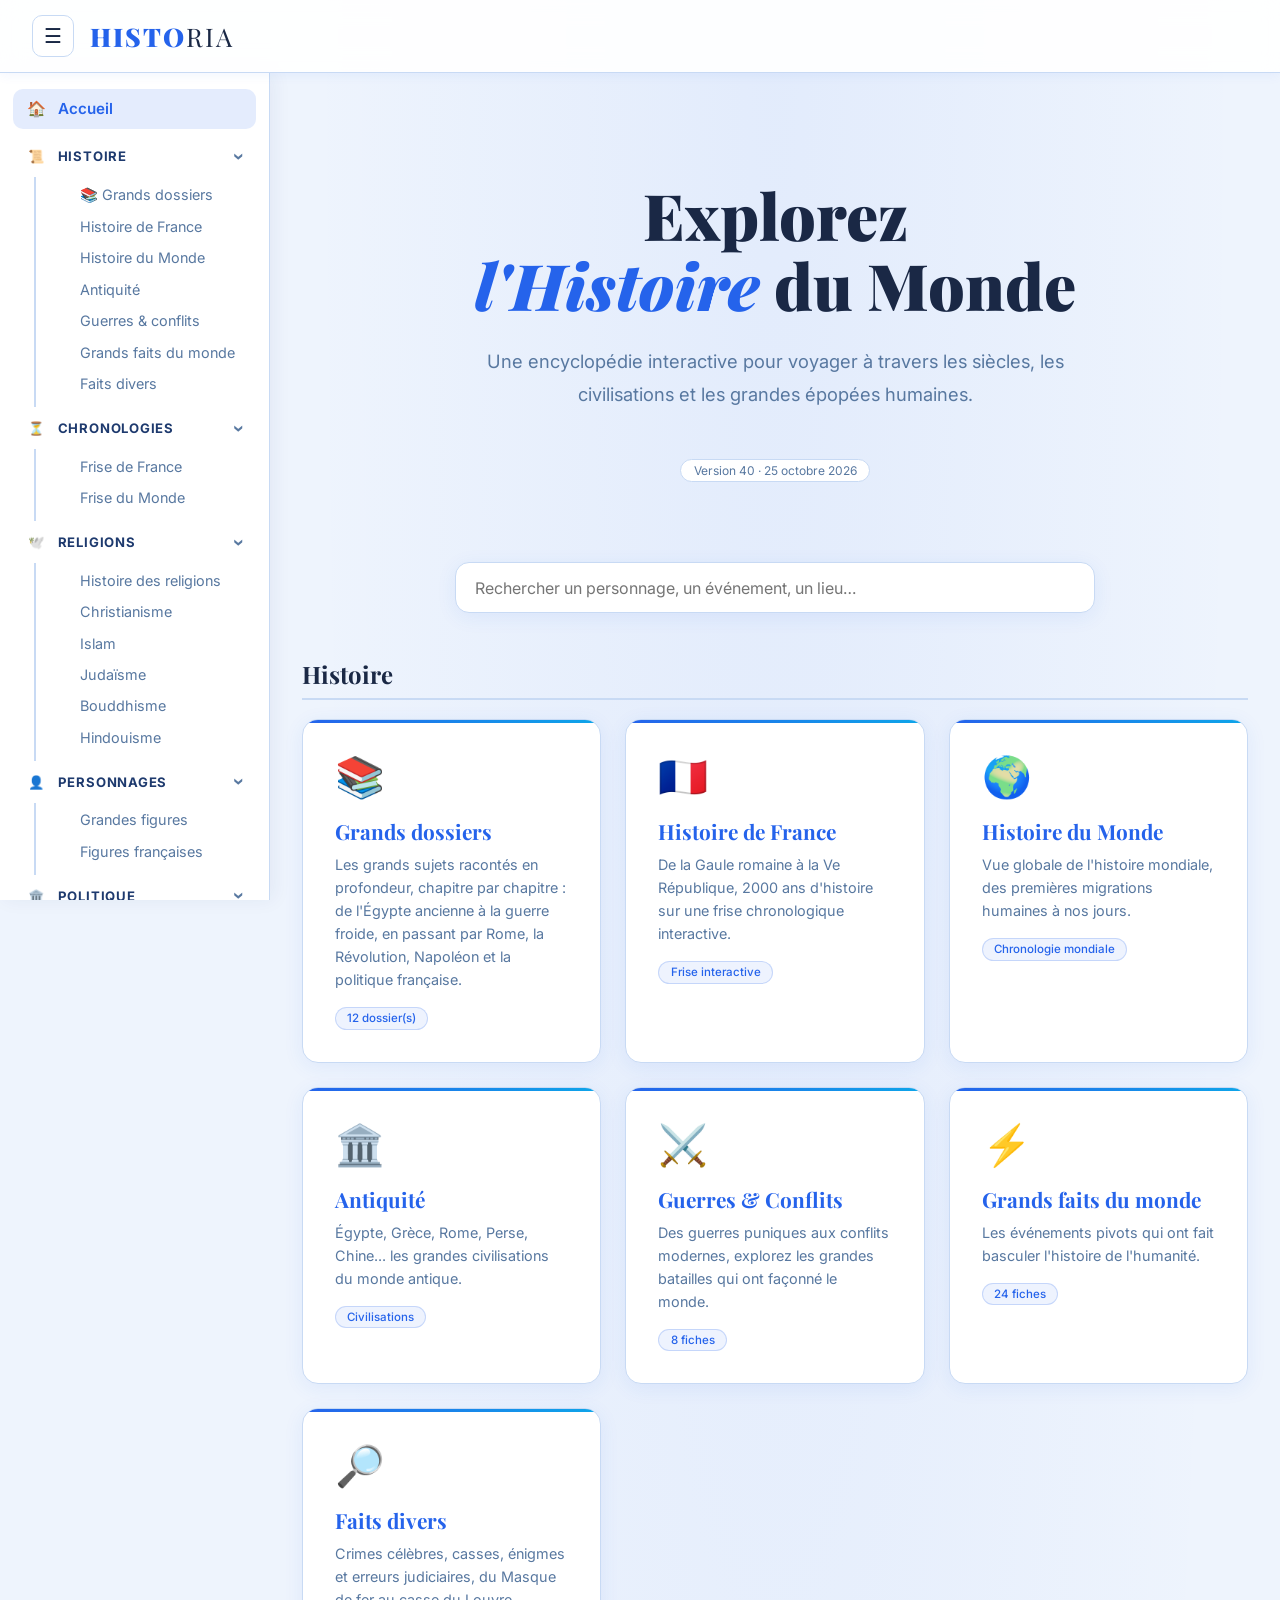
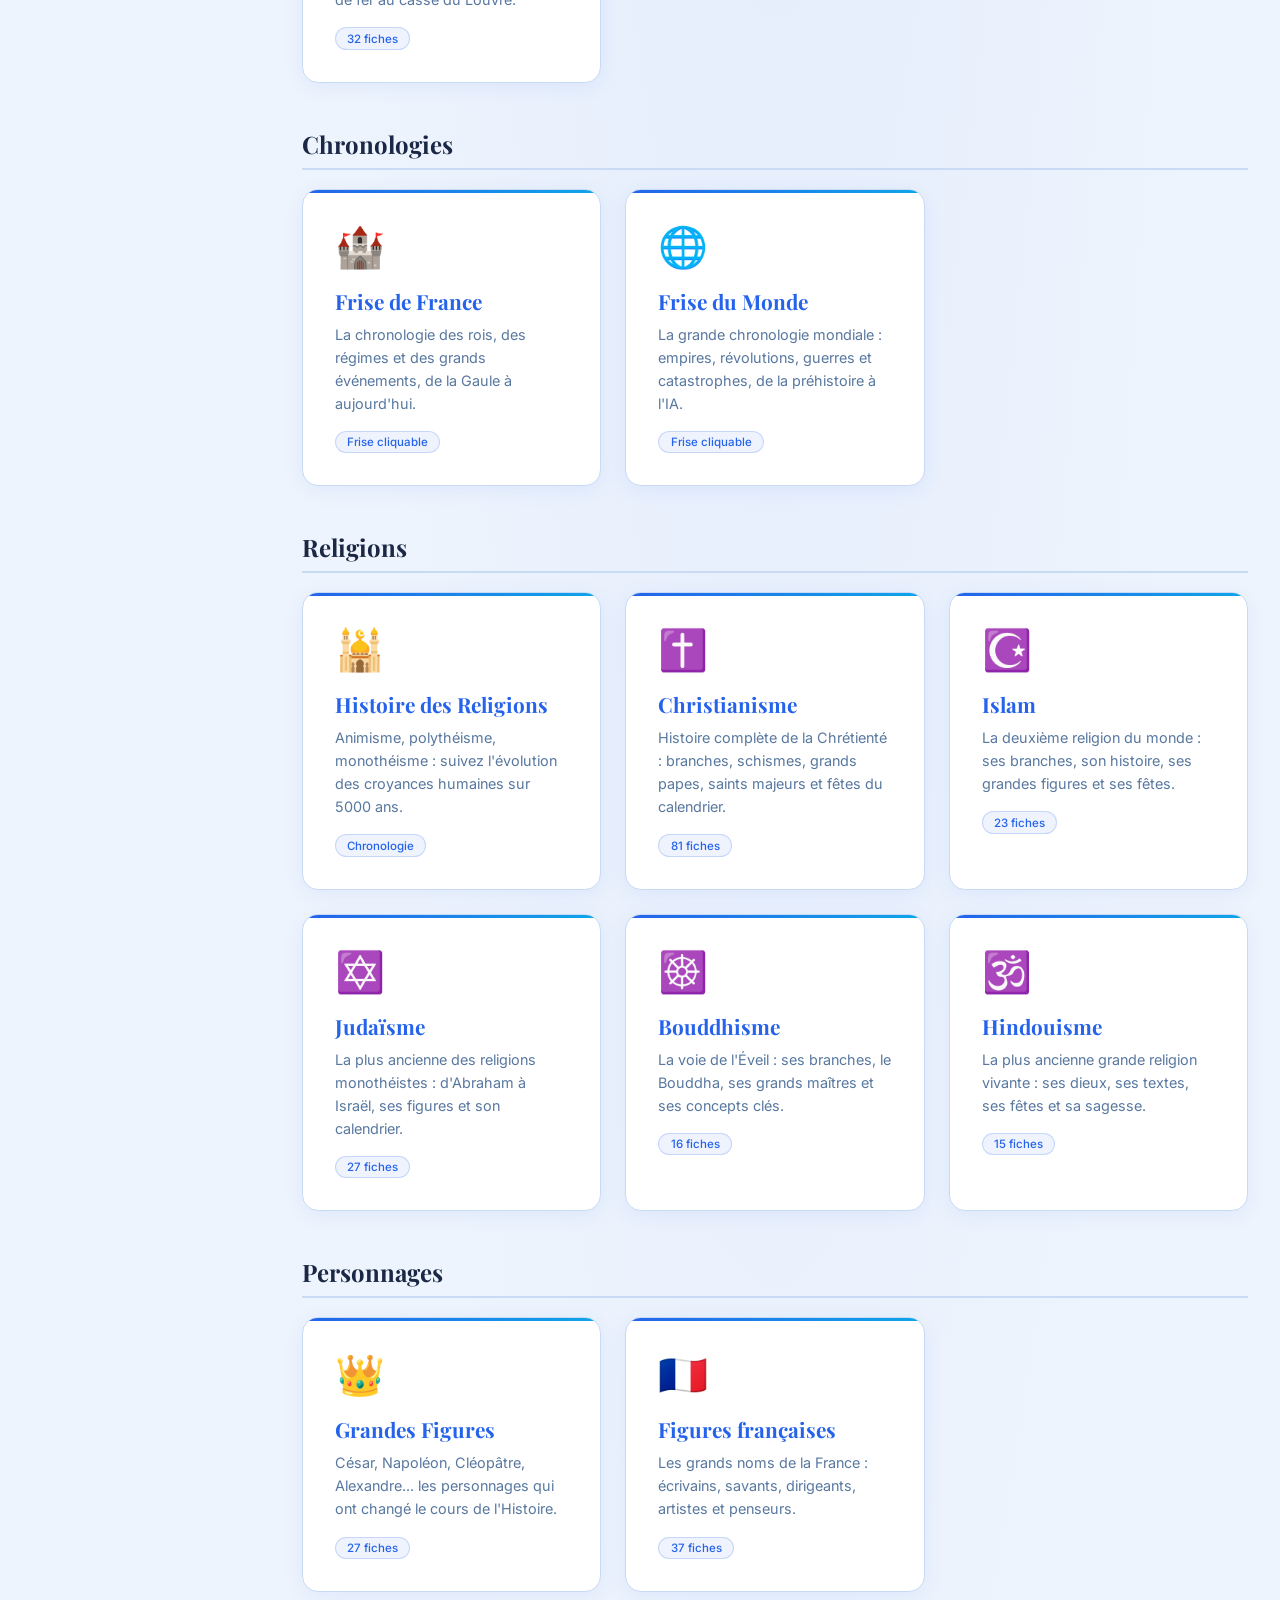
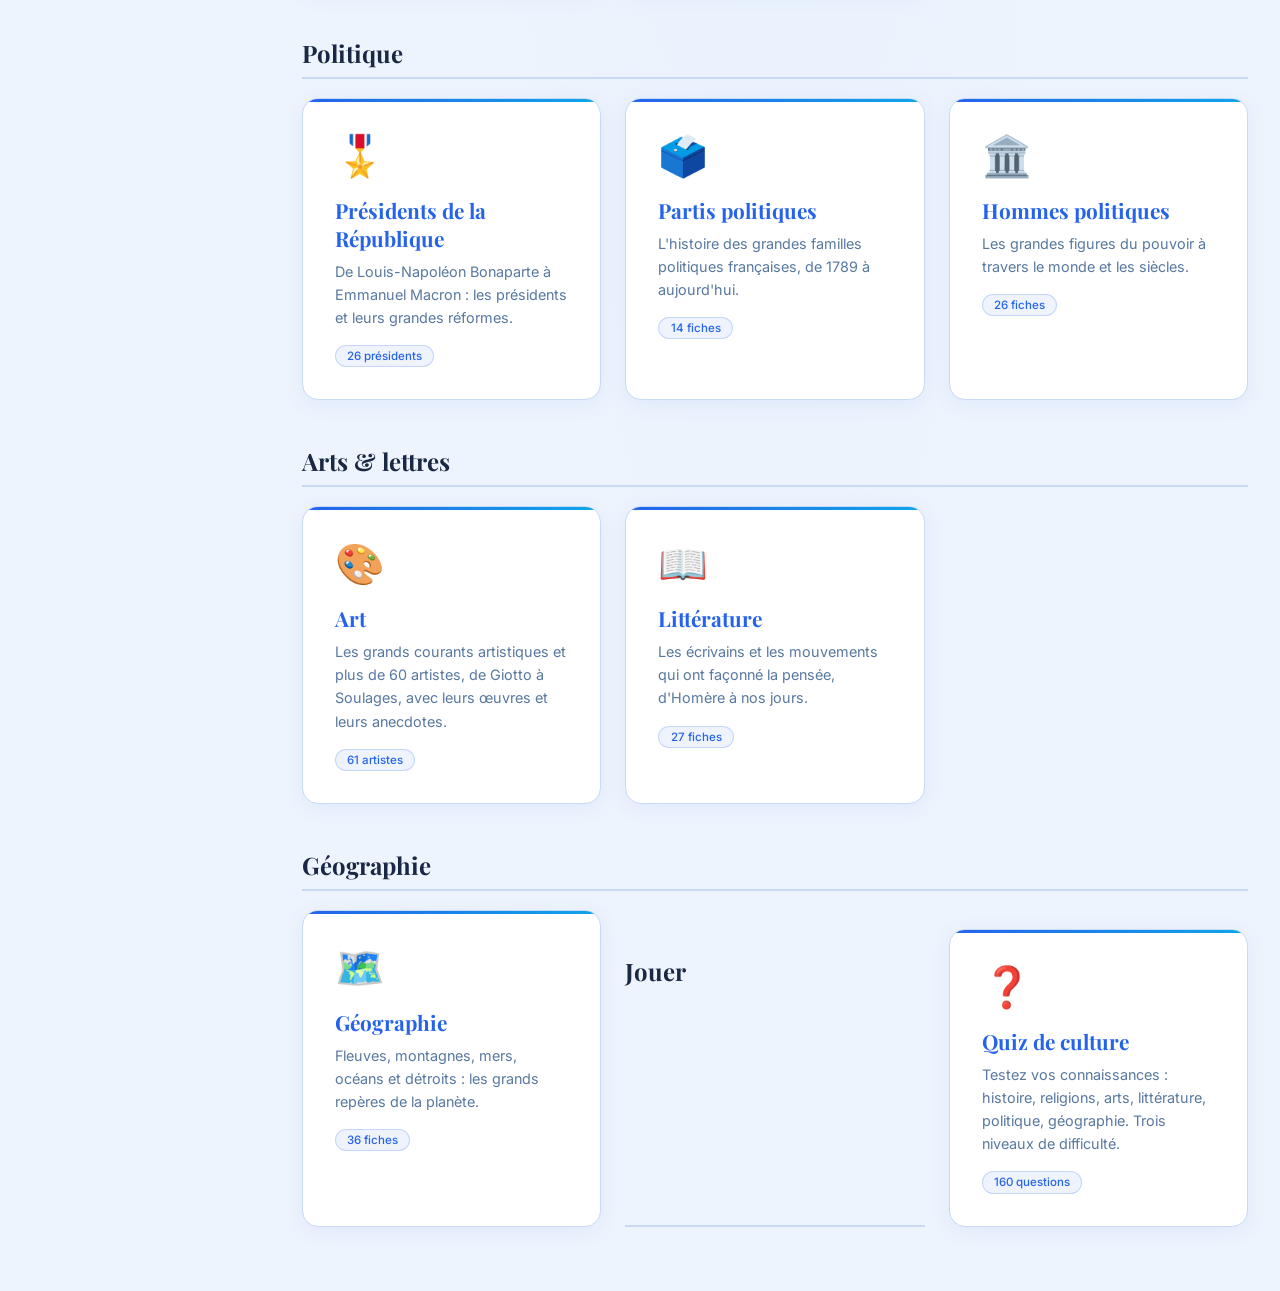
<file: index.html>
<!DOCTYPE html>
<html lang="fr">
<head>
<meta charset="UTF-8">
<meta name="viewport" content="width=device-width, initial-scale=1.0, viewport-fit=cover">
<title>Historia, encyclopédie de culture</title>
<meta name="description" content="Historia, une encyclopédie interactive d'histoire, d'art, de religions, de littérature et de politique">
<meta name="theme-color" content="#1a2845">
<link rel="manifest" href="manifest.json">
<link rel="icon" href="icons/icon-192.png">
<link rel="apple-touch-icon" href="icons/icon-192.png">
<meta name="apple-mobile-web-app-capable" content="yes">
<meta name="apple-mobile-web-app-status-bar-style" content="black-translucent">
<meta name="apple-mobile-web-app-title" content="Historia">
<link href="https://fonts.googleapis.com/css2?family=Playfair+Display:ital,wght@0,400;0,700;0,900;1,400&family=Inter:wght@300;400;500;600&display=swap" rel="stylesheet">
<link rel="stylesheet" href="css/styles.css?v=40">
</head>
<body>
<header>
  <div class="header-inner">
    <button class="sb-toggle" onclick="toggleSidebar()" aria-label="Ouvrir ou fermer le sommaire" title="Sommaire">☰</button>
    <div class="logo" onclick="showSection('home')">HISTO<span>RIA</span></div>
  </div>
</header>
<aside id="sidebar" aria-label="Sommaire"></aside>
<div id="sb-backdrop" onclick="toggleSidebar(false)"></div>

<!-- =================== HOME =================== -->
<section id="home" class="active">
  <div class="container">
    <div class="hero">
      <h1>Explorez<br><em>l'Histoire</em> du Monde</h1>
      <p>Une encyclopédie interactive pour voyager à travers les siècles, les civilisations et les grandes épopées humaines.</p>
      <div class="app-version" id="app-version"></div>
    </div>
    <div class="home-search">
      <input type="search" id="global-search" placeholder="Rechercher un personnage, un événement, un lieu…" autocomplete="off" oninput="globalSearch(this.value)" aria-label="Recherche dans toute l'encyclopédie">
      <div id="search-results" class="search-results"></div>
    </div>
    <h2 class="home-group">Histoire</h2>
    <div class="categories">
      <div class="cat-card" onclick="showSection('dossiers')">
        <span class="cat-icon">📚</span>
        <h3>Grands dossiers</h3>
        <p>Les grands sujets racontés en profondeur, chapitre par chapitre : de l'Égypte ancienne à la guerre froide, en passant par Rome, la Révolution, Napoléon et la politique française.</p>
        <span class="cat-tag" data-count="dossiersData" data-suffix=" dossier(s)"></span>
      </div>
      <div class="cat-card" onclick="showSection('france')">
        <span class="cat-icon">🇫🇷</span>
        <h3>Histoire de France</h3>
        <p>De la Gaule romaine à la Ve République, 2000 ans d'histoire sur une frise chronologique interactive.</p>
        <span class="cat-tag">Frise interactive</span>
      </div>
      <div class="cat-card" onclick="showSection('monde')">
        <span class="cat-icon">🌍</span>
        <h3>Histoire du Monde</h3>
        <p>Vue globale de l'histoire mondiale, des premières migrations humaines à nos jours.</p>
        <span class="cat-tag">Chronologie mondiale</span>
      </div>
      <div class="cat-card" onclick="showSection('antiquite')">
        <span class="cat-icon">🏛️</span>
        <h3>Antiquité</h3>
        <p>Égypte, Grèce, Rome, Perse, Chine... les grandes civilisations du monde antique.</p>
        <span class="cat-tag">Civilisations</span>
      </div>
      <div class="cat-card" onclick="showSection('guerres')">
        <span class="cat-icon">⚔️</span>
        <h3>Guerres & Conflits</h3>
        <p>Des guerres puniques aux conflits modernes, explorez les grandes batailles qui ont façonné le monde.</p>
        <span class="cat-tag" data-count="guerresData"></span>
      </div>
      <div class="cat-card" onclick="showSection('evenements')">
        <span class="cat-icon">⚡</span>
        <h3>Grands faits du monde</h3>
        <p>Les événements pivots qui ont fait basculer l'histoire de l'humanité.</p>
        <span class="cat-tag" data-count="evenementsData"></span>
      </div>
      <div class="cat-card" onclick="showSection('faitsdivers')">
        <span class="cat-icon">🔎</span>
        <h3>Faits divers</h3>
        <p>Crimes célèbres, casses, énigmes et erreurs judiciaires, du Masque de fer au casse du Louvre.</p>
        <span class="cat-tag" data-count="faitsDiversData" data-suffix=" fiches"></span>
      </div>
    </div>
    <h2 class="home-group">Chronologies</h2>
    <div class="categories">
      <div class="cat-card" onclick="showSection('frisefrance')">
        <span class="cat-icon">🏰</span>
        <h3>Frise de France</h3>
        <p>La chronologie des rois, des régimes et des grands événements, de la Gaule à aujourd'hui.</p>
        <span class="cat-tag">Frise cliquable</span>
      </div>
      <div class="cat-card" onclick="showSection('frisemonde')">
        <span class="cat-icon">🌐</span>
        <h3>Frise du Monde</h3>
        <p>La grande chronologie mondiale : empires, révolutions, guerres et catastrophes, de la préhistoire à l'IA.</p>
        <span class="cat-tag">Frise cliquable</span>
      </div>
    </div>
    <h2 class="home-group">Religions</h2>
    <div class="categories">
      <div class="cat-card" onclick="showSection('religions')">
        <span class="cat-icon">🕌</span>
        <h3>Histoire des Religions</h3>
        <p>Animisme, polythéisme, monothéisme : suivez l'évolution des croyances humaines sur 5000 ans.</p>
        <span class="cat-tag">Chronologie</span>
      </div>
      <div class="cat-card" onclick="showSection('christianisme')">
        <span class="cat-icon">✝️</span>
        <h3>Christianisme</h3>
        <p>Histoire complète de la Chrétienté : branches, schismes, grands papes, saints majeurs et fêtes du calendrier.</p>
        <span class="cat-tag" data-count="christData"></span>
      </div>
      <div class="cat-card" onclick="showSection('islam')">
        <span class="cat-icon">☪️</span>
        <h3>Islam</h3>
        <p>La deuxième religion du monde : ses branches, son histoire, ses grandes figures et ses fêtes.</p>
        <span class="cat-tag" data-count="islamData"></span>
      </div>
      <div class="cat-card" onclick="showSection('judaisme')">
        <span class="cat-icon">✡️</span>
        <h3>Judaïsme</h3>
        <p>La plus ancienne des religions monothéistes : d'Abraham à Israël, ses figures et son calendrier.</p>
        <span class="cat-tag" data-count="judData"></span>
      </div>
      <div class="cat-card" onclick="showSection('bouddhisme')">
        <span class="cat-icon">☸️</span>
        <h3>Bouddhisme</h3>
        <p>La voie de l'Éveil : ses branches, le Bouddha, ses grands maîtres et ses concepts clés.</p>
        <span class="cat-tag" data-count="boudData"></span>
      </div>
      <div class="cat-card" onclick="showSection('hindouisme')">
        <span class="cat-icon">🕉️</span>
        <h3>Hindouisme</h3>
        <p>La plus ancienne grande religion vivante : ses dieux, ses textes, ses fêtes et sa sagesse.</p>
        <span class="cat-tag" data-count="hindData"></span>
      </div>
    </div>
    <h2 class="home-group">Personnages</h2>
    <div class="categories">
      <div class="cat-card" onclick="showSection('figures')">
        <span class="cat-icon">👑</span>
        <h3>Grandes Figures</h3>
        <p>César, Napoléon, Cléopâtre, Alexandre... les personnages qui ont changé le cours de l'Histoire.</p>
        <span class="cat-tag" data-count="figuresData"></span>
      </div>
      <div class="cat-card" onclick="showSection('figuresfr')">
        <span class="cat-icon">🇫🇷</span>
        <h3>Figures françaises</h3>
        <p>Les grands noms de la France : écrivains, savants, dirigeants, artistes et penseurs.</p>
        <span class="cat-tag" data-count="figFrData"></span>
      </div>
    </div>
    <h2 class="home-group">Politique</h2>
    <div class="categories">
      <div class="cat-card" onclick="showSection('presidents')">
        <span class="cat-icon">🎖️</span>
        <h3>Présidents de la République</h3>
        <p>De Louis-Napoléon Bonaparte à Emmanuel Macron : les présidents et leurs grandes réformes.</p>
        <span class="cat-tag" data-count="presidentsData" data-suffix=" présidents"></span>
      </div>
      <div class="cat-card" onclick="showSection('partis')">
        <span class="cat-icon">🗳️</span>
        <h3>Partis politiques</h3>
        <p>L'histoire des grandes familles politiques françaises, de 1789 à aujourd'hui.</p>
        <span class="cat-tag" data-count="partisData" data-suffix=" fiches"></span>
      </div>
      <div class="cat-card" onclick="showSection('politique')">
        <span class="cat-icon">🏛️</span>
        <h3>Hommes politiques</h3>
        <p>Les grandes figures du pouvoir à travers le monde et les siècles.</p>
        <span class="cat-tag" data-count="politiqueData"></span>
      </div>
    </div>
    <h2 class="home-group">Arts & lettres</h2>
    <div class="categories">
      <div class="cat-card" onclick="showSection('art')">
        <span class="cat-icon">🎨</span>
        <h3>Art</h3>
        <p>Les grands courants artistiques et plus de 60 artistes, de Giotto à Soulages, avec leurs œuvres et leurs anecdotes.</p>
        <span class="cat-tag" data-count="artistesData" data-suffix=" artistes"></span>
      </div>
      <div class="cat-card" onclick="showSection('litterature')">
        <span class="cat-icon">📖</span>
        <h3>Littérature</h3>
        <p>Les écrivains et les mouvements qui ont façonné la pensée, d'Homère à nos jours.</p>
        <span class="cat-tag" data-count="littData"></span>
      </div>
    </div>
    <h2 class="home-group">Géographie</h2>
    <div class="categories">
      <div class="cat-card" onclick="showSection('geographie')">
        <span class="cat-icon">🗺️</span>
        <h3>Géographie</h3>
        <p>Fleuves, montagnes, mers, océans et détroits : les grands repères de la planète.</p>
        <span class="cat-tag" data-count="geoData"></span>
      </div>
    <h2 class="home-group">Jouer</h2>
    <div class="categories">
      <div class="cat-card" onclick="showSection('quiz')">
        <span class="cat-icon">❓</span>
        <h3>Quiz de culture</h3>
        <p>Testez vos connaissances : histoire, religions, arts, littérature, politique, géographie. Trois niveaux de difficulté.</p>
        <span class="cat-tag" data-count="quizData" data-suffix=" questions"></span>
      </div>
    </div>
    </div>
  </div>
</section>

<!-- =================== FRANCE =================== -->
<section id="france">
  <div class="container">
    <button class="back-btn" onclick="showSection('home')">← Accueil</button>
    <div class="section-header">
      <h2>Histoire de France</h2>
      <p>2000 ans d'histoire — de la Gaule romaine à la République moderne. Cliquez sur chaque période pour en savoir plus.</p>
    </div>
    <div class="timeline-controls">
      <button class="era-btn active" onclick="filterEra('all',this)">Toutes les périodes</button>
      <button class="era-btn" onclick="filterEra('antiquite',this)">Antiquité</button>
      <button class="era-btn" onclick="filterEra('medieval',this)">Moyen Âge</button>
      <button class="era-btn" onclick="filterEra('moderne',this)">Époque moderne</button>
      <button class="era-btn" onclick="filterEra('contemporain',this)">Époque contemporaine</button>
    </div>
    <div class="timeline" id="france-timeline"></div>
  </div>
</section>

<!-- =================== GUERRES =================== -->
<section id="guerres">
  <div class="container">
    <button class="back-btn" onclick="showSection('home')">← Accueil</button>
    <div class="section-header">
      <h2>Guerres & Conflits</h2>
      <p>Les grands conflits qui ont redessiné la carte du monde.</p>
    </div>
    <div class="wars-grid" id="wars-list"></div>
  </div>
</section>

<!-- =================== RELIGIONS =================== -->
<section id="religions">
  <div class="container">
    <button class="back-btn" onclick="showSection('home')">← Accueil</button>
    <div class="section-header">
      <h2>Histoire des Religions</h2>
      <p>5000 ans de spiritualité humaine — des premières croyances animistes aux grands monothéismes.</p>
    </div>
    <div class="religion-timeline" id="religion-list"></div>
  </div>
</section>

<!-- =================== ANTIQUITE =================== -->
<section id="antiquite">
  <div class="container">
    <button class="back-btn" onclick="showSection('home')">← Accueil</button>
    <div class="section-header">
      <h2>Antiquité</h2>
      <p>Les grandes civilisations du monde antique, de -3000 à 476 ap. J.-C.</p>
    </div>
    <div class="antiq-grid" id="antiq-list"></div>
  </div>
</section>

<!-- =================== GRANDES FIGURES =================== -->
<section id="figures">
  <div class="container">
    <button class="back-btn" onclick="showSection('home')">← Accueil</button>
    <div class="section-header">
      <h2>Grandes Figures</h2>
      <p>Les hommes et femmes qui ont changé le cours de l'Histoire — conquérants, penseurs, révolutionnaires.</p>
    </div>
    <div class="figures-filters">
      <button class="fig-filter-btn active" onclick="filterFigures('all',this)">Tous</button>
      <button class="fig-filter-btn" onclick="filterFigures('conquerant',this)">⚔️ Conquérants</button>
      <button class="fig-filter-btn" onclick="filterFigures('dirigeant',this)">👑 Dirigeants</button>
      <button class="fig-filter-btn" onclick="filterFigures('penseur',this)">🧠 Penseurs</button>
      <button class="fig-filter-btn" onclick="filterFigures('revolutionnaire',this)">🔥 Révolutionnaires</button>
      <button class="fig-filter-btn" onclick="filterFigures('resistant',this)">✊ Résistants</button>
      <button class="fig-filter-btn" onclick="filterFigures('roi',this)">👑 Rois</button>
      <button class="fig-filter-btn" onclick="filterFigures('ecrivain',this)">✒️ Écrivains</button>
      <button class="fig-filter-btn" onclick="filterFigures('scientifique',this)">🔬 Scientifiques</button>
      <button class="fig-filter-btn" onclick="filterFigures('artiste',this)">🎨 Artistes</button>
    </div>
    <div class="figures-grid" id="figures-grid"></div>
  </div>
</section>

<!-- =================== HISTOIRE DU MONDE =================== -->
<section id="monde">
  <div class="container">
    <button class="back-btn" onclick="showSection('home')">← Accueil</button>
    <div class="section-header">
      <h2>Histoire du Monde</h2>
      <p>Des premières migrations humaines à nos jours — 300 000 ans d'aventure humaine sur tous les continents.</p>
    </div>
    <div class="timeline-controls">
      <button class="era-btn active" onclick="filterMondeEra('all',this)">Toutes les périodes</button>
      <button class="era-btn" onclick="filterMondeEra('prehistoire',this)">🌿 Préhistoire</button>
      <button class="era-btn" onclick="filterMondeEra('antiquite',this)">🏺 Premières civilisations</button>
      <button class="era-btn" onclick="filterMondeEra('classique',this)">🏛️ Antiquité classique</button>
      <button class="era-btn" onclick="filterMondeEra('medieval',this)">⚔️ Moyen Âge mondial</button>
      <button class="era-btn" onclick="filterMondeEra('moderne',this)">🌊 Grandes découvertes</button>
      <button class="era-btn" onclick="filterMondeEra('industriel',this)">🏭 Révolutions & guerres</button>
      <button class="era-btn" onclick="filterMondeEra('contemporain',this)">🌐 Monde contemporain</button>
    </div>
    <div class="timeline" id="monde-timeline"></div>
  </div>
</section>


<!-- =================== ART =================== -->
<section id="art">
  <div class="container">
    <button class="back-btn" onclick="showSection('home')">← Accueil</button>
    <div class="section-header">
      <h2>Art</h2>
      <p>Les grands courants artistiques du Moyen Âge à l'art contemporain, puis les artistes qui les ont incarnés.</p>
      <button class="jump-btn" onclick="document.getElementById('artistes').scrollIntoView({behavior:'smooth'})">Voir les grands artistes ↓</button>
    </div>
    <div class="figures-filters">
      <button class="fig-filter-btn active" onclick="filterEncGrid('art-grid','all',this)">Tous</button>
      <button class="fig-filter-btn" onclick="filterEncGrid('art-grid','medieval',this)">Médiéval</button>
      <button class="fig-filter-btn" onclick="filterEncGrid('art-grid','renaissance',this)">Renaissance</button>
      <button class="fig-filter-btn" onclick="filterEncGrid('art-grid','baroque',this)">Baroque & Classique</button>
      <button class="fig-filter-btn" onclick="filterEncGrid('art-grid','xixe',this)">XIXᵉ siècle</button>
      <button class="fig-filter-btn" onclick="filterEncGrid('art-grid','moderne',this)">Moderne & Contemporain</button>
    </div>
    <div class="enc-grid" id="art-grid"></div>

    <div class="section-header sub-header" id="artistes">
      <h2>Les grands artistes</h2>
      <p>Peintres et sculpteurs, de Giotto à Soulages : dates, courant, œuvres phares et anecdotes.</p>
    </div>
    <div class="figures-filters">
      <button class="fig-filter-btn active" onclick="filterEncGrid('artistes-grid','all',this)">Tous</button>
      <button class="fig-filter-btn" onclick="filterEncGrid('artistes-grid','fr',this)">🇫🇷 Français</button>
      <button class="fig-filter-btn" onclick="filterEncGrid('artistes-grid','renaissance',this)">Renaissance</button>
      <button class="fig-filter-btn" onclick="filterEncGrid('artistes-grid','classique',this)">XVIIᵉ – XVIIIᵉ</button>
      <button class="fig-filter-btn" onclick="filterEncGrid('artistes-grid','xixe',this)">XIXᵉ siècle</button>
      <button class="fig-filter-btn" onclick="filterEncGrid('artistes-grid','moderne',this)">XXᵉ siècle</button>
    </div>
    <div class="enc-grid" id="artistes-grid"></div>
  </div>
</section>

<!-- =================== LITTERATURE =================== -->
<section id="litterature">
  <div class="container">
    <button class="back-btn" onclick="showSection('home')">← Accueil</button>
    <div class="section-header">
      <h2>Littérature</h2>
      <p>Les écrivains et mouvements qui ont marqué la littérature mondiale.</p>
    </div>
    <div class="figures-filters">
      <button class="fig-filter-btn active" onclick="filterEncGrid('litt-grid','all',this)">Tous</button>
      <button class="fig-filter-btn" onclick="filterEncGrid('litt-grid','antiquite',this)">Antiquité</button>
      <button class="fig-filter-btn" onclick="filterEncGrid('litt-grid','medieval',this)">Moyen Âge</button>
      <button class="fig-filter-btn" onclick="filterEncGrid('litt-grid','classique',this)">Époque classique</button>
      <button class="fig-filter-btn" onclick="filterEncGrid('litt-grid','xixe',this)">XIXᵉ siècle</button>
      <button class="fig-filter-btn" onclick="filterEncGrid('litt-grid','moderne',this)">XXᵉ – XXIᵉ</button>
    </div>
    <div class="enc-grid" id="litt-grid"></div>
  </div>
</section>

<!-- =================== POLITIQUE =================== -->
<section id="politique">
  <div class="container">
    <button class="back-btn" onclick="showSection('home')">← Accueil</button>
    <div class="section-header">
      <h2>Hommes politiques</h2>
      <p>Les grandes figures du pouvoir à travers le monde et les siècles.</p>
    </div>
    <div class="figures-filters">
      <button class="fig-filter-btn active" onclick="filterEncGrid('politique-grid','all',this)">Tous</button>
      <button class="fig-filter-btn" onclick="filterEncGrid('politique-grid','antiquite',this)">Antiquité & Moyen Âge</button>
      <button class="fig-filter-btn" onclick="filterEncGrid('politique-grid','moderne',this)">Époque moderne</button>
      <button class="fig-filter-btn" onclick="filterEncGrid('politique-grid','xixe',this)">XIXᵉ siècle</button>
      <button class="fig-filter-btn" onclick="filterEncGrid('politique-grid','contemporain',this)">XXᵉ – XXIᵉ</button>
    </div>
    <div class="enc-grid" id="politique-grid"></div>
  </div>
</section>

<!-- =================== EVENEMENTS =================== -->
<section id="evenements">
  <div class="container">
    <button class="back-btn" onclick="showSection('home')">← Accueil</button>
    <div class="section-header">
      <h2>Grands faits du monde</h2>
      <p>Les événements pivots qui ont fait basculer l'histoire de l'humanité.</p>
    </div>
    <div class="figures-filters">
      <button class="fig-filter-btn active" onclick="filterEncGrid('evenements-grid','all',this)">Tous</button>
      <button class="fig-filter-btn" onclick="filterEncGrid('evenements-grid','antiquite',this)">Antiquité</button>
      <button class="fig-filter-btn" onclick="filterEncGrid('evenements-grid','medieval',this)">Moyen Âge</button>
      <button class="fig-filter-btn" onclick="filterEncGrid('evenements-grid','moderne',this)">Époque moderne</button>
      <button class="fig-filter-btn" onclick="filterEncGrid('evenements-grid','contemporain',this)">Époque contemporaine</button>
    </div>
    <div class="enc-grid" id="evenements-grid"></div>
  </div>
</section>

<!-- =================== GEOGRAPHIE =================== -->
<section id="geographie">
  <div class="container">
    <button class="back-btn" onclick="showSection('home')">← Accueil</button>
    <div class="section-header">
      <h2>Géographie</h2>
      <p>Les grands repères physiques de la planète : fleuves, montagnes, mers, océans, détroits.</p>
    </div>
    <div class="figures-filters">
      <button class="fig-filter-btn active" onclick="filterGeo('all',this)">Tous</button>
      <button class="fig-filter-btn" onclick="filterGeo('fleuve',this)">Fleuves</button>
      <button class="fig-filter-btn" onclick="filterGeo('montagne',this)">Montagnes</button>
      <button class="fig-filter-btn" onclick="filterGeo('mer',this)">Mers</button>
      <button class="fig-filter-btn" onclick="filterGeo('ocean',this)">Océans</button>
      <button class="fig-filter-btn" onclick="filterGeo('detroit',this)">Détroits</button>
      <button class="fig-filter-btn" onclick="filterGeo('desert',this)">Déserts</button>
    </div>
    <div class="geo-views">
      <button class="geo-view-btn active" onclick="setGeoView('liste',this)">📋 Liste</button>
      <button class="geo-view-btn" onclick="setGeoView('carte',this)">🗺️ Carte</button>
    </div>
    <div class="enc-grid" id="geo-grid"></div>
    <div id="geo-map-wrap" style="display:none">
      <div class="geo-regions">
        <button class="geo-region-btn active" onclick="focusGeoRegion('monde',this)">🌍 Monde</button>
        <button class="geo-region-btn" onclick="focusGeoRegion('europe',this)">Europe</button>
        <button class="geo-region-btn" onclick="focusGeoRegion('afrique',this)">Afrique</button>
        <button class="geo-region-btn" onclick="focusGeoRegion('asie',this)">Asie</button>
        <button class="geo-region-btn" onclick="focusGeoRegion('ameriques',this)">Amériques</button>
        <button class="geo-region-btn" onclick="focusGeoRegion('oceanie',this)">Océanie</button>
        <button class="geo-region-btn" onclick="focusGeoRegion('france',this)">🇫🇷 France</button>
        <button class="geo-region-btn" onclick="focusGeoRegion('regions',this)">📍 Régions</button>
      </div>
      <svg id="geo-map" viewBox="0 0 1000 500" preserveAspectRatio="xMidYMid meet" xmlns="http://www.w3.org/2000/svg">
        <rect id="geo-ocean" x="0" y="0" width="1000" height="500"/>
        <g id="geo-zoom">
          <g id="geo-countries"></g>
          <g id="geo-regions-layer"></g>
          <g id="geo-markers"></g>
        </g>
      </svg>
      <button id="geo-reset" onclick="resetGeoZoom()" title="Revenir à la vue globale" aria-label="Vue globale">↺</button>
      <div class="geo-map-hint">Pince ou molette pour zoomer, glisse pour te déplacer. Les boutons ci-dessus cadrent sur une zone. Touche une bulle pour ouvrir la fiche.</div>
    </div>
  </div>
</section>


<!-- =================== CHRISTIANISME =================== -->
<section id="christianisme">
  <div class="container">
    <button class="back-btn" onclick="showSection('home')">← Accueil</button>
    <div class="section-header">
      <h2>Christianisme</h2>
      <p>Deux mille ans d'histoire de la Chrétienté : ses branches, ses schismes, ses grands papes, ses saints et son calendrier.</p>
    </div>
    <div class="figures-filters">
      <button class="fig-filter-btn active" onclick="filterEncGrid('christ-grid','all',this)">Tous</button>
      <button class="fig-filter-btn" onclick="filterEncGrid('christ-grid','courants',this)">Branches</button>
      <button class="fig-filter-btn" onclick="filterEncGrid('christ-grid','histoire',this)">Histoire & schismes</button>
      <button class="fig-filter-btn" onclick="filterEncGrid('christ-grid','papes',this)">Grands papes</button>
      <button class="fig-filter-btn" onclick="filterEncGrid('christ-grid','saints',this)">Saints</button>
      <button class="fig-filter-btn" onclick="filterEncGrid('christ-grid','calendrier',this)">Calendrier</button>
    </div>
    <div class="enc-grid" id="christ-grid"></div>
  </div>
</section>


<!-- =================== ISLAM =================== -->
<section id="islam">
  <div class="container">
    <button class="back-btn" onclick="showSection('home')">← Accueil</button>
    <div class="section-header">
      <h2>Islam</h2>
      <p>La deuxième religion du monde : branches, histoire, grandes figures et calendrier.</p>
    </div>
    <div class="figures-filters">
      <button class="fig-filter-btn active" onclick="filterEncGrid('islam-grid','all',this)">Tous</button>
      <button class="fig-filter-btn" onclick="filterEncGrid('islam-grid','courants',this)">Branches</button>
      <button class="fig-filter-btn" onclick="filterEncGrid('islam-grid','histoire',this)">Histoire</button>
      <button class="fig-filter-btn" onclick="filterEncGrid('islam-grid','figures',this)">Figures</button>
      <button class="fig-filter-btn" onclick="filterEncGrid('islam-grid','calendrier',this)">Calendrier</button>
    </div>
    <div class="enc-grid" id="islam-grid"></div>
  </div>
</section>

<!-- =================== JUDAISME =================== -->
<section id="judaisme">
  <div class="container">
    <button class="back-btn" onclick="showSection('home')">← Accueil</button>
    <div class="section-header">
      <h2>Judaïsme</h2>
      <p>La plus ancienne des religions monothéistes : d'Abraham à nos jours, figures et fêtes.</p>
    </div>
    <div class="figures-filters">
      <button class="fig-filter-btn active" onclick="filterEncGrid('jud-grid','all',this)">Tous</button>
      <button class="fig-filter-btn" onclick="filterEncGrid('jud-grid','courants',this)">Branches</button>
      <button class="fig-filter-btn" onclick="filterEncGrid('jud-grid','histoire',this)">Histoire</button>
      <button class="fig-filter-btn" onclick="filterEncGrid('jud-grid','figures',this)">Figures</button>
      <button class="fig-filter-btn" onclick="filterEncGrid('jud-grid','calendrier',this)">Calendrier</button>
    </div>
    <div class="enc-grid" id="jud-grid"></div>
  </div>
</section>


<!-- =================== BOUDDHISME =================== -->
<section id="bouddhisme">
  <div class="container">
    <button class="back-btn" onclick="showSection('home')">← Accueil</button>
    <div class="section-header"><h2>Bouddhisme</h2><p>La voie de l'Éveil : branches, histoire, grands maîtres et concepts.</p></div>
    <div class="figures-filters">
      <button class="fig-filter-btn active" onclick="filterEncGrid('boud-grid','all',this)">Tous</button>
      <button class="fig-filter-btn" onclick="filterEncGrid('boud-grid','courants',this)">Branches</button>
      <button class="fig-filter-btn" onclick="filterEncGrid('boud-grid','histoire',this)">Histoire</button>
      <button class="fig-filter-btn" onclick="filterEncGrid('boud-grid','figures',this)">Figures</button>
      <button class="fig-filter-btn" onclick="filterEncGrid('boud-grid','calendrier',this)">Concepts & fêtes</button>
    </div>
    <div class="enc-grid" id="boud-grid"></div>
  </div>
</section>

<!-- =================== HINDOUISME =================== -->
<section id="hindouisme">
  <div class="container">
    <button class="back-btn" onclick="showSection('home')">← Accueil</button>
    <div class="section-header"><h2>Hindouisme</h2><p>Dieux, textes sacrés, concepts et grandes fêtes de l'hindouisme.</p></div>
    <div class="figures-filters">
      <button class="fig-filter-btn active" onclick="filterEncGrid('hind-grid','all',this)">Tous</button>
      <button class="fig-filter-btn" onclick="filterEncGrid('hind-grid','courants',this)">Courants</button>
      <button class="fig-filter-btn" onclick="filterEncGrid('hind-grid','histoire',this)">Histoire</button>
      <button class="fig-filter-btn" onclick="filterEncGrid('hind-grid','figures',this)">Dieux & figures</button>
      <button class="fig-filter-btn" onclick="filterEncGrid('hind-grid','calendrier',this)">Concepts & fêtes</button>
    </div>
    <div class="enc-grid" id="hind-grid"></div>
  </div>
</section>

<!-- =================== FIGURESFR =================== -->
<section id="figuresfr">
  <div class="container">
    <button class="back-btn" onclick="showSection('home')">← Accueil</button>
    <div class="section-header"><h2>Figures françaises</h2><p>Les grands noms de la France, par domaine.</p></div>
    <div class="figures-filters">
      <button class="fig-filter-btn active" onclick="filterEncGrid('figfr-grid','all',this)">Tous</button>
      <button class="fig-filter-btn" onclick="filterEncGrid('figfr-grid','ecrivains',this)">Écrivains</button>
      <button class="fig-filter-btn" onclick="filterEncGrid('figfr-grid','sciences',this)">Sciences</button>
      <button class="fig-filter-btn" onclick="filterEncGrid('figfr-grid','politique',this)">Politique & militaire</button>
      <button class="fig-filter-btn" onclick="filterEncGrid('figfr-grid','arts',this)">Arts</button>
      <button class="fig-filter-btn" onclick="filterEncGrid('figfr-grid','pensee',this)">Pensée</button>
    </div>
    <div class="enc-grid" id="figfr-grid"></div>
  </div>
</section>


<!-- =================== FRISE DE FRANCE =================== -->
<section id="frisefrance">
  <div class="container">
    <button class="back-btn" onclick="showSection('home')">← Accueil</button>
    <div class="section-header">
      <h2>Frise de France</h2>
      <p>Rois, régimes et grands événements, de la Gaule à nos jours. Touchez une entrée pour en savoir plus.</p>
    </div>
    <div class="figures-filters">
      <button class="fig-filter-btn active" onclick="filterFriseType('all',this)">Tous</button>
      <button class="fig-filter-btn" onclick="filterFriseType('roi',this)">👑 Rois</button>
      <button class="fig-filter-btn" onclick="filterFriseType('regime',this)">🏛️ Régimes</button>
      <button class="fig-filter-btn" onclick="filterFriseType('evenement',this)">⚡ Événements</button>
    </div>
    <div class="timeline" id="frise-timeline"></div>
  </div>
</section>


<!-- =================== FRISE DU MONDE =================== -->
<section id="frisemonde">
  <div class="container">
    <button class="back-btn" onclick="showSection('home')">← Accueil</button>
    <div class="section-header">
      <h2>Frise du Monde</h2>
      <p>Empires, révolutions, grandes guerres et catastrophes, de la préhistoire à nos jours. Touchez une entrée pour en savoir plus.</p>
    </div>
    <div class="figures-filters">
      <button class="fig-filter-btn active" onclick="filterFriseMonde('all',this)">Tous</button>
      <button class="fig-filter-btn" onclick="filterFriseMonde('empire',this)">🏛️ Empires</button>
      <button class="fig-filter-btn" onclick="filterFriseMonde('revolution',this)">⚡ Révolutions</button>
      <button class="fig-filter-btn" onclick="filterFriseMonde('evenement',this)">⚔️ Événements</button>
      <button class="fig-filter-btn" onclick="filterFriseMonde('catastrophe',this)">☢️ Catastrophes</button>
    </div>
    <div class="timeline" id="frisemonde-timeline"></div>
  </div>
</section>

<!-- =================== FAITS DIVERS =================== -->
<section id="faitsdivers">
  <div class="container">
    <button class="back-btn" onclick="showSection('home')">← Accueil</button>
    <div class="section-header">
      <h2>Faits divers</h2>
      <p>Crimes célèbres, vols spectaculaires, énigmes jamais résolues et grandes affaires judiciaires.</p>
    </div>
    <div class="figures-filters">
      <button class="fig-filter-btn active" onclick="filterEncGrid('faitsdivers-grid','all',this)">Tous</button>
      <button class="fig-filter-btn" onclick="filterEncGrid('faitsdivers-grid','crime',this)">🔪 Crimes</button>
      <button class="fig-filter-btn" onclick="filterEncGrid('faitsdivers-grid','vol',this)">💰 Vols & escroqueries</button>
      <button class="fig-filter-btn" onclick="filterEncGrid('faitsdivers-grid','enigme',this)">❓ Énigmes</button>
      <button class="fig-filter-btn" onclick="filterEncGrid('faitsdivers-grid','justice',this)">⚖️ Affaires judiciaires</button>
    </div>
    <div class="enc-grid" id="faitsdivers-grid"></div>
  </div>
</section>

<!-- =================== PRÉSIDENTS DE LA RÉPUBLIQUE =================== -->
<section id="presidents">
  <div class="container">
    <button class="back-btn" onclick="showSection('home')">← Accueil</button>
    <div class="section-header">
      <h2>Présidents de la République</h2>
      <p>Tous les présidents depuis 1848, et en détail ceux de la Ve République avec leurs principales réformes.</p>
    </div>
    <div class="figures-filters">
      <button class="fig-filter-btn active" onclick="filterEncGrid('presidents-grid','all',this)">Tous</button>
      <button class="fig-filter-btn" onclick="filterEncGrid('presidents-grid','ve',this)">Ve République</button>
      <button class="fig-filter-btn" onclick="filterEncGrid('presidents-grid','ive',this)">IVe République</button>
      <button class="fig-filter-btn" onclick="filterEncGrid('presidents-grid','iiie',this)">IIIe République</button>
      <button class="fig-filter-btn" onclick="filterEncGrid('presidents-grid','iie',this)">IIe République</button>
    </div>
    <div class="enc-grid" id="presidents-grid"></div>
  </div>
</section>

<!-- =================== PARTIS POLITIQUES =================== -->
<section id="partis">
  <div class="container">
    <button class="back-btn" onclick="showSection('home')">← Accueil</button>
    <div class="section-header">
      <h2>Partis politiques</h2>
      <p>Naissance et évolution des grandes familles politiques françaises.</p>
    </div>
    <div class="figures-filters">
      <button class="fig-filter-btn active" onclick="filterEncGrid('partis-grid','all',this)">Tous</button>
      <button class="fig-filter-btn" onclick="filterEncGrid('partis-grid','reperes',this)">📌 Repères</button>
      <button class="fig-filter-btn" onclick="filterEncGrid('partis-grid','gauche',this)">Gauche</button>
      <button class="fig-filter-btn" onclick="filterEncGrid('partis-grid','centre',this)">Centre</button>
      <button class="fig-filter-btn" onclick="filterEncGrid('partis-grid','droite',this)">Droite</button>
      <button class="fig-filter-btn" onclick="filterEncGrid('partis-grid','nationaliste',this)">Extrême droite</button>
    </div>
    <div class="enc-grid" id="partis-grid"></div>
  </div>
</section>

<!-- =================== PAGE DE LECTURE =================== -->
<section id="article">
  <div class="container article-wrap">
    <button class="back-btn" onclick="articleBack()">← Retour</button>
    <div class="art-header">
      <h1 id="art-title"></h1>
      <div class="art-dates" id="art-dates"></div>
    </div>
    <div class="art-layout" id="art-layout">
      <div class="art-main">
        <div class="art-toc" id="art-toc"></div>
        <div class="modal-body article-body" id="art-body"></div>
        <div class="art-related" id="art-related"></div>
        <div class="art-nav" id="art-nav"></div>
      </div>
      <aside class="art-side" id="art-side"></aside>
    </div>
  </div>
</section>

<!-- =================== GRANDS DOSSIERS =================== -->
<section id="dossiers">
  <div class="container">
    <button class="back-btn" onclick="showSection('home')">← Accueil</button>
    <div class="section-header">
      <h2>Grands dossiers</h2>
      <p>Les grands sujets racontés en profondeur, chapitre par chapitre.</p>
    </div>
    <div class="enc-grid" id="dossiers-grid"></div>
  </div>
</section>

<!-- =================== QUIZ =================== -->
<section id="quiz">
  <div class="container quiz-wrap">
    <button class="back-btn" onclick="showSection('home')">← Accueil</button>
    <div class="section-header">
      <h2>Quiz de culture</h2>
      <p>Dix questions tirées au hasard. Après chaque réponse, une explication et un lien vers la fiche.</p>
    </div>
    <div id="quiz-setup">
      <div class="quiz-label">Thème</div>
      <div class="figures-filters" id="quiz-themes"></div>
      <div class="quiz-label">Difficulté</div>
      <div class="figures-filters" id="quiz-levels"></div>
      <button class="quiz-start" onclick="quizStart()">Commencer</button>
      <div class="quiz-best" id="quiz-best"></div>
    </div>
    <div id="quiz-play" style="display:none"></div>
  </div>
</section>

<!-- =================== MODAL =================== -->
<div class="modal-overlay" id="modal" onclick="closeModal(event)">
  <div class="modal">
    <div class="modal-header">
      <h2 id="modal-title"></h2>
      <div class="modal-dates" id="modal-dates"></div>
      <button class="modal-close" onclick="closeModalBtn()">✕</button>
    </div>
    <div class="modal-body" id="modal-body"></div>
  </div>
</div>

<!-- Données (un fichier par thème, faciles à enrichir) -->
<script src="data/francePeriodes.js?v=40"></script>
<script src="data/friseFrData.js?v=40"></script>
<script src="data/friseFrPages.js?v=40"></script>
<script src="data/guerresData.js?v=40"></script>
<script src="data/relData.js?v=40"></script>
<script src="data/antiqData.js?v=40"></script>
<script src="data/figuresData.js?v=40"></script>
<script src="data/mondePeriodes.js?v=40"></script>
<script src="data/friseMondeData.js?v=40"></script>
<script src="data/friseMondePages.js?v=40"></script>
<script src="data/artData.js?v=40"></script>
<script src="data/artistesData.js?v=40"></script>
<script src="data/littData.js?v=40"></script>
<script src="data/politiqueData.js?v=40"></script>
<script src="data/evenementsData.js?v=40"></script>
<script src="data/christData.js?v=40"></script>
<script src="data/islamData.js?v=40"></script>
<script src="data/judData.js?v=40"></script>
<script src="data/boudData.js?v=40"></script>
<script src="data/hindData.js?v=40"></script>
<script src="data/figFrData.js?v=40"></script>
<script src="data/faitsDiversData.js?v=40"></script>
<script src="data/presidentsData.js?v=40"></script>
<script src="data/presidentsPages.js?v=40"></script>
<script src="data/partisData.js?v=40"></script>
<script src="data/dossiersData.js?v=40"></script>
<script src="data/quizData.js?v=40"></script>
<script src="data/geoData.js?v=40"></script>
<script src="data/geoFranceData.js?v=40"></script>
<script src="data/geoRegionsData.js?v=40"></script>
<!-- Logique de l'application -->
<script src="js/app.js?v=40"></script>
<!-- Enregistrement du service worker (mode hors ligne / installation) -->
<script>
if('serviceWorker' in navigator){
  window.addEventListener('load',()=>navigator.serviceWorker.register('sw.js').then(r=>r.update()).catch(()=>{}));
  // Quand une nouvelle version prend le relais, on recharge une fois pour l'afficher.
  let _swReloaded=!navigator.serviceWorker.controller;
  navigator.serviceWorker.addEventListener('controllerchange',()=>{if(_swReloaded)return;_swReloaded=true;location.reload();});
}
</script>
</body>
</html>
</file>
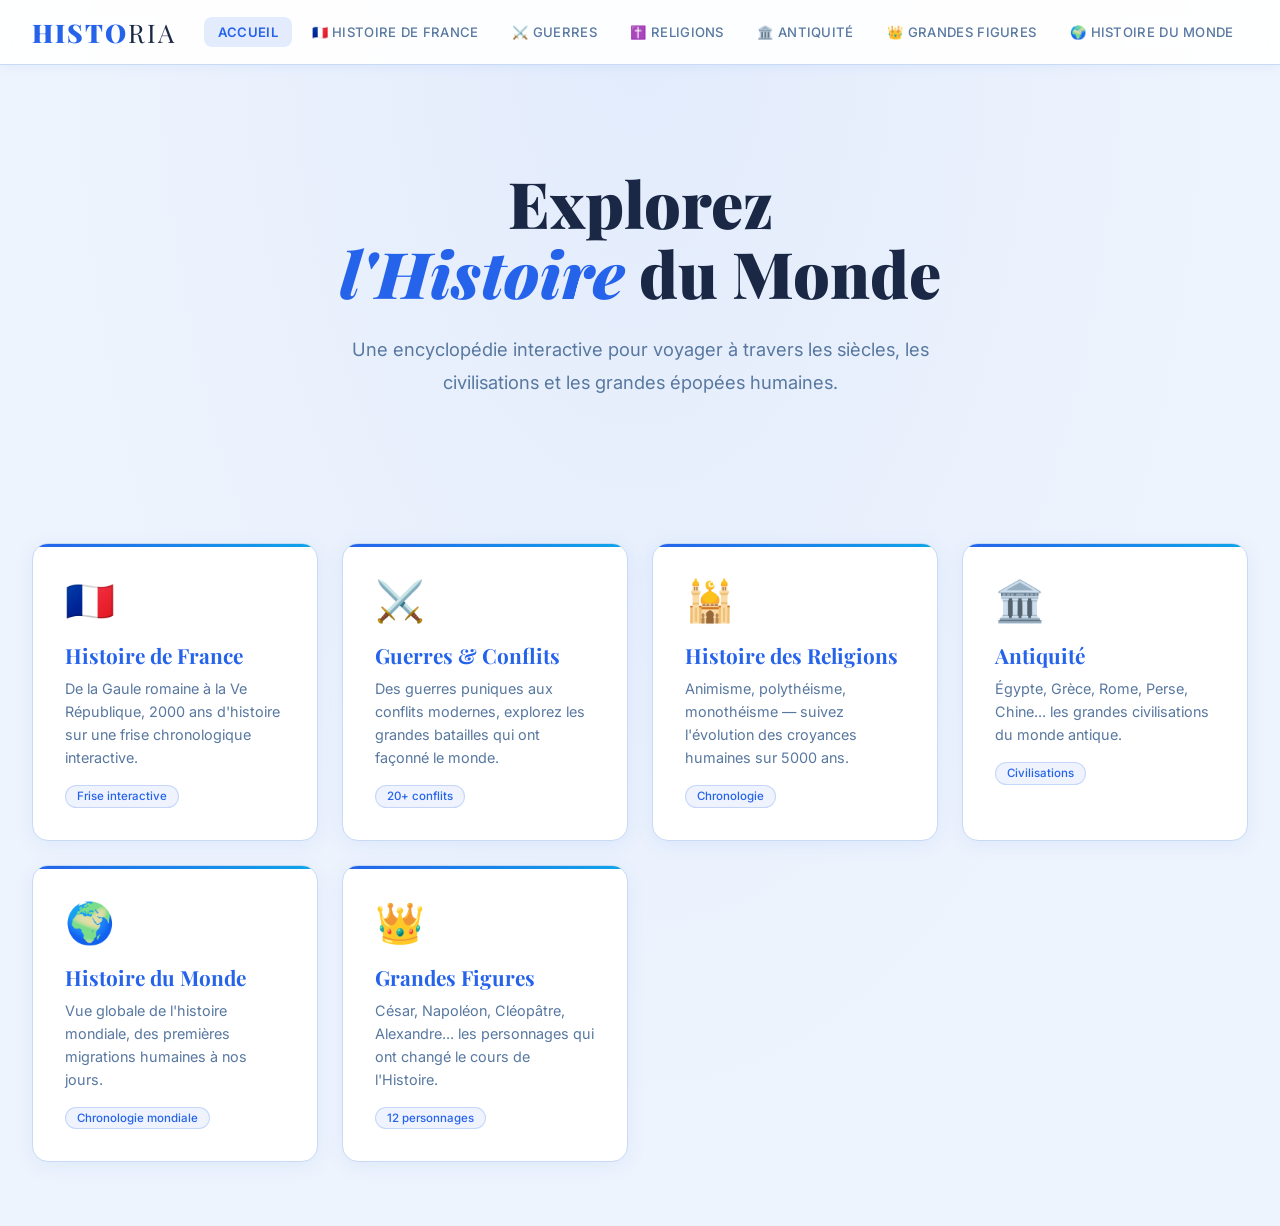
<file: index2.html>
<!DOCTYPE html>
<html lang="fr">
<head>
<meta charset="UTF-8">
<meta name="viewport" content="width=device-width, initial-scale=1.0">
<title>Historia — Encyclopédie Historique</title>
<link href="https://fonts.googleapis.com/css2?family=Playfair+Display:ital,wght@0,400;0,700;0,900;1,400&family=Inter:wght@300;400;500;600&display=swap" rel="stylesheet">
<style>
*{margin:0;padding:0;box-sizing:border-box;}
:root{
  --bg:#eef4fd;--bg2:#ffffff;--bg3:#deeaf8;
  --gold:#2563eb;--gold2:#3b82f6;
  --text:#1a2845;--muted:#5878a0;
  --red:#dc3545;--blue:#0ea5e9;--green:#0d9488;
  --border:#c8daf4;
  --shadow:0 4px 20px rgba(37,99,235,0.08);
}
html{scroll-behavior:smooth;}
body{font-family:'Inter',sans-serif;background:var(--bg);color:var(--text);min-height:100vh;overflow-x:hidden;}

/* ===== HEADER ===== */
header{position:fixed;top:0;left:0;right:0;z-index:1000;background:rgba(255,255,255,0.92);backdrop-filter:blur(12px);border-bottom:1px solid var(--border);padding:0 2rem;box-shadow:0 1px 12px rgba(37,99,235,0.07);}
.header-inner{max-width:1400px;margin:0 auto;display:flex;align-items:center;justify-content:space-between;height:64px;}
.logo{font-family:'Playfair Display',serif;font-size:1.6rem;font-weight:900;color:var(--gold);letter-spacing:2px;cursor:pointer;}
.logo span{color:var(--text);font-weight:400;}
nav{display:flex;gap:0.3rem;}
nav button{background:none;border:none;color:var(--muted);font-family:'Inter',sans-serif;font-size:0.82rem;font-weight:500;padding:0.45rem 0.9rem;border-radius:8px;cursor:pointer;transition:all 0.2s;letter-spacing:0.3px;text-transform:uppercase;}
nav button:hover{color:var(--gold);background:rgba(37,99,235,0.08);}
nav button.active{color:var(--gold);background:rgba(37,99,235,0.12);font-weight:600;}

/* ===== SECTIONS ===== */
section{display:none;min-height:100vh;padding:88px 2rem 4rem;}
section.active{display:block;}
.container{max-width:1300px;margin:0 auto;}

/* ===== HOME ===== */
#home{background:radial-gradient(ellipse at 50% 0%, rgba(37,99,235,0.06) 0%, transparent 65%);}
.hero{text-align:center;padding:5rem 0 4rem;}
.hero h1{font-family:'Playfair Display',serif;font-size:4rem;font-weight:900;line-height:1.1;margin-bottom:1.5rem;color:var(--text);}
.hero h1 em{color:var(--gold);font-style:italic;}
.hero p{font-size:1.15rem;color:var(--muted);max-width:600px;margin:0 auto 3rem;line-height:1.8;}
.categories{display:grid;grid-template-columns:repeat(auto-fill,minmax(280px,1fr));gap:1.5rem;margin-top:2rem;}
.cat-card{background:var(--bg2);border:1px solid var(--border);border-radius:16px;padding:2rem;cursor:pointer;transition:border-color 0.2s,box-shadow 0.2s,transform 0.2s;position:relative;overflow:hidden;box-shadow:var(--shadow);}
.cat-card::before{content:'';position:absolute;top:0;left:0;right:0;height:3px;background:linear-gradient(90deg,var(--gold),var(--blue));}
.cat-card:hover{transform:translateY(-4px);border-color:var(--gold);box-shadow:0 12px 32px rgba(37,99,235,0.14);}
.cat-icon{font-size:2.5rem;margin-bottom:1rem;display:block;}
.cat-card h3{font-family:'Playfair Display',serif;font-size:1.3rem;margin-bottom:0.5rem;color:var(--gold);}
.cat-card p{color:var(--muted);font-size:0.9rem;line-height:1.6;}
.cat-tag{display:inline-block;margin-top:1rem;font-size:0.72rem;color:var(--gold);background:rgba(37,99,235,0.08);border:1px solid rgba(37,99,235,0.2);padding:0.2rem 0.7rem;border-radius:20px;font-weight:500;}

/* ===== SECTION HEADER ===== */
.section-header{padding:3rem 0 2rem;border-bottom:1px solid var(--border);margin-bottom:3rem;}
.section-header h2{font-family:'Playfair Display',serif;font-size:2.8rem;color:var(--gold);}
.section-header p{color:var(--muted);margin-top:0.5rem;font-size:1rem;}
.back-btn{background:var(--bg2);border:1px solid var(--border);color:var(--muted);padding:0.4rem 1rem;border-radius:8px;cursor:pointer;font-family:'Inter',sans-serif;font-size:0.8rem;margin-bottom:1.5rem;transition:all 0.2s;box-shadow:0 1px 4px rgba(37,99,235,0.05);}
.back-btn:hover{border-color:var(--gold);color:var(--gold);background:rgba(37,99,235,0.05);}

/* ===== TIMELINE ===== */
.timeline-wrapper{position:relative;}
.timeline-controls{display:flex;gap:0.5rem;flex-wrap:wrap;margin-bottom:2rem;}
.era-btn{background:var(--bg2);border:1px solid var(--border);color:var(--muted);padding:0.4rem 1rem;border-radius:20px;cursor:pointer;font-size:0.8rem;transition:all 0.2s;box-shadow:0 1px 4px rgba(37,99,235,0.05);}
.era-btn:hover,.era-btn.active{background:rgba(37,99,235,0.1);border-color:var(--gold);color:var(--gold);font-weight:500;}
.timeline{position:relative;padding-left:40px;}
.timeline::before{content:'';position:absolute;left:12px;top:0;bottom:0;width:2px;background:linear-gradient(to bottom,var(--gold),rgba(37,99,235,0.1));}
.timeline-era{margin-bottom:1rem;}
.era-title{font-family:'Playfair Display',serif;font-size:1.4rem;color:var(--gold);margin-bottom:1.5rem;display:flex;align-items:center;gap:1rem;}
.era-title::after{content:'';flex:1;height:1px;background:linear-gradient(90deg,rgba(37,99,235,0.25),transparent);}
.timeline-item{position:relative;margin-bottom:1.2rem;}
.timeline-dot{position:absolute;left:-34px;top:14px;width:12px;height:12px;border-radius:50%;background:var(--gold);border:2px solid var(--bg);box-shadow:0 0 8px rgba(37,99,235,0.35);}
.timeline-dot.major{width:16px;height:16px;left:-36px;background:var(--red);box-shadow:0 0 12px rgba(220,53,69,0.4);}
.timeline-card{background:var(--bg2);border:1px solid var(--border);border-radius:12px;padding:1rem 1.2rem;cursor:pointer;transition:border-color 0.2s,box-shadow 0.2s,transform 0.2s,background 0.2s;box-shadow:0 2px 8px rgba(37,99,235,0.04);}
.timeline-card:hover{border-color:var(--gold);background:var(--bg3);transform:translateX(4px);box-shadow:0 4px 16px rgba(37,99,235,0.1);}
.timeline-card.expanded{border-color:var(--gold);background:#f5f9ff;}
.tc-header{display:flex;align-items:flex-start;justify-content:space-between;gap:1rem;}
.tc-dates{font-size:0.75rem;color:var(--gold);font-weight:600;white-space:nowrap;margin-top:3px;}
.tc-title{font-family:'Playfair Display',serif;font-size:1rem;font-weight:700;line-height:1.3;color:var(--text);}
.tc-subtitle{font-size:0.8rem;color:var(--muted);margin-top:0.2rem;}
.tc-expand{font-size:0.7rem;color:var(--muted);transition:transform 0.2s;}
.timeline-card.expanded .tc-expand{transform:rotate(180deg);}
.tc-body{display:none;margin-top:1rem;padding-top:1rem;border-top:1px solid var(--border);}
.timeline-card.expanded .tc-body{display:block;animation:tcFadeIn 0.18s ease;}
.tc-body p{color:var(--muted);font-size:0.88rem;line-height:1.7;margin-bottom:0.8rem;}
.tc-body p:last-child{margin-bottom:0;}
@keyframes tcFadeIn{from{opacity:0;transform:translateY(-6px);}to{opacity:1;transform:translateY(0);}}
.btn-more{background:rgba(201,162,39,0.12);border:1px solid var(--gold);color:var(--gold);padding:0.45rem 1.1rem;border-radius:20px;cursor:pointer;font-size:0.8rem;font-weight:600;margin-top:0.7rem;letter-spacing:0.02em;transition:background 0.18s,transform 0.15s,box-shadow 0.18s;display:inline-flex;align-items:center;gap:0.4rem;}
.btn-more:hover{background:var(--gold);color:#fff;transform:translateY(-1px);box-shadow:0 4px 12px rgba(201,162,39,0.3);}

/* ===== ANECDOTES ===== */
.anecdote{display:inline;position:relative;}
.anec-trigger{display:inline-flex;align-items:center;justify-content:center;width:18px;height:18px;background:rgba(37,99,235,0.12);border:1px solid var(--gold);border-radius:50%;font-size:0.65rem;color:var(--gold);cursor:pointer;margin-left:4px;vertical-align:middle;transition:all 0.2s;}
.anec-trigger:hover{background:var(--gold);color:#fff;}
.anec-bubble{display:none;position:absolute;left:50%;transform:translateX(-50%);bottom:calc(100% + 8px);width:260px;background:#fff;border:1px solid var(--border);border-radius:10px;padding:0.8rem;font-size:0.8rem;color:var(--text);line-height:1.5;z-index:100;box-shadow:0 8px 28px rgba(37,99,235,0.15);}
.anec-bubble::after{content:'';position:absolute;top:100%;left:50%;transform:translateX(-50%);border:6px solid transparent;border-top-color:var(--border);}
.anecdote:hover .anec-bubble,.anecdote.open .anec-bubble{display:block;}
.anec-label{font-weight:600;color:var(--gold);margin-bottom:0.3rem;font-size:0.75rem;text-transform:uppercase;letter-spacing:0.5px;}

/* ===== RULERS GRID ===== */
.rulers-grid{display:grid;grid-template-columns:repeat(auto-fill,minmax(200px,1fr));gap:1rem;margin-top:1.5rem;}
.ruler-card{background:var(--bg);border:1px solid var(--border);border-radius:10px;padding:1rem;cursor:pointer;transition:all 0.2s;}
.ruler-card:hover{border-color:var(--gold);background:var(--bg2);}
.ruler-dates{font-size:0.7rem;color:var(--gold);font-weight:600;}
.ruler-name{font-family:'Playfair Display',serif;font-size:1rem;margin:0.3rem 0;}
.ruler-role{font-size:0.75rem;color:var(--muted);}

/* ===== MODAL ===== */
.modal-overlay{display:none;position:fixed;inset:0;background:rgba(20,40,100,0.4);backdrop-filter:blur(4px);z-index:2000;align-items:center;justify-content:center;padding:2rem;}
.modal-overlay.open{display:flex;}
.modal{background:var(--bg2);border:1px solid var(--border);border-radius:20px;max-width:700px;width:100%;max-height:85vh;overflow-y:auto;position:relative;box-shadow:0 20px 60px rgba(37,99,235,0.15);}
.modal-header{padding:2rem 2rem 1rem;border-bottom:1px solid var(--border);position:sticky;top:0;background:var(--bg2);z-index:1;}
.modal-header h2{font-family:'Playfair Display',serif;font-size:1.8rem;color:var(--gold);}
.modal-dates{font-size:0.85rem;color:var(--muted);margin-top:0.3rem;}
.modal-close{position:absolute;top:1.5rem;right:1.5rem;background:var(--bg);border:1px solid var(--border);color:var(--muted);font-size:1.2rem;cursor:pointer;line-height:1;padding:0.35rem 0.5rem;border-radius:8px;transition:all 0.2s;}
.modal-close:hover{color:var(--text);border-color:var(--muted);}
.modal-body{padding:1.5rem 2rem 2rem;}
.modal-body p{color:var(--muted);line-height:1.8;margin-bottom:1rem;font-size:0.92rem;}
.modal-body h4{font-family:'Playfair Display',serif;color:var(--text);margin:1.5rem 0 0.5rem;font-size:1.1rem;}
.fact-list{list-style:none;margin:0.5rem 0 1rem;}
.fact-list li{padding:0.5rem 0;border-bottom:1px solid var(--border);color:var(--muted);font-size:0.88rem;padding-left:1rem;position:relative;}
.fact-list li::before{content:'▸';position:absolute;left:0;color:var(--gold);}
.anec-box{background:rgba(37,99,235,0.05);border-left:3px solid var(--gold);border-radius:0 8px 8px 0;padding:1rem;margin:1rem 0;}
.anec-box .anec-label{margin-bottom:0.4rem;}
.anec-box p{margin:0;font-size:0.85rem;}

/* ===== GUERRES SECTION ===== */
.wars-grid{display:grid;gap:1.5rem;}
.war-card{background:var(--bg2);border:1px solid var(--border);border-radius:14px;padding:1.5rem;cursor:pointer;transition:border-color 0.2s,box-shadow 0.2s,transform 0.2s;display:grid;grid-template-columns:120px 1fr auto;gap:1.5rem;align-items:center;box-shadow:var(--shadow);}
.war-card:hover{border-color:var(--red);transform:translateY(-2px);box-shadow:0 8px 24px rgba(220,53,69,0.1);}
.war-period{text-align:center;}
.war-year{font-family:'Playfair Display',serif;font-size:1.4rem;color:var(--red);font-weight:900;}
.war-duration{font-size:0.7rem;color:var(--muted);margin-top:0.2rem;}
.war-title{font-family:'Playfair Display',serif;font-size:1.3rem;margin-bottom:0.5rem;color:var(--text);}
.war-desc{color:var(--muted);font-size:0.88rem;line-height:1.6;}
.war-tags{display:flex;flex-wrap:wrap;gap:0.4rem;margin-top:0.8rem;}
.war-tag{font-size:0.7rem;padding:0.2rem 0.6rem;border-radius:20px;border:1px solid;}
.war-tag.europe{border-color:#3b82f6;color:#2563eb;}
.war-tag.monde{border-color:#ef4444;color:#dc2626;}
.war-tag.france{border-color:var(--gold);color:var(--gold);}

/* ===== RELIGIONS ===== */
.religion-timeline{display:flex;flex-direction:column;gap:1rem;}
.rel-item{background:var(--bg2);border:1px solid var(--border);border-radius:12px;padding:1.2rem;display:grid;grid-template-columns:140px 1fr auto;gap:1.2rem;cursor:pointer;transition:border-color 0.2s,box-shadow 0.2s,transform 0.2s;box-shadow:var(--shadow);}
.rel-item:hover{border-color:var(--blue);box-shadow:0 4px 16px rgba(14,165,233,0.1);}
.rel-year{font-size:0.85rem;color:var(--blue);font-weight:600;}
.rel-name{font-family:'Playfair Display',serif;font-size:1.1rem;margin-bottom:0.3rem;color:var(--text);}
.rel-desc{font-size:0.85rem;color:var(--muted);line-height:1.5;}

/* ===== ANTIQUITE ===== */
.antiq-grid{display:grid;grid-template-columns:repeat(auto-fill,minmax(280px,1fr));gap:1.5rem;}
.antiq-card{background:var(--bg2);border:1px solid var(--border);border-radius:14px;padding:1.5rem;cursor:pointer;transition:border-color 0.2s,box-shadow 0.2s,transform 0.2s;box-shadow:var(--shadow);}
.antiq-card:hover{transform:translateY(-4px);border-color:var(--green);box-shadow:0 8px 24px rgba(13,148,136,0.12);}
.antiq-card h3{font-family:'Playfair Display',serif;font-size:1.2rem;color:var(--green);margin-bottom:0.5rem;}
.antiq-dates{font-size:0.75rem;color:var(--muted);margin-bottom:0.8rem;}
.antiq-card p{font-size:0.85rem;color:var(--muted);line-height:1.6;}

/* ===== GRANDES FIGURES ===== */
.figures-filters{display:flex;gap:0.5rem;flex-wrap:wrap;margin-bottom:2rem;}
.fig-filter-btn{background:var(--bg2);border:1px solid var(--border);color:var(--muted);padding:0.4rem 1rem;border-radius:20px;cursor:pointer;font-size:0.8rem;transition:all 0.2s;box-shadow:0 1px 4px rgba(37,99,235,0.05);}
.fig-filter-btn:hover,.fig-filter-btn.active{background:rgba(37,99,235,0.1);border-color:var(--gold);color:var(--gold);font-weight:500;}
.figures-grid{display:grid;grid-template-columns:repeat(auto-fill,minmax(260px,1fr));gap:1.5rem;}
.figure-card{background:var(--bg2);border:1px solid var(--border);border-radius:16px;padding:1.5rem;cursor:pointer;transition:border-color 0.2s,box-shadow 0.2s,transform 0.2s;position:relative;overflow:hidden;box-shadow:var(--shadow);}
.figure-card::before{content:'';position:absolute;top:0;left:0;right:0;height:3px;}
.figure-card:hover{transform:translateY(-4px);box-shadow:0 12px 36px rgba(37,99,235,0.12);}
.fig-emoji{font-size:2.8rem;margin-bottom:0.8rem;display:block;line-height:1;}
.fig-dates{font-size:0.72rem;font-weight:600;margin-bottom:0.4rem;}
.figure-card h3{font-family:'Playfair Display',serif;font-size:1.2rem;margin-bottom:0.3rem;color:var(--text);}
.fig-role{font-size:0.78rem;color:var(--muted);margin-bottom:0.8rem;font-style:italic;}
.fig-desc{font-size:0.83rem;color:var(--muted);line-height:1.6;}
.fig-tag{display:inline-block;margin-top:0.8rem;font-size:0.7rem;border:1px solid;padding:0.15rem 0.6rem;border-radius:20px;}
.fig-tag.conquerant{border-color:#e53170;color:#e53170;}
.fig-tag.dirigeant{border-color:var(--gold);color:var(--gold);}
.fig-tag.penseur{border-color:#3b82f6;color:#2563eb;}
.fig-tag.resistant{border-color:#0d9488;color:#0d9488;}
.fig-tag.explorateur{border-color:#9333ea;color:#9333ea;}
.fig-tag.revolutionnaire{border-color:#f97316;color:#ea580c;}

/* ===== MEDIA ===== */
.modal-img-wrap{border-radius:10px;overflow:hidden;border:1px solid var(--border);margin-bottom:1.5rem;}
.modal-img{width:100%;max-height:300px;object-fit:cover;display:block;}
.modal-img-caption{padding:0.45rem 0.8rem;font-size:0.72rem;color:var(--muted);font-style:italic;text-align:center;background:rgba(37,99,235,0.03);}
.img-row{display:grid;grid-template-columns:1fr 1fr;gap:0.8rem;margin:1.2rem 0;}
.img-row figure{margin:0;}
.img-row img{width:100%;height:160px;object-fit:cover;border-radius:8px;border:1px solid var(--border);display:block;}
.img-row figcaption{font-size:0.68rem;color:var(--muted);font-style:italic;margin-top:0.3rem;text-align:center;}
.video-section{margin:1.5rem 0;}
.video-section-label{font-size:0.78rem;color:var(--muted);font-weight:600;margin-bottom:0.6rem;text-transform:uppercase;letter-spacing:0.5px;}
.video-wrap{position:relative;padding-bottom:56.25%;height:0;overflow:hidden;border-radius:10px;border:1px solid var(--border);}
.video-wrap iframe{position:absolute;top:0;left:0;width:100%;height:100%;border:none;}
.yt-link{display:inline-flex;align-items:center;gap:0.5rem;background:#ff1a1a;color:#fff;border-radius:8px;padding:0.45rem 1rem;font-size:0.8rem;font-weight:500;text-decoration:none;margin:0.8rem 0 0;transition:background 0.2s;}
.yt-link:hover{background:#cc0000;}
.pull-img{float:right;margin:0 0 1rem 1.5rem;width:220px;border-radius:8px;overflow:hidden;border:1px solid var(--border);}
.pull-img img{width:100%;display:block;}
.pull-img figcaption{font-size:0.68rem;color:var(--muted);font-style:italic;padding:0.35rem 0.5rem;text-align:center;background:rgba(37,99,235,0.03);}
.clearfix::after{content:'';display:table;clear:both;}


/* ===== TIMELINE CARD THUMBNAILS ===== */
.tc-thumb{width:68px;height:54px;border-radius:7px;overflow:hidden;flex-shrink:0;border:1px solid var(--border);align-self:center;}
.tc-thumb img{width:100%;height:100%;object-fit:cover;display:block;transition:transform 0.3s;}
.timeline-card:hover .tc-thumb img,.timeline-card.expanded .tc-thumb img{transform:scale(1.08);}

/* ===== CARD THUMBNAILS ===== */
.war-thumb{width:100px;height:75px;border-radius:8px;overflow:hidden;flex-shrink:0;border:1px solid var(--border);align-self:center;}
.war-thumb img{width:100%;height:100%;object-fit:cover;display:block;transition:transform 0.3s;}
.war-card:hover .war-thumb img{transform:scale(1.07);}
.rel-thumb{width:72px;height:60px;border-radius:8px;overflow:hidden;flex-shrink:0;border:1px solid var(--border);align-self:center;}
.rel-thumb img{width:100%;height:100%;object-fit:cover;display:block;transition:transform 0.3s;}
.rel-item:hover .rel-thumb img{transform:scale(1.07);}
.antiq-card-img{width:100%;height:130px;object-fit:cover;border-radius:8px;margin-bottom:0.9rem;display:block;border:1px solid var(--border);}
.fig-portrait{width:100%;height:160px;object-fit:cover;border-radius:10px;margin-bottom:0.8rem;display:block;border:1px solid var(--border);transition:transform 0.3s;}
.figure-card:hover .fig-portrait{transform:scale(1.03);}

/* ===== SCROLLBAR ===== */
::-webkit-scrollbar{width:6px;}
::-webkit-scrollbar-track{background:var(--bg);}
::-webkit-scrollbar-thumb{background:var(--border);border-radius:3px;}
::-webkit-scrollbar-thumb:hover{background:var(--muted);}

/* ===== RESPONSIVE ===== */
@media(max-width:768px){
  .hero h1{font-size:2.4rem;}
  .war-card{grid-template-columns:1fr;}
  .rel-item{grid-template-columns:1fr;}
  nav{display:none;}
}
</style>
</head>
<body>

<header>
  <div class="header-inner">
    <div class="logo" onclick="showSection('home')">HISTO<span>RIA</span></div>
    <nav>
      <button onclick="showSection('home')" id="nav-home" class="active">Accueil</button>
      <button onclick="showSection('france')" id="nav-france">🇫🇷 Histoire de France</button>
      <button onclick="showSection('guerres')" id="nav-guerres">⚔️ Guerres</button>
      <button onclick="showSection('religions')" id="nav-religions">✝️ Religions</button>
      <button onclick="showSection('antiquite')" id="nav-antiquite">🏛️ Antiquité</button>
      <button onclick="showSection('figures')" id="nav-figures">👑 Grandes Figures</button>
      <button onclick="showSection('monde')" id="nav-monde">🌍 Histoire du Monde</button>
    </nav>
  </div>
</header>

<!-- =================== HOME =================== -->
<section id="home" class="active">
  <div class="container">
    <div class="hero">
      <h1>Explorez<br><em>l'Histoire</em> du Monde</h1>
      <p>Une encyclopédie interactive pour voyager à travers les siècles, les civilisations et les grandes épopées humaines.</p>
    </div>
    <div class="categories">
      <div class="cat-card" onclick="showSection('france')">
        <span class="cat-icon">🇫🇷</span>
        <h3>Histoire de France</h3>
        <p>De la Gaule romaine à la Ve République, 2000 ans d'histoire sur une frise chronologique interactive.</p>
        <span class="cat-tag">Frise interactive</span>
      </div>
      <div class="cat-card" onclick="showSection('guerres')">
        <span class="cat-icon">⚔️</span>
        <h3>Guerres & Conflits</h3>
        <p>Des guerres puniques aux conflits modernes, explorez les grandes batailles qui ont façonné le monde.</p>
        <span class="cat-tag">20+ conflits</span>
      </div>
      <div class="cat-card" onclick="showSection('religions')">
        <span class="cat-icon">🕌</span>
        <h3>Histoire des Religions</h3>
        <p>Animisme, polythéisme, monothéisme — suivez l'évolution des croyances humaines sur 5000 ans.</p>
        <span class="cat-tag">Chronologie</span>
      </div>
      <div class="cat-card" onclick="showSection('antiquite')">
        <span class="cat-icon">🏛️</span>
        <h3>Antiquité</h3>
        <p>Égypte, Grèce, Rome, Perse, Chine... les grandes civilisations du monde antique.</p>
        <span class="cat-tag">Civilisations</span>
      </div>
      <div class="cat-card" onclick="showSection('monde')">
        <span class="cat-icon">🌍</span>
        <h3>Histoire du Monde</h3>
        <p>Vue globale de l'histoire mondiale, des premières migrations humaines à nos jours.</p>
        <span class="cat-tag">Chronologie mondiale</span>
      </div>
      <div class="cat-card" onclick="showSection('figures')">
        <span class="cat-icon">👑</span>
        <h3>Grandes Figures</h3>
        <p>César, Napoléon, Cléopâtre, Alexandre... les personnages qui ont changé le cours de l'Histoire.</p>
        <span class="cat-tag">12 personnages</span>
      </div>
    </div>
  </div>
</section>

<!-- =================== FRANCE =================== -->
<section id="france">
  <div class="container">
    <button class="back-btn" onclick="showSection('home')">← Accueil</button>
    <div class="section-header">
      <h2>Histoire de France</h2>
      <p>2000 ans d'histoire — de la Gaule romaine à la République moderne. Cliquez sur chaque période pour en savoir plus.</p>
    </div>
    <div class="timeline-controls">
      <button class="era-btn active" onclick="filterEra('all',this)">Toutes les périodes</button>
      <button class="era-btn" onclick="filterEra('antiquite',this)">Antiquité</button>
      <button class="era-btn" onclick="filterEra('medieval',this)">Moyen Âge</button>
      <button class="era-btn" onclick="filterEra('moderne',this)">Époque moderne</button>
      <button class="era-btn" onclick="filterEra('contemporain',this)">Époque contemporaine</button>
    </div>
    <div class="timeline" id="france-timeline"></div>
  </div>
</section>

<!-- =================== GUERRES =================== -->
<section id="guerres">
  <div class="container">
    <button class="back-btn" onclick="showSection('home')">← Accueil</button>
    <div class="section-header">
      <h2>Guerres & Conflits</h2>
      <p>Les grands conflits qui ont redessiné la carte du monde.</p>
    </div>
    <div class="wars-grid" id="wars-list"></div>
  </div>
</section>

<!-- =================== RELIGIONS =================== -->
<section id="religions">
  <div class="container">
    <button class="back-btn" onclick="showSection('home')">← Accueil</button>
    <div class="section-header">
      <h2>Histoire des Religions</h2>
      <p>5000 ans de spiritualité humaine — des premières croyances animistes aux grands monothéismes.</p>
    </div>
    <div class="religion-timeline" id="religion-list"></div>
  </div>
</section>

<!-- =================== ANTIQUITE =================== -->
<section id="antiquite">
  <div class="container">
    <button class="back-btn" onclick="showSection('home')">← Accueil</button>
    <div class="section-header">
      <h2>Antiquité</h2>
      <p>Les grandes civilisations du monde antique, de -3000 à 476 ap. J.-C.</p>
    </div>
    <div class="antiq-grid" id="antiq-list"></div>
  </div>
</section>

<!-- =================== GRANDES FIGURES =================== -->
<section id="figures">
  <div class="container">
    <button class="back-btn" onclick="showSection('home')">← Accueil</button>
    <div class="section-header">
      <h2>Grandes Figures</h2>
      <p>Les hommes et femmes qui ont changé le cours de l'Histoire — conquérants, penseurs, révolutionnaires.</p>
    </div>
    <div class="figures-filters">
      <button class="fig-filter-btn active" onclick="filterFigures('all',this)">Tous</button>
      <button class="fig-filter-btn" onclick="filterFigures('conquerant',this)">⚔️ Conquérants</button>
      <button class="fig-filter-btn" onclick="filterFigures('dirigeant',this)">👑 Dirigeants</button>
      <button class="fig-filter-btn" onclick="filterFigures('penseur',this)">🧠 Penseurs</button>
      <button class="fig-filter-btn" onclick="filterFigures('revolutionnaire',this)">🔥 Révolutionnaires</button>
      <button class="fig-filter-btn" onclick="filterFigures('resistant',this)">✊ Résistants</button>
    </div>
    <div class="figures-grid" id="figures-grid"></div>
  </div>
</section>

<!-- =================== HISTOIRE DU MONDE =================== -->
<section id="monde">
  <div class="container">
    <button class="back-btn" onclick="showSection('home')">← Accueil</button>
    <div class="section-header">
      <h2>Histoire du Monde</h2>
      <p>Des premières migrations humaines à nos jours — 300 000 ans d'aventure humaine sur tous les continents.</p>
    </div>
    <div class="timeline-controls">
      <button class="era-btn active" onclick="filterMondeEra('all',this)">Toutes les périodes</button>
      <button class="era-btn" onclick="filterMondeEra('prehistoire',this)">🌿 Préhistoire</button>
      <button class="era-btn" onclick="filterMondeEra('antiquite',this)">🏺 Premières civilisations</button>
      <button class="era-btn" onclick="filterMondeEra('classique',this)">🏛️ Antiquité classique</button>
      <button class="era-btn" onclick="filterMondeEra('medieval',this)">⚔️ Moyen Âge mondial</button>
      <button class="era-btn" onclick="filterMondeEra('moderne',this)">🌊 Grandes découvertes</button>
      <button class="era-btn" onclick="filterMondeEra('industriel',this)">🏭 Révolutions & guerres</button>
      <button class="era-btn" onclick="filterMondeEra('contemporain',this)">🌐 Monde contemporain</button>
    </div>
    <div class="timeline" id="monde-timeline"></div>
  </div>
</section>

<!-- =================== MODAL =================== -->
<div class="modal-overlay" id="modal" onclick="closeModal(event)">
  <div class="modal">
    <div class="modal-header">
      <h2 id="modal-title"></h2>
      <div class="modal-dates" id="modal-dates"></div>
      <button class="modal-close" onclick="closeModalBtn()">✕</button>
    </div>
    <div class="modal-body" id="modal-body"></div>
  </div>
</div>

<script>
// ===================== NAVIGATION =====================
const _built={};
function showSection(id){
  document.querySelectorAll('section').forEach(s=>s.classList.remove('active'));
  document.querySelectorAll('nav button').forEach(b=>b.classList.remove('active'));
  document.getElementById(id).classList.add('active');
  const nb=document.getElementById('nav-'+id);
  if(nb)nb.classList.add('active');
  window.scrollTo(0,0);
  if(!_built[id]){
    _built[id]=true;
    if(id==='france')buildFranceTimeline();
    else if(id==='guerres')buildGuerres();
    else if(id==='religions')buildReligions();
    else if(id==='antiquite')buildAntiquite();
    else if(id==='figures')buildFigures();
    else if(id==='monde')buildMonde();
  }
}

// ===================== MODAL =====================
function openModal(title,dates,bodyHtml){
  document.getElementById('modal-title').textContent=title;
  document.getElementById('modal-dates').textContent=dates;
  document.getElementById('modal-body').innerHTML=bodyHtml;
  document.getElementById('modal').classList.add('open');
  document.body.style.overflow='hidden';
}
function closeModal(e){if(e.target===document.getElementById('modal'))closeModalBtn();}
function closeModalBtn(){document.getElementById('modal').classList.remove('open');document.body.style.overflow='';}

// ===================== ANECDOTE =====================
function anec(label,text){
  return `<span class="anecdote">
    <span class="anec-trigger" onclick="this.parentElement.classList.toggle('open')">💡</span>
    <span class="anec-bubble"><div class="anec-label">Le saviez-vous ?</div>${text}</span>
  </span>`;
}

// ===================== TIMELINE TOGGLE =====================
function toggleCard(el){
  el.classList.toggle('expanded');
}

// ===================== ERA FILTER =====================
function filterEra(era,btn){
  document.querySelectorAll('.era-btn').forEach(b=>b.classList.remove('active'));
  btn.classList.add('active');
  document.querySelectorAll('.timeline-era').forEach(e=>{
    if(era==='all'||e.dataset.era===era)e.style.display='block';
    else e.style.display='none';
  });
}

// ===================== FRANCE DATA =====================
const francePeriodes=[
  {era:'antiquite',eraLabel:'Antiquité & Gaule',couleur:'#4a7c59',items:[
    {dates:'v. 500 – 58 av. J.-C.',titre:'La Gaule préromaine',img:'https://upload.wikimedia.org/wikipedia/commons/a/a1/Vercingetorix.jpg',subtitle:'Les peuples celtes',major:false,
     resume:'La Gaule est habitée par des peuples celtes organisés en tribus rivales — Arvernes, Éduens, Séquanes... gouvernés par des druides et des guerriers.',
     detail:`<div class="modal-img-wrap"><img class="modal-img" src="https://upload.wikimedia.org/wikipedia/commons/a/a1/Vercingetorix.jpg" alt="Vercingétorix" onerror="this.parentElement.style.display='none'"><p class="modal-img-caption">Vercingétorix, chef arverne de la Gaule</p></div><p>La Gaule pré-romaine est un territoire vaste peuplé de peuples celtes qui couvre approximativement l'actuelle France, le Benelux, une partie de la Suisse et de l'Allemagne. Ces sociétés sont structurées autour de trois castes : les <strong>druides</strong> (prêtres-philosophes qui détiennent le savoir), les <strong>chevaliers</strong> (guerriers aristocrates) et le peuple (agriculteurs, artisans, esclaves).</p>
     <p>Les Gaulois ne forment pas une nation unifiée mais un ensemble d'environ 60 tribus indépendantes, souvent en conflit les unes avec les autres. Leur économie repose sur l'agriculture, l'élevage, le commerce du fer et de l'étain avec la Méditerranée. Leur religion est polythéiste, centrée sur les forces de la nature, et les sacrifices rituels sont pratiqués, particulièrement lors des batailles ou en cas de catastrophe.</p>
     <p>Vers le VIe siècle av. J.-C., les Celtes développent une culture sophistiquée marquée par une excellent métallurgie. Le style artistique « celtique » (inspiré par les motifs géométriques et zoomorphes) devient célèbre dans toute l'Europe antique.</p>
     <h4>Quelques tribus majeures et leur localisation</h4>
     <ul class="fact-list">
       <li>Les <strong>Arvernes</strong> (Auvergne) — peuple puissant de Vercingétorix, principal rival des Éduens</li>
       <li>Les <strong>Éduens</strong> (Bourgogne) — alliés de Rome, commercent activement avec le sud</li>
       <li>Les <strong>Parisii</strong> — habitent une île sur la Seine, future Paris, contrôlent un carrefour commercial majeur</li>
       <li>Les <strong>Belges</strong> (nord) — réputées les plus belliqueuses et les plus puissantes militairement</li>
       <li>Les <strong>Héduens</strong> et <strong>Arisitovistes</strong> — familles royales germaniques alliées aux Celtes</li>
     </ul>
     <div class="anec-box"><div class="anec-label">Le saviez-vous ?</div><p>Les druides transmettaient leur savoir <strong>uniquement à l'oral</strong>, en vers mémorisés. Certains étudiants passaient 20 ans à tout apprendre par cœur. Ils interdisaient l'écriture pour que le savoir reste secret et renforcer l'importance de leur caste.</p></div>
     <div class="anec-box"><div class="anec-label">Technologie gauloise</div><p>Les Gaulois étaient d'excellents métallurgistes : ils avaient inventé la chaîne de montage pour les charrues, perfectionnés les épées et lances, et créé le tonneau (les Romains utilisaient l'amphore, beaucoup moins pratique).</p></div>`,
     anecdotes:[]},
    {dates:'52 av. J.-C.',titre:'Vercingétorix & la bataille d\'Alésia',img:'https://upload.wikimedia.org/wikipedia/commons/b/b5/Vercingetorix_throws_down_his_arms_at_the_feet_of_Julius_Caesar.jpg',subtitle:'La résistance gauloise',major:true,
     resume:'Vercingétorix unifie les tribus gauloises contre Jules César. Malgré une résistance héroïque à Alésia, la Gaule tombe sous domination romaine.',
     detail:`<div class="modal-img-wrap"><img class="modal-img" src="https://upload.wikimedia.org/wikipedia/commons/b/b5/Vercingetorix_throws_down_his_arms_at_the_feet_of_Julius_Caesar.jpg" alt="Reddition de Vercingétorix à César à Alésia" onerror="this.parentElement.style.display='none'"><p class="modal-img-caption">La reddition de Vercingétorix à César (gravure du XIXe siècle)</p></div><p>En <strong>58 av. J.-C.</strong>, Jules César entame la <strong>conquête de la Gaule</strong> avec ses légions. Pendant 8 ans, il avance méthodiquement, défaite après défaite, soumettant les tribus une par une. En 52 av. J.-C., après 6 ans de guerre, un jeune chef arverne de seulement 20 ans, <strong>Vercingétorix</strong>, réussit l'impensable : unifier les tribus gauloises rivales contre l'ennemi commun. C'est un moment d'union jamais vu auparavant en Gaule.</p>
     <p>Vercingétorix adopte une <strong>stratégie de la terre brûlée</strong> : il détruit les réserves alimentaires, les villes, refuse la bataille rangée et harcèle continuellement les légions romaines. Cette tactique est efficace pendant plusieurs mois, et même César doit se retirer en Italie pour se ravitailler. Mais l'union gauloise commence à se fissurer.</p>
     <p>En mai 52, ils se battent pour <strong>Alésia</strong>, une forteresse naturelle en Bourgogne. César encercle la ville et construit en un temps record deux lignes de fortifications : une <strong>circumvallation</strong> (interne, contre Vercingétorix) et une <strong>contravallation</strong> (externe, contre l'armée de secours gauloise estimée à 300 000 guerriers). Piégé entre les deux lignes, Vercingétorix charge plusieurs fois mais ne peut percer les défenses romaines. Après deux semaines de siège meurtrier, il se rend pour épargner ses hommes.</p>
     <p>Vercingétorix est enchaîné et emmené à Rome. Il sera enfermé 6 ans au carcer Tullianum, puis exécuté publiquement lors du triomphe de César en 46 av. J.-C. — une exécution spectaculaire où le prisonnier était étranglé rituellement.</p>
     <div class="anec-box"><div class="anec-label">L'exploit d'ingénierie de César</div><p>César a construit en <strong>seulement 3 semaines</strong> une triple ligne de fortifications de près de 40 km de circonférence autour d'Alésia. Cette ligne incluait des fossés, des palissades, des tours, des abattis et des pièges sophistiqués (chevaux de frise, fosses pointues). Un exploit extraordinaire avec ~50 000 légionnaires.</p></div>
     <div class="anec-box"><div class="anec-label">Chiffres de la Guerre des Gaules</div><p>Au total, la <strong>Guerre des Gaules (58-50 av. J.-C.)</strong> aurait fait environ 1 million de morts chez les Gaulois (sur une population d'environ 20 millions) et 300 000 captifs réduits en esclavage. Les pertes romaines restaient minimes. Une légion comptait ~4 800 fantassins + 300 cavaliers. César avait 10 légions, soit ~80 000 hommes au total dans la phase finale.</p></div>
     <div class="anec-box"><div class="anec-label">Après la reddition</div><p>Après Alésia, quelques guerrières gauloises continuèrent la résistance, notamment <strong>Velleda</strong>, une prophétesse germanique qui mena une révolte contre Rome. Mais le destin de la Gaule était scellé : elle entrait dans l'orbite romaine pour 500 ans.</p></div>`,
     anecdotes:[]},
    {dates:'50 av. J.-C. – 486 ap. J.-C.',titre:'La Gaule romaine',img:'https://upload.wikimedia.org/wikipedia/commons/3/30/Pont-du-Gard-septembre-2009.jpg',subtitle:'Provincia Gallia',major:false,
     resume:'Pendant 5 siècles, la Gaule est romanisée : latin, routes, villes, thermes, amphithéâtres. Lugdunum (Lyon) devient la capitale des Gaules.',
     detail:`<div class="modal-img-wrap"><img class="modal-img" src="https://upload.wikimedia.org/wikipedia/commons/3/30/Pont-du-Gard-septembre-2009.jpg" alt="Le Pont du Gard, aqueduc romain" onerror="this.parentElement.style.display='none'"><p class="modal-img-caption">Le Pont du Gard, chef-d'œuvre d'ingénierie hydraulique romaine</p></div><p>La romanisation de la Gaule après la conquête de César est progressive mais profonde et durable. Les élites gauloises, loin de résister, adoptent rapidement la langue, la culture et les institutions romaines. Les druides disparaissent progressivement, remplacés par une administration romaine hiérarchisée. Des villes surgissent ou se transforment : <strong>Lugdunum</strong> (Lyon) devient capitale de la Gaule romaine, <strong>Nemausus</strong> (Nîmes), <strong>Burdigala</strong> (Bordeaux), <strong>Lutetia</strong> (Paris), <strong>Massilia</strong> (Marseille).</p>
     <p>Le réseau routier romain est revolutionary : plusieurs dizaines de milliers de kilomètres de voies pavées et entretenues connectent toutes les villes. Des relais de postes (mansiones) permettent aux voyageurs et au courrier impérial de progresser rapidement. Le commerce s'intensifie : blé, vin, huile d'olive arrivent du sud, tandis que le fer, l'étain, l'ambre et les fourrures partent vers le sud.</p>
     <p>Des aqueducs, des thermes publics, des amphithéâtres et des temples romains surgissent partout. La <strong>romanisation culturelle</strong> est telle que la future France devient une région prospère de l'empire, fondamentalement distincte du monde germanique au nord et du monde méditerranéen au sud.</p>
     <p>Le creuset gallo-romain va produire des empereurs romains (comme Caracalla, né à Lyon), des écrivains latins (comme Ausonius), et devient le cœur d'une nouvelle civilisation híbrida.</p>
     <h4>Héritage romain toujours visible en France</h4>
     <ul class="fact-list">
       <li>Le <strong>Pont du Gard</strong> (Gard) — aqueduc à trois niveaux de 50 m de haut, transportait 400 m³ d'eau par jour</li>
       <li>Les <strong>arènes de Nîmes et d'Arles</strong> — encore utilisées pour les spectacles, capacité 21 000 spectateurs</li>
       <li>La <strong>Maison Carrée</strong> à Nîmes — temple dédié à la famille impériale, presque intact depuis 2000 ans</li>
       <li>L'<strong>amphithéâtre de Saintes</strong> et des dizaines d'autres ruines</li>
       <li>La <strong>langue française elle-même</strong> — dérivée directement du latin vulgaire parlé par les légionnaires</li>
       <li><strong>Noms de villes</strong> — beaucoup dérivent du latin : Lyon (Lugdunum), Paris (Lutetia), Reims (Rheims)</li>
     </ul>
     <div class="anec-box"><div class="anec-label">Population et urbanisation</div><p>À son apogée, la Gaule romaine comptait environ 20 millions d'habitants, dont 1 à 2 millions vivaient en ville. C'était une proportion très élevée pour l'époque : plus urbain que le monde germanique, mais moins que l'Italie ou la Méditerranée.</p></div>
     <div class="anec-box"><div class="anec-label">Etymologie du mot "France"</div><p>Le mot <strong>"France"</strong> ne vient pas de la Gaule romaine, mais des <em>Francs</em>, un peuple germanique qui conquiert la région au Ve siècle (après l'effondrement de Rome). Le mot <em>Francs</em> signifiait "libres" ou "guerriers libres" en vieux germanique — c'est seulement après leur conquête que la région s'appelle la "Francie".</p></div>`,
     anecdotes:[]},
  ]},
  {era:'medieval',eraLabel:'Moyen Âge (476 – 1492)',couleur:'#7c4a7c',items:[
    {dates:'481 – 511',titre:'Clovis Ier',img:'https://upload.wikimedia.org/wikipedia/commons/0/0b/Baptism_of_Clovis.jpg',subtitle:'Fondateur du royaume franc',major:true,
     resume:'Clovis unifie les tribus franques, conquiert la quasi-totalité de la Gaule et se convertit au christianisme — acte fondateur de la France.',
     detail:`<div class="modal-img-wrap"><img class="modal-img" src="https://upload.wikimedia.org/wikipedia/commons/0/0b/Baptism_of_Clovis.jpg" alt="Le baptême de Clovis à Reims" onerror="this.parentElement.style.display='none'"><p class="modal-img-caption">Le baptême de Clovis Ier à Reims (476), gravure du XIXe siècle</p></div><p><strong>Clovis Ier</strong> (461-511) devient roi des Francs Saliens à seulement 15 ans, en 481, après la mort de son père Childéric. Il hérite d'un petit royaume dans le nord de la Gaule actuelle (Flandre, Artois). Mais il est ambitieux et guerrier : en 30 ans de règne impitoyable, il bâtit le premier grand <strong>royaume franc</strong> qui couvrira la quasi-totalité de la Gaule.</p>
     <p>Son expansionnisme militaire est remarquable : il bat le général romain Syagrius à Soissons (486), les Alamans à Tolbiac (496), et surtout les <strong>Wisigoths</strong> à Vouillé (507), repoussant ces derniers au sud des Pyrénées. Il écrase également les Burgondes et subjugue les Ostrogoths italiens comme vassaux. À sa mort en 511, son empire s'étend de la Méditerranée à la Mer du Nord.</p>
     <p>Mais son acte le plus décisif n'est pas militaire : le <strong>baptême de Reims vers 496</strong>. En se convertissant au catholicisme (contrairement à la plupart des chefs barbares qui sont <em>ariens</em>, hérétiques aux yeux de Rome), Clovis s'allie l'Église catholique, la papauté et — crucialement — les populations gallo-romaines catholiques qu'il conquiert. Cette alliance donnera à Clovis une légitimité que ses rivaux ariens n'ont pas. L'<strong>alliance du trône et de l'Église</strong> durera jusqu'à la Révolution française (1905 pour la séparation officielle).</p>
     <p>Clovis établit sa capitale à Paris (Lutetia rebaptisée), créant les fondations d'un empire qui deviendra la France. La Provence, la Bourgogne et la Lorraine se soumettent aux Francs. Son code de loi, la <strong>Loi Salique</strong>, codifie pour la première fois les traditions gauloises, romaines et franques en un système hybride.</p>
     <div class="anec-box"><div class="anec-label">La vision sacrée de Tolbiac</div><p>Selon la légende rapportée par Grégoire de Tours, lors de la bataille de Tolbiac contre les Alamans (496), Clovis aurait vu une croix dans le ciel et entendu une voix lui promettant la victoire. Terrifiée et loin de perdre, Clovis remporta effectivement une victoire éclatante — ce qui le poussa à se convertir au christianisme. Historiquement, c'est moins dramatique mais tout aussi efficace politiquement.</p></div>
     <div class="anec-box"><div class="anec-label">Les enfants de Clovis</div><p>Clovis eut quatre fils avec Clotilde. À sa mort, comme le voulait la coutume franque, son royaume fut <strong>divisé entre ses quatre fils</strong>, créant les royaumes de Neustrie, Austrásie, Burgundia et Aquitaine. Cette fragmentation sera la source de guerres civiles pendant des siècles, jusqu'à ce que Charlemagne réunifie l'empire.</p></div>
     <div class="anec-box"><div class="anec-label">Clotilde, reine sainte</div><p>La reine Clotilde (474-545) était une princesse burgonde qui joua un rôle crucial dans la conversion de Clovis. Elle fut elle-même canonisée pour ses œuvres charitables. C'est un exemple rare dans l'histoire où une femme a influencé directement le cours politique et religieux de l'Europe.</p></div>`,anecdotes:[]},
    {dates:'768 – 814',titre:'Charlemagne',img:'https://upload.wikimedia.org/wikipedia/commons/3/3a/Charlemagne_by_Albrecht_D%C3%BCrer.jpg',subtitle:'Roi des Francs, Empereur d\'Occident',major:true,
     resume:'Charlemagne bâtit un empire couvrant la France, l\'Allemagne, l\'Italie du nord et l\'Espagne du nord. Il est couronné Empereur d\'Occident en l\'an 800.',
     detail:`<div class="modal-img-wrap"><img class="modal-img" src="https://upload.wikimedia.org/wikipedia/commons/3/3a/Charlemagne_by_Albrecht_D%C3%BCrer.jpg" alt="Charlemagne, portrait par Albrecht Dürer" onerror="this.parentElement.style.display='none'"><p class="modal-img-caption">Charlemagne par Albrecht Dürer (1520), Vienne</p></div><p><strong>Charlemagne</strong> (742-814), surnommé "Charles le Grand", hérite du royaume franc en 768 et passe les 46 années suivantes en guerre quasi-permanente. Il est le guerrier-roi par excellence de l'époque médiévale : sans merci, stratégique, et obsédé par l'expansion et l'unité.</p>
     <p>Ses campagnes militaires sont légendaires : la <strong>Guerre de Saxe</strong> dure 30 ans (772-804) et est particulièrement brutale — Charlemagne massacre 4 500 Saxons le long de la rivière Weser en une seule journée pour écraser la résistance. Il soumet également les <strong>Lombards</strong> (754-756), les <strong>Avars</strong> de Hongrie, écrase les Frisii et pousse profondément en Espagne musulmane, repoussant les Maures au-delà de la rivière Ebro.</p>
     <p>Le moment culminant : le <strong>25 décembre 800</strong>, à Rome, pendant la messe de Noël dans la Basilique Saint-Pierre, le pape Léon III place soudainement une couronne sur la tête de Charlemagne et le proclame "Imperator Romanorum" (Empereur des Romains). Charlemagne est surpris (selon les sources) — ou l'a prévu. Quoiqu'il en soit, c'est un événement historique colossal : pour la première fois depuis 324 ans, l'Occident a un empereur. Rome est restaurée comme idée et pouvoir.</p>
     <p>Mais Charlemagne comprend que l'empire ne peut se maintenir par la force seule. Il développe une <strong>administration centralisée</strong> : il divise l'empire en comtés dirigés par des missi dominici (inspecteurs royaux), crée un système de justice unifié, et surtout, il encourage l'éducation et l'alphabétisation. Il fonde à Aix-la-Chapelle une <strong>cour palatine</strong> (Palais d'Aix) avec une école destinée aux fils de l'aristocratie — l'Académie Palatine ou "Renaissance carolingienne".</p>
     <p>Il recrute les plus grands savants d'Europe : l'Anglo-Saxon Alcuin de York devient son ministre de l'éducation ; des grammairiens, théologiens et mathématiciens arrivent de toute l'Europe pour travailler à la cour impériale. Il unifie l'écriture en créant la <strong>minuscule caroline</strong>, une écriture claire et lisible qui devient le standard européen et rend les textes bien plus accessibles que les anciennes écritures cursives.</p>
     <p>L'héritage de Charlemagne est colossal : il pose les fondations du monde médiéval européen, unifie les peuples germaniques et romains sous un seul sceptre, et crée le prototype de l'État européen centralisé.</p>
     <div class="anec-box"><div class="anec-label">Les trois vœux de Charlemagne</div><p>Selon la légende, Charlemagne aurait prononcé trois vœux en tant qu'empereur : christianiser tous les peuples non-chrétiens, réformer l'Église, et créer une Renaissance des lettres. Il accomplira les deux derniers avec brio ; le premier restera partiellement inachevé.</p></div>
     <div class="anec-box"><div class="anec-label">Charlemagne et l'écriture</div><p>Charlemagne ne savait <strong>pas écrire</strong> lui-même. Il gardait des tablettes de cire sous son oreiller pour s'exercer la nuit, mais n'y parvint jamais vraiment. En revanche, il parlait couramment le latin, comprenait le grec, maîtrisait plusieurs langues germaniques (sa langue maternelle), et était un intellectuel de premier ordre — ce qui est remarquable pour un guerrier de son époque.</p></div>
     <div class="anec-box"><div class="anec-label">Taille et portée de l'empire</div><p>L'empire de Charlemagne couvrait environ <strong>1,2 million de km²</strong> au sommet de sa puissance et regroupait une population estimée à 15-20 millions d'habitants. Cela recouvre à peu près la France, l'Allemagne, les Pays-Bas, la Belgique, la Suisse, le nord de l'Italie et l'Autriche actuelle. C'était la plus grande puissance depuis la chute de Rome 300 ans auparavant.</p></div>`,anecdotes:[]},
    {dates:'843',titre:'Traité de Verdun',img:'https://upload.wikimedia.org/wikipedia/commons/5/57/Treaty_of_Verdun.jpg',subtitle:'Naissance de la France',major:true,
     resume:'À la mort de Louis le Pieux, ses trois fils se partagent l\'empire de Charlemagne. La "Francie Occidentale" attribuée à Charles le Chauve est l\'ancêtre direct de la France.',
     detail:`<div class="modal-img-wrap"><img class="modal-img" src="https://upload.wikimedia.org/wikipedia/commons/5/57/Treaty_of_Verdun.jpg" alt="Carte du Traité de Verdun 843" onerror="this.parentElement.style.display='none'"><p class="modal-img-caption">Division de l'empire après le Traité de Verdun (843)</p></div><p>Après la mort de <strong>Louis le Pieux</strong> (814-840), fils et héritier de Charlemagne, l'empire carolingien se disloque. Louis avait divisé l'empire entre ses fils selon les coutumes franques, créant trois royaumes. Mais ses trois fils se déchirent dans une guerre civile sanglante : <strong>Lothaire Ier</strong>, <strong>Charles le Chauve</strong>, et <strong>Louis le Germanique</strong>.</p>
     <p>Le conflit culmine à la <strong>Bataille de Fontenoy-en-Puisaye</strong> (841), une bataille extraordinairement meurtrière où environ 100 000 guerriers se battent et 10 000 meurent en une journée. C'est un tournant : la noblesse réalise que le morcellement de l'empire est inévitable et désastreux pour tous.</p>
     <p>Par le <strong>Traité de Verdun du 10 août 843</strong>, l'empire carolingien est officiellement divisé en trois royaumes :</p>
     <ul class="fact-list">
       <li><strong>Lothaire Ier</strong> reçoit l'<strong>Empire du Milieu</strong> (Italia, Provence, Bourgogne, Lotharingie actuelle)</li>
       <li><strong>Louis le Germanique</strong> reçoit la <strong>Francie Orientale</strong> (la future Allemagne, les terres germaniques)</li>
       <li><strong>Charles le Chauve</strong> reçoit la <strong>Francie Occidentale</strong> (l'actuelle France, de la Manche aux Pyrénées)</li>
     </ul>
     <p>Ce traité est considéré comme l'<strong>acte de naissance symbolique de la France</strong>. Un territoire distinct et cohérent se forme à l'ouest, avec sa propre administration, son propre peuple, et progressivement sa propre langue : le proto-français, dérivé du latin vulgaire et des langues germaniques franques. Les trois royaumes deviennent progressivement trois nations distinctes.</p>
     <p>L'Empire du Milieu de Lothaire disparaît en quelques décennies, divisé entre ses frères. Mais la Francie Occidentale et la Francie Orientale survivent, devenant la France et l'Allemagne — et cette division de Verdun reste visible dans les frontières de l'Europe moderne.</p>
     <div class="anec-box"><div class="anec-label">Les Serments de Strasbourg (842)</div><p>Un an avant le traité, Charles le Chauve et Louis le Germanique se rencontrent à Strasbourg et prêtent <strong>les Serments de Strasbourg</strong> contre leur frère Lothaire. Ces serments sont remarquables : les soldats et nobles de Charles le Chauve les prononcent en <strong>proto-français</strong> (langue romane), et ceux de Louis le Germanique en <strong>vieux haut-allemand</strong> (langue germanique) — afin que chacun comprenne dans sa propre langue. C'est le plus ancien texte documenté en français et en allemand, marquant la séparation linguistique qui survit jusqu'à aujourd'hui.</p></div>
     <div class="anec-box"><div class="anec-label">Langue et identité</div><p>Après 843, la Francie Occidentale développe progressivement une identité distincte. Le latin vulgaire parlé évolue différemment du latin parlé en Francie Orientale. D'ici deux siècles, la différence linguistique est si grande qu'on ne parle plus le même "français" que l'on parle un "français" distinct de l'allemand. L'une des plus grandes divisions de la civilisation occidentale remonte donc à ce traité de 843.</p></div>`,anecdotes:[]},
    {dates:'987 – 1328',titre:'Les Capétiens directs',img:'https://upload.wikimedia.org/wikipedia/commons/1/16/Battle_of_bouvines.jpg',subtitle:'Hugues Capet & ses successeurs',major:false,
     resume:'La dynastie capétienne règne 341 ans sur la France. Elle transforme un royaume faible en une monarchie puissante et centralisée.',
     detail:`<div class="modal-img-wrap"><img class="modal-img" src="https://upload.wikimedia.org/wikipedia/commons/1/16/Battle_of_bouvines.jpg" alt="Bataille de Bouvines (1214)" onerror="this.parentElement.style.display='none'"><p class="modal-img-caption">La Bataille de Bouvines (1214), victoire cruciale de Philippe II Auguste</p></div><p>En <strong>987</strong>, les grands seigneurs du royaume franc choisissent d'élire <strong>Hugues Capet</strong>, un puissant comte de Paris, plutôt que de perpétuer la ligne dynastique carolingienne en déclin. C'est le début de la <strong>dynastie capétienne</strong>, qui durera plus de 800 ans (987-1848), ce qui en fait la plus longue dynastique de l'histoire européenne.</p>
     <p>Au départ, Hugues Capet est un roi précaire. Son domaine royal personnel est minuscule : il contrôle essentiellement l'Île-de-France (le territoire immédiat autour de Paris, d'environ 200 km²). Les grands vassaux du royaume — les ducs de Normandie, Aquitaine, Bourgogne ; les comtes de Toulouse, Flandre — sont souvent plus puissants et riches que le roi lui-même. La royauté française est au plus bas.</p>
     <p>Mais les Capétiens appliquent une stratégie patiente et de long terme : par mariages stratégiques, acquisitions héréditaires, et guerres ciblées, ils agrandissent progressivement leur domaine. Chaque génération ajoute un peu plus de territoire à la couronne.</p>
     <p>Trois monarques transforment la France :</p>
     <ul class="fact-list">
       <li><strong>Philippe II Auguste</strong> (r. 1180-1223) — <strong>triple</strong> le domaine royal en conquérant la Normandie, l'Anjou et autres territoires des rois anglais. Bat une coalition de barons et du Saint-Empire à Bouvines (1214), la victoire française la plus célèbre du Moyen Âge</li>
       <li><strong>Louis IX / Saint Louis</strong> (r. 1226-1270) — réforme la justice (créé la préméditation et le droit du sujet), mène deux croisades désastreuses (Égypte et Tunisie), canonisé pour sa piété et justice, devient le modèle du roi chrétien idéal</li>
       <li><strong>Philippe IV le Bel</strong> (r. 1285-1314) — centralise le pouvoir royal, crée une bureaucratie administrative, engage une lutte contre la papauté et détruit l'ordre des Templiers pour s'approprier leurs richesses immenses</li>
     </ul>
     <p>À la mort de Philippe IV le Bel en 1314, le domaine royal couvre environ 70% du territoire français actuel. La transmission du pouvoir royal, autrefois élective, est devenue héréditaire et acceptée par tous.</p>
     <div class="anec-box"><div class="anec-label">La Loi Salique</div><p>En 1328, la mort du dernier Capétien direct sans héritier mâle enclenche une succession par le biais de la <strong>Loi Salique</strong> — une vieille loi germanique qui exclut les femmes de la succession. C'est cette loi qui provoquera la Guerre de Cent Ans quand les rois anglais (par leur mère) revendiqueront le trône français.</p></div>
     <div class="anec-box"><div class="anec-label">L'affaire des Templiers (1307)</div><p>En 1307, Philippe IV le Bel fait arrêter d'un coup <strong>tous les Templiers de France</strong> (environ 5 000 à 10 000 hommes). Officiellement pour hérésie, en réalité pour voler leurs immenses richesses. Torturés à la question, beaucoup confessèrent des crimes imaginaires. Le Grand Maître Jacques de Molay fut brûlé vif en 1314, maudissant le roi depuis les flammes : "Je te somme à paraître devant Dieu, Seigneur !" — ce qui traumatisa profondément Philippe IV.</p></div>
     <div class="anec-box"><div class="anec-label">Population et économie</div><p>Sous les Capétiens, la population française croît de 5 millions (vers 1000) à environ 20 millions (vers 1300). Les défrichements augmentent les terres arables, les villes grandissent, le commerce s'intensifie. La France devient le cœur économique de l'Europe médiévale, dépassant l'Italie et la Flandre.</p></div>`,anecdotes:[]},
    {dates:'1337 – 1453',titre:'La Guerre de Cent Ans',img:'https://upload.wikimedia.org/wikipedia/commons/3/3d/Joan_of_Arc_miniature_graded.jpg',subtitle:'France vs Angleterre',major:true,
     resume:'116 ans de conflits entre la France et l\'Angleterre pour le trône de France. La guerre failli éliminer la monarchie française avant qu\'une jeune paysanne de 17 ans change le cours de l\'histoire.',
     detail:`<div class="modal-img-wrap"><img class="modal-img" src="https://upload.wikimedia.org/wikipedia/commons/3/3d/Joan_of_Arc_miniature_graded.jpg" alt="Jeanne d'Arc, miniature du XVe siècle" onerror="this.parentElement.style.display='none'"><p class="modal-img-caption">Jeanne d'Arc portant l'armure et l'étendard de France</p></div><p>La <strong>Guerre de Cent Ans</strong> (1337-1453) est la plus longue guerre de l'histoire médiévale : 116 ans de conflits quasi-continus entre la France et l'Angleterre. Ce n'est pas une seule guerre, mais une série de conflits s'étendant sur plus d'un siècle, séparé par des périodes de trêve.</p>
     <p>Les causes sont complexes : à la mort du dernier Capétien direct en 1328, les rois anglais de la maison Plantagenêt (dont la mère était française) revendiquent le trône de France selon la Loi Salique — interprétée de façon à favoriser leur cause. De plus, les rois anglais possèdent d'énormes territoires français (Aquitaine, Normandie, Gascogne) qu'ils ne veulent pas perdre. C'est un conflit à la fois dynastique et géopolitique.</p>
     <p>Les premiers désastres français s'accumulent avec terrifiante régularité :</p>
     <ul class="fact-list">
       <li><strong>Crécy (1346)</strong> — les archers anglais aux arcs longs massacrent la chevalerie française ; ~15 000 morts français</li>
       <li><strong>Poitiers (1356)</strong> — nouvelle débâcle, le roi Jean le Bon est capturé. Les Anglo-Gascons controlent du sud-ouest</li>
       <li><strong>Azincourt (1415)</strong> — peut-être la pire défaite : ~6 000 Anglais écrasent 25 000 Français en armures lourdes s'enfonçant dans la boue. Plus de 10 000 Français tués</li>
     </ul>
     <p>En 1420, par le traité de Troyes, le roi français Charles VI reconnaît le roi anglais Henri V comme héritier de la couronne de France — une capitulation quasi-totale. La monarchie française est au bord de l'extinction. Le dauphin Charles (futur Charles VII) se replie au sud de la Loire et semble condamné.</p>
     <p>C'est alors qu'intervient <strong>Jeanne d'Arc</strong> (1412-1431), une jeune paysanne de 17 ans du village de Domrémy en Lorraine. Elle prétend avoir des visions religieuses où l'archange Michel et sainte Michèle lui ordonnent de sauver la France. Le dauphin Charles, désespéré, lui confie une petite armée. Au siège d'Orléans (mai 1429), elle mène un assaut décisif qui lève le siège anglais. C'est un tournant symbolique : la France a une champion.</p>
     <p>Avec l'élan de sa victoire, Jeanne d'Arc fait sacrer Charles VII à Reims en juillet 1429 — le premier sacre depuis longtemps, revêtissant Charles de légitimité divine. Mais en mai 1430, elle est capturée par les Bourguignons (alliés des Anglais). Les Anglais l'achètent, la jugent et, le 30 mai 1431, la brûlent vive à Rouen, accusée d'hérésie et d'avoir porté des vêtements masculins.</p>
     <p>Mais l'élan n'est pas mort. Charles VII poursuit la reconquête. Les Anglais, épuisés par 100 ans de guerre coûteuse, perdent peu à peu leurs forteresses. En 1453, la bataille de Castillon écrase les dernières forces anglaises. Calais reste la dernière possession anglaise en France jusqu'en 1558.</p>
     <p>La France émerge de la Guerre de Cent Ans transformée : une monarchie renforcée, une identité nationale forgée par la guerre, et un peuple conscient de son identité distincte.</p>
     <div class="anec-box"><div class="anec-label">Jeanne d'Arc après sa mort</div><p>Jeanne d'Arc a été condamnée par un tribunal ecclésiastique français dominé par des évêques pro-anglais pour <strong>hérésie et port du vêtement masculin</strong>. Elle a été réhabilitée 25 ans après sa mort (1456) et canonisée par l'Église... en <strong>1920</strong>, soit 489 ans après son exécution. Elle est devenue un symbole national de la France, plus encore aujourd'hui qu'au Moyen Âge.</p></div>
     <div class="anec-box"><div class="anec-label">Arcs longs anglais vs chevalerie française</div><p>Le secret des victoires anglaises réside dans l'arc long anglais, capable de tirer 12 flèches par minute jusqu'à 300 mètres, contre les boucliers et armures. Les chevaliers français en armures complètes (pesant 50 kg) ne pouvaient ni courir ni se relever rapidement. Les Anglais organisaient des positions défensives avec pieux, créant des zones interdites où la chevalerie lourde française se faisait massacrer. C'est un tournant technologique majeur : la fin de la domination militaire de la chevalerie lourde.</p></div>
     <div class="anec-box"><div class="anec-label">Coût de la guerre</div><p>La Guerre de Cent Ans aurait coûté environ 3 millions de morts (civils et militaires) — énorme pour l'époque. Le nord-ouest de la France (Normandie, Aquitaine) fut ravagé. La Champagne et la Bourgogne virent des armées se battre sur leurs terres pendant des décennies. L'économie française s'en releva lentement après 1453.</p></div>`,anecdotes:[]},
    {dates:'1515 – 1547',titre:'François Ier',img:'https://upload.wikimedia.org/wikipedia/commons/2/22/Francois_I_Clouet.jpg',subtitle:'Le roi de la Renaissance',major:false,
     resume:'François Ier ouvre la France à la Renaissance italienne, fait venir Léonard de Vinci, crée le Collège de France et remporte la bataille de Marignan.',
     detail:`<div class="modal-img-wrap"><img class="modal-img" src="https://upload.wikimedia.org/wikipedia/commons/2/22/Francois_I_Clouet.jpg" alt="François Ier par Jean Clouet" onerror="this.parentElement.style.display='none'"><p class="modal-img-caption">François Ier par Jean Clouet (vers 1530), Louvre</p></div><p><strong>François Ier</strong> (1494-1547) incarne le roi humaniste et mécène de la Renaissance. Grand (plus de 1,85m pour l'époque), élégant, cultivé, parlant plusieurs langues, il apporte à la France la splendeur de la Renaissance italienne et transforme le pays culturellement et administrativement.</p>
     <p>Son premier acte en tant que roi (1515) est la bataille de <strong>Marignan</strong>, où il écrase l'armée suisse en Italie — une victoire mémorable qui le rend célèbre à travers l'Europe et affirme la puissance française.</p>
     <p>Mais c'est surtout un mécène extraordinaire :</p>
     <ul class="fact-list">
       <li>Il fait venir <strong>Léonard de Vinci</strong> en France en 1516, à l'âge de 64 ans. La Joconde, le Carnet de voyage et d'autres trésors arrivent ainsi en France</li>
       <li>Il fonde le <strong>Collège de France</strong> (1530), institution d'enseignement supérieur indépendante de la Sorbonne, toujours existante et prestigieuse</li>
       <li>Il construit ou rénove les châteaux de la Loire (Chambord, Amboise), transformant la région en merveille architecturale Renaissance</li>
       <li>Il attire des humanistes, artistes et écrivains : Clément Marot, Rabelais, Giovanni Paolo Lomazzo</li>
     </ul>
     <p>Son acte administratif le plus important : l'<strong>Ordonnance de Villers-Cotterêts (1539)</strong> qui décrète que le français devient la langue officielle de l'administration et de la justice — remplaçant le latin. C'est une décision d'une importance capitale : elle reconnaît et officialise l'émergence du français comme langue nationale et administrative, accélérant sa standardisation.</p>
     <p>Politiquement, François Ier rivalise avec l'Empereur romain germanique Charles V dans une série de guerres (Guerres d'Italie) qui dominent la première moitié du XVIe siècle. Bien que les Français ne gagnent pas définitivement, ces guerres affirment la prétention française au leadership en Europe.</p>
     <p>François Ier est aussi fameux pour ses liaisons amoureuses : le « Roi Chevalier » aurait eu une vie sentimentale riche et turbulente. Mais il meurt en 1547, à 53 ans, laissant la France transformée : un État centralisé, une culture florissante, une identité nationale forgée.</p>
     <div class="anec-box"><div class="anec-label">Léonard de Vinci au Clos Lucé</div><p>Léonard de Vinci s'installe au château du Clos Lucé, près d'Amboise, en 1516, à l'âge de 64 ans. François Ier lui verse une généreuse pension et passe régulièrement des heures à converser avec lui, sans lui demander de œuvres majeures. Léonard y poursuit ses carnets de notes et observations scientifiques. Il y meurt en 1519, à 67 ans. La Joconde et d'autres œuvres restent en France — et finissent au Louvre, devenant le patrimoine français.</p></div>
     <div class="anec-box"><div class="anec-label">Les Châteaux de la Loire</div><p>François Ier construit ou rénove les célèbres châteaux de la Loire : Chambord (inachevé mais monumental), Amboise, Blois, Fontainebleau. Ces châteaux mêlent l'architecture gothique française tardive et l'esthétique Renaissance italienne, créant un style français unique. Chambord seul compte 365 cheminées et 400 pièces — un manifeste de la puissance royale.</p></div>
     <div class="anec-box"><div class="anec-label">Rivalité avec Charles V</div><p>François Ier et Charles V, Empereur romain germanique, rivalisent pour la domination en Europe pendant 30 ans. Charles V contrôle l'Espagne, l'Allemagne, les Pays-Bas, Naples et la Sicile — plus vaste empire depuis Charlemagne. François Ier, contrôlant la France, la Bourgogne et les prétentions sur l'Italie, conteste cette hégémonie. Cette rivalité définit la géopolitique du XVIe siècle.</p></div>`,anecdotes:[]},
  ]},
  {era:'moderne',eraLabel:'Époque moderne (1492 – 1789)',couleur:'#7c6a1e',items:[
    {dates:'1589 – 1610',titre:'Henri IV',img:'https://upload.wikimedia.org/wikipedia/commons/8/8e/Henri4_crop.jpg',subtitle:'Le Vert-Galant',major:true,
     resume:'Henri IV met fin aux guerres de religion par l\'Édit de Nantes (1598), qui accorde la liberté de culte aux protestants. Il est assassiné par Ravaillac en 1610.',
     detail:`<div class="modal-img-wrap"><img class="modal-img" src="https://upload.wikimedia.org/wikipedia/commons/8/8e/Henri4_crop.jpg" alt="Henri IV de France" onerror="this.parentElement.style.display='none'"><p class="modal-img-caption">Henri IV de France, gravure du XVIIe siècle</p></div><p><strong>Henri IV</strong> (1553-1610), surnommé "le Vert-Galant" pour ses aventures amoureuses, est l'un des rois les plus aimés de France. Son règne (1589-1610) met fin à la catastrophe des <strong>Guerres de Religion</strong> (1562-1598), qui ont dévasté la France pendant 36 ans.</p>
     <p>Les Guerres de Religion opposaient les catholiques à la minorité protestante (Huguenots) ; elles ont été marquées par le massacre de la Saint-Barthélemy (1572) où plus de 10 000 protestants ont été tués à Paris en une seule nuit. La France était au bord de la désintégration civile.</p>
     <p>Henri IV lui-même était protestant (roi de Navarre), mais il comprend qu'une nation divisée religieusement se détruit elle-même. En 1593, il se convertit au catholicisme pour gagner le soutien de Paris et de la majorité catholique — prononçant le phrase célèbre (peut-être apocryphe) : <strong>"Paris vaut bien une messe"</strong>. Ce pragmatisme religieux choque les puristes mais sauve la nation.</p>
     <p>Son acte majeur : l'<strong>Édit de Nantes (1598)</strong>, qui accorde une <strong>tolérance religieuse sans précédent</strong> aux protestants français. Les Huguenots reçoivent des droits civils complets, la liberté de culte dans certaines régions, et même le contrôle de forteresses stratégiques. C'est le premier grand acte de tolérance religieuse en Europe, des siècles avant que d'autres nations ne l'adoptent.</p>
     <p>Avec l'aide de son ministre des finances <strong>Maximilien de Béthune</strong> (duc de Sully), Henri IV reconstruit une France épuisée. Il désendette l'État, réforme l'agriculture, développe le commerce et les manufactures, reconstruit les villes. La population française revient à la prospérité après trois décennies de destructions.</p>
     <p>Henri IV devient populaire auprès de tous les Français : roi guerrier, pragmatique, tolérant, il incarne la paix et la reconstruction. Sa devise était : <strong>"Un poulet dans chaque pot"</strong> pour chaque dimanche — symbolisant que chaque paysan devrait pouvoir manger de la viande, un luxe extraordinaire à l'époque.</p>
     <p>Mais le 14 mai 1610, alors que son carrosse est coincé dans la rue de la Ferronnerie à Paris par la circulation, <strong>François Ravaillac</strong>, un fanatique catholique convaincu que le roi favorisait trop les protestants, lui plante un couteau dans la poitrine. Henri IV meurt sur le coup, à 57 ans. La nation est dévastée.</p>
     <div class="anec-box"><div class="anec-label">Ravaillac et l'assassinat</div><p>François Ravaillac (1575-1610), un marchand de tissu fanatique, croyait (à tort) que Henri IV préparait une guerre contre le pape. Pas de complot, juste un acte de terreur religieuse isolé. Ravaillac a été arrêté, torturé et exécuté publiquement dans les pires conditions : écartelé à quatre chevaux. Son exécution reste l'une des plus brutales de l'histoire française.</p></div>
     <div class="anec-box"><div class="anec-label">Les liaisons amoureuses</div><p>Henri IV était fameux pour ses liaisons amoureuses nombreuses et bien connues — on lui prête environ <strong>56 maîtresses officielles</strong>, ce qui est peut-être exagéré, mais révèle sa réputation. Il avait un fils naturel du nom de Vendôme (ancêtre futur des ducs d'Orléans) et reconnaissait publiquement ses enfants illégitimes — un scandale à l'époque.</p></div>
     <div class="anec-box"><div class="anec-label">L'Édit de Nantes révoqué</div><p>L'Édit de Nantes que Henri IV avait si patiemment mis en place fut <strong>révoqué par Louis XIV en 1685</strong>, 75 ans plus tard. Cela entraîna la persécution des protestants français et l'exode de 200 000 Huguenots vers les Pays-Bas, l'Allemagne et l'Angleterre — une perte énorme de citoyens et de compétences pour la France.</p></div>`,anecdotes:[]},
    {dates:'1643 – 1715',titre:'Louis XIV',img:'https://upload.wikimedia.org/wikipedia/commons/5/5f/Louis_XIV_of_France.jpg',subtitle:'Le Roi-Soleil',major:true,
     resume:'72 ans de règne — le plus long de l\'histoire de France. Louis XIV centralise le pouvoir absolu, construit Versailles et fait de la France la première puissance européenne.',
     detail:`<div class="modal-img-wrap"><img class="modal-img" src="https://upload.wikimedia.org/wikipedia/commons/5/5f/Louis_XIV_of_France.jpg" alt="Louis XIV en habit royal" onerror="this.parentElement.style.display='none'"><p class="modal-img-caption">Louis XIV en habit de sacre (1660), par Rigaud</p></div><p><strong>Louis XIV</strong> (1638-1715) règne 72 années (1643-1715) — le règne le plus long de l'histoire de la France et l'un des plus longs d'Europe. Il incarne la <strong>monarchie absolue</strong> à son apogée idéale. Sa devise : <strong><em>Nec pluribus impar</em></strong> ("Seul contre tous") ; son surnom : le <strong>Roi-Soleil</strong>.</p>
     <p>Louis XIV devient roi à seulement 4 ans à la mort de son père Louis XIII. Pendant les 20 premières années, le pouvoir est aux mains de sa mère Anne d'Autriche et de son ministre le cardinal Mazarin. Mais Louis XIV n'oublie jamais la <strong>Fronde</strong> (1648-1653), une rébellion des nobles et du Parlement contre le roi : traumatisé par cette menace du pouvoir royal, il jure que jamais plus les nobles ne défieront la couronne.</p>
     <p>À la mort de Mazarin en 1661, Louis XIV assume le pouvoir personnel — à 23 ans. Ses premières décisions sont révolutionnaires : il décide que <strong>le pouvoir absolu</strong> sera désormais le fondement de la royauté. Pas de premier ministre (il gouvernera seul), un contrôle sans partage. Sa formule légendaire : "L'État, c'est moi."</p>
     <p>Son technique de contrôle de l'aristocratie est géniale : il crée le système de la cour à <strong>Versailles</strong>, qu'il construit à partir de 1661. Les nobles, obligés de venir à Versailles pour la chasse, les fêtes, les faveurs royales, deviennent des <strong>courtisans</strong> dépendants du roi, éloignés de leurs fiefs provinciaux où ils pourraient lever des armées contre lui. La participation à la cour devient une obsession : qui est inviué au souper du roi, qui reçoit un regard du roi — cela détermine le prestige et le pouvoir.</p>
     <p>La grande majorité de son règne est consacrée à des <strong>guerres incessantes</strong> : Guerre de Succession d'Espagne, Guerre de Dévolution, Guerre de Hollande, Guerre de Succession Polonaise... Louis XIV cherche constamment à repousser les frontières de la France vers le Rhin et les Pyrénées. Ses guerres font de la France la puissance dominante de l'Europe, mais ruinent aussi progressivement les finances royales.</p>
     <p>En 1685, Louis XIV révoque l'<strong>Édit de Nantes</strong> d'Henri IV (qui garantissait la liberté religieuse aux protestants). Cette décision chasse 200 000 Huguenots de France — une perte humaine et économique majeure. L'objectif était l'uniformité religieuse : "une foi, une loi, un roi".</p>
     <p>Son patronage des arts crée un apogée culturel : Molière (Le Misanthrope, Tartuffe), Racine (Britannicus, Phèdre), La Fontaine (Fables), Jean-Baptiste Lully (opéra français), le peintre Le Brun, l'architecte Hardouin-Mansart — c'est un siècle d'or de la littérature et de l'art français.</p>
     <p>À sa mort en 1715, à 77 ans (record impressionnant pour l'époque), Louis XIV laisse la France épuisée financièrement, mais aussi la puissance dominante de l'Europe. Son arrière-petit-fils Louis XV héritet d'une couronne glorieuse mais compliquée.</p>
     <div class="anec-box"><div class="anec-label">Le Lever et le Coucher du Roi</div><p>La vie de Louis XIV était entièrement ritualisée. Le matin, le <strong>Lever du Roi</strong> était un cérémonial public de 2 heures : des courtisans se pressaient dans la chambre royale pour assister à chaque étape du réveil — l'un donnait la chemise, l'autre les chaussures, un autre le manteau. Chaque rôle était hautement convoité. Le soir, le <strong>Coucher</strong> était tout aussi cérémoniel. Ce rituel incarnait la totale dépendance des nobles envers le roi.</p></div>
     <div class="anec-box"><div class="anec-label">Versailles en chiffres</div><p>Le château de Versailles est un projet colossal : la construction a mobilisé jusqu'à 36 000 ouvriers simultanément en 1680. Le parc couvre 815 hectares avec 1 400 fontaines. La Galerie des Glaces mesure 73 mètres de long et 10,5 mètres de large — le symbole même du pouvoir absolu et de la splendeur royale. Le coût estimé en francs actuels équivaut à environ 2 à 3 milliards d'euros — un investissement économique énorme.</p></div>
     <div class="anec-box"><div class="anec-label">La bataille de Malplaquet</div><p>En 1709, dans la Guerre de Succession d'Espagne, les Français subissent la terrible <strong>Bataille de Malplaquet</strong> contre une coalition anglo-austro-néerlandaise. C'est une victoire française techniquement, mais au coût de 20 000 morts français. Cette bataille illustre l'épuisement de la France après 25 ans de guerre constante. Elle précipite les négociations de paix du Traité d'Utrecht (1713).</p></div>`,anecdotes:[]},
    {dates:'1774 – 1792',titre:'Louis XVI',img:'https://upload.wikimedia.org/wikipedia/commons/e/e2/Louis_xvi_1786.jpg',subtitle:'Le dernier roi de France',major:false,
     resume:'Louis XVI monte sur un trône en crise financière grave. Il convoque les États généraux en 1789, déclenchant une révolution qui le mènera à la guillotine.',
     detail:`<div class="modal-img-wrap"><img class="modal-img" src="https://upload.wikimedia.org/wikipedia/commons/e/e2/Louis_xvi_1786.jpg" alt="Louis XVI en 1786" onerror="this.parentElement.style.display='none'"><p class="modal-img-caption">Louis XVI en 1786, par Callet</p></div><p><strong>Louis XVI</strong> (1754-1793) monte sur le trône à seulement 20 ans, en 1774. Il hérite d'un royaume au bord de la faillite. Les guerres incessantes de Louis XIV, le luxe excessif de Versailles, et surtout l'aide coûteuse à la <strong>Révolution américaine</strong> (1775-1783) ont vidé les caisses royales. L'État français est ruiné, mais la cour de Versailles dépense toujours comme avant.</p>
     <p>Louis XVI est un homme bon, conscient des problèmes du royaume, mais <strong>timide et indécis</strong>. Il manque de volonté pour imposer les réformes difficiles nécessaires. Il nomme des ministres des finances (Turgot, Necker) qui tentent des réformes, mais il n'a pas la force politique de les soutenir contre la noblesse privilégiée. Les impôts sont impopulaires, l'économie stagne, le peuple souffre (mauvaises récoltes, famine de 1789).</p>
     <p>En mai 1789, Louis XVI convoque les <strong>États généraux</strong> — une assemblée représentant le clergé, la noblesse et le peuple (Tiers État), réunie pour la première fois depuis 1614. C'est l'étincelle qui déclenche la Révolution. Le Tiers État, écrasé numériquement et fiscalement, se proclame <strong>Assemblée nationale</strong> et jure de ne pas se disperser sans avoir donné une constitution au royaume.</p>
     <p>Le 14 juillet 1789, les Parisiens en colère prennent la <strong>Bastille</strong>, un vieux fort-prison symbole du pouvoir monarchique arbitraire. Louis XVI est choqué. Pressé de reconnaître les réalités politiques, il accepte progressivement la <strong>monarchie constitutionnelle</strong> — pouvoir royal limité par une constitution.</p>
     <p>Mais Louis XVI ne renonce jamais vraiment à l'idée de retrouver son pouvoir absolu. En juin 1791, croyant peut-être naïvement qu'il sera accueilli en triomphateur, il tente une fuite dramatique avec sa famille : la <strong>Fuite à Varennes</strong>. Ils parcourent 200 km de nuit, mais sont reconnus et arrêtés à Varennes-en-Argonne. Ramenés à Paris sous surveillance, Louis XVI perd toute crédibilité : il passe désormais pour un traître qui cherche à fuir le pays.</p>
     <p>La Révolution s'envenime. Les radicaux prennent le pouvoir, Louis XVI est jugé pour trahison envers la nation. Condamné à mort, il est <strong>guillotiné le 21 janvier 1793</strong> à la place de la Révolution (aujourd'hui place de la Concorde). Ses dernières paroles : "Je pardonne à mes ennemis, et je prie Dieu que le sang que vous allez verser ne retombe pas sur la France."</p>
     <p>Sa mort marque la fin de la monarchie absolue française et choque les rois de toute l'Europe : si le Roi de France peut être exécuté, aucune couronne n'est vraiment en sûreté.</p>
     <div class="anec-box"><div class="anec-label">Les talents de serrurier</div><p>Louis XVI était un excellent <strong>serrurier</strong> — il aimait fabriquer des serrures dans son atelier personnel à Versailles et était réputé très habile. C'était son hobby principal, ce qui dit quelque chose sur son manque d'intérêt pour le pouvoir politique. Il était aussi passionné de géographie et avait annoté les journaux de bord de l'expédition de La Pérouse en Polynésie — dont il attendait toujours des nouvelles le jour de son arrestation.</p></div>
     <div class="anec-box"><div class="anec-label">Marie-Antoinette et la propagande</div><p>La femme de Louis XVI, <strong>Marie-Antoinette</strong> (princesse autrichienne), devint extrêmement impopulaire. La propagande révolutionnaire la diabolisa, l'accusant de dépenses folles et de conseil mauvais au roi. Bien que ses dépenses aient été exagérées par la propagande, elle incarnait l'insouciance de l'Ancien Régime. Elle fut guillotinée en octobre 1793, 9 mois après son mari.</p></div>
     <div class="anec-box"><div class="anec-label">La fuite à Varennes</div><p>La tentative de fuite du 20-21 juin 1791 est un tournant décisif. Bien que techniquement le roi ait le droit de voyager librement (selon la constitution), l'opinion publique interprète la fuite comme un acte de trahison. Le roi parte retrouver les émigrés et l'armée autrichienne pour reconquérir le trône par la force. Même s'il n'y avait peut-être aucun plan concret, la perception politique fut désastreuse.</p></div>`,anecdotes:[]},
    {dates:'1789 – 1799',titre:'La Révolution française',img:'https://upload.wikimedia.org/wikipedia/commons/5/57/Anonymous_-_Prise_de_la_Bastille.jpg',subtitle:'Liberté, Égalité, Fraternité',major:true,
     resume:'La Révolution renverse la monarchie, abolit les privilèges, proclame les droits de l\'homme et plonge la France dans 10 ans de chaos, de terreur et de renouveau.',
     detail:`<div class="modal-img-wrap"><img class="modal-img" src="https://upload.wikimedia.org/wikipedia/commons/5/57/Anonymous_-_Prise_de_la_Bastille.jpg" alt="Prise de la Bastille, 14 juillet 1789" onerror="this.parentElement.style.display='none'"><p class="modal-img-caption">La prise de la Bastille par la foule parisienne (14 juillet 1789)</p></div><div class="video-section"><p class="video-section-label">📺 Documentaire</p><div class="video-wrap"><iframe src="https://www.youtube.com/embed/KWv7YBflEMI" allowfullscreen loading="lazy"></iframe></div></div><p>La <strong>Révolution française</strong> (1789-1799) est l'un des événements les plus importants de l'histoire mondiale. Elle redéfinit la civilisation occidentale. En 10 années chaotiques, elle renverse 1000 ans de monarchie absolue, détruit le système féodal, proclame les droits universels de l'homme et invente les concepts de citoyenneté, démocratie, et nationalisme qui structurent encore le monde moderne.</p>
     <p>Les causes profondes : crise financière de l'État, inégalité fiscale insupportable (le Tiers État payait les impôts, la noblesse et le clergé en étaient exempts), mauvaises récoltes et famine, idées des Lumières (Montesquieu, Rousseau, Diderot) qui contestent l'ordre féodal.</p>
     <h4>Les grandes étapes de la Révolution</h4>
     <ul class="fact-list">
       <li><strong>5 mai 1789</strong> — Louis XVI convoque les États généraux à Versailles (300 ans de silence politique)</li>
       <li><strong>20 juin 1789</strong> — Serment du Jeu de paume : le Tiers État jure de ne pas se séparer sans constitution</li>
       <li><strong>14 juillet 1789</strong> — <strong>Prise de la Bastille</strong> par les Parisiens. Un fort-prison vide devient symbole de la libération. (Fête nationale toujours célébrée)</li>
       <li><strong>4 août 1789</strong> — Nuit mémorable : abolition des privilèges féodaux, fin des dîmes ecclésiastiques</li>
       <li><strong>26 août 1789</strong> — <strong>Déclaration des Droits de l'Homme et du Citoyen</strong> — notion révolutionnaire : les droits sont universels et inaliénables</li>
       <li><strong>1790</strong> — Constitution civile du clergé : les prêtres deviennent des fonctionnaires élus (rupture avec Rome)</li>
       <li><strong>21 septembre 1792</strong> — Proclamation de la <strong>République</strong> — fin de la monarchie</li>
       <li><strong>21 janvier 1793</strong> — Exécution de Louis XVI à la guillotine (choc dans toute l'Europe monarchique)</li>
       <li><strong>1793-1794</strong> — <strong>La Terreur</strong> : Robespierre et le Comité de Salut Public (radicalisation extrême)</li>
       <li><strong>1795-1799</strong> — <strong>Le Directoire</strong> : régime instable, corruption généralisée, guerres extérieures continues</li>
       <li><strong>9 novembre 1799</strong> — Coup d'état de Napoléon Bonaparte (18 Brumaire) — fin de la Révolution</li>
     </ul>
     <p>La Révolution invente plusieurs concepts fondamentaux : (1) <strong>Souveraineté populaire</strong> — le pouvoir vient du peuple, pas de Dieu ; (2) <strong>Droits universels</strong> — tous les hommes naissent libres et égaux ; (3) <strong>Nationalisme</strong> — importance nouvelle de la nation et du sentiment national ; (4) <strong>Sécularisation</strong> — séparation de l'Église et de l'État.</p>
     <p>Mais la Révolution dégénère en violence. La Terreur (1793-1794) devient une dictature du Comité de Salut Public sous Robespierre. Les accusateurs d'hier deviennent les accusés. La peur règne. Robespierre lui-même finira à la guillotine qu'il a tant utilisée.</p>
     <div class="anec-box"><div class="anec-label">La Déclaration des Droits de l'Homme</div><p>Article 1 : "Les hommes naissent et demeurent libres et égaux en droits." Article 2 : "Le but de toute association politique est la conservation des droits naturels et imprescriptibles de l'homme." C'est révolutionnaire pour l'époque. Aucun texte antérieur n'affirme l'égalité universelle des droits. Cette déclaration inspire les révolutions démocratiques des 200 ans suivants.</p></div>
     <div class="anec-box"><div class="anec-label">La guillotine et Guillotin</div><p>Le Dr Joseph-Ignace Guillotin proposait la guillotine comme méthode d'exécution <strong>démocratique et humaine</strong> — avant, les nobles étaient décapités à l'épée (rapide), les paysans et roturiers pendus (lent et douloureux). La guillotine offrait la <strong>même mort à tous, riche ou pauvre</strong>. Ironiquement, elle devient le symbole horrifique de la Terreur. Guillotin lui-même détesta voir son nom devenir synonyme de meurtre.</p></div>
     <div class="anec-box"><div class="anec-label">Les chiffres de la Terreur</div><p>Entre septembre 1793 et juillet 1794, environ <strong>40 000 personnes</strong> sont exécutées (légalement) ou meurent en prison dans toute la France sous la Terreur. Paris seule compte 2 700 exécutions judiciaires en 13 mois. Ajouter les morts de la contre-révolution (Vendée notamment) : 200 000 à 600 000 selon les sources. Robespierre lui-même, après avoir envoyé tant à la mort, sera guillotiné le 27 juillet 1794 (9 thermidor).</p></div>
     <div class="anec-box"><div class="anec-label">Impact européen</div><p>La Révolution choque les monarchies absolues d'Europe. Elles forment des coalitions contre la France révolutionnaire. Les guerres révolutionnaires (1792-1802) étendent finalement la carte politique de l'Europe. L'idée que les rois ne règnent pas par droit divin mais par consentement (explicite ou implicite) du peuple se répand lentement en Europe au XIXe siècle.</p></div>`,anecdotes:[]},
  ]},
  {era:'contemporain',eraLabel:'Époque contemporaine (1789 – aujourd\'hui)',couleur:'#1e507c',items:[
    {dates:'1804 – 1815',titre:'Napoléon Bonaparte',img:'https://upload.wikimedia.org/wikipedia/commons/b/b2/Napoleon_Bonaparte.jpg',subtitle:'Consul, puis Empereur des Français',major:true,
     resume:'Napoléon réorganise la France (Code civil, lycées, Banque de France) et conquiert l\'Europe. Son empire s\'étend de Madrid à Moscou avant l\'effondrement final.',
     detail:`<div class="modal-img-wrap"><img class="modal-img" src="https://upload.wikimedia.org/wikipedia/commons/b/b2/Napoleon_Bonaparte.jpg" alt="Napoléon Bonaparte" onerror="this.parentElement.style.display='none'"><p class="modal-img-caption">Napoléon Bonaparte en uniforme de général</p></div><p><strong>Napoléon Bonaparte</strong> (1769-1821) est l'une des figures les plus fascinantes et influentes de l'histoire mondiale. Militaire corse de génie, il change le cours de l'histoire et laisse un héritage qui imprègne encore la civilisation moderne.</p>
     <p>Napoléon monte au pouvoir en tant que général victorieux de la Révolution. Le <strong>coup d'état du 18 Brumaire (9 novembre 1799)</strong> l'installe comme Premier Consul. En 1804, à 35 ans, il se proclame <strong>Empereur des Français</strong> en une cérémonie grandiose à Notre-Dame, se couronnant lui-même devant le pape.</p>
     <p>Son œuvre intérieure est immense et redéfinit la France : (1) Le <strong>Code civil (1804)</strong>, aussi appelé Code Napoléon, codifie la loi française et reste largement en vigueur. Il abolit les privilèges féodaux, établit l'égalité civile (sauf pour les femmes et les esclaves), et devient le modèle pour de nombreuses nations. (2) La <strong>Banque de France</strong> (1800) stabilise les finances. (3) Les <strong>lycées</strong> créent un système d'éducation secondaire centralisé. (4) La <strong>Légion d'honneur</strong> remplace les distinctions nobiliaires par une distinction basée sur le mérite. (5) Le <strong>Concordat avec le pape (1801)</strong> réconcilie la France catholique avec l'Église.</p>
     <p>Mais Napoléon est avant tout un conquérant militaire. Ses campagnes sont légendaires par leur rapidité et leur efficacité :</p>
     <ul class="fact-list">
       <li><strong>Austerlitz (2 décembre 1805)</strong> — "Bataille des trois empereurs" : Napoléon défait les armées alliées russe et autrichienne en un jour ; 15 000 morts</li>
       <li><strong>Iéna (1806)</strong> — défaite de la Prusse ; la Grande Armée napoléonienne est invincible</li>
       <li><strong>Friedland (1807)</strong> — défaite de la Russie ; Napoléon rencontre le Tsar et signe le Traité de Tilsit</li>
       <li><strong>Wagram (1809)</strong> — dernière grande victoire, défait l'Autriche ; son armée compte 200 000 hommes</li>
     </ul>
     <p>À son apogée (1807-1809), l'empire napoléonien s'étend de Madrid à Varsovie, de la Hollande à Rome. Il redessine la carte politique de l'Europe, créant la Confédération du Rhin (16 États allemands), annexant la Belgique, créant le Royaume d'Italie pour son beau-frère Eugène de Beauharnais.</p>
     <p>Mais l'ambition de Napoléon excède les limites du possible. L'<strong>invasion de la Russie (1812)</strong> s'avère désastreuse. Il entre avec la plus grande armée jamais assemblée (685 000 hommes) ; il en revient avec à peine 100 000. Le froid sibérien, la famine et les attaques cosaques détruisent la Grande Armée. C'est le début de la fin.</p>
     <p>La <strong>Coalition de 1813</strong> (Russie, Autriche, Prusse, Angleterre) attaque simultanément. Napoléon perd la <strong>Bataille de Leipzig</strong> (Bataille des Nations, octobre 1813) avec ~200 000 soldats tués ou blessés. Il se replie sur la France.</p>
     <p>En 1814, les armées alliées entrent à Paris. Napoléon abdique et est exilé à l'île d'Elbe. Mais en mars 1815, il s'échappe et revient pour 100 jours. La <strong>Bataille de Waterloo (18 juin 1815)</strong> le défait définitivement. Napoléon abdique une seconde fois et est exilé à Sainte-Hélène, une île perdue de l'Atlantique Sud, où il meurt en 1821, à 51 ans.</p>
     <p>L'héritage de Napoléon est colossal : le Code civil reste le fondement du droit français et inspire 70 pays. Il abolit définitivement le féodalisme en Europe. Il crée les concepts de conscription militaire universelle, d'armée nationale, de commandement rationalisé. Il redessine les frontières de l'Europe de façon quasi-permanente. Les idées révolutionnaires — égalité, mérite, nationalisme — se répandent via ses victoires.</p>
     <div class="anec-box"><div class="anec-label">Napoléon n'était PAS petit !</div><p>Napoléon mesurait <strong>1,69 m</strong> — la taille moyenne pour un Français de son époque (les gens étaient plus petits qu'aujourd'hui). La légende de sa "petite taille" vient d'une confusion entre le pouce français (2,7 cm) et le pouce anglais (2,54 cm). Les propagandistes anglais ont propagé cette caricature du "Petit Caporal" à des fins de ridiculisation. En réalité, Napoléon était légèrement au-dessus de la moyenne.</p></div>
     <div class="anec-box"><div class="anec-label">La Grande Armée de 1812</div><p>Pour l'invasion de la Russie, Napoléon rassemble <strong>685 000 hommes</strong> — la plus grande armée jamais assemblée jusqu'alors. Cette armée représente le pinnacle de son pouvoir. Elle inclut non seulement des Français, mais aussi des Polonais, des Italiens, des Allemands, des Autrichiens, des Suisses — un véritable empire militaire. Seulement 70 000 à 100 000 reviennent de Russie. Plus de 400 000 meurent ou sont capturés.</p></div>
     <div class="anec-box"><div class="anec-label">Exil et mort à Sainte-Hélène</div><p>Napoléon passe ses 6 dernières années (1815-1821) exilé à Sainte-Hélène, une minuscule île rocheuse dans l'Atlantique Sud, à ~2 000 km de l'Afrique la plus proche. Il y écrit ses mémoires et devient une figure légendaire — plus grande en exil qu'en gloire. Sa mort le 5 mai 1821 cause un deuil mondial. Les royalistes européens respire nt enfin, mais l'Europe ne retrouve jamais la stabilité qu'avait créée Napoléon.</p></div>`,anecdotes:[]},
    {dates:'1814 – 1870',titre:'Restaurations & Monarchies (1814-1870)',img:'https://upload.wikimedia.org/wikipedia/commons/thumb/c/c6/Eugene_Delacroix_-_La_libert%C3%A9_guidant_le_peuple.jpg/400px-Eugene_Delacroix_-_La_libert%C3%A9_guidant_le_peuple.jpg',subtitle:'Louis XVIII, Charles X, Louis-Philippe, Napoléon III',major:false,
     resume:'Une période de régimes successifs : deux Restaurations, une Monarchie de Juillet, deux Républiques et un Second Empire — la France cherche son équilibre politique.',
     detail:`<p>Après Napoléon, la France peine à trouver un régime stable. En 56 ans, elle connaît 7 régimes différents :</p>
     <ul class="fact-list">
       <li><strong>Louis XVIII</strong> (1814-1824) — Restauration modérée, Charte constitutionnelle</li>
       <li><strong>Charles X</strong> (1824-1830) — trop réactionnaire, renversé par la Révolution de Juillet</li>
       <li><strong>Louis-Philippe</strong> (1830-1848) — "roi des Français", règne bourgeois, industrialisation</li>
       <li><strong>IIe République</strong> (1848-1851) — suffrage universel masculin, abolition de l'esclavage</li>
       <li><strong>Napoléon III</strong> (1851-1870) — coup d'état, Second Empire, modernisation de Paris avec Haussmann</li>
     </ul>
     <div class="anec-box"><div class="anec-label">Paris transformé</div><p>Le baron <strong>Haussmann</strong>, préfet de Napoléon III, démolira <strong>20 000 immeubles</strong> et construira 40 000 autres pour créer les grands boulevards parisiens. Objectifs officiels : hygiène, circulation. Objectif réel : rendre impossible les barricades révolutionnaires. Les rues étroites permettaient aux insurgés de bloquer l'armée.</p></div>`,anecdotes:[]},
    {dates:'1870 – 1914',titre:'La IIIe République & la Belle Époque',img:'https://upload.wikimedia.org/wikipedia/commons/thumb/a/a0/Tour_Eiffel_Wikimedia_Commons.jpg/400px-Tour_Eiffel_Wikimedia_Commons.jpg',subtitle:'De la défaite à la guerre',major:false,
     resume:'La IIIe République s\'installe après la défaite contre la Prusse et la Commune de Paris. Elle dure 70 ans — le régime le plus long de France — porté par la Belle Époque et l\'affaire Dreyfus.',
     detail:`<p>La <strong>IIIe République</strong> naît dans le chaos de la défaite face à la Prusse (1870), la perte de l'Alsace-Lorraine, et l'écrasement sanglant de la <strong>Commune de Paris</strong> (1871 — 10 000 à 30 000 morts en une semaine).</p>
     <p>Elle se consolide et dure 70 ans, portée par des avancées majeures :</p>
     <ul class="fact-list">
       <li><strong>1881-1882</strong> — Jules Ferry : école gratuite, laïque et obligatoire</li>
       <li><strong>1894-1906</strong> — Affaire Dreyfus : le capitaine juif accusé à tort de trahison divise la France</li>
       <li><strong>1905</strong> — Séparation de l'Église et de l'État</li>
       <li><strong>Belle Époque (1871-1914)</strong> — Eiffel (1889), métro, cinéma, impressionnisme, Pasteur...</li>
     </ul>
     <div class="anec-box"><div class="anec-label">L'Affaire Dreyfus</div><p>En 1894, le capitaine Alfred Dreyfus, juif alsacien, est condamné à tort pour espionnage au profit de l'Allemagne. Il est déporté à l'île du Diable. Émile Zola publie <strong>"J'Accuse"</strong> (1898) pour dénoncer le complot militaire. Dreyfus ne sera réhabilité qu'en 1906. L'affaire révèle l'antisémitisme profond dans l'armée et la société françaises.</p></div>`,anecdotes:[]},
    {dates:'1914 – 1918',titre:'La Grande Guerre',img:'https://upload.wikimedia.org/wikipedia/commons/6/69/Bundesarchiv_Bild_183-R05148%2C_Westfront%2C_Grabenkampf.jpg',subtitle:'La der des ders',major:true,
     resume:'4 ans de guerre totale. La France perd 1,4 million de soldats, soit 4% de sa population. Les tranchées du nord et de l\'est du pays deviennent le symbole de l\'horreur moderne.',
     detail:`<p>La <strong>Première Guerre mondiale</strong> (1914-1918) est une rupture absolue dans l'histoire humaine. Pour la France, c'est une saignée démographique sans précédent.</p>
     <h4>Les chiffres français</h4>
     <ul class="fact-list">
       <li><strong>1,4 million</strong> de soldats français morts (+ 400 000 civils)</li>
       <li><strong>4,3 millions</strong> de blessés dont beaucoup mutilés à vie ("gueules cassées")</li>
       <li>La bataille de <strong>Verdun</strong> (1916) : 10 mois, 300 000 morts des deux côtés</li>
       <li>La bataille de la <strong>Somme</strong> (1916) : 60 000 morts britanniques le premier jour</li>
     </ul>
     <div class="anec-box"><div class="anec-label">Verdun</div><p>À Verdun, on a tiré <strong>40 millions d'obus</strong> en 10 mois. Le sol y est encore si saturé en métal, en explosifs non détonés et en arsenic que la zone reste "<strong>Zone Rouge</strong>" — inhabitable et inconstructible. Des cadavres y sont encore découverts chaque année.</p></div>
     <div class="anec-box"><div class="anec-label">Les mutineries de 1917</div><p>En avril-mai 1917, après l'offensive désastreuse du Chemin des Dames (40 000 morts en quelques jours), <strong>54 divisions françaises</strong> se mutinent — refusant de repartir à l'assaut. Le général Pétain rétablit l'ordre en combinant punitions ciblées et amélioration des conditions : 49 exécutions, mais aussi permission, nourriture correcte, et fin des assauts suicidaires.</p></div>`,anecdotes:[]},
    {dates:'1939 – 1945',titre:'La Seconde Guerre mondiale',img:'https://upload.wikimedia.org/wikipedia/commons/a/a5/Into_the_Jaws_of_Death_23-0455M_edit.jpg',subtitle:'L\'Occupation & la Résistance',major:true,
     resume:'La France est écrasée en 6 semaines (mai-juin 1940), divisée entre zone occupée et zone libre sous Pétain. De Gaulle lance l\'appel du 18 juin depuis Londres.',
     detail:`<p>Le <strong>10 mai 1940</strong>, l'Allemagne attaque à l'ouest. En 6 semaines, la Wehrmacht contourne la ligne Maginot par les Ardennes et encercle les armées alliées. Le <strong>22 juin 1940</strong>, la France signe l'armistice.</p>
     <p>Le pays est divisé : une <strong>zone occupée</strong> (nord et ouest, sous contrôle allemand) et une <strong>zone libre</strong> gouvernée par le maréchal <strong>Pétain</strong> depuis Vichy. Le régime de Vichy collabore activement avec les Nazis, notamment dans la déportation des Juifs.</p>
     <p>Depuis Londres, le général <strong>de Gaulle</strong> lance l'<strong>Appel du 18 juin 1940</strong> sur la BBC — "La France a perdu une bataille ! Mais la France n'a pas perdu la guerre !" — et organise la France Libre et la Résistance.</p>
     <p>Le <strong>6 juin 1944</strong> (D-Day), les Alliés débarquent en Normandie. Paris est libéré le 25 août 1944.</p>
     <div class="anec-box"><div class="anec-label">La Rafle du Vel d'Hiv</div><p>Les 16 et 17 juillet 1942, la police française (pas allemande) arrête <strong>13 152 Juifs</strong> à Paris, dont 4 000 enfants. Ils sont parqués au Vélodrome d'Hiver dans des conditions atroces, puis déportés vers Auschwitz. Moins de 100 survivront. C'est la France qui a organisé cette rafle — ce n'est reconnu officiellement qu'en 1995 par Chirac.</p></div>
     <div class="anec-box"><div class="anec-label">Les chiffres du D-Day</div><p>Le 6 juin 1944, c'est la plus grande opération amphibie de l'histoire : <strong>156 000 soldats</strong> débarquent sur 5 plages normandes, transportés par 5 000 navires et 11 000 avions. Les pertes alliées ce seul jour : environ <strong>10 000 morts, blessés et disparus</strong>.</p></div>`,anecdotes:[]},
    {dates:'1958 – aujourd\'hui',titre:'La Ve République',img:'https://upload.wikimedia.org/wikipedia/commons/thumb/9/9d/De_Gaulle-OWI.jpg/400px-De_Gaulle-OWI.jpg',subtitle:'De Gaulle à Macron',major:false,
     resume:'De Gaulle crée la Ve République en 1958, donnant au président des pouvoirs forts. 8 présidents se succèdent jusqu\'à aujourd\'hui.',
     detail:`<p>La <strong>Ve République</strong> est créée en 1958 par de Gaulle pour mettre fin à l'instabilité de la IVe République (21 gouvernements en 12 ans). Sa Constitution renforce considérablement le pouvoir exécutif.</p>
     <h4>Les présidents de la Ve République</h4>
     <ul class="fact-list">
       <li><strong>Charles de Gaulle</strong> (1959-1969) — fondateur, Mai 68, démission après référendum</li>
       <li><strong>Georges Pompidou</strong> (1969-1974) — meurt en fonction, modernisation économique</li>
       <li><strong>Valéry Giscard d'Estaing</strong> (1974-1981) — majorité à 18 ans, IVG, divorce par consentement mutuel</li>
       <li><strong>François Mitterrand</strong> (1981-1995) — premier président socialiste, abolition de la peine de mort, 35h</li>
       <li><strong>Jacques Chirac</strong> (1995-2007) — deux septennats, reconnaissance de Vichy, non à la guerre en Irak</li>
       <li><strong>Nicolas Sarkozy</strong> (2007-2012) — crise financière de 2008, traité de Lisbonne</li>
       <li><strong>François Hollande</strong> (2012-2017) — mariage pour tous, attentats de 2015</li>
       <li><strong>Emmanuel Macron</strong> (2017-présent) — En Marche, retraites, COVID, guerre en Ukraine</li>
     </ul>
     <div class="anec-box"><div class="anec-label">Mai 68</div><p>En mai 1968, étudiants et ouvriers paralysent la France : <strong>10 millions de grévistes</strong>, les universités occupées, les barricades dans Paris. De Gaulle disparaît mystérieusement 24h (il est allé consulter ses généraux en Allemagne), puis revient, dissout l'Assemblée et remporte les élections. Il démissionnera un an plus tard après un référendum perdu.</p></div>`,anecdotes:[]},
  ]},
];

function buildFranceTimeline(){
  const container=document.getElementById('france-timeline');
  container.innerHTML='';
  francePeriodes.forEach(periode=>{
    const eraDiv=document.createElement('div');
    eraDiv.className='timeline-era';
    eraDiv.dataset.era=periode.era;
    eraDiv.innerHTML=`<div class="era-title">${periode.eraLabel}</div>`;
    periode.items.forEach((item,i)=>{
      const div=document.createElement('div');
      div.className='timeline-item';
      const thumbHtml=item.img?`<div class="tc-thumb"><img src="${item.img}" alt="${item.titre}" onerror="this.parentElement.style.display='none'" loading="lazy"></div>`:'';
      div.innerHTML=`
        <div class="timeline-dot ${item.major?'major':''}"></div>
        <div class="timeline-card" onclick="toggleCard(this)">
          <div class="tc-header">
            <div style="flex:1;min-width:0">
              <div class="tc-title">${item.titre}</div>
              <div class="tc-subtitle">${item.subtitle}</div>
            </div>
            <div style="display:flex;flex-direction:column;align-items:flex-end;gap:6px;flex-shrink:0">
              <div class="tc-dates">${item.dates}</div>
              <div class="tc-expand">▼</div>
            </div>
            ${thumbHtml}
          </div>
          <div class="tc-body">
            <p>${item.resume}</p>
            <button onclick="event.stopPropagation();openItemModal(${i},'${periode.era}')" class="btn-more">En savoir plus →</button>
          </div>
        </div>`;
      eraDiv.appendChild(div);
    });
    container.appendChild(eraDiv);
  });
}

function openItemModal(itemIndex, eraKey){
  const periode=francePeriodes.find(p=>p.era===eraKey);
  const item=periode.items[itemIndex];
  openModal(item.titre, item.dates, item.detail);
}

// ===================== GUERRES DATA =====================
const guerresData=[
  {year:'264 – 146 av. J.-C.',titre:'Les Guerres Puniques',img:'https://upload.wikimedia.org/wikipedia/commons/6/6b/Hannibal_traverse_le_Rh%C3%B4ne%2C_H._Motte%2C_1878.jpg',desc:'Rome contre Carthage — trois guerres pour la domination de la Méditerranée. Hannibal traverse les Alpes avec des éléphants. Rome finit par raser Carthage.',tags:['monde'],
   detail:`<div class="modal-img-wrap"><img class="modal-img" src="https://upload.wikimedia.org/wikipedia/commons/6/6b/Hannibal_traverse_le_Rhône%2C_H._Motte%2C_1878.jpg" alt="Hannibal traverse le Rhône avec ses éléphants" onerror="this.parentElement.style.display='none'"><p class="modal-img-caption">Hannibal traverse le Rhône avec ses éléphants (gravure de H. Motte, 1878)</p></div><p>Les <strong>trois guerres puniques</strong> (264-146 av. J.-C.) opposent les deux super-puissances de la Méditerranée : <strong>Rome</strong> (Italie) et <strong>Carthage</strong> (Tunisie actuelle) pour la domination commerciale et territoriale. "Punique" vient du latin "Punici" (Phéniciens).</p><p>La <strong>Ière Guerre Punique (264-241)</strong> : Rome affronte pour la première fois une grande puissance maritime. Après 23 ans de guerres et de batailles navales, Rome gagne et annexe la Sicile, Corse, Sardaigne.</p><p>La <strong>IIe Guerre Punique (218-201)</strong> est la plus dramatique. <strong>Hannibal Barca</strong> (le fils du général Hamilcar), cherchant à venger la défaite, accomplir l'impensable : traverser les Alpes avec une armée de ~40 000 hommes et 37 éléphants en plein hiver (~218). Plusieurs milliers d'hommes et la plupart des éléphants ne survivent pas au passage — c'est un exploit d'ingénierie logistique remarquable.</p><p>Hannibal remporte ensuite trois victoires catastrophales pour Rome : <strong>Trébie</strong>, <strong>Trasimène</strong> (où ~15 000 Romains sont tués), et surtout <strong>Cannes (216 av. J.-C.)</strong> où il inflige la plus grande défaite romaine de l'histoire avec 50 000 à 80 000 morts romains en une seule journée face à seulement 5 700 carthaginois. C'est probablement la pire défaite militaire de Rome jusqu'à la chute de l'empire.</p><p>Mais Hannibal n'arrive jamais à marcher sur Rome — les alliés romains restent loyaux. Rome se redresse lentement, sous la direction de Scipion l'Africain. La guerre s'enlise. Finalement, à la bataille de Zama (202), Scipion vainc Hannibal. Carthage perd et doit payer une énorme indemnité.</p><p>La <strong>IIIe Guerre Punique (149-146)</strong> : Carthage se rebelle. Rome la détruit complètement, massacrant la population et rasant la ville. On dit que les Romains semèrent du sel sur les ruines pour que rien ne repousse — probablement une légende, mais elle reflète la brutalité du moment.</p><div class="anec-box"><div class="anec-label">La manœuvre de Cannes</div><p>À Cannes, Hannibal encercle une armée romaine deux fois plus grande avec une <strong>manœuvre en tenaille</strong> (double enveloppement). Il place ses meilleures troupes sur les flancs, ses troupes plus faibles au centre. Les Romains percent le centre (comme prévu), tandis que les flancs se referment. Les Romains sont encerclés et massacrés. Cette manœuvre est enseignée dans toutes les académies militaires du monde — c'est le modèle de la "victoire tactique complète".</p></div>
     <div class="anec-box"><div class="anec-label">Et après Hannibal ?</div><p>Hannibal survit à la défaite de Zama et fuit en Orient, où il sert différents rois contre Rome. À 67 ans, encerclé par les troupes romaines, il se suicide plutôt que de se rendre. Rome raisonnait que même en exil, Hannibal était un danger.</p></div><a href="https://www.youtube.com/results?search_query=guerres+puniques+Hannibal+Rome+Carthage+documentaire" target="_blank" class="yt-link">▶ Documentaire sur YouTube</a>`},
  {year:'1095 – 1291',titre:'Les Croisades',img:'https://upload.wikimedia.org/wikipedia/commons/9/95/Dore_crusades_Godfrey.jpg',desc:'8 croisades en 200 ans pour arracher Jérusalem aux musulmans. Des centaines de milliers de morts, des royaumes créés puis perdus, et des échanges culturels qui changent l\'Europe.',tags:['europe','monde'],
   detail:`<div class="modal-img-wrap"><img class="modal-img" src="https://upload.wikimedia.org/wikipedia/commons/9/95/Dore_crusades_Godfrey.jpg" alt="Godefroy de Bouillon, chef de la 1ère croisade" onerror="this.parentElement.style.display='none'"><p class="modal-img-caption">Godefroy de Bouillon, chef de la 1ère Croisade (gravure de Gustave Doré)</p></div><p>Les <strong>Croisades</strong> (1095-1291) sont une série de 8 campagnes militaires lancées par la chrétienté occidentale pour reprendre <strong>Jérusalem</strong> aux musulmans, à l'appel du pape <strong>Urbain II</strong> en 1095. Motivations mélangées : piété religieuse, expansion territoriale, commerce (les Vénitiens et Génois voulez contrôler les routes commerciales vers l'Asie), aventure.</p><p>La <strong>1ère Croisade</strong> (1096-1099) est la seule vraiment victorieuse militairement. Une armée de ~100 000 croisés (chevaliers nobles + paysans/pèlerins) monte le long de la côte méditerranéenne, assiège Jérusalem en 1099 et la prend. Le massacre est général : musulmans et juifs sont égorgés en masse, les chroniques rapportent que le sang montait à la taille d'un cheval. Des royaumes croisés sont fondés au Levant : Royaume de Jérusalem, Comté d'Édesse, Principauté d'Antioche, Comté de Tripoli.</p><p>La <strong>2e Croisade</strong> (1147-1149) s'effondre misérablement : les croisés sont dispersés, les armées écrasées. Les royaumes croisés survivent en état de siège permanent.</p><p>La <strong>3e Croisade</strong> (1189-1192) est l'affrontement entre <strong>Saladin</strong> (le grand guerrier musulman) et <strong>Richard Cœur de Lion</strong> (roi d'Angleterre). Les deux adversaires se respectent mutuellement — Saladin admire le courage de Richard, Richard reconnaît la chevalerie de Saladin. Ils négocient un traité : les croisés gardent la côte (Acre), les musulmans gardent Jérusalem. C'est un compromis rare dans les Croisades.</p><p>La <strong>4e Croisade</strong> (1204) ne parvient JAMAIS en Terre Sainte — c'est le tournant crucial. Les croisés, incapables de payer les Vénitiens pour les transports maritimes, se laissent convaincre de saccager <strong>Constantinople</strong>, la capitale chrétienne byzantine. Ils pillent la ville, massacrent ses habitants, établissent un "empire franc" dans Byzance. C'est une trahison civilisationnelle : l'Occident chrétien ravage l'Orient chrétien. Byzance ne s'en remettra jamais complètement.</p><p>Les <strong>5e à 8e Croisades</strong> (~1217-1291) s'enlisent en échecs. Les royaumes croisés reculent progressivement. La chute d'<strong>Acre</strong> en 1291 marque la fin : dernier bastion croisé en Terre Sainte tombe. Les Croisades prennent fin après 200 ans.</p><h4>Bilan des Croisades</h4><ul class="fact-list"><li><strong>~3-5 millions de morts</strong> estimés (militaires et civils)</li><li>Commerce méditerranéen reconfiguré — les Vénitiens et Génois deviennent des puissances majeures</li><li>Transferts culturels : architecture romane/gothique influencée par l'Orient, épices et soieries d'Orient arrivent en Europe</li><li><strong>Hostilité durable</strong> entre Occident et Monde musulman — héritage qui persiste</li><li>Radicalization religieuse : intolérance cross-religieuse augmente, moins de coexistence pacifique qu'avant</li></ul><div class="anec-box"><div class="anec-label">Saladin le libérateur</div><p><strong>Saladin</strong> (1137-1193), guerrier kurde devenu sultan de l'Égypte et de la Syrie, unifie le monde musulman fragmenté et reconquiert Jérusalem en 1187. Paradoxalement, sa réputation en Occident est celle d'un <strong>adversaire noble et honorable</strong> — contrairement à l'image des croisés souvent péjoratifs. Les chroniques croisées respectent Saladin, ce qui est rare pour un ennemi musulman.</p></div><div class="anec-box"><div class="anec-label">Constantinople trahie</div><p>La 4e Croisade (1204) est un tournant : les croisés pillent <strong>Constantinople</strong>, la plus grande ville du monde à l'époque, siège du patriarche orthodoxe. Ils volent les reliques religieuses, le butin, et établissent un "Empire latin" qui dure 57 ans. La cicatrice du "Grand Schisme" de 1054 entre catholicisme et orthodoxie s'approfondit irrémédiablement. La confiance entre Occident et Orient, qui était mineure, se transforme en hostilité.</p></div><div class="anec-box"><div class="anec-label">Ordres militaires : Templiers et Hospitaliers</div><p>Les Croisades voient la naissance des <strong>ordres militaires religieux</strong> : <strong>les Templiers</strong> (pauvres Soldats du Christ du Temple de Salomon) et les <strong>Hospitaliers</strong>. Ce sont des moines-guerriers — moines sous le vœu de pauvreté et obéissance, mais entraînés au combat et au commandement militaire. Les Templiers deviennent les banquiers des Croisades, créant un système proto-bancaire. Après la fin des Croisades, le roi de France les traques et les supprime (1312-1314).</p></div><a href="https://www.youtube.com/results?search_query=Croisades histoire Jérusalem Saladin Richard Cœur de Lion documentaire" target="_blank" class="yt-link">▶ Documentaire sur YouTube</a>`},
  {year:'1337 – 1453',titre:'Guerre de Cent Ans',img:'https://upload.wikimedia.org/wikipedia/commons/3/3d/Joan_of_Arc_miniature_graded.jpg',desc:'France contre Angleterre. 116 ans de conflits, Azincourt, Jeanne d\'Arc, et la reconquête finale qui forge l\'identité nationale française.',tags:['france','europe'],
   detail:`<div class="modal-img-wrap"><img class="modal-img" src="https://upload.wikimedia.org/wikipedia/commons/3/3d/Joan_of_Arc_miniature_graded.jpg" alt="Seule représentation contemporaine de Jeanne d'Arc" onerror="this.parentElement.style.display='none'"><p class="modal-img-caption">Jeanne d'Arc : seule représentation contemporaine (esquisse du greffier du Parlement de Paris, 1429)</p></div><p>La <strong>Guerre de Cent Ans</strong> (1337-1453) oppose <strong>la France</strong> et <strong>l'Angleterre</strong> pendant 116 ans pour le contrôle du trône français. Les rois anglais prétendent avoir des droits sur la couronne française via leur mère, une princesse française. Les français rejettent cette prétention. Le conflit dure plus d'un siècle, marqué par des batailles majeures, des trêves, des alliances changeantes.</p><p>Le contexte : le Moyen Âge féodal est à son apogée. La noblesse française, fragmentée et rivale, est divisée. Le Duché de Bourgogne (techniquement sujet du roi, mais puissant) s'allie parfois aux Anglais. Le roi français est faible, malade mentalement à certains moments.</p><p>Étapes majeures :</p><ul class="fact-list"><li><strong>Crécy (1346)</strong> — défaite française écrasante : archers anglais contre chevalerie française lourde</li><li><strong>Poitiers (1356)</strong> — nouvelle défaite française, roi Jean II capturé</li><li><strong>Azincourt/Agincourt (1415)</strong> — l'une des plus grandes défaites françaises : 6 000 français morts (nobles), ~400 anglais morts</li><li><strong>Joan d'Arc & Orléans (1429)</strong> — renversement du destin français</li><li><strong>Castillon (1453)</strong> — défaite définitive anglaise, fin de la guerre</li></ul><p><strong>Jeanne d'Arc</strong> (1412-1431) est la figure clé du tournant. Paysanne illettrée de Domrémy (Lorraine), elle affirme entendre les voix de <strong>saint Michel, sainte Catherine, sainte Marguerite</strong> lui ordonnant de chasser les Anglais de France. À 17 ans, elle se présente au <strong>dauphin Charles</strong> (le prince qui n'ose pas se faire couronner roi) et le convainc de lui confier une armée.</p><p>En 9 jours (mai 1429), elle lève le <strong>siège d'Orléans</strong> — tâche jugée impossible. Elle galope à cheval armée de blanc, participe personnellement aux combats, inspire les soldats par son charisme mystique. Les Anglais se retirent. Charles est sacré roi à <strong>Reims en juillet 1429</strong> — sa mission est accomplie, selon elle.</p><p>Elle est capturée en mai 1430 par les Bourguignons (alliés des Anglais) et vendue aux Anglais pour 10 000 livres de Tournai. Jugée à Rouen par un tribunal ecclésiastique pro-anglais, accusée d'hérésie et de port de vêtements masculins, elle est condamnée et brûlée vive le <strong>30 mai 1431</strong> à 19 ans. Ses cendres sont jetées dans la Seine. L'Église la <strong>réhabilite en 1456</strong> et la <strong>canonise en 1920</strong>.</p><p>Après sa mort, la dynamique change : les Français reprennent courage,  libèrent progressivement les territoires anglais. La bataille de <strong>Castillon (1453)</strong> voit la défaite définitive de l'Angleterre : les Anglais perdent la quasi-totalité de leurs possessions en France sauf Calais (qu'ils perdront en 1558).</p><h4>Conséquences de la Guerre</h4><ul class="fact-list"><li><strong>Fin du féodalisme</strong> — la mobilisation nationale pour la guerre centralise le pouvoir royal</li><li><strong>Nationalisme français émergent</strong> — "Français" vs "Anglais" devient une identité</li><li><strong>Fin de la suprématie anglaise</strong> — l'Angleterre tourne vers les Guerres des Deux-Roses (lutte interne)</li><li><strong>Forgeage de l'identité française</strong> — Jeanne d'Arc devient le symbole national</li><li><strong>Innovations militaires</strong> — l'artillerie cannonnière remplace progressivement les chevaliers</li></ul><div class="anec-box"><div class="anec-label">Jeanne d'Arc : sainte ou schizophrène ?</div><p>Les historiens modernes débattent : les voix qu'elle entendait étaient-elles spirituelles ou neurologiques ? Certains psychiatres diagnostiquent une schizophrénie, d'autres une épilepsie temporale (hallucinations auditives), d'autres un traumatisme religieux. Ce que nous savons : elle était charismatique, braves jusqu'à la témérité, et croyait sincèrement à sa mission. Le tribunal du procès la jugea hérétique — verdict révisé 25 ans plus tard.</p></div><div class="anec-box"><div class="anec-label">L'appropriation politique durable</div><p>Jeanne d'Arc a été récupérée par pratiquement tous les courants politiques français : royalistes (monarchie), républicains, catholiques, laïcs, nationalistes, extrême-droite. Cette capacité à être <strong>invoquée par tous</strong> montre à quel point elle est devenue un <strong>mythe national</strong> autant qu'une personne historique. Chaque époque la refait à son image.</p></div><a href="https://www.youtube.com/results?search_query=Guerre Cent Ans France Angleterre Jeanne d'Arc Azincourt documentaire" target="_blank" class="yt-link">▶ Documentaire sur YouTube</a>`},
  {year:'1618 – 1648',titre:'Guerre de Trente Ans',img:'https://upload.wikimedia.org/wikipedia/commons/c/c6/Tilly_at_the_battle_of_Leipzig.jpg',desc:'Le plus grand conflit européen avant les guerres mondiales. Ce qui commence comme une guerre de religion protestants/catholiques devient une lutte pour l\'hégémonie européenne. Un tiers de l\'Allemagne meurt.',tags:['europe'],
   detail:`<div class="modal-img-wrap"><img class="modal-img" src="https://upload.wikimedia.org/wikipedia/commons/c/c6/Tilly_at_the_battle_of_Leipzig.jpg" alt="Tilly à la bataille de Leipzig" onerror="this.parentElement.style.display='none'"><p class="modal-img-caption">Tilly à la bataille de Leipzig (gravure)</p></div><p>La <strong>Guerre de Trente Ans</strong> (1618-1648) commence en Bohème comme un conflit religieux (protestants vs catholiques) mais se transforme progressivement en guerre généralisée impliquant presque toute l'Europe : Empire romain germanique, Royaume de Bohême, Palatinate, Suède, Danemark, France, Espagne.</p><p>C'est une catastrophe humaine sans précédent : entre la guerre, la famine et les épidémies (peste, typhus), l'Allemagne perd <strong>25 à 40%</strong> de sa population — certaines régions perdent jusqu'aux deux tiers de leurs habitants. La population allemande ne retrouvera son niveau d'avant-guerre qu'en 1750.</p><p>Les générations de soldats mercenaires créent une culture militaire dévastée : les armées se ravitaillent en pillant les populations civiles. Quand les mercenaires ne sont pas payés — ce qui arrive fréquemment — ils pillent indistinctement. Le <strong>sac de Magdebourg (1631)</strong> voit 20 000 à 40 000 civils massacrés par l'armée impériale "catholique" du comte Tilly — la bataille devient symbole de l'horreur totale.</p><p>Les traités de <strong>Westphalie</strong> (1648) qui y mettent fin inventent les bases du droit international moderne : reconnaissance de la <strong>souveraineté des États</strong> (fin du Saint-Empire absolu), <strong>non-ingérence dans les affaires internes</strong>, équilibre des puissances. La France de Richelieu et Mazarin en sort renforcée comme première puissance européenne.</p><div class="anec-box"><div class="anec-label">Les mercenaires : Wallenstein</div><p><strong>Albrecht von Wallenstein</strong>, généralissime des armées impériales, est le plus puissant mercenaire de la guerre. À son apogée, il commande 100 000 hommes et pilote l'Allemagne entière. Mais comme il se devient une menace pour l'Empereur, il est assassiné en 1634. Sa mort marque le début du déclin de l'Empire dans la guerre.</p></div>
     <div class="anec-box"><div class="anec-label">La Suède sort du néant</div><p>La Suède, gouvernée par le roi Gustave Adolphe, entre dans la guerre en 1630 comme "protecteur du protestantisme". Ses armées sont disciplinées et innovatrices (mousquetaires + piquiers en formations flexibles). Gustave Adolphe meurt à la bataille de Lützen (1632) dans une charge ; la Suède sort néanmoins renforcée du traité de Westphalie et devient une grande puissance européenne.</p></div><a href="https://www.youtube.com/results?search_query=guerre+trente+ans+Westphalie+documentaire+histoire" target="_blank" class="yt-link">▶ Documentaire sur YouTube</a>`},
  {year:'1803 – 1815',titre:'Guerres napoléoniennes',img:'https://upload.wikimedia.org/wikipedia/commons/c/c0/Battle_of_Austerlitz_by_Francois_Gerard.jpg',desc:'Napoléon contre le reste de l\'Europe. Une décennie de guerres ininterrompues qui redessinent l\'Europe, inventent la guerre moderne et se terminent à Waterloo.',tags:['europe','monde'],
   detail:`<div class="modal-img-wrap"><img class="modal-img" src="https://upload.wikimedia.org/wikipedia/commons/c/c0/Battle_of_Austerlitz_by_Francois_Gerard.jpg" alt="Bataille d'Austerlitz (1805)" onerror="this.parentElement.style.display='none'"><p class="modal-img-caption">La Bataille d'Austerlitz (2 décembre 1805), chef-d'œuvre tactique de Napoléon</p></div><p>Les <strong>guerres napoléoniennes</strong> (1803-1815) impliquent presque tous les pays d'Europe, de l'Égypte à la Russie, de l'Espagne à la Pologne. Cette décennie de guerres pratiquement ininterrompues redessine la carte politique de l'Europe et invente les concepts de la guerre moderne.</p><p>Napoléon remporte des victoires décisives qui défient l'imagination militaire :</p>
     <ul class="fact-list">
       <li><strong>Austerlitz (2 décembre 1805)</strong> — "Bataille des trois empereurs" : Napoléon défait simultanément la Russie et l'Autriche en un jour ; 70 000 Français battent 90 000 russes et autrichiens ; 15 000 pertes ennemies, 9 000 françaises</li>
       <li><strong>Iéna (14 octobre 1806)</strong> — la Grande Armée écrase les Prussiens en un jour ; fin de la Prusse comme grande puissance</li>
       <li><strong>Friedland (14 juin 1807)</strong> — défaite de la Russie, forçant le Tsar à négocier ; Traité de Tilsit</li>
       <li><strong>Wagram (5-6 juillet 1809)</strong> — dernière grande victoire de Napoléon, 180 000 Français battent 140 000 Autrichiens ; 200 000 pertes totales</li>
     </ul>
     <p>Innovations militaires révolutionnaires : (1) <strong>Corps d'armée autonomes</strong> — chaque corps peut combattre indépendamment et se concentrer pour la bataille ; (2) <strong>Artillerie mobile</strong> — l'artillerie n'est plus statique mais suit l'infanterie pour des concentrations de feu massives ; (3) <strong>Vitesse de manœuvre</strong> — Napoléon bouge ses armées 3 fois plus vite que ses ennemis ; (4) <strong>Conscription de masse</strong> — le concept d'armée nationale (pas mercenaires) avec 500 000 soldats mobilisables.</p><p>Les pertes humaines sont gigantesques : les guerres napoléoniennes font entre 3 et 6 millions de morts militaires et autant — sinon plus — de victimes civiles (famine, typhus, destruction). C'est la plus grande guerre d'Europe jusqu'à la Première Guerre mondiale.</p><div class="anec-box"><div class="anec-label">Waterloo (18 juin 1815) — le tournant</div><p>À Waterloo en Belgique, Napoléon affronte les Britanniques sous Wellington et les Prussiens sous Blücher. Napoléon perd en grande partie pour une série de raisons : (1) le maréchal Grouchy avec 33 000 hommes ne revient pas (il poursuit les Prussiens qui arrivent sur le flanc de Napoléon) ; (2) un retard dans l'attaque le matin permet aux Prussiens d'arriver ; (3) le terrain boueux ralentit la cavalerie française. Le résultat : 72 000 Français battus par 115 000 alliés. Les pertes : 15 000 français, 17 000 alliés. Napoléon abdique pour la deuxième fois. Une décision, une heure — et l'histoire du monde bascule.</p></div>
     <div class="anec-box"><div class="anec-label">L'impact sur l'Europe</div><p>Les guerres napoléoniennes dévastent l'Europe mais créent aussi une Europe moderne : les frontières nationales remplacent le patchwork féodal ; l'idée de nationalisme émerge (chaque peuple = nation) ; les Code civil napoléoniens influencent le droit européen ; la conscription crée les armées nationales permanentes. Paradoxalement, Napoléon, combattu par tous les rois européens, a créé les conditions pour la modernité politique.</p></div><a href="https://www.youtube.com/results?search_query=guerres+napoleoniennes+Napoleon+Austerlitz+Waterloo+documentaire+français" target="_blank" class="yt-link">▶ Documentaire sur YouTube</a>`},
  {year:'1914 – 1918',titre:'Première Guerre mondiale',img:'https://upload.wikimedia.org/wikipedia/commons/6/69/Bundesarchiv_Bild_183-R05148%2C_Westfront%2C_Grabenkampf.jpg',desc:'La "der des ders". 20 millions de morts. Les tranchées, le gaz, les chars — la guerre industrielle à son horreur maximale.',tags:['monde','france'],
   detail:`<div class="modal-img-wrap"><img class="modal-img" src="https://upload.wikimedia.org/wikipedia/commons/6/69/Bundesarchiv_Bild_183-R05148%2C_Westfront%2C_Grabenkampf.jpg" alt="Combats en tranchées, Front de l'Ouest" onerror="this.parentElement.style.display='none'"><p class="modal-img-caption">Soldats allemands en tranchées sur le Front de l'Ouest (1916)</p></div><p><strong>Voir la section Histoire de France</strong> pour le détail côté français et le rôle décisif de la Révolution française. À l'échelle mondiale :</p><ul class="fact-list"><li><strong>~20 millions de morts</strong> militaires et civils</li><li><strong>21 millions de blessés</strong> dont beaucoup invalides à vie</li><li>Effondrement de 4 empires : ottoman, austro-hongrois, russe (révolution bolchévique), allemand</li><li>Première utilisation massive du <strong>gaz de combat</strong> (chlore, phosgène, ypérite — "gaz moutarde")</li><li>Chars de combat (tanks), avions de chasse, sous-marins, mitrailleuses massives</li><li>Bataille de la Somme (1916) : 1 million de morts en 4 mois pour 10 km gagnés</li></ul><p>C'est la première vraie "guerre totale" : mobilisation complète des populations, destruction deliberée de civils (blocus, bombardements de villes), nouveau concept de génocide (massacre des Arméniens par les Turcs : 1 million de morts).</p><div class="anec-box"><div class="anec-label">L'attentat de Sarajevo</div><p>Le 28 juin 1914, l'archiduc François-Ferdinand d'Autriche (héritier) est assassiné à Sarajevo. Le tireur, Gavrilo Princip, rate son premier tir, fait demi-tour, entre dans un café... et se retrouve nez à nez avec le carrosse impérial qui avait pris un mauvais chemin. Il tire à bout portant. La <strong>réaction en chaîne des alliances</strong> entraîne l'Europe entière dans la guerre en seulement 37 jours : Autriche déclare la guerre à la Serbie (28 juillet), Russie mobilise pour soutenir la Serbie (30 juillet), Allemagne déclare la guerre à la Russie et la France (1-3 août), Grande-Bretagne déclare la guerre à l'Allemagne (4 août).</p></div>
     <div class="anec-box"><div class="anec-label">Les gaz de combat</div><p>La Première Guerre mondiale voit l'utilisation massif de gaz toxiques : le <strong>gaz chloré</strong> (1915) provoque une mort lente par destruction des poumons ; la <strong>ypérite</strong> ou "gaz moutarde" (1917) cause des ampoules fatales sur la peau et les muqueuses. Environ 100 000 soldats meurent du gaz ; 1 million sont blessés. Le gaz est si horrible que la Société des Nations l'interdira après la guerre (Traité de Genève).</p></div><a href=\"https://www.youtube.com/results?search_query=premiere+guerre+mondiale+tranchees+1914+1918+documentaire+français\" target=\"_blank\" class=\"yt-link\">▶ Documentaire sur YouTube</a>`},
  {year:'1939 – 1945',titre:'Seconde Guerre mondiale',img:'https://upload.wikimedia.org/wikipedia/commons/a/a5/Into_the_Jaws_of_Death_23-0455M_edit.jpg',desc:'Le conflit le plus meurtrier de l\'histoire humaine. 70 à 85 millions de morts. La Shoah. Hiroshima. La fin des empires coloniaux.',tags:['monde','france'],
   detail:`<div class="modal-img-wrap"><img class="modal-img" src="https://upload.wikimedia.org/wikipedia/commons/a/a5/Into_the_Jaws_of_Death_23-0455M_edit.jpg" alt="Débarquement en Normandie, 1944" onerror="this.parentElement.style.display='none'"><p class="modal-img-caption">Débarquement en Normandie (6 juin 1944), photographie iconique</p></div><p>La <strong>Seconde Guerre mondiale</strong> (1939-1945) est le conflit le plus dévastateur de l'histoire humaine — une vraie catastrophe civilisationnelle.</p><ul class="fact-list"><li><strong>70 à 85 millions de morts</strong> — soit 3-4% de la population mondiale de 1940</li><li><strong>La Shoah</strong> : 6 millions de Juifs systématiquement exterminés en camps de concentration</li><li><strong>Front de l'Est (1941-1945)</strong> : 26 millions de morts soviétiques (militaires et civils)</li><li><strong>Hiroshima & Nagasaki</strong> (6-9 août 1945) — premières bombes atomiques, 200 000 morts instantanés</li><li><strong>Holocauste des Roms, Sinti, prisonniers politiques, handicapés</strong> : des millions supplémentaires</li></ul><p>La guerre commence quand Hitler envahit la Pologne (1939). Elle s'étend à presque tous les continents : Europe, Asie, Afrique, mers. Les technologies de destruction sont dévastatrices : bombardements de villes (Dresden, Tokyo, Coventry), génocide industrialisé (camps comme Auschwitz), armes atomiques.</p><p>Après 6 ans, l'Allemagne et le Japon sont totalement vaincus. L'Europe est en ruines, l'URSS épuisée, le Japon détruit. L'Amérique sort renforcée. Commence l'ère nucléaire et la Guerre Froide.</p><div class="anec-box"><div class="anec-label">Stalingrad (août 1942 - février 1943)</div><p>La bataille de Stalingrad est la plus décisive de la Seconde Guerre mondiale. 200 jours de combats urbains acharnés maison après maison dans la ville détruite. La 6e armée allemande de Friedrich Paulus (environ 300 000 hommes) s'enlise dans le combat de rue. Les Soviétiques encerclent l'armée allemande via une contre-offensive. Paulus capitule en février 1943 — première capitulation majeure de l'armée allemande. Morts des deux côtés : environ 1,5 à 2 millions. C'est le tournant : l'Allemagne n'avancera plus jamais à l'Est.</p></div>
     <div class="anec-box"><div class="anec-label">Débarquement en Normandie (6 juin 1944)</div><p>Le <strong>D-Day</strong> : 156 000 soldats alliés débarquent sur 5 plages de Normandie. C'est la plus grande opération amphibie de l'histoire. 2 400 alliés sont tués le premier jour ; des centaines de milliers dans les semaines suivantes. Mais le débarquement réussit. Les Alliés élargissent la tête de pont et commencent la libération de l'Europe occidentale.</p></div>
     <div class="anec-box"><div class="anec-label">L'Holocauste et les camps</div><p>Les Nazis créent un système de camps concentrationnaires industrialisés pour l'extermination systématique des Juifs, Roms, handicapés et prisonniers politiques. Environ 6 millions de Juifs (2/3 de la population juive européenne) sont assassinés. Auschwitz-Birkenau seul tue environ 1,1 million de personnes. L'Holocauste reste le génocide le plus étudié et le plus horrifiant de l'histoire moderne.</p></div><a href=\"https://www.youtube.com/results?search_query=seconde+guerre+mondiale+debarquement+Normandie+documentaire+français\" target=\"_blank\" class=\"yt-link\">▶ Documentaire sur YouTube</a>`},
  {year:'1947 – 1991',titre:'La Guerre Froide',img:'https://upload.wikimedia.org/wikipedia/commons/9/9c/West_and_East_at_Checkpoint_Charlie.jpg',desc:'40 ans d\'affrontement indirect entre USA et URSS. Course aux armements, Spoutnik, Cuba, Vietnam, mur de Berlin. Le monde au bord du gouffre nucléaire.',tags:['monde'],
   detail:`<div class="modal-img-wrap"><img class="modal-img" src="https://upload.wikimedia.org/wikipedia/commons/thumb/9/9c/West_and_East_at_Checkpoint_Charlie.jpg/800px-West_and_East_at_Checkpoint_Charlie.jpg" alt="Checkpoint Charlie, Berlin" onerror="this.parentElement.style.display='none'"><p class="modal-img-caption">Checkpoint Charlie, point de passage entre Berlin-Ouest et Berlin-Est</p></div><p>La <strong>Guerre Froide</strong> (1947-1991) est une confrontation idéologique, politique, militaire et diplomatique entre les États-Unis (avec ses alliés occidentaux capitalistes) et l'URSS (avec ses alliés communistes soviétiques). Il n'y a pas d'affrontement direct entre les deux superpuissances — chacun possède assez d'armes nucléaires pour détruire la planète plusieurs fois. C'est une guerre par procuration, une course aux armements, une bataille pour l'influence mondiale.</p><p><strong>Origines</strong> : La Conférence de Yalta (février 1945) entre Roosevelt, Churchill et Staline établit les sphères d'influence en Europe. Mais rapidement, les intentions divergent : l'URSS installe des gouvernements communistes en Europe de l'Est (Pologne, Hongrie, Bulgarie, Roumanie, etc.). Les États-Unis répondent par le <strong>Plan Marshall</strong> (1948-1952), aide massive pour reconstruire l'Europe occidentale et créer un bloc capitaliste. Staline riposte par le <strong>Cominform</strong> (bureau d'information communiste) coordonnant les partis communistes.</p><p><strong>Crises et confrontations majeures</strong> :</p><ul class="fact-list"><li><strong>Blocus de Berlin</strong> (1948-1949) — Staline tente d'affamer Berlin-Ouest; les Alliés organisent un pont aérien de 15 mois</li><li><strong>Guerre de Corée</strong> (1950-1953) — Conflit par procuration : la Corée du Nord communiste envahit la Corée du Sud capitaliste. Les USA interviennent en soutenant le Sud.</li><li><strong>Crise de Suez</strong> (1956) — L'Égypte nationalisée soutenue par l'URSS</li><li><strong>Crise des missiles de Cuba</strong> (1962) — 13 jours au bord de la destruction nucléaire (voir anecdote)</li><li><strong>Guerre du Vietnam</strong> (1955-1975) — 20 ans de conflit, 3 millions de morts, le nord communiste contre le sud soutenu par les USA</li><li><strong>Invasion de l'Afghanistan</strong> (1979-1989) — L'URSS envahit, les USA arment les moudjahidines. Un gouffre financier pour l'URSS.</li><li><strong>Crise de Tchernobyl</strong> (1986) — Catastrophe nucléaire en URSS, symbole de l'inefficacité soviétique</li></ul><p><strong>La Course aux Armements</strong> : Les deux puissances accumulent des milliers d'ogives nucléaires. Le concept de "Destruction Mutuelle Assurée" (MAD) devient la doctrine : chacun sait que l'utilisation de l'arme nucléaire entraîne l'annihilation mutuelle. C'est le paradoxe : une accumulation d'armes pour maintenir la paix.</p><p><strong>La Course à l'Espace</strong> : En 1957, l'URSS lance <strong>Sputnik 1</strong>, le premier satellite artificiel. Choc aux USA qui se croyait techniquement supérieur. L'URSS envoie <strong>Youri Gagarine</strong>, le premier homme dans l'espace (1961). Les USA répondent en se fixant l'objectif d'aller sur la Lune : <strong>Apollo 11</strong> y arrive le 20-21 juillet 1969, avec Neil Armstrong et Buzz Aldrin. C'est une victoire symbolique de l'Ouest.</p><p><strong>La chute</strong> : Mikhail Gorbatchev devient leader de l'URSS en 1985 et lance la <strong>Perestroïka</strong> (restructuration) et la <strong>Glasnost</strong> (transparence). L'économie soviétique s'effondre, les régimes satellites s'écroulent. Le <strong>mur de Berlin tombe le 9 novembre 1989</strong> — symbole de la fin de la division. L'URSS se dissout formellement le 26 décembre 1991. La Guerre Froide est terminée.</p><div class="anec-box"><div class="anec-label">La Crise de Cuba (octobre 1962)</div><p>Les États-Unis découvrent qu'l'URSS installe des missiles nucléaires à Cuba, à seulement 150 km de la Floride. Le Président Kennedy proclame un blocus naval de Cuba et exige le retrait des missiles. Pour 13 jours terrifiants, le monde retient son souffle au bord de la guerre nucléaire. Les deux superpuissances échangent des ultimatums. Puis, à la dernière minute, Khrouchtchev ordonne le retrait des missiles en échange du retrait secret des missiles américains en Turquie. Le monde respire. C'est le moment où la Guerre Froide a failli devenir très chaude.</p></div><div class="anec-box"><div class="anec-label">La Course à la Lune</div><p>Le choc de Sputnik en 1957 oblige les USA à rattraper leur retard spatial. Les Soviétiques envoient <strong>Youri Gagarine</strong> en orbite en 1961, confirmant leur avance. Mais les USA se fixent un objectif ambitieux : aller sur la Lune avant 1970. Le Programme Apollo est lancé avec un budget colossal. Après plusieurs tentatives et un tragique incendie Apollo 1 qui tue trois astronautes (1967), le programme réussit : <strong>Apollo 11</strong> alunit le 20 juillet 1969, avec Neil Armstrong marchant sur la Lune. C'est un moment d'admiration universelle et une victoire symbolique du système occidental.</p></div><div class="anec-box"><div class="anec-label">La chute du Mur de Berlin (9 novembre 1989)</div><p>Après 28 ans de division (depuis 1961), le Mur de Berlin s'effondre le 9 novembre 1989. Le mur avait été construit par le régime communiste pour empêcher la fuite des citoyens vers l'ouest. Son chute est une explosion de joie populaire : des gens martèlent le béton à coups de marteau et de pioche, récupérant des morceaux de béton comme reliques. Les Berlinois dansent sur le mur, champagne à la main. C'est le symbole de la fin de la Guerre Froide, de la réunification de l'Allemagne en 1990, et de l'effondrement du bloc soviétique.</p></div><a href="https://www.youtube.com/results?search_query=guerre+froide+USA+URSS+Cuba+Berlin+documentaire+français" target="_blank" class="yt-link">▶ Documentaire sur YouTube</a>`},
];

function buildGuerres(){
  const container=document.getElementById('wars-list');
  container.innerHTML='';
  guerresData.forEach((w,i)=>{
    const div=document.createElement('div');
    div.className='war-card';
    div.onclick=()=>openModal(w.titre,w.year,w.detail);
    const thumbHtml=w.img?`<div class="war-thumb"><img src="${w.img}" alt="${w.titre}" onerror="this.parentElement.style.display='none'" loading="lazy"></div>`:'';
    div.innerHTML=`
      <div class="war-period">
        <div class="war-year">${w.year.split('–')[0].trim()}</div>
        <div class="war-duration">${w.year}</div>
      </div>
      <div>
        <div class="war-title">${w.titre}</div>
        <div class="war-desc">${w.desc}</div>
        <div class="war-tags">${w.tags.map(t=>`<span class="war-tag ${t}">${t==='france'?'🇫🇷 France':t==='europe'?'🌍 Europe':'🌐 Mondial'}</span>`).join('')}</div>
      </div>
      ${thumbHtml}`;
    container.appendChild(div);
  });
}

// ===================== RELIGIONS DATA =====================
const relData=[
  {year:'~40 000 av. J.-C.',nom:'Animisme & chamanisme',img:'https://upload.wikimedia.org/wikipedia/commons/1/1e/Lascaux_painting.jpg',desc:'Les premières formes de spiritualité humaine : esprits de la nature, ancêtres, totems. Encore présentes dans de nombreuses cultures.',
   detail:`<div class="modal-img-wrap"><img class="modal-img" src="https://upload.wikimedia.org/wikipedia/commons/1/1e/Lascaux_painting.jpg" alt="Peintures rupestres de Lascaux" onerror="this.parentElement.style.display='none'"><p class="modal-img-caption">Peintures rupestres de Lascaux (~17 000 ans), France</p></div><p>L'<strong>animisme</strong> est la plus ancienne forme de spiritualité connue. Il attribue une âme ou une force vitale à tous les êtres — animaux, plantes, rivières, montagnes. Les peintures rupestres de Lascaux (~17 000 av. J.-C.) témoignent de pratiques rituelles liées à la chasse et aux esprits animaux.</p><p>Le <strong>chamanisme</strong> — présent sur tous les continents de l'Amérique à la Sibérie — implique des spécialistes (chamans) capables d'entrer en transe pour communiquer avec les esprits et guérir les malades. C'est une tradition spirituelle qui survit encore aujourd'hui.</p><div class="anec-box"><div class="anec-label">Les plus anciennes preuves</div><p>Les peintures de Lascaux datent de ~17 000 ans avant notre ère. Elles montrent des animaux (bisons, chevaux, cerfs) ainsi que des empreintes de mains humaines. Ces images étaient probablement liées à des rituels de chasse et de fertilité.</p></div><a href="https://www.youtube.com/results?search_query=animisme+chamanisme+prehistoire+spiritualite+documentaire" target="_blank" class="yt-link">▶ Documentaire sur YouTube</a>`},
  {year:'~3100 av. J.-C.',nom:'Religion égyptienne',img:'https://upload.wikimedia.org/wikipedia/commons/e/e3/Kheops-Pyramid.jpg',desc:'Panthéon de centaines de dieux, pharaon divin, culte des morts, pyramides, Livre des Morts. 3000 ans de continuité religieuse.',
   detail:`<div class="modal-img-wrap"><img class="modal-img" src="https://upload.wikimedia.org/wikipedia/commons/e/e3/Kheops-Pyramid.jpg" alt="Pyramide de Khéops" onerror="this.parentElement.style.display='none'"><p class="modal-img-caption">La Grande Pyramide de Khéops (Giza), tombeau pharaonique</p></div><p>La religion égyptienne est l'une des plus durables de l'histoire humaine — <strong>3 000 ans</strong> de pratique quasi-continue. Elle compte des centaines de dieux, souvent représentés avec des têtes animales : <strong>Rê</strong> (soleil, traverse le ciel chaque jour), <strong>Osiris</strong> (mort et renaissance, dieu du Nil), <strong>Horus</strong> (faucon, incarné par le pharaon), <strong>Anubis</strong> (chacal, guide et protecteur des morts).</p><p>Le pharaon est considéré comme un <strong>dieu vivant</strong> — fils de Rê et incarnation d'Horus sur terre. À sa mort, il est momifié et ses biens l'accompagnent dans l'Au-delà. Les pyramides monumentales sont des architectures pour sécuriser sa traversée vers l'éternité.</p><p>La cosmologie égyptienne est sophistiquée : le monde est divisé en trois réalms — le monde des vivants, le Duat (Au-delà souterrain) et le ciel. Le Nil est sacré, son inondation annuelle est le cycle du dieu Osiris mort et ressuscité.</p><div class="anec-box"><div class="anec-label">Le Jugement des âmes et le Livre des Morts</div><p>Après la mort, le cœur du défunt est pesé sur une balance contre une plume de Maât (déesse de la vérité et justice). Si le cœur est plus lourd (alourdi par les péchés et mensonges), le monstre Ammit le dévore et le défunt meurt une "deuxième mort" — l'annihilation. Si équilibré, le défunt entre dans l'Au-delà éternel. Le "Livre des Morts" est un guide pour les défunts contenant des formules magiques et des instructions.</p></div>
     <div class="anec-box"><div class="anec-label">Monothéisme tentative : Akhénaton</div><p>Le pharaon Akhénaton (~1353-1336 av. J.-C.) tente une réforme radicale : imposer le monothéisme avec un dieu unique, Aton (le disque solaire). C'est le premier monothéisme connu de l'histoire. Mais après sa mort, ses successeurs reviennent aux dieux traditionnels et tentent d'effacer son héritage.</p></div><a href="https://www.youtube.com/results?search_query=religion+egypte+antique+dieux+egyptiens+documentaire+français" target="_blank" class="yt-link">▶ Documentaire sur YouTube</a>`},
  {year:'~2000 av. J.-C.',nom:'Judaïsme',img:'https://upload.wikimedia.org/wikipedia/commons/3/30/Western_Wall_Dome_of_the_rock_Jerusalem.jpg',desc:'Premier grand monothéisme de l\'histoire. Abraham, Moïse, la Torah, l\'Exode, le Temple de Jérusalem. Peuple de l\'Alliance avec un Dieu unique.',
   detail:`<div class="modal-img-wrap"><img class="modal-img" src="https://upload.wikimedia.org/wikipedia/commons/3/30/Western_Wall_Dome_of_the_rock_Jerusalem.jpg" alt="Mur occidental et Dôme du Rocher à Jérusalem" onerror="this.parentElement.style.display='none'"><p class="modal-img-caption">Le Mur occidental et le Dôme du Rocher à Jérusalem</p></div><p>Le <strong>judaïsme</strong> est considéré comme le premier monothéisme établi de l'histoire. Il repose sur l'<strong>Alliance (Brit)</strong> entre Dieu et le peuple hébreu, formalisée avec Abraham (~2000 av. J.-C.) et Moïse (~1300-1200 av. J.-C.).</p><p>La <strong>Torah</strong> (les 5 premiers livres de la Bible hébraïque : Genèse, Exode, Lévitique, Nombres, Deutéronome) constitue le cœur de la loi religieuse. Elle est complétée par le Talmud (deux collections massives de discussions rabbiniques sur l'interprétation de la Loi : le Talmud de Jérusalem et le Talmud de Babylone).</p><p>L'<strong>Exode</strong> — la fuite d'Égypte sous Moïse — est central à l'identité juive. Le <strong>Temple de Jérusalem</strong>, construit par Salomon (~960 av. J.-C.) et reconstruit après l'exil babylonien, était le centre du culte jusqu'à sa destruction par Rome en 70 ap. J.-C.</p><p>Après la destruction du Temple, le judaïsme se transforme en religion sans temple : la prière et l'étude remplacent les sacrifices. Cette adaptation remarquable permet au judaïsme de survivre à la diaspora forcée et de rester vivant à travers les siècles.</p><div class="anec-box"><div class="anec-label">Rôle et persécutions</div><p>Le judaïsme a survécu à des siècles de persécutions : destruction du Temple (70), Croisades (1095-1291), Inquisition espagnole (1478-1820), pogroms d'Europe de l'Est, et la Shoah nazie (1941-1945) qui a exterminé 6 millions de Juifs. Malgré cela, le judaïsme persiste et la création d'Israël en 1948 marque le retour national.</p></div>
     <div class="anec-box"><div class="anec-label">Diversité du judaïsme</div><p>Le judaïsme moderne se divise en plusieurs branches : le judaïsme orthodoxe (strict observance de la Torah), le judaïsme conservateur (balance entre tradition et modernité), et le judaïsme réformé (interprétation libérale). Chaque branche a sa vision de l'observance religieuse.</p></div><a href="https://www.youtube.com/results?search_query=judaisme+histoire+origines+Torah+documentaire+français" target="_blank" class="yt-link">▶ Documentaire sur YouTube</a>`},
  {year:'~1500 av. J.-C.',nom:'Hindouisme',img:'https://upload.wikimedia.org/wikipedia/commons/5/57/Ellora_cave_16_Kailash_temple_overview.jpg',desc:'La plus ancienne religion encore pratiquée. Brahma, Vishnou, Shiva, le karma, la réincarnation. Plus d\'un milliard de fidèles — 3e religion mondiale.',
   detail:`<div class="modal-img-wrap"><img class="modal-img" src="https://upload.wikimedia.org/wikipedia/commons/thumb/5/57/Ellora_cave_16_Kailash_temple_overview.jpg/800px-Ellora_cave_16_Kailash_temple_overview.jpg" alt="Temple de Kailash, Ellora (Inde)" onerror="this.parentElement.style.display='none'"><p class="modal-img-caption">Temple de Kailash à Ellora (Maharashtra, Inde), creusé dans la roche</p></div><p>L'<strong>hindouisme</strong> est la plus ancienne religion encore pratiquée dans le monde — ses racines remontent aux <strong>Védas</strong>, textes sacrés sanskrits composés à partir de ~1500 av. J.-C. (et peut-être plus tôt). C'est aussi la religion la plus complexe : elle n'a pas de fondateur unique, pas de texte canonique unique, pas d'autorité centrale. C'est davantage une famille de traditions spirituelles qu'une religion au sens occidental.</p><p>Au cœur de l'hindouisme : le concept de <strong>Brahman</strong> — la réalité ultime, l'absolu universel dont tout émane. La trinité principale : <strong>Brahma</strong> (créateur), <strong>Vishnou</strong> (préservateur, qui descend sur Terre comme avatar — Krishna, Rama) et <strong>Shiva</strong> (destructeur-transformateur). Ces trois dieux représentent les cycles cosmiques : création, préservation, destruction.</p><p>Concepts fondamentaux :</p><ul class="fact-list"><li><strong>Dharma</strong> — le devoir moral et cosmique, l'ordre naturel des choses. Chaque être a son dharma spécifique selon sa caste, âge, situation</li><li><strong>Karma</strong> — la loi de cause à effet : chaque acte (pensée, parole, action) a des conséquences morales qui influencent les vies présentes et futures</li><li><strong>Samsara</strong> — le cycle des réincarnations (metempsychose) : l'âme (atman) se réincarne jusqu'à atteindre la libération</li><li><strong>Moksha</strong> — la libération du cycle de réincarnation : réunion de l'âme individuelle avec Brahman universel</li><li><strong>Ahimsa</strong> — non-violence envers tous les êtres vivants (principe qui a influencé Gandhi et le végétarianisme hindou)</li></ul><p>L'hindouisme compte des <strong>centaines de millions de dieux et déesses</strong> — bien que tous soient des manifestations d'un Brahman unique selon les écoles philosophiques. Les temples hindous sont extraordinairement ornés, chaque dieu ayant son iconographie spécifique.</p><div class="anec-box"><div class="anec-label">Le système des castes (Varna)</div><p>L'hindouisme traditionnel est inséparable du système des <strong>castes (Varna)</strong> : Brahmanes (prêtres, savants), Kshatriyas (guerriers, nobles), Vaishyas (marchands, artisans), Shudras (serviteurs). En dehors se trouvaient les "intouchables" (aujourd'hui Dalits) — qui effectuaient les tâches les plus basses. Le système était rigide et héréditaire. Gandhi, lui-même hindou, combattra ce système toute sa vie. La Constitution indienne de 1950 l'interdit légalement, mais son influence sociale persiste.</p></div><div class="anec-box"><div class="anec-label">Le yoga et les textes sacrés</div><p>L'hindouisme a produit une littérature spirituelle immense : les <strong>Védas</strong> (4 collections de textes sacrés : Rigvéda, Samavéda, Yajurvéda, Atharvavéda), les <strong>Upanishads</strong> (dialogues philosophiques sur la nature de Brahman), la <strong>Bhagavad-Gita</strong> (dialogue entre Krishna et le guerrier Arjuna sur le dharma — texte le plus lu au monde après la Bible et le Coran). Le <strong>yoga</strong>, exporté dans le monde entier, est à l'origine une discipline spirituelle hindoue pour contrôler le corps et l'esprit.</p></div><a href="https://www.youtube.com/results?search_query=hindouisme+histoire+origines+dieux+hindous+documentaire+français" target="_blank" class="yt-link">▶ Documentaire sur YouTube</a>`},
  
  {year:'~500 av. J.-C.',nom:'Bouddhisme',img:'https://upload.wikimedia.org/wikipedia/commons/thumb/f/f9/Gautam_buddha_-_painting.jpg/400px-Gautam_buddha_-_painting.jpg',desc:'Siddhartha Gautama, le "Bouddha éveillé", enseigne la voie du milieu pour se libérer de la souffrance. 500 millions de pratiquants aujourd\'hui.',
   detail:`<div class="modal-img-wrap"><img class="modal-img" src="https://upload.wikimedia.org/wikipedia/commons/thumb/f/f9/Gautam_buddha_-_painting.jpg/800px-Gautam_buddha_-_painting.jpg" alt="Siddhartha Gautama, le Bouddha" onerror="this.parentElement.style.display='none'"><p class="modal-img-caption">Représentation traditionnelle de Siddhartha Gautama, le Bouddha</p></div><p><strong>Siddhartha Gautama</strong> (~563-483 av. J.-C.) naît prince dans l'actuel Népal. Élevé dans un luxe extrême, il renonce soudain à ses richesses, prend la route et constate les trois grandes souffrances : la maladie, la vieillesse, la mort. Après 6 ans d'ascétisme extrême, il médite sous un figuier (l'Arbre de la Bodhi) à Bodh-Gaya et atteint l'<strong>Éveil (Bodhi)</strong> — la compréhension totale de la nature de la souffrance et du cosmos. Il devient le <strong>Bouddha</strong> ("l'Éveillé"). Pendant 45 ans, il parcourt l'Inde du Nord, enseigne ses disciples et fonde la première <strong>sangha</strong> (communauté monastique).</p><p>Le cœur du bouddhisme repose sur les <strong>Quatre Nobles Vérités</strong> : (1) Dukkha — la souffrance existe (naissance, mort, frustration, impermanence) ; (2) Samudaya — l'origine de la souffrance vient du désir (tanha) et de l'attachement ; (3) Nirvana — il est possible de mettre fin à la souffrance en se libérant du désir ; (4) Marga — le Noble Chemin Octuple mène à cette libération (droits : vue, intention, parole, action, moyen de vie, effort, pleine conscience, concentration).</p><p>Le bouddhisme se répand à travers toute l'Asie, donnant naissance à <strong>trois grandes branches</strong> : Le <strong>Theravada</strong> ("Voie des Anciens") — la forme la plus conservatrice, dominante en Asie du Sud-Est (Thaïlande, Birmanie, Sri Lanka), proche des enseignements originaux, sans divinités supplémentaires ; le <strong>Mahayana</strong> ("Grand Véhicule") — dominant en Asie de l'Est (Chine, Japon, Vietnam, Corée), enrichi de bodhisattvas (êtres ayant atteint l'Éveil mais restant pour aider les autres) et de multiples bouddhas, incluant le <strong>Zen</strong> japonais qui insiste sur la méditation directe sans scriptures ; et le <strong>Vajrayana</strong> ("Véhicule du Diamant") — bouddhisme tantrique tibétain avec mantras, mandalas et rituels ésotériques.</p><ul class="fact-list"><li><strong>500 millions de bouddhistes</strong> dans le monde aujourd'hui (environ 7% de l'humanité)</li><li><strong>Fondateur</strong> : Siddhartha Gautama (~563 av. J.-C.), prince indien du Népal actuel</li><li><strong>Aucun dieu créateur</strong> — c'est davantage une philosophie et un chemin que une religion au sens occidental</li><li><strong>Karma et samsara</strong> — concept de réincarnation : chaque acte a des conséquences qui suivent à travers les vies</li><li><strong>Nirvana</strong> — objectif final, extinction du désir et de la souffrance, libération du cycle de réincarnation</li><li><strong>Pas de culte du Bouddha</strong> — Siddhartha était humain, pas dieu ; on cherche à suivre son exemple</li><li><strong>Textes sacrés</strong> : le Tipitaka (Tripitaka) en pali pour le Theravada, le Canon bouddhiste mahayana</li></ul><div class="anec-box"><div class="anec-label">Le roi Ashoka et la propagation du bouddhisme</div><p>Le roi indien <strong>Ashoka</strong> (IIIe siècle av. J.-C.), petit-fils de Chandragupta, conquiert la plupart du sous-continent indien par la violence. Mais après la sanglante bataille de Kalinga (env. 265 av. J.-C.) où 100 000 hommes meurent, Ashoka est tellement horrifié qu'il se convertit au bouddhisme. Il consacre le reste de son règne à des œuvres pacifiques, promulgue des édits gravés sur la pierre ordonnant la non-violence (ahimsa) et la compassion. Il envoie des missionnaires bouddhistes jusqu'en Grèce, Égypte, Syrie et Asie du Sud-Est. Ashoka transforme le bouddhisme d'une secte indienne locale en religion mondiale.</p></div><div class="anec-box"><div class="anec-label">Le Zen (Chán en Chine)</div><p>Le <strong>Zen</strong> est une école du bouddhisme Mahayana née en Chine (VIe-VIIe siècle) et particulièrement développée au Japon. Elle cherche l'Illumination (satori) par la méditation directe (zazen) et l'expérience immédiate plutôt que par l'étude scripturaire. Le Zen a profondément influencé la culture japonaise : <strong>les arts martiaux</strong> (karaté, judo, kendo) intègrent la philosophie Zen, la <strong>cérémonie du thé</strong> (chanoyu) est une méditation rituelle, la <strong>peinture à l'encre</strong> et la poésie Haiku expriment la nature simple et l'impermanence. Le Zen a aussi fasciné l'Occident au XXe siècle, influençant les artistes, musiciens et penseurs.</p></div><a href="https://www.youtube.com/results?search_query=bouddhisme+histoire+origines+Bouddha+documentaire+français" target="_blank" class="yt-link">▶ Documentaire sur YouTube</a>`},
  {year:'~30 ap. J.-C.',nom:'Christianisme',img:'https://upload.wikimedia.org/wikipedia/commons/f/f6/Christ_Pantocrator_Deesis_mosaic_Hagia_Sophia.jpg',desc:'Jésus de Nazareth, ses apôtres, la crucifixion et la résurrection. De petite secte juive persécutée à religion d\'État romaine en 300 ans. 2,4 milliards de fidèles.',
   detail:`<div class="modal-img-wrap"><img class="modal-img" src="https://upload.wikimedia.org/wikipedia/commons/f/f6/Christ_Pantocrator_Deesis_mosaic_Hagia_Sophia.jpg" alt="Christ Pantocrator à Hagia Sophia" onerror="this.parentElement.style.display='none'"><p class="modal-img-caption">Christ Pantocrator, mosaïque de Hagia Sophia (XIIIe siècle)</p></div><p>Le <strong>christianisme</strong> naît en Palestine romaine avec la prédication de <strong>Jésus de Nazareth</strong> (~4 av. J.-C. - 30 ap. J.-C.), que ses disciples reconnaissent comme le Messie (Christ = "Oint du Seigneur"). Ses enseignements centraux : l'amour du prochain, le pardon, la rédemption par la foi.</p><p>Après sa crucifixion (environ 30 ap. J.-C.), ses apôtres — surtout <strong>Paul de Tarse</strong> qui n'a jamais rencontré Jésus — répandent la nouvelle foi dans tout l'Empire romain. Paul prêche que le salut par Jésus est accessible à tous, Juifs et Gentils, révolutionnant la foi juive ancestrale.</p><p>D'abord persécutée (les autorités romaines y voient une menace), la religion chrétienne devient légale sous <strong>Constantin</strong> (Édit de Milan, 313) puis religion officielle de l'Empire romain sous <strong>Théodose</strong> (380). Un tournant historique : la petite secte devient la religion d'empire.</p><p>Elle se divise progressivement : le <strong>Grand Schisme de 1054</strong> sépare les catholiques romains des orthodoxes orientaux ; la <strong>Réforme protestante (1517)</strong> divise le christianisme occidental entre catholiques et protestants.</p><div class="anec-box"><div class="anec-label">Propagation extraordinaire</div><p>Le christianisme se répand plus vite que toute autre religion : d'une douzaine de disciples persécutés en 30 ap. J.-C., il passe à 300 millions de fidèles par 500 ap. J.-C. — environ 50% de la population romaine. Aujourd'hui, 2,4 milliards de chrétiens (33% de l'humanité) en font la plus grande religion du monde.</p></div>
     <div class="anec-box"><div class="anec-label">Persécutions : une nuance importante</div><p>Les <strong>persécutions de chrétiens</strong> par Rome ont longtemps été romanticisées et exagérées par l'Église médiévale. En réalité, elles étaient plutôt sporadiques et locales. La grande persécution de Dioclétien (303-313) est l'une des rares à être vraiment systématique — et elle dure moins de 10 ans avant que Constantin légalise la religion. Beaucoup de "martyrs" étaient en réalité des hérétiques exécutés par d'autres chrétiens.</p></div><a href="https://www.youtube.com/results?search_query=christianisme+histoire+origines+Jesus+documentaire+français" target="_blank" class="yt-link">▶ Documentaire sur YouTube</a>`},
  {year:'610 – 632 ap. J.-C.',nom:'Islam',img:'https://upload.wikimedia.org/wikipedia/commons/6/65/Masjid_Al_Haram%2C_Mecca%2C_Saudi_Arabia.jpg',desc:'Mahomet reçoit les révélations du Coran en 610. En un siècle, l\'islam s\'étend de l\'Arabie à l\'Espagne et à l\'Inde. Aujourd\'hui 1,9 milliard de fidèles.',
   detail:`<div class="modal-img-wrap"><img class="modal-img" src="https://upload.wikimedia.org/wikipedia/commons/6/65/Masjid_Al_Haram%2C_Mecca%2C_Saudi_Arabia.jpg" alt="Mosquée Al-Haram à La Mecque" onerror="this.parentElement.style.display='none'"><p class="modal-img-caption">La mosquée Al-Haram à La Mecque, cœur spirituel de l'Islam</p></div><p><strong>Mahomet</strong> (vers 570-632), orphelin élevé par son oncle et devenu marchand, reçoit ses premières révélations en 610 dans la grotte d'Hira, près de La Mecque. Ces révélations, compilées après sa mort en un document unique par le calife Uthman, forment le <strong>Coran</strong> (du verbe arabe "réciter").</p><p>L'islam ("soumission à Dieu") est un <strong>monothéisme strict</strong> : il n'existe qu'un seul Dieu (Allah), et Mahomet est son dernier prophète. L'islam se voit comme l'achèvement des révélations juive et chrétienne — incluant respect pour Abraham, Moïse et Jésus, mais affirmant que Jésus n'était pas divin (une hérésie chrétienne).</p><p>L'expansion de l'islam est foudroyante et historiquement sans précédent : en un siècle (632-732), il conquiert l'Arabie, la Perse, l'Égypte, l'Afrique du Nord, l'Espagne (jusqu'à Poitiers où les Francs le stoppent en 732). En 200 ans, l'Islam contrôle plus de territoire que l'Empire romain ne l'a jamais fait.</p><p>Ce nouvel empire islamique est aussi un extraordinaire centre de savoir : préservation de la philosophie grecque, avances en mathématiques (algèbre, algorithme vient d'Al-Khwarizmi), astronomie, médecine, chimie. Sans les savants islamiques, la Renaissance européenne aurait été impossible.</p><div class="anec-box"><div class="anec-label">La Maison de la Sagesse (Bayt al-Hikma)</div><p>À Bagdad au IXe siècle (fondée par le calife Al-Ma'mun), la <strong>Bayt al-Hikma</strong> (Maison de la Sagesse) est la plus grande bibliothèque et académie du monde — la précurseur de l'université moderne. Des savants de toutes origines (Arabes, Perses, Grecs, Indiens, Juifs) y traduisent Aristote, Platon, Galien, Hippocrate, Euclide en arabe, et font avancer la médecine, les mathématiques et l'astronomie de plusieurs siècles. C'est à Bagdad qu'Al-Khwarizmi développe l'algèbre, Al-Razi l'immunologie, et Al-Biruni la trigonométrie sphérique.</p></div>
     <div class="anec-box"><div class="anec-label">Les Cinq Piliers de l'Islam</div><p>Tout musulman s'efforce de suivre les 5 Piliers : (1) Chahada — profession de foi ("Il n'y a de dieu qu'Allah et Mahomet est son prophète"), (2) Salah — prière 5 fois par jour en direction de La Mecque, (3) Zakat — aumône obligatoire, (4) Sawm — jeûne pendant le Ramadan, (5) Hajj — pèlerinage à La Mecque au moins une fois dans sa vie.</p></div><a href="https://www.youtube.com/results?search_query=islam+histoire+origines+Mahomet+Coran+documentaire+français" target="_blank" class="yt-link">▶ Documentaire sur YouTube</a>`},
  {year:'1517',nom:'La Réforme protestante',img:'https://upload.wikimedia.org/wikipedia/commons/6/65/Cranach-luther-1528.jpg',desc:'Martin Luther affiche ses 95 thèses et brise l\'unité de l\'Église catholique. Lutheranisme, calvinisme, anglicanisme — l\'Europe chrétienne se fracture.',
   detail:`<div class="modal-img-wrap"><img class="modal-img" src="https://upload.wikimedia.org/wikipedia/commons/6/65/Cranach-luther-1528.jpg" alt="Martin Luther par Cranach" onerror="this.parentElement.style.display='none'"><p class="modal-img-caption">Martin Luther par Lucas Cranach (1528)</p></div><p>Le <strong>31 octobre 1517</strong>, le moine augustin <strong>Martin Luther</strong> (1483-1546), professeur de théologie à l'Université de Wittenberg, affiche ses <strong>95 thèses</strong> sur la porte de l'église de Wittenberg (une pratique courante pour débattre). Ses thèses contestant la vente des indulgences (certificats de pardon des péchés) et l'autorité absolue du pape. La <strong>Réforme protestante</strong> est lancée — bien que Luther lui-même n'entendait probablement qu'une débat théologique.</p><p>Mais le contexte change tout : la <strong>presse d'imprimerie de Gutenberg</strong> fait que les thèses de Luther sont imprimées et diffusées dans toute l'Allemagne en deux semaines, dans toute l'Europe en un mois. C'est le premier "viral" de l'histoire de l'information — une idée révolutionnaire propagée à la vitesse de l'imprimé.</p><p>En quelques décennies, une partie de l'Europe bascule religieusement : <strong>Lutheranisme</strong> (Allemagne, Scandinavie, Baltique), <strong>Calvinisme</strong> (Suisse, Pays-Bas, Écosse, France huguenote), <strong>Anglicanisme</strong> (Angleterre, sous Henri VIII qui rompt avec Rome pour pouvoir divorcer de Catherine d'Aragon).</p><p>Les conséquences politiques et religieuses sont terribles : guerres de religion quasi-permanentes durant 150 ans — la Guerre de Trente Ans (1618-1648), les Guerres de Religion françaises (1562-1598), les guerres civiles anglaises (1642-1651). Massacres, intolérance, violence des deux côtés. La Nuit de la Saint-Barthélemy (1572) : environ 3 000 protestants massacrés à Paris en une seule nuit, des centaines de milliers en France.</p><div class="anec-box"><div class="anec-label">Les 95 thèses de Luther</div><p>Les thèses de Luther critiquent : (1) la vente des indulgences comme système de corruption ; (2) l'idée que le pape peut rémître les péchés (seul Dieu le peut) ; (3) le luxe du Vatikan et de l'Église corrompue ; (4) l'absence de la Bible en langue vernaculaire (elle était en latin, inaccessible au peuple commun). Luther traduit la Bible en allemand, révolutionnant l'accès au texte sacré.</p></div>
     <div class="anec-box"><div class="anec-label">Sola scriptura, Sola fide, Sola gratia</div><p>Les trois principes centraux de la Réforme protestante : "Sola scriptura" (la Bible seule comme autorité, pas les traditions de l'Église), "Sola fide" (le salut par la foi seule, pas par les œuvres ou les indulgences), "Sola gratia" (le salut par la grâce de Dieu seul). Ces idées révolutionnent le christianisme occidental.</p></div><a href="https://www.youtube.com/results?search_query=reforme+protestante+Martin+Luther+histoire+documentaire+français" target="_blank" class="yt-link">▶ Documentaire sur YouTube</a>`},
];

function buildReligions(){
  const container=document.getElementById('religion-list');
  container.innerHTML='';
  relData.forEach((r,i)=>{
    const div=document.createElement('div');
    div.className='rel-item';
    div.onclick=()=>openModal(r.nom,r.year,r.detail);
    const thumbHtml=r.img?`<div class="rel-thumb"><img src="${r.img}" alt="${r.nom}" onerror="this.parentElement.style.display='none'" loading="lazy"></div>`:'';
    div.innerHTML=`
      <div><div class="rel-year">${r.year}</div></div>
      <div>
        <div class="rel-name">${r.nom}</div>
        <div class="rel-desc">${r.desc}</div>
      </div>
      ${thumbHtml}`;
    container.appendChild(div);
  });
}

// ===================== ANTIQUITE DATA =====================
const antiqData=[
  {nom:'Mésopotamie',img:'https://upload.wikimedia.org/wikipedia/commons/d/d1/Ishtar_gate_Pergamon_Museum.JPG',dates:'~3500 – 539 av. J.-C.',color:'#4a9eff',
   desc:'Le "croissant fertile" entre Tigre et Euphrate. Les Sumériens inventent l\'écriture cunéiforme. Babylone, Hammurabi, Assyrie. La première civilisation urbaine.',
   detail:`<div class="modal-img-wrap"><img class="modal-img" src="https://upload.wikimedia.org/wikipedia/commons/d/d1/Ishtar_gate_Pergamon_Museum.JPG" alt="Porte d'Ishtar à Babylone" onerror="this.parentElement.style.display='none'"><p class="modal-img-caption">Porte d'Ishtar (Babylone), reconstitution au musée de Pergamon, Berlin</p></div><p>La <strong>Mésopotamie</strong> (Irak actuel), littéralement "entre les fleuves" (Tigre et Euphrate), est le berceau de la civilisation occidentale. Entre ~3500 et 539 av. J.-C., elle voit l'émergence successive de quatre grandes civilisations : <strong>Sumer</strong>, <strong>Akkad</strong>, <strong>Babylone</strong> et <strong>Assyrie</strong>.</p><p>Les <strong>Sumériens</strong> (~3500-2334 av. J.-C.) accomplissent des premières monumentales : invention de l'<strong>écriture cunéiforme</strong> (coins pointus dans l'argile), de la <strong>roue</strong> (~3500), du <strong>bronze</strong> (~3000), du <strong>système sexagésimal</strong> (60 secondes, 60 minutes, 360 degrés — still utilisé aujourd'hui), de la voile et de la charrue. Les villes sumériennes — Ur, Uruk, Lagash — abritent jusqu'à 80 000 habitants à l'époque, une densité urbaine extraordinaire.</p><p><strong>Hammurabi</strong> (1792-1750 av. J.-C.), roi de Babylone, crée le <strong>Code Hammurabi</strong> : 282 lois gravées sur une stèle en basalte noir. Bien que connu pour "œil pour œil, dent pour dent", le code protège aussi les faibles : les veuves et orphelins ont des droits, les créanciers ne peuvent pas prendre tous les biens d'un débiteur. C'est une tentative pionnière de justice systématique.</p><p><strong>Nabuchodonosor II</strong> (605-562 av. J.-C.) pousse Babylone à son apogée : reconstruction majeure de la ville, notamment la <strong>Porte d'Ishtar</strong> (une des 7 merveilles) et les hypothétiques <strong>Jardins suspendus</strong>. Il agrandit également l'empire jusqu'à la Mésopotamie entière.</p><p><strong>L'astronomie babylonienne</strong> devient le savoir le plus avancé du monde antique : prédiction des éclipses lunaires, calcul du cycle saros (période de 18 ans et 11 jours où les éclipses se répètent), création du zodiac divisé en 12 constellations.</p><p>Les <strong>Assyriens</strong> (~2600-609 av. J.-C.) créent la première <strong>armée professionnelle</strong> : cavalerie lourdement armée, archer, infanterie, ingénieurs de siège. Leurs tactiques de siège (béliers, tours, sapes) sont révolutionnaires. Ils utilisent aussi la terreur systématiquement : déportations massives, mutilations, pour décourager les rébellions.</p><p><strong>La Tour de Babel</strong> (Etemenanki en akkadien) est probablement inspirée par la ziggurat de Babylone, une tour de 91 mètres de haut construite pour le dieu Mardouk. C'est devenu l'un des grands mythes bibliques.</p><h4>Les grandes inventions</h4><ul class="fact-list"><li><strong>Roue</strong> (~3500 av. J.-C.) — révolution du transport et de la technologie</li><li><strong>Bronze</strong> (~3000) — alliage de cuivre et étain, plus dur que les métaux purs</li><li><strong>Système sexagésimal</strong> (base 60) — encore utilisé pour l'heure, les minutes et les degrés</li><li><strong>Écriture cunéiforme</strong> (~3200) — premier système d'écriture complet, passe du logogrammatique au syllabique</li><li><strong>Aqueducs et irrigation</strong> — contrôle des crues du Tigre-Euphrate</li><li><strong>Premier code juridique écrit</strong> — Code Hammurabi, 282 lois pour la justice</li><li><strong>Astronomie avancée</strong> — prédiction des éclipses, zodiac, calendrier lunaire</li></ul><div class="anec-box"><div class="anec-label">La chute de Babylone</div><p>En 539 av. J.-C., <strong>Cyrus le Grand</strong> de Perse prend Babylone de manière remarquable — sans bataille. Les chroniques babyloniennes rapportent que les habitants l'ont accueilli en libérateur, libérés du tyran Nabonide. Une victoire politique remportée par la persuasion plutôt que l'épée.</p></div><div class="anec-box"><div class="anec-label">L'épopée de Gilgamesh</div><p>Le plus ancien texte littéraire majeur de l'humanité (~2100 av. J.-C., écrit en akkadien) raconte un roi sumérien qui part en quête de l'immortalité après la mort de son ami Enkidu. Il contient un récit de <strong>déluge universel</strong> — un grand bateau, des animaux, des eaux qui montent — écrit <strong>1 500 ans avant le Déluge biblique</strong>. Cela montre que les mythes de déluge étaient courants en Mésopotamie antique, partageant les mêmes racines culturelles.</p></div><div class="anec-box"><div class="anec-label">L'héritage mathématique</div><p>Le système sexagésimal babylonien survit à travers les millénaires : nos 60 secondes par minute, 60 minutes par heure, 360 degrés dans un cercle viennent directement de Babylone. Les Babyloniens connaissaient aussi le théorème de Pythagore 1 200 ans avant Pythagore lui-même.</p></div><a href="https://www.youtube.com/results?search_query=Mésopotamie Babylone civilisation documentaire" target="_blank" class="yt-link">▶ Documentaire sur YouTube</a>`},

  {nom:'Égypte ancienne',img:'https://upload.wikimedia.org/wikipedia/commons/a/af/All_Gizah_Pyramids.jpg',dates:'~3100 – 30 av. J.-C.',color:'#f0c040',
   desc:'Pharaons, pyramides, hiéroglyphes, Cléopâtre. 3000 ans de la plus longue civilisation cohérente de l\'histoire humaine.',
   detail:`<div class="modal-img-wrap"><img class="modal-img" src="https://upload.wikimedia.org/wikipedia/commons/a/af/All_Gizah_Pyramids.jpg" alt="Les trois grandes pyramides de Giza" onerror="this.parentElement.style.display='none'"><p class="modal-img-caption">Les pyramides de Giza (Khéops, Khafré, Mykérinos), chef-d'œuvre architectural</p></div><p>L'<strong>Égypte ancienne</strong> dure plus de 3 000 ans — de l'unification par Narmer (~3100 av. J.-C.) à la mort de <strong>Cléopâtre VII</strong> (30 av. J.-C.). C'est la <strong>civilisation la plus durable et stable de l'histoire humaine</strong>, divisée en trois royaumes majeurs.</p><p>L'<strong>Ancien Empire</strong> (2686-2181 av. J.-C.) voit la construction des grandes pyramides : Khéops (~2560), Khafré, Mykérinos. La <strong>pyramide de Khéops</strong> est un chef-d'œuvre d'ingénierie : 2,3 millions de blocs de calcaire, chacun pesant 2,5 tonnes en moyenne, assemblés avec une précision à ±0,05°. Alignée sur les étoiles polaires et cardinales avec une exactitude incroyable pour l'époque, elle sera la plus haute construction du monde pendant 3 800 ans.</p><p>Le <strong>Moyen Empire</strong> (2055-1650 av. J.-C.) est une période de stabilité relative et de prospérité culturelle. C'est l'âge de la littérature égyptienne classique.</p><p>Le <strong>Nouvel Empire</strong> (1550-1070 av. J.-C.) est l'époque de l'expansion militaire. <strong>Ramsès II</strong> (1279-1213 av. J.-C.) règne pendant 67 ans (!), agrandit l'empire, livre la bataille de Qadesh (1274) contre les Hittites — la plus grande bataille du monde antique avec ~5 000 chars engagés. Il signe ensuite le <strong>traité de paix le plus ancien du monde</strong> enregistré.</p><p><strong>Akhénaton</strong> (~1353-1336 av. J.-C.) tente une révolution religieuse radicale : imposer le <strong>monothéisme</strong> avec un dieu unique, Aton (le disque solaire). C'est le premier monothéisme connu de l'histoire. Après sa mort, ses successeurs — dont le jeune <strong>Toutânkhamon</strong> — reviennent au polythéisme traditionnel et tentent d'effacer son héritage, ce qui sauve paradoxalement sa mémoire (les archéologues modernes l'étudient précisément parce qu'on l'a ignoré).</p><p><strong>Cléopâtre VII</strong> (69-30 av. J.-C.), la dernière pharaonne, parle <strong>9 langues</strong> (égyptien, grec, araméen, hébreu, éthiopien, arabe, latin, perse, médien) — première de sa dynastie ptolémaïque à apprendre l'égyptien de ses sujets. Elle est mathématicienne, philosophe, astronomiste, et fine politicienne. Après la défaite à Actium face à Octave en 31 av. J.-C., elle refuse l'humiliation du triomphe romain et se suicide à 39 ans.</p><h4>Les grandes innovations</h4><ul class="fact-list"><li><strong>Hiéroglyphes</strong> (~3100 av.) — système d'écriture logographique, déchiffré par Champollion en 1822</li><li><strong>Pyramides monumentales</strong> — architecture comme chemin vers l'immortalité du pharaon</li><li><strong>Papyrus</strong> — matériau d'écriture portatif, révolutionnaire pour la transmission du savoir</li><li><strong>Chirurgie avancée</strong> (Edwin Smith Papyrus) — sutures, bandages, anesthésie primitive</li><li><strong>Mathématiques</strong> — géométrie sophistiquée pour construction, fractions, algèbre rudimentaire</li><li><strong>Momification</strong> — conservation des corps pour l'au-delà, première forme de préservation scientifique</li><li><strong>Médecine</strong> — herbes médicinales, traitement des fractures, reconnaissance d'organes</li></ul><div class="anec-box"><div class="anec-label">La construction des pyramides : un mythe révisé</div><p>Contrairement à la légende hollywoodienne, les pyramides n'ont <strong>pas été construites par des esclaves flagellés</strong> — les fouilles archéologiques modernes (notamment Zahi Hawass) ont découvert un village ouvrier spécialisé avec des conditions de travail décentes : fourniture de bière quotidienne, viande, soins médicaux, logements. C'étaient des travailleurs <strong>payés et fiers</strong> de construire le tombeau du pharaon-dieu. Les murs du village portent des graffitis d'équipes rivales s'autoproclament "les meilleurs ouvriers".</p></div><div class="anec-box"><div class="anec-label">La décadence et les invasions</div><p>Après le Nouvel Empire, l'Égypte connaît une période de décadence : invasions perses (525 av.), conquête macédonienne par Alexandre (332 av.), puis domination romaine (30 av.). La mort de Cléopâtre marque la fin de l'Égypte pharaonique. Mais le Nil continue de couler, et la civilisation égyptienne influence encore le monde 3 000 ans plus tard.</p></div><div class="anec-box"><div class="anec-label">L'héritage durable</div><p>La notion de <strong>au-delà</strong>, les rites funéraires élaborés, le concept de <strong>ma'at</strong> (vérité, justice, ordre cosmique), la préservation des corps pour l'immortalité — tout cela survit dans d'autres religions et philosophies. Les pyramides restent des symboles éternels de l'ambition humaine d'immortalité.</p></div><a href="https://www.youtube.com/results?search_query=Égypte ancienne pharaons pyramides documentaire" target="_blank" class="yt-link">▶ Documentaire sur YouTube</a>`},

  {nom:'Grèce antique',img:'https://upload.wikimedia.org/wikipedia/commons/d/da/The_Parthenon_in_Athens.jpg',dates:'~800 – 146 av. J.-C.',color:'#60a0ff',
   desc:'Athènes, Sparte, démocratie, philosophie, Olympic Games, Alexandre le Grand. Le socle de la civilisation occidentale.',
   detail:`<div class="modal-img-wrap"><img class="modal-img" src="https://upload.wikimedia.org/wikipedia/commons/d/da/The_Parthenon_in_Athens.jpg" alt="Le Parthénon à Athènes" onerror="this.parentElement.style.display='none'"><p class="modal-img-caption">Le Parthénon (447-432 av. J.-C.), temple d'Athéna, symbole de Grèce classique</p></div><p>La <strong>Grèce antique</strong> est divisée en trois périodes : <strong>archaïque</strong> (~800-480), <strong>classique</strong> (~480-323), et <strong>hellénistique</strong> (~323-146). Elle invente ou perfectionne des concepts qui structurent encore le monde occidental : <strong>démocratie</strong>, <strong>philosophie</strong>, <strong>théâtre</strong>, <strong>science</strong>, <strong>jeux olympiques</strong>.</p><p>La <strong>cité-État (polis)</strong> est le modèle d'organisation unique aux Grecs : chaque cité est souveraine, et des centaines de cités en compétition créent une émulation intellectuelle féroce. <strong>Athènes</strong> et <strong>Sparte</strong> en sont les extrêmes : Athènes, démocratie ouverte et culturellement prodigue ; Sparte, oligarchie guerrière fermée.</p><p>Le <strong>Ve siècle av. J.-C.</strong> — le siècle de <strong>Périclès</strong> (~495-429) — est peut-être la période la plus intellectuellement dense de l'histoire humaine. En une génération à Athènes : <strong>Sophocle, Euripide</strong> (théâtre tragique révolutionnaire), <strong>Hérodote, Thucydide</strong> (histoire scientifique), <strong>Hippocrate</strong> (médecine rationnelle), <strong>Socrate</strong> (philosophie interrogative), <strong>Phidias</strong> (sculpture et Parthénon). Une concentration de génies sans équivalent.</p><p>Les <strong>guerres médiques</strong> (~499-449) opposent la Grèce à la Perse : Marathon (490, Grecs gagnent malgré l'infériorité numérique), Thermopyles (480, Léonidas et 300 Spartiates contre 100 000 Perses — ils perdent mais deviennent légendaires), Salamine (480, bataille navale où la Grèce détruit la flotte perse). Ces victoires de la petite Grèce contre le plus grand empire du monde fascinent encore aujourd'hui.</p><p>Après le déclin d'Athènes après la Guerre du Péloponnèse (431-404), <strong>Alexandre le Grand</strong> (356-323 av. J.-C.) conquiert en 13 ans un empire de la Grèce à l'Inde, répandant la culture grecque (<em>hellénisme</em>) partout. Le grec devient la <em>lingua franca</em> de l'Antiquité orientale pour 500 ans.</p><h4>Les inventions philosophiques et culturelles</h4><ul class="fact-list"><li><strong>Démocratie</strong> (~508 av. J.-C. à Athènes) — vote direct, débat public, jury populaire</li><li><strong>Théâtre</strong> — tragédie et comédie, catharsis émotionnelle, critique du pouvoir</li><li><strong>Philosophie systématique</strong> — Socrate, Platon, Aristote fondent la métaphysique occidentale</li><li><strong>Historiographie scientifique</strong> — Hérodote et Thucydide cherchent les causes, pas juste le récit</li><li><strong>Médecine rationnelle</strong> (Hippocrate) — observation, diagnostic, déontologie (serment d'Hippocrate)</li><li><strong>Géométrie</strong> (Euclide, Pythagore) — démonstration logique, axiomes</li><li><strong>Mathématiques abstraites</strong> — nombres premiers, infini, rapports</li></ul><div class="anec-box"><div class="anec-label">La démocratie athénienne : une démocratie imparfaite</div><p>La démocratie athénienne (~508 av. J.-C.) est directe, pas représentative : les citoyens votent eux-mêmes les lois à la main levée. Mais "<strong>citoyens</strong>" exclut strictement les femmes (~50% de la population), les <strong>esclaves</strong> (~40%, qui font tout le travail manuel), et les <strong>métèques</strong> (étrangers résidents). En réalité, seuls ~10% des habitants d'Athènes participent à la "démocratie". C'est une démocratie d'une élite mâle — mais c'est la PREMIÈRE de l'histoire.</p></div><div class="anec-box"><div class="anec-label">Socrate et l'ironie socratique</div><p><strong>Socrate</strong> (470-399 av. J.-C.), penseur sans égal, n'écrit rien. Il arpente les rues d'Athènes interrogeant quiconque prétend savoir quelque chose. L'ironie socratique : feindre l'ignorance pour révéler l'ignorance d'autrui. Il défie autorités, généraux, politiques. En 399, accusé d'impiété et de corruption de la jeunesse, il est jugé, condamné à mort, et boit la ciguë avec sérénité. Ses idées survivront à travers <strong>Platon</strong> (son disciple), qui fonde l'Académie, qui forme <strong>Aristote</strong>, qui forme <strong>Alexandre le Grand</strong>. Une chaîne directe de transmission du savoir.</p></div><div class="anec-box"><div class="anec-label">L'hellénisme : diffusion de la culture grecque</div><p>Après Alexandre, le grec devient la langue de la science, la philosophie, le commerce, et l'administration de l'Égypte à la Bactrie (Afghanistan). La Bibliothèque d'Alexandrie rassemble le savoir grec et oriental. Pendant 500 ans, être "civilisé" signifie parler grec et respecter la culture grecque — une hégémonie culturelle pacifique plus durable que toute hégémonie militaire.</p></div><a href="https://www.youtube.com/results?search_query=Grèce antique Athènes démocratie Socrate Aristote documentaire" target="_blank" class="yt-link">▶ Documentaire sur YouTube</a>`},

  {nom:'Empire romain',img:'https://upload.wikimedia.org/wikipedia/commons/d/de/Colosseo_2020.jpg',dates:'27 av. J.-C. – 476 ap. J.-C.',color:'#e05030',
   desc:'D\'Auguste à Romulus Augustule, 500 ans d\'empire. Rome, légions, routes, droit, Colisée, christianisme. La plus grande influence sur l\'Europe moderne.',
   detail:`<div class="modal-img-wrap"><img class="modal-img" src="https://upload.wikimedia.org/wikipedia/commons/d/de/Colosseo_2020.jpg" alt="Le Colosseum de Rome" onerror="this.parentElement.style.display='none'"><p class="modal-img-caption">Le Colosseum (Amphithéâtre Flavien, 72-80 ap. J.-C.), Rome</p></div><p>L'<strong>Empire romain</strong> est une puissance quasi-continentale : s'étendant de l'Écosse à la Mésopotamie, de la Germanie à l'Afrique du Nord. À son apogée sous <strong>Trajan</strong> (~117 ap. J.-C.), il couvre 5 millions de km² avec ~70 millions d'habitants — environ <strong>21% de la population mondiale</strong>. C'est la plus grande puissance jamais vue jusqu'à ce moment.</p><p>L'empire se divise en deux périodes : la <strong>République</strong> (509-27 av. J.-C.) caractérisée par l'expansion par la conquête ; l'<strong>Empire</strong> (27 av. J.-C.-476 ap.) caractérisé par la stabilité et la consolidation sous l'autorité d'un empereur.</p><p><strong>Jules César</strong> (100-44 av. J.-C.), général brillant, conquiert toute la Gaule (58-50 av.), déclenchant une guerre civile romaine qui culmine dans son assassinat aux "Ides de Mars" (15 mars 44). <strong>Octavien (Auguste)</strong> (63 av. J.-C.-14 ap.), héritier politique de César, remporte la guerre civile et établit la Pax Romana — <strong>200 ans de paix relative</strong> sans invasions majeures, le plus long épisode de stabilité qu'ait jamais connu l'Europe occidentale.</p><p>Les <strong>5 bons empereurs</strong> (Nerva, Trajan, Hadrien, Antonin le Pieux, Marc Aurèle) de 96 à 180 ap. J.-C. représentent l'apogée : routes sûres, commerce florissant, architecture monumentale, littérature (Virgile, Horace, Ovide), droit sophistiqué.</p><p>La <strong>crise du IIIe siècle</strong> (235-284) voit 50 ans de chaos : 26 empereurs en 50 ans, invasions barbares, épidémies, effondrement économique. Rome ne s'en remettra jamais complètement.</p><p><strong>Constantin</strong> (272-337) déplace la capitale à Constantinople (Byzance moderne) et légalise le christianisme (Édit de Milan, 313) — transformant Rome d'une puissance pagane en fondatrice de la chrétienté occidentale.</p><p>La <strong>chute de Rome</strong> n'est pas un événement unique mais un processus de 300 ans : invasions de Wisigoths (410), Vandales (455), Huns (452), etc. <strong>Romulus Augustule</strong> est déposé en 476 par Odoacre — date symbolique, pas catastrophique. L'<strong>Empire d'Orient (Byzance)</strong> survive encore 1 000 ans jusqu'en 1453.</p><h4>L'héritage romain durable</h4><ul class="fact-list"><li><strong>Droit romain</strong> — base de la plupart des systèmes juridiques européens modernes</li><li><strong>Langues romanes</strong> (français, espagnol, portugais, italien, roumain) — issues du latin</li><li><strong>Architecture</strong> — arcs, voûtes, aqueducs, routes pavées</li><li><strong>Urbanisme</strong> — forum, amphithéâtre, grille orthogonale des rues</li><li><strong>Calendrier julien</strong> (ancêtre du calendrier grégorien) — mois, jours, années</li><li><strong>Concepts politiques</strong> — sénat, magistrats, lois écrites, citoyenneté</li><li><strong>Ordre juridique</strong> — contrats, propriété, succession, responsabilité civile</li></ul><div class="anec-box"><div class="anec-label">Les légions romaines : armée professionnelle révolutionnaire</div><p>Une légion romaine comptait environ <strong>4 800 à 6 000 légionnaires</strong> + 1 000-2 000 auxiliaires non-citoyens, soit ~6 000 à 8 000 hommes au total. Chaque légionnaire était payé, équipé d'armures standardisées (lorica segmentata), et entraîné à des manœuvres complexes. Ils devaient parcourir 30 km par jour en tenue de combat (30 kg d'équipement) et construire un camp fortifié chaque soir — efficacité logistique inégalée. Rome disposait de 25 à 33 légions selon les époque. Les légions étaient également des unités de travail : elles construisaient les routes, les forts, les aqueducs.</p></div><div class="anec-box"><div class="anec-label">Pax Romana : stabilité et modernité</div><p>La Pax Romana de 200 ans (27 av.-180 ap.) est remarquable : pas de guerres majeures entre puissances, commerce florissant de l'Écosse à l'Inde (via la Route de la Soie), échanges culturels sans précédent. Rome ne force pas l'uniformité religieuse — elle permet le polythéisme local tant que Rome est respectée. Cette tolérance relative et cette stabilité créent une prospérité matérielle et culturelle.</p></div><div class="anec-box"><div class="anec-label">Marc Aurèle et le stoïcisme</div><p><strong>Marc Aurèle</strong> (121-180 ap.) est le dernier des "Cinq bons empereurs" et un <strong>empereur-philosophe stoïcien</strong>. Son journal intime, les <em>Pensées</em>, écrit pour lui-même en grec (pas en latin !), est un chef-d'œuvre de réflexion personnelle : humilité, devoir envers l'État et l'humanité, acceptation de la mort et de l'impermanence. Écrit par l'homme le plus puissant du monde, c'est un texte d'une profondeur rare.</p></div><a href="https://www.youtube.com/results?search_query=Empire romain histoire Jules César Pax Romana documentaire" target="_blank" class="yt-link">▶ Documentaire sur YouTube</a>`},

  {nom:'Perse achéménide',img:'https://upload.wikimedia.org/wikipedia/commons/f/f2/Apadana_Persepolis_Iran.JPG',dates:'550 – 330 av. J.-C.',color:'#c060c0',
   desc:'Le premier empire mondial : de la Turquie à l\'Inde. Cyrus le Grand, Darius, Xerxès. La tolérance religieuse comme politique d\'État.',
   detail:`<div class="modal-img-wrap"><img class="modal-img" src="https://upload.wikimedia.org/wikipedia/commons/f/f2/Apadana_Persepolis_Iran.JPG" alt="Persépolis, capitale de la Perse" onerror="this.parentElement.style.display='none'"><p class="modal-img-caption">Persépolis (capitale cérémonielle), palais d'Artaxerxès Ier</p></div><p>L'<strong>empire perse achéménide</strong>, fondé par <strong>Cyrus le Grand</strong> (559-530 av. J.-C.), est le <strong>premier vrai empire mondial</strong> : couvrant 5,5 millions de km² de la Turquie actuelle jusqu'à l'Inde. À son apogée, il compte ~50 millions d'habitants — peut-être 44% de la population mondiale.</p><p><strong>Cyrus le Grand</strong> (559-530 av. J.-C.) fonde l'empire en conquérant la Médée, la Lydie et Babylone. Contrairement aux empires précédents, il ne détruit pas les villes conquises ni n'impose sa religion. Au contraire, il <strong>libère les Juifs captifs à Babylone</strong> et leur permet de reconstruire leur Temple à Jérusalem (~516 av. J.-C.). La Bible le salue comme un <strong>envoyé de Dieu</strong> — une exception rare dans les textes bibliques pour un souverain non-juif.</p><p><strong>Darius Ier</strong> (521-486 av. J.-C.) réorganise l'empire en <strong>satrapies</strong> (provinces gouvernées par des gouverneurs), crée une <strong>route royale</strong> de 2 700 km reliant Suse à Sardes avec des relais postaux tous les 7-8 km (la première poste de l'histoire), unifie la <strong>monnaie</strong> (le darique d'or), et instaure une <strong>administration bureaucratique</strong> standardisée. L'armée permanente compte peut-être 100 000 hommes + réserves.</p><p><strong>Xerxès Ier</strong> (486-465 av. J.-C.) tente l'invasion de la Grèce : 200 000 à 300 000 soldats (chiffres grecs exagérés, probablement 50 000-100 000 en réalité). Les <strong>guerres médiques</strong> marquent le premier affrontement du choc civilisationnel : l'empire persan ultra-centralisé vs les cités-États grecques fragmentées. Malgré la supériorité numérique, la Perse échoue : défaite à Salamine (480), retraite. Les Grecs ne seront plus jamais menacés d'annexion orientale.</p><p>Le concept de <strong>tolérance religieuse systématique</strong> est unique pour l'Antiquité : Cyrus respecte les dieux locaux, permet à chaque peuple de conserver ses traditions, exempte les prêtres et temples d'impôts. Cette politique de respect crée une unité fragmentée mais durable. La Perse devient une mosaïque multilingue et multi-religieuse, unie sous la couronne.</p><p><strong>Persépolis</strong>, capitale cérémonielle construite par Darius, est une cité fabuleuse avec le <strong>Palais des Cent Colonnes</strong> où les délégations des 23 satrapies apportent tribut au roi. L'architecture est une synthèse des styles locaux : colonnes égyptienne en canelure, chapiteaux ioniques, reliefs assyriens.</p><p><strong>Zoroastrisme</strong>, la religion de la Perse, devient la religion d'État. C'est un monothéisme dualiste : un dieu créateur (Ahura Mazda) vs les forces du mal (Ahriman). Ce concept de dualisme bien/mal a influencé le zoroastrisme, le manichéisme, et indirectement le christianisme.</p><p>L'empire s'effondre devant <strong>Alexandre le Grand</strong> (334-330 av. J.-C.) : bataille du Granique (334), Issos (333), Gaugamèles (331 av. J.-C., défaite décisive de Darios III). <strong>Persépolis</strong> est incendiée en 330 av. J.-C. — fin d'un empire millénaire en 5 ans. Alexandre dit avoir pleuré d'avoir "aucun ennemi à conquérir".</p><h4>Les innovations de la Perse</h4><ul class="fact-list"><li><strong>Tolérance religieuse systématique</strong> — unique dans l'Antiquité</li><li><strong>Administration bureaucratique centralisée</strong> — satrapies, gouverneurs, impôts collectés</li><li><strong>Routes postales</strong> — premier système de communication longue distance</li><li><strong>Monnaie unifiée</strong> — darique d'or, standardisation économique</li><li><strong>Armée professionnelle permanente</strong> — Immortels (garde royale de 10 000)</li><li><strong>Zoroastrisme</strong> — religion dualiste bien/mal influençant les grandes religions</li><li><strong>Architecture monumentale</strong> — palais, aqueducs, reliefs sculptés</li></ul><div class="anec-box"><div class="anec-label">Cyrus le Libérateur</div><p><strong>Cyrus le Grand</strong> diffère radicalement de ses prédécesseurs assyres qui utilisaient la terreur. Lui utilise la clémence : il promet respect des coutumes, liberté de culte, et gain économique. Sa conquête de Babylone en 539 av. J.-C. se fait pratiquement sans combat — les habitants l'accueillent en libérateur du tyran Nabonide. Les chroniques babyloniennes louent sa justice. Paradoxalement, cette douceur rend son empire plus durable qu'une basée sur la terreur.</p></div><div class="anec-box"><div class="anec-label">Les Guerres médiques et la petite Grèce</div><p>La victoire de la Grèce fragmentée contre l'empire perse ultra-centralisé à Marathon (490 av.), Salamine (480 av.) et Platées (479 av.) fascine encore les historiens. Les Grecs — libres mais divisés — vainquent un empire de 50 millions d'habitants en tant que coalition temporaire. La "liberté" de la démocratie grecque s'avère plus motivante que l'ordre despotique persan. Ce mythe fondateur de l'Occident inspire 2 500 ans de politiques.</p></div><div class="anec-box"><div class="anec-label">L'héritage persan</div><p>Le mot "paradis" vient du persan "pairi-daeza" (jardin clos). Les jardins persans persans — formels, géométriques, avec l'eau comme élément central — inspirent les jardins de l'Alhambra en Espagne, des jardins indiens de Agra. L'administration bureaucratique perse influence les empires byzantin, islamique, ottoman. Le zoroastrisme survivra à l'islam dans le Zoroastrianisme moderne (~200 000 fidèles).</p></div><a href="https://www.youtube.com/results?search_query=Empire perse Cyrus Darius Xerxès Guerres médiques documentaire" target="_blank" class="yt-link">▶ Documentaire sur YouTube</a>`},

  {nom:'Chine ancienne',img:'https://upload.wikimedia.org/wikipedia/commons/2/23/The_Great_Wall_of_China_at_Jinshanling-edit.jpg',dates:'~2100 – 221 av. J.-C.',color:'#40b060',
   desc:'Les dynasties Xia, Shang, Zhou. Confucius, Lao-Tseu, Sun Tzu. L\'invention de la soie, des caractères chinois, de la poudre à canon — bien avant l\'Occident.',
   detail:`<div class="modal-img-wrap"><img class="modal-img" src="https://upload.wikimedia.org/wikipedia/commons/2/23/The_Great_Wall_of_China_at_Jinshanling-edit.jpg" alt="La Grande Muraille de Chine" onerror="this.parentElement.style.display='none'"><p class="modal-img-caption">La Grande Muraille de Chine (construite du VIIe av. au XVIIe siècle ap. J.-C.)</p></div><p>La <strong>Chine ancienne</strong> développe en parallèle de l'Occident une civilisation extraordinairement avancée et originale, avec peu de contacts avec la Mésopotamie ou l'Égypte. Les dynasties se succèdent selon un cycle : fondation, prospérité, décadence, rébellion, nouvelle dynastie.</p><p>La <strong>dynastie Xia</strong> (~2070-1600 av. J.-C.) est surtout légendaire, mais archéologiquement discutée. La <strong>dynastie Shang</strong> (~1600-1046 av. J.-C.) est la première confirmée : elle invente l'<strong>écriture chinoise</strong> sur os d'oracle (~1200 av. J.-C.), travaille le bronze avec maestria, et établit une armée permanente de chars de guerre. Les os d'oracle sont des os de tortue ou d'os scapulaire gravés de questions et chauffés : les fissures résultantes "répondent" aux questions. Incroyablement, les caractères sur ces os ressemblent déjà à l'écriture chinoise moderne.</p><p>La <strong>dynastie Zhou</strong> (~1046-256 av. J.-C.) est la plus longue. Elle introduit le concept du "Mandat du Ciel" — légitimité du souverain basée sur ses vertus morales, non sur la naissance. Si le souverain faut régner justement, il perd le Mandat et est renversé. Cette théorie justifie les changements dynastiques et est remarquablement progressive pour l'époque.</p><p><strong>Confucius</strong> (551-479 av. J.-C.) vit à la fin des Zhou. Il enseigne l'harmonie sociale via le respect des <strong>cinq relations hiérarchiques</strong> (père-fils, prince-sujet, mari-femme, aîné-cadet, ami-ami). L'<strong>piété filiale (xiao)</strong> est centrale — c'est le fondement de toute morale. Son influence est colossale : 2 500 ans plus tard, le confucianisme structure encore les sociétés de Chine, Corée, Vietnam, Japon. Plus de 1 milliard de personnes vivent dans des cultures influencées par Confucius.</p><p><strong>Laozi</strong> (attribué, peut-être au VIe-IVe siècle av. J.-C.) écrit le <strong>Daodejing</strong> ("Le chemin et sa vertu"), texte fondateur du <strong>taoïsme</strong>. Le concept du "Tao" est l'ordre naturel de l'univers, indescriptible en mots : "Le Tao qui peut être dit n'est pas l'éternel Tao". Vivre en harmonie avec le Tao via le <strong>wu wei</strong> (non-agir, action sans effort) est la sagesse.</p><p><strong>Sun Tzu</strong> (~500 av. J.-C.) écrit <strong>L'Art de la Guerre</strong>, traité de 13 chapitres qui demeure la bible de la stratégie militaire : "Toute la guerre repose sur la tromperie", "Connaître son ennemi et se connaître soi-même", "Remporter 100 batailles sans en combattre une seule". Ce texte est étudié dans les académies militaires, écoles de commerce, et cercles politiques du monde entier.</p><p>La <strong>période des Royaumes Combattants</strong> (475-221 av. J.-C.) voit une fragmentation chaotique de la Chine en 7 états rivaux. C'est l'« époque des Cent Écoles de Pensée » — efflorescence intellectuelle simultanée à la violence militaire. Plusieurs écoles philosophiques — confucianisme, taoïsme, légalisme, mohisme — rivalent pour expliquer le chaos.</p><p><strong>Qin Shi Huang</strong> (221-210 av. J.-C.) conquiert les autres États et <strong>unifie la Chine pour la première fois</strong>. Il standardise l'écriture, les poids/mesures, les tailles de roues de char. Il ordonne la construction de la première partie de la <strong>Grande Muraille</strong> — initialement une défense contre les envahisseurs du nord. Il crée une <strong>armée de terre cuite</strong> de 8 000 guerriers pour le garder dans l'au-delà. À sa mort, on découvrira aussi des véhicules, chevaux, officiers en bronze — toute une armée miniaturisée. Il crée aussi un système de <strong>livraison standardisée</strong> et de <strong>taxation centralisée</strong> — le modèle administratif du futur empire chinois.</p><h4>Les inventions chinoises (bien avant l'Occident)</h4><ul class="fact-list"><li><strong>Soie</strong> (~3000 av. J.-C.) — matériau de luxe ultime, secret gardé pendant 2 000 ans</li><li><strong>Écriture chinoise</strong> (~1200 av. J.-C.) — système logographique toujours vivant</li><li><strong>Porcelaine</strong> (~618 ap. J.-C.) — matériau supérieur à la céramique, révolution</li><li><strong>Papier</strong> (~105 ap. J.-C.) — révolution de la transmission du savoir</li><li><strong>Imprimerie</strong> (~868 ap. J.-C.) — à base de caractères mobiles, avant Gutenberg par 600 ans</li><li><strong>Poudre à canon</strong> (~9e siècle ap.) — utilisée d'abord pour les feux d'artifice, puis armes</li><li><strong>Boussole</strong> (~11e siècle ap.) — navigation révolutionnée</li><li><strong>Gouvernail d'étambot</strong> — technologie de navigation supérieure aux rudiments européens</li></ul><div class="anec-box"><div class="anec-label">L'armée de terre cuite</div><p>En 1974, des agriculteurs creusant un puits découvrent des fragments de guerriers en terre cuite. Les fouilles révèlent plus de 8 000 soldats, chevaux, chars, armes en grandeur nature, chacun unique et individuel, des visages différents. Cela prend 39 ans de construction (221-182 av. J.-C.) et mobilise des milliers d'ouvriers. C'est le plus grand projet artistique et logistique de l'Antiquité.</p></div><div class="anec-box"><div class="anec-label">Le Mandat du Ciel : légitimité dynamique</div><p>Le concept du "Mandat du Ciel" est brillant : il permet aux dynasties de changer tout en préservant une continuité idéologique. Un souverain qui gouverne mal perd le Mandat → rébellion → nouvelle dynastie = nouvelle vertu. Cela justifie les changements tout en préservant l'ordre. Aucune autre civilisation antique n'a eu un concept aussi progressiste de légitimité du pouvoir.</p></div><div class="anec-box"><div class="anec-label">L'héritage confucéen durable</div><p><strong>Confucius</strong> est peut-être la figure la plus influente de l'histoire humaine : plus d'un milliard de personnes vivent dans des sociétés façonnées par ses idées. Le confucianisme valorise l'éducation (tous devraient pouvoir étudier et s'élever), la moralité personnelle (avant les lois écrites), l'harmonie sociale, et le respect des ancêtres. Ces idées transcendent les frontières géographiques et temporelles.</p></div><a href="https://www.youtube.com/results?search_query=Chine ancienne Confucius Qin Shi Huang Grande Muraille documentaire" target="_blank" class="yt-link">▶ Documentaire sur YouTube</a>`},
];

function buildAntiquite(){
  const container=document.getElementById('antiq-list');
  container.innerHTML='';
  antiqData.forEach((a,i)=>{
    const div=document.createElement('div');
    div.className='antiq-card';
    div.style.setProperty('--card-color',a.color);
    div.style.borderColor='transparent';
    div.onclick=()=>openModal(a.nom,a.dates,a.detail);
    const imgHtml=a.img?`<img class="antiq-card-img" src="${a.img}" alt="${a.nom}" onerror="this.style.display='none'" loading="lazy">`:'';
    div.innerHTML=`
      ${imgHtml}
      <div style="display:flex;align-items:center;gap:0.5rem;margin-bottom:0.5rem">
        <div style="width:10px;height:10px;border-radius:50%;background:${a.color}"></div>
        <h3 style="color:${a.color};margin:0">${a.nom}</h3>
      </div>
      <div class="antiq-dates">${a.dates}</div>
      <p>${a.desc}</p>
      <div style="margin-top:1rem;font-size:0.75rem;color:${a.color};opacity:0.7">Cliquer pour en savoir plus →</div>`;
    div.addEventListener('mouseenter',()=>div.style.borderColor=a.color);
    div.addEventListener('mouseleave',()=>div.style.borderColor='transparent');
    container.appendChild(div);
  });
}

// ===================== GRANDES FIGURES DATA =====================
const figuresData=[
  {
    emoji:'⚔️',
    nom:'Alexandre le Grand',img:'https://upload.wikimedia.org/wikipedia/commons/thumb/e/e0/Aleksandr_Macedonski.jpg/400px-Aleksandr_Macedonski.jpg',
    dates:'356 – 323 av. J.-C.',
    role:'Roi de Macédoine, conquérant de l\'Asie',
    categorie:'conquerant',
    accentColor:'#4a9eff',
    desc:'En 13 ans, Alexandre conquiert un empire de la Grèce à l\'Inde — le plus grand de l\'Antiquité. Il ne perd jamais une bataille.',
    detail:`<div class="modal-img-wrap"><img class="modal-img" src="https://upload.wikimedia.org/wikipedia/commons/4/40/Battle_of_Issus_mosaic_-_Museo_Archeologico_Nazionale_-_Naples_BW.jpg" alt="Mosaïque de la bataille d'Issos" onerror="this.parentElement.style.display='none'"><p class="modal-img-caption">Mosaïque de la bataille d'Issos (~100 av. J.-C.), Musée Archéologique de Naples</p></div><p><strong>Alexandre III de Macédoine</strong> naît en 356 av. J.-C., fils du roi Philippe II (génie militaire) et de la reine Olympias (princesse épirote, ambitieuse). À 13 ans, il est confié à <strong>Aristote</strong> pour 3 ans — une éducation transformatrice. Il apprend philosophie, géographie, médecine, science, histoire. Aristote lui donne aussi un exemplaire annoté de l'<em>Iliade</em> d'Homère.</p><p>À 20 ans, après l'assassinat de son père (336), il devient roi. En 13 années de campagnes militaires ininterrompues (334-323), il construit le plus grand empire jamais vu jusqu'à alors : de la Grèce à l'Indus, couvrant 5,2 millions de km². Il conquiert l'empire perse du plus grand, affronte Darios III à trois reprises, conquiert l'Égypte, la Bactriane (Afghanistan), et atteint presque l'Inde avant que ses soldats refusent d'avancer.</p><p>Sa stratégie militaire est révolutionnaire : il ne reste jamais derrière les lignes comme les généraux des autres armées. Il <strong>mène ses troupes au combat en première ligne</strong>, exposé aux flèches et à la cavalerie ennemie. Sa <strong>cavalerie des Compagnons</strong> (hippeis hetairoi) est l'élite : nobles macédoniens entraînés à frapper au point décisif. Il ne perd jamais une bataille rangée en 13 ans — 70 batailles gagnées. En 13 ans.</p><p>Ses trois victoires principales qui effondrent l'empire perse : <strong>Granique</strong> (334), <strong>Issos</strong> (333), <strong>Gaugamèles</strong> (331). À Gaugamèles, il vainc Darios III avec une armée estimée à 40 000-50 000 contre peut-être 100 000 perses (les chiffres grecs exagèrent toujours). Après Gaugamèles, Darios III fuit et est assassiné par ses propres généraux.</p><p>Après chaque victoire, Alexandre crée une nouvelle capitale ou ville : <strong>70 villes fondées</strong> en tout, beaucoup nommées Alexandrie. L'Égypte lui rend hommage comme pharaon-dieu. Il visite l'oracle d'Ammon à Siwa, qui le salue comme fils du dieu Ra.</p><p>La mort à 32 ans à Babylone (323 av. J.-C.) reste mystérieuse — fièvre après une débauche, paludisme, typhus, empoisonnement ? Aucune certitude. Il meurt sans désigner d'héritier, ce qui provoque immédiatement la fragmentation de son empire en royaumes rivaux des "diadoques" (les généraux).</p><h4>L'héritage de l'hellénisme</h4><ul class="fact-list"><li>Empire couvrant <strong>5,2 millions de km²</strong> — de la Grèce à l'Inde</li><li>Plus de <strong>70 villes fondées</strong>, souvent nommées Alexandrie</li><li><strong>L'hellénisme</strong> — culture grecque s'étendant jusqu'à l'Inde et Égypte</li><li>Grec devient <strong>lingua franca</strong> du monde savant pendant 500 ans</li><li>Mort à <strong>32 ans</strong> sans héritier — empire se fragmente immédiatement</li><li>Napoléon et César gardaient son portrait sous leur oreiller</li></ul><div class="anec-box"><div class="anec-label">Le nœud gordien</div><p>À Gordion (Turquie), un oracle local annonçait que celui qui dénouerait un nœud légendaire inextricable régnerait sur l'Asie. Alexandre examine le nœud quelques secondes, puis le <strong>tranche d'un coup d'épée</strong>. "Peu importe la méthode d'atteindre le but", aurait-il dit. L'expression "trancher le nœud gordien" est restée dans la langue française pour signifier résoudre un problème de manière directe et inattendue, sans suivre les conventions.</p></div><div class="anec-box"><div class="anec-label">Achille comme modèle vivant</div><p>Alexandre était <strong>obsédé par Achille</strong>, le héros de l'<em>Iliade</em>. Il emportait partout son exemplaire annoté d'Aristote. Avant d'entrer en Asie, il s'arrête à Troie pour rendre hommage à la tombe d'Achille. Il affectait une attitude de guerrier héroïque : vêtements simples, peu de plaisirs personnels, dévouement total à la conquête. Cette identification à Achille pousse peut-être son ambition : "Bien vaut mourir jeune en gloire qu'entendre lentement son nom s'oublier".</p></div><div class="anec-box"><div class="anec-label">Sa mort et son empire fragmenté</div><p>Après sa mort à Babylone, l'empire se fragmente immédiatement : ses généraux se battent pendant 40 ans (Guerres des Diadoques). L'Égypte va à Ptolémée, la Syrie à Séleucos, la Macédoine à Antigone. L'unité hellénistique survit sous forme culturelle — grec, architecture, philosophie — plutôt que politique. Sans héritier et sans succession stable, Alexandre transforme le monde en 13 ans mais ne peut pas léguer une organisation stable.</p></div><a href="https://www.youtube.com/results?search_query=Alexandre le Grand conquête Perse documentaire" target="_blank" class="yt-link">▶ Documentaire sur YouTube</a>`
  },
  {
    emoji:'🏛️',
    nom:'Jules César',img:'https://upload.wikimedia.org/wikipedia/commons/thumb/1/1d/Julius_Caesar_Coustou_Louvre_MR1798.jpg/400px-Julius_Caesar_Coustou_Louvre_MR1798.jpg',
    dates:'100 – 44 av. J.-C.',
    role:'Général, dictateur de Rome',
    categorie:'conquerant',
    accentColor:'#e05030',
    desc:'Stratège militaire de génie, orateur hors pair, réformateur politique — César conquiert la Gaule, traverse le Rubicon et devient dictateur avant d\'être assassiné aux Ides de Mars.',
    detail:`<p><strong>Gaius Julius Caesar</strong> est l'une des figures les plus complexes de l'Antiquité : général brillant, politique calculateur, orateur réputé et écrivain (ses <em>Commentaires sur la Guerre des Gaules</em> sont encore lus).</p>
    <p>En <strong>58-50 av. J.-C.</strong>, il conquiert toute la Gaule (actuelle France + Belgique), traversant même la Manche pour atteindre la Bretagne. En <strong>49 av. J.-C.</strong>, il franchit le Rubicon avec son armée — un acte illégal qui déclenche la guerre civile. Il bat Pompée et ses alliés et devient dictateur perpétuel.</p>
    <h4>Son héritage durable</h4>
    <ul class="fact-list">
      <li>Le <strong>calendrier julien</strong> — en usage jusqu'en 1582 (et encore dans certaines Églises orthodoxes)</li>
      <li>Le titre de "<strong>César</strong>" — Kaiser (allemand), Tsar (russe) en sont dérivés</li>
      <li>Le mois de <strong>juillet (Julius)</strong> porte son nom</li>
      <li>La <strong>césarienne</strong> — le terme lui est associé par la légende</li>
    </ul>
    <div class="anec-box"><div class="anec-label">Les Ides de Mars</div><p>Le 15 mars 44 av. J.-C., Jules César est poignardé 23 fois par un groupe de sénateurs emmenés par Brutus et Cassius. Les médecins romains concluront que seule une des 23 blessures était mortelle. Ses derniers mots à Brutus — "Tu quoque, mi fili ?" ("Toi aussi, mon fils ?") — sont peut-être une invention de Shakespeare, mais ils illustrent la trahison de son protégé.</p></div>
    <div class="anec-box"><div class="anec-label">Le saviez-vous ?</div><p>César était épileptique — il souffrait de crises qui l'embarrassaient profondément. Il était aussi <strong>chauve</strong> et en souffrait : il peignait ses rares cheveux en avant (la coiffure est visible sur ses bustes) et portait volontiers une couronne de laurier... qui avait l'avantage pratique de cacher son crâne dégarni.</p></div>`
  },
  {
    emoji:'🌍',
    nom:'Gengis Khan',img:'https://upload.wikimedia.org/wikipedia/commons/thumb/7/7e/YuanEmperorAlbumGenghisPortrait.jpg/400px-YuanEmperorAlbumGenghisPortrait.jpg',
    dates:'v. 1162 – 1227',
    role:'Grand Khan des Mongols',
    categorie:'conquerant',
    accentColor:'#e53170',
    desc:'De chef de tribu nomade à maître du plus grand empire terrestre jamais vu. Gengis Khan unifie les Mongols et conquiert de la Chine à la Perse.',
    detail:`<p><strong>Temüjin</strong>, futur Gengis Khan ("Souverain universel"), naît dans une tribu misérable, est réduit en esclavage enfant, et s'élève pour unifier toutes les tribus mongoles en 1206. Il crée ensuite la plus grande machine de guerre du monde médiéval.</p>
    <p>Ses innovations militaires sont révolutionnaires : mobilité extrême (cavaliers pouvant parcourir 100 km par jour), fausses retraites pour attirer l'ennemi, renseignement perfectionné, et utilisation des ingénieurs des peuples conquis pour les sièges.</p>
    <h4>L'empire mongol en chiffres</h4>
    <ul class="fact-list">
      <li><strong>24 millions de km²</strong> à son apogée — 22% des terres émergées</li>
      <li>Conquête de la Chine, de la Perse, de l'Asie centrale, de la Russie, de la Pologne</li>
      <li>Estimé <strong>40 millions de morts</strong> dans les conquêtes — 10% de la population mondiale</li>
      <li>Son empire dure un siècle avant de se fragmenter en khanats</li>
    </ul>
    <div class="anec-box"><div class="anec-label">Le saviez-vous ?</div><p>Gengis Khan est l'un des ancêtres biologiques les plus prolifiques de l'histoire : une étude génétique de 2003 estime que <strong>~16 millions d'hommes</strong> en Asie centrale (soit 0,5% de la population mondiale masculine) descendent directement de lui par la lignée paternelle. Ce taux exceptionnel s'explique par le fait qu'il avait des centaines de femmes et enfants dans chaque territoire conquis.</p></div>
    <div class="anec-box"><div class="anec-label">Tolérance religieuse</div><p>Contrairement à son image de destructeur, Gengis Khan applique une politique de <strong>tolérance religieuse</strong> totale dans son empire : musulmans, chrétiens, bouddhistes, chamans cohabitent. Il exempte d'impôts les religieux de toutes confessions. Cette pragmatisme lui permet de gouverner des peuples extrêmement divers.</p></div>`
  },
  {
    emoji:'👸',
    nom:'Cléopâtre VII',img:'https://upload.wikimedia.org/wikipedia/commons/thumb/3/3e/Kleopatra-VII.-Altes-Museum-Berlin1.jpg/400px-Kleopatra-VII.-Altes-Museum-Berlin1.jpg',
    dates:'69 – 30 av. J.-C.',
    role:'Reine d\'Égypte',
    categorie:'dirigeant',
    accentColor:'#f0c040',
    desc:'La dernière reine d\'Égypte, alliée de César puis de Marc Antoine. Brillante politique, polyglotte, stratège — et victime d\'une légende qui a effacé son intelligence au profit de son image.',
    detail:`<p><strong>Cléopâtre VII Philopator</strong> est la dernière pharaonne d'Égypte et l'une des femmes les plus mal comprises de l'histoire. La tradition l'a réduite à sa beauté et à ses liaisons ; la réalité est bien plus fascinante.</p>
    <p>Elle parle <strong>9 langues</strong> (dont l'égyptien — première de sa dynastie ptolémaïque à apprendre la langue de ses sujets !), est versée en mathématiques, philosophie, astronomie et médecine. Elle dirige l'Égypte d'une main de fer tout en naviguant brillamment entre les puissances romaines rivales.</p>
    <h4>Sa vie politique</h4>
    <ul class="fact-list">
      <li>Alliance avec <strong>Jules César</strong> (48-44 av. J.-C.) — elle lui donne un fils, Césarion</li>
      <li>Alliance avec <strong>Marc Antoine</strong> — ils forment un couple politique puissant contre Octave</li>
      <li>Défaite à <strong>Actium</strong> (31 av. J.-C.) — Octave annexe l'Égypte</li>
      <li>Suicide à <strong>39 ans</strong> — refusant d'être exhibée dans le triomphe d'Octave à Rome</li>
    </ul>
    <div class="anec-box"><div class="anec-label">Le saviez-vous ?</div><p>Cléopâtre n'était probablement <strong>pas "belle"</strong> au sens hollywoodien du terme. Les pièces de monnaie à son effigie la montrent avec un nez proéminent et des traits forts. Plutarque écrit que c'est sa <strong>voix, son intelligence et son magnétisme</strong> qui envoûtaient — "sa présence était irrésistible, et l'attrait de sa personne, ajouté à la persuasion de son discours, quelque chose de stimulant".</p></div>
    <div class="anec-box"><div class="anec-label">La mort de Cléopâtre</div><p>La légende dit qu'elle s'est fait mordre par un aspic (cobra) caché dans une corbeille de figues. Les historiens modernes penchent plutôt pour un <strong>poison bu</strong>. Dans tous les cas, c'est un suicide délibéré et calculé — pour ne pas être humiliée lors du triomphe romain. Elle avait 39 ans.</p></div>`
  },
  {
    emoji:'⚜️',
    nom:'Napoléon Bonaparte',img:'https://upload.wikimedia.org/wikipedia/commons/thumb/b/b5/Jacques-Louis_David_-_The_Emperor_Napoleon_in_His_Study_at_the_Tuileries_-_1812.jpg/400px-Jacques-Louis_David_-_The_Emperor_Napoleon_in_His_Study_at_the_Tuileries_-_1812.jpg',
    dates:'1769 – 1821',
    role:'Général, Premier Consul, Empereur des Français',
    categorie:'dirigeant',
    accentColor:'#c9a227',
    desc:'De la Corse à Sainte-Hélène, en passant par Austerlitz et Moscou — Napoléon réorganize la France, conquiert l\'Europe et laisse un héritage juridique mondial.',
    detail:`<div class="modal-img-wrap"><img class="modal-img" src="https://upload.wikimedia.org/wikipedia/commons/b/b2/Napoleon_Bonaparte.jpg" alt="Portrait de Napoléon Bonaparte" onerror="this.parentElement.style.display='none'"><p class="modal-img-caption">Napoléon Bonaparte (portrait par Jean-Auguste-Dominique Ingres)</p></div><p><strong>Napoléon Bonapart</strong> (1769-1821) est l'une des figures les plus controversées et fascinantes de l'histoire : génie militaire, réformateur civil, tyran implacable, exilé tragique.</p><p>Enfance corse : né en Corse l'année où elle devient française, il se sent toujours un peu étranger. À l'école militaire, les autres enfants se moquent de son accent corse et de sa pauvreté relative. Il en garde une détermination féroce : prouver qu'il est le meilleur. À 24 ans, il est général pendant la Révolution française. À 26 ans, il gagne la campagne d'Italie. À 28 ans, il conquiert l'Égypte.</p><p>Napoléon est à la fois le <strong>plus grand général de son époque</strong> ET un réformateur civil dont l'œuvre surpasse ses conquêtes militaires. Le <strong>Code civil napoléonien (1804)</strong> est encore en vigueur en France, Belgique, Québec, Louisiane. Il a influencé les codes civils d'une centaine de pays. C'est l'une de ses plus grands héritages — pas ses batailles.</p><p>La <strong>Pax Romana</strong> de 200 ans n'a jamais existé sous Napoléon — il a été en guerre quasi-ininterrompue pendant 23 ans (1792-1815). Mais ses guerres ont créé une modernité administrative et juridique.</p><h4>60 victoires sur 70 batailles majeures</h4><ul class="fact-list"><li><strong>Austerlitz (1805)</strong> — 65 000 Français battent 90 000 Austro-Russes, sa masterpiece tactique</li><li><strong>Iéna (1806)</strong> — la Grande Armée écrase la Prusse en une journée</li><li><strong>Friedland (1807)</strong> — défaite décisive de la Russie, Tsar doit négocier</li><li><strong>Wagram (1809)</strong> — dernière grande victoire, 180 000 Français vs 140 000 Autrichiens</li><li><strong>60-70 batailles</strong> gagnées (les chiffres varient selon les historiens)</li><li><strong>Napoléon ne perd jamais face à un général unique</strong> — il ne perd que contre des coalitions</li></ul><p>Ses innovations militaires révolutionnent la guerre : <strong>corps d'armée autonomes</strong> (chacun peut combattre seul), <strong>artillerie mobile</strong> (concentration massive de canons), <strong>marches rapides</strong> (ses armées bougent 3x plus vite que les ennemis), <strong>conscription de masse</strong> (armées de 500 000+ hommes, concept nouveau).</p><h4>Réformes durables</h4><ul class="fact-list"><li><strong>Code civil (1804)</strong> — égalité devant la loi, propriété privée inviolable, contrats civils</li><li><strong>Baccalauréat et lycées</strong> — système éducatif national créé en 1802</li><li><strong>Banque de France et monnaie stable</strong> — franc germinal, économie rationalisée</li><li><strong>Légion d'honneur</strong> — récompense méritocratique, NON héréditaire (révolutionnaire pour l'époque)</li><li><strong>Concordat (1801)</strong> — réconciliation avec l'Église catholique après les guerres de la Révolution</li><li><strong>Abolition du féodalisme</strong> — dans toute l'Europe occupée</li><li><strong>Divorce légal</strong> — introduit le droit à divorcer (aboli par les Bourbons après sa chute)</li></ul><div class="anec-box"><div class="anec-label">La petite taille, un mythe</div><p>La légende veut que Napoléon soit très petit. C'est faux : il mesure 5'7" (170 cm) pour l'époque, taille moyenne pour un Français. Mais ses ennemis britanniques diffusent l'image du "petit Corse" — car diminuer physiquement c'est diminuer moralement. Cette propagande persiste pendant 200 ans !</p></div><div class="anec-box"><div class="anec-label">Waterloo : le moment où tout s'effondre</div><p>Le 18 juin 1815 à Waterloo (Belgique), Napoléon affronte Wellington (britannique) et Blücher (prussien). Napoléon a ~72 000 hommes, les alliés ~115 000. Plusieurs problèmes : (1) terrain boueux ralentit la cavalerie, (2) Grouchy avec 33 000 hommes ne revient pas de sa poursuite des Prussiens, (3) retard dans l'attaque permettant aux Prussiens d'arriver. Résultat : Napoléon perd. Il abdique pour la 2e fois. La Chambre des Pairs de France le force à abdiquer avec plus de clarté.</p></div><div class="anec-box"><div class="anec-label">Sainte-Hélène et la construction de la légende</div><p>Exilé sur l'île de Sainte-Hélène (loin dans l'Atlantique Sud), Napoléon passe 6 ans à dicter ses <em>Mémoires</em> — créant consciemment sa propre légende. Il reconstruit son passé, minimise ses erreurs, magnifie ses victoires. Il meurt probablement d'un cancer de l'estomac, aggravé par l'humidité glaciale de sa chambre. Peut-être aidé par l'arsenic des peintures au plomb ? On ne sait pas. Il avait 51 ans.</p></div><a href="https://www.youtube.com/results?search_query=Napoléon Bonaparte Austerlitz Waterloo guerre documentaire" target="_blank" class="yt-link">▶ Documentaire sur YouTube</a>`
  },
  {
    emoji:'📜',
    nom:'Socrate',img:'https://upload.wikimedia.org/wikipedia/commons/thumb/b/bc/Socrate_du_Louvre.jpg/400px-Socrate_du_Louvre.jpg',
    dates:'470 – 399 av. J.-C.',
    role:'Philosophe grec',
    categorie:'penseur',
    accentColor:'#4a9eff',
    desc:'Il n\'a rien écrit. Il questionnait tout le monde dans les rues d\'Athènes. Il a été condamné à mort pour ses idées. Et il a changé l\'histoire de la pensée humaine pour toujours.',
    detail:`<div class="modal-img-wrap"><img class="modal-img" src="https://upload.wikimedia.org/wikipedia/commons/a/a4/Socrates_Louvre.jpg" alt="Buste de Socrate" onerror="this.parentElement.style.display='none'"><p class="modal-img-caption">Socrate (buste du Musée du Louvre)</p></div><p><strong>Sokrates</strong> (470-399 av. J.-C.) est l'une des figures les plus mystérieuses de l'histoire : il n'a rien écrit, donc nous le connaissons uniquement à travers ses disciples, en particulier <strong>Platon</strong>. Cela pose une question philosophique : qui est vraiment Socrate — le Socrate historique ou le Socrate platonicien construit par Platon ?</p><p>Sa vie : né à Athènes dans la classe moyenne, il combattit aux guerres (respecté comme soldat courageux), puis arpenta la cité pendant 40+ ans, questionnant quiconque prétendait savoir quelque chose. Il ne fondait pas d'école, ne changeait pas d'argent pour l'enseignement, ne se mariait pas vraiment (mariage arrangé avec une femme qui le méprisait). Il vivait très simplement, pauvrement même.</p><p>Sa méthode révolutionnaire, la <strong>maïeutique</strong> ("accouchement des esprits", du grec "mai" = sage-femme), consiste à poser une série de questions qui poussent l'interlocuteur à découvrir ses propres contradictions. Exemple : il demande à un politicien "qu'est-ce que la justice ?" L'homme donne une définition. Socrate demande un exemple. L'homme donne un exemple. Socrate demande : "mais ce n'est pas toujours juste, non ?" L'exemple s'effondre. Le processus se répète jusqu'à ce que l'interlocuteur réalise qu'il ne sait rien de ce qu'il prétend savoir.</p><p>Son célèbre aphorisme : <strong>"Je sais que je ne sais rien"</strong> — l'humilité intellectuelle comme point de départ de la vraie connaissance. L'oracle de Delphes aurait déclaré que "personne n'est plus sage que Socrate", ce qui l'a étonné car il se savait ignorant. Mais il a réalisé que sa sagesse consistait à reconnaître son ignorance — tandis que d'autres croyaient savoir sans savoir.</p><h4>Son influence philosophique quasi-immu tangible</h4><ul class="fact-list"><li>Son disciple <strong>Platon</strong> fonde l'<strong>Académie</strong> (~387 av.) — première université d'Occident</li><li>Platon forme <strong>Aristote</strong>, qui forme <strong>Alexandre le Grand</strong> — chaîne directe de transmission</li><li>Ses idées traversent le <strong>stoïcisme</strong>, le <strong>christianisme</strong>, l'<strong>humanisme</strong>, les <strong>Lumières</strong></li><li>2 500 ans après sa mort, il est toujours cité comme modèle de pensée critique</li><li>Whitehead : "La philosophie occidentale n'est qu'une série de notes en marge de Platon"</li></ul><div class="anec-box"><div class="anec-label">Le procès de Socrate (399 av. J.-C.)</div><p>À 70 ans, Socrate est poursuivi pour "<strong>impiété</strong>" (ne pas croire aux dieux d'Athènes) et "<strong>corruption de la jeunesse</strong>" (inciter les jeunes à questionner l'autorité). 500 jurés écoutent l'accusation et sa défense. Socrate <strong>refuse délibérément de se défendre</strong> — il ne montre pas de repentir, au contraire il donne un discours provocateur où il affirme que questioner et philosopher est son DEVOIR et qu'il mérite une récompense, non une punition.</p><p>Il aurait pu s'enfuir : ses amis avaient arrangé une évasion (décrite dans le <em>Phédon</em>). Il aurait pu plaider coupable avec mitigation. Il refuse les deux. Pourquoi ? Parce qu'échapper à Athènes le ferait renier ses principes. Il accepte la mort philosophiquement.</p></div><div class="anec-box"><div class="anec-label">La mort noble : boire la ciguë</div><p>Condamné à mort, Socrate est enfermé en prison. Le jour de l'exécution, il boit un verre contenant de la <strong>ciguë</strong> — un poison qui paralyse progressivement le corps en remontant du bas vers le cœur. La mort prend ~1-2 heures et est très désagréable — froid progressif, paralysie, étouffement. Mais Socrate ne panique pas. Il continue à philosopher avec ses amis jusqu'à la fin, demandant à son ami Criton de ne pas oublier de payer une petite dette. Ses derniers mots : "Criton, nous devons un coq à Asclépios. N'oublie pas de le payer." (Une offrande au dieu de la guérison, ironiquement.)</p><p>Sa mort — dépeinte par Platon dans le <em>Phédon</em> — devient un modèle de mort philosophique. Elle influencera profondément la représentation chrétienne du martyre : mort sereine, acceptation, absence de peur.</p></div><a href="https://www.youtube.com/results?search_query=Socrate philosopher procès ciguë documentaire" target="_blank" class="yt-link">▶ Documentaire sur YouTube</a>`
  },
  {
    emoji:'🌟',
    nom:'Léonard de Vinci',img:'https://upload.wikimedia.org/wikipedia/commons/thumb/b/ba/Leonardo_self.jpg/400px-Leonardo_self.jpg',
    dates:'1452 – 1519',
    role:'Peintre, sculpteur, ingénieur, anatomiste, musicien',
    categorie:'penseur',
    accentColor:'#60a0ff',
    desc:'Le génie le plus universel de l\'histoire. La Joconde, La Cène, des machines volantes, des études anatomiques révolutionnaires — 500 ans d\'avance sur son temps.',
    detail:`<div class="modal-img-wrap"><img class="modal-img" src="https://upload.wikimedia.org/wikipedia/commons/b/ba/Leonardo_self_portrait_Louvre.jpg" alt="Autoportrait de Léonard de Vinci" onerror="this.parentElement.style.display='none'"><p class="modal-img-caption">Autoportrait de Léonard de Vinci (vers 1512-1515)</p></div><p><strong>Leonardo da Vinci</strong> (1452-1519) est souvent cité comme l'être humain aux talents les plus vastes et les plus profonds de l'histoire. Non seulement il excellait dans de nombreux domaines, mais il explorait chacun avec une profondeur quasi-obsessive.</p><p>Enfance : fils illégitime d'un notaire florentin (ce qui le barre de l'université formelle), il devient apprenti dans l'atelier de <strong>Verrocchio</strong> à Florence à 14 ans. Verrocchio entraîne les jeunes peintres à toutes les disciplines : peinture, sculpture, anatomie (dissection), ingénierie (machines), optique (perspective). Léonard excelle à tout.</p><p>Carrière : à 25 ans, il devient maître peintre. À 30 ans, il travaille pour <strong>Ludovico Sforza</strong>, duc de Milan, pendant 17 ans. À Milan, il peint <strong>La Cène</strong> directement sur un mur (1498) — une innovation révolutionnaire pour l'époque. À 51 ans, il est invité en France par <strong>François Ier</strong>, qui lui offre une pension et le Clos Lucé pour travailler en paix.</p><p>Léonard laisse environ <strong>13 000 pages de carnets</strong> (un exploit unique dans l'histoire) couvrant : peinture, anatomie (30 dissections réalisées personnellement), hydraulique, mécanique (engrenages, leviers, écluses), architecture, géologie, botanique, zoologie, musique, mathématiques. Beaucoup écrites en <strong>écriture miroir</strong> (de droite à gauche) — peut-être pour la confidentialité, peut-être parce qu'il était gaucher.</p><p>Son approche révolutionnaire : <strong>l'observation directe</strong> plutôt que l'acceptation d'autorités anciennes. Pour comprendre le mouvement des muscles, il dissèque des cadavres. Pour comprendre le vol des oiseaux, il les observe pendant des heures. Pour comprendre l'eau, il construit des canaux et observe les tourbillons. Cette approche empirique est 300 ans en avance sur la méthode scientifique formelle.</p><h4>Les inventions esquissées par Léonard</h4><ul class="fact-list"><li><strong>Hélicoptère (ornitoptère)</strong> — principe du rotor, jamais construit</li><li><strong>Parachute</strong> — croquis avec calculs géométriques précis</li><li><strong>Planeur (aile volante)</strong> — études aérodynamiques détaillées</li><li><strong>Char d'assaut blindé</strong> — concept de fortification mobile</li><li><strong>Sous-marin</strong> — esquisse avec soupapes d'air</li><li><strong>Machine à calculer mécanique</strong> — engrenages pour l'arithmétique</li><li><strong>Turbine d'eau</strong> — pour moudre le grain</li><li><strong>Écluses hydrauliques et canaux</strong> — réalisées à Milan pour le système de transport</li></ul><div class="anec-box"><div class="anec-label">La Joconde : 16 ans de retouches</div><p>La <em>Mona Lisa</em> ou <em>Joconde</em> (vers 1503-1519) est le tableau le plus célèbre du monde, mais aussi l'une des plus petites : 77 × 53 cm. Léonard la peint pour un marchand florentin (la identité exacte de la femme reste débattue). Mais il <strong>ne la livre jamais</strong> — il la garde avec lui pendant 16 ans, la retouchant constamment. À sa mort en France, la Joconde est encore dans ses bagages. François Ier l'achète ou l'hérite. Elle entre au Louvre en 1797. Elle devient "la plus célèbre" après son <strong>vol dramatique en 1911</strong> par un maçon italien, vol qui fait les gros titres mondiaux et crée une hystérie médiatique autour du tableau.</p><p>Le sourire énigmatique, la pose sereine, l'arrière-plan paysager brumeux, les ombres subtiles — tout est calculé. Léonard développe la technique du "sfumato" (dégradés imperceptibles de lumière) qui crée une ambiguité psychologique. Est-elle heureuse ? Triste ? Hautaine ? Complice ? Le tableau ne révèle pas.</p></div><div class="anec-box"><div class="anec-label">L'anatomie révolutionnaire</div><p>Léonard réalise <strong>30 dissections de cadavres</strong> (un chiffre énorme pour l'époque) et remplit 200+ pages de dessins anatomiques détaillés : muscles, nerfs, vaisseaux sanguins, squelette, organes. Ses dessins sont si précis qu'ils auraient pu être publiés comme manuel médical — mais il les garde secrets. À sa mort, ses carnets sont dispersés, certains perdus. Il faudra 500 ans pour que ses études anatomiques soient pleinement appréciées. Ses observations sur le cœur et la circulation sanguine anticipent la découverte de Harvey d'un siècle.</p></div><div class="anec-box"><div class="anec-label">Sommeil polyphasique et surproductivité</div><p>Selon ses biographes, Léonard dormait <strong>par tranches de 20 minutes plusieurs fois par jour</strong> (sommeil polyphasique) plutôt que 8 heures d'affilée. Cela lui aurait permis de travailler quasi-continuellement. Cette pratique extrême, si elle est vraie, explique comment un homme a pu créer dans autant de domaines en une seule vie.</p></div><a href="https://www.youtube.com/results?search_query=Léonard de Vinci Joconde génie Renaissance documentaire" target="_blank" class="yt-link">▶ Documentaire sur YouTube</a>`
  },
  {
    emoji:'🌺',
    nom:'Jeanne d\'Arc',img:'https://upload.wikimedia.org/wikipedia/commons/3/3d/Joan_of_Arc_miniature_graded.jpg',
    dates:'1412 – 1431',
    role:'Guerrière, sainte, symbole national français',
    categorie:'resistant',
    accentColor:'#2ea043',
    desc:'Paysanne lorraine de 17 ans qui convainc un roi, libère une ville, fait sacrer Charles VII — puis est brûlée vive. En deux ans, elle change le cours de la Guerre de Cent Ans.',
    detail:`<div class="modal-img-wrap"><img class="modal-img" src="https://upload.wikimedia.org/wikipedia/commons/3/3d/Joan_of_Arc_miniature_graded.jpg" alt="Seule représentation contemporaine de Jeanne d'Arc" onerror="this.parentElement.style.display='none'"><p class="modal-img-caption">Jeanne d'Arc : seule représentation contemporaine connue (esquisse du greffier du Parlement de Paris, 1429)</p></div><p><strong>Jehanne la Pucelle</strong> (1412-1431) est l'une des figures les plus extraordinaires et les plus romanticisées de l'histoire — et pourtant, les faits historiques sont eux-mêmes extraordinaires.</p><p><strong>Enfance et voix</strong> : née vers 1412 à Domrémy en Lorraine, fille de paysans illettrés, elle affirme entendre les voix de <strong>saint Michel, sainte Catherine, sainte Marguerite</strong> à partir de l'âge de 13 ans. Ces voix lui ordonnent de chasser les Anglais de France et de faire sacrer le dauphin Charles. Pendant 4 ans (1424-1429), ces voix deviennent plus insistantes, plus claires. À 17 ans, elle en parle à ses parents, qui la rient au nez.</p><p><strong>La rencontre avec Charles VII</strong> (mai 1429) : Jeanne quitte Domrémy, convainc un commandant local de l'amener au dauphin à Chinon. Charles est en mauvaise situation : les Anglais contrôlent le nord, Paris est anglais, le sud est divisé par des nobles rivaux. Il n'ose pas se faire couronner (sans couronnement à Reims, il n'est pas roi). Jeanne le convainc en quelques heures. Il lui confie une petite armée.</p><p><strong>Le siège d'Orléans</strong> (mai 1429) : une ville stratégique, assiégée par les Anglais depuis des mois, sur le point de capitular. Jeanne arrive en armure blanche, inspire les soldats déprimés, participe personnellement aux combats, galope entre les lignes. En 9 jours, le siège est levé. Les Anglais sont stupéfaits — comment une ville perdue devient-elle invincible en 9 jours ? Pour les Français, c'est un miracle divin. Jeanne devient instantanément légendaire.</p><p><strong>Le sacre à Reims</strong> (juillet 1429) : avec son élan, l'armée française conquiert rapidement un couloir vers Reims (capitale historique du couronnement). Charles VII est sacré roi à Reims le 17 juillet. Jeanne y assiste, en larmes. Sa mission divine, selon elle, est accompllie. Elle demande à retourner à Domrémy.</p><p><strong>Capture et procès</strong> (mai 1430 - mai 1431) : mais Charles VII ne veut pas la perdre. Elle continue à combattre. En mai 1430, à Compiègne, elle est trahie (un des commandants la vend aux Bourguignons pour une rançon). Les Bourguignons la vendent aux Anglais pour 10 000 livres de Tournai. Les Anglais la jugent pour hérésie à Rouen.</p><h4>Le procès de Rouen : une arme politique</h4><ul class="fact-list"><li>Jugée par un <strong>tribunal ecclésiastique français</strong> (70 juges, presque tous pro-anglais ou pro-bourguignon)</li><li>Procès en <strong>latin</strong> (Jeanne ne comprend pas, elle parle français)</li><li>Accusations : <strong>hérésie</strong> (avoir reçu des révélations divines sans autorisation de l'Église), <strong>port de vêtements masculins</strong> (déguisement ou pragmatisme militaire ?)</li><li>Réponses extraordinaires : quand on lui demande si elle est "en état de grâce", elle répond <em>"Si je n'y suis, Dieu m'y mette ; si j'y suis, Dieu m'y garde"</em> — une réponse théologiquement subtile qui désarme son accusateur</li><li>La <strong>rétractation</strong> : confrontée à l'inquisition imminente, elle abjure publiquement et accepte une peine de prison à perpétuité</li><li>La <strong>rétractation de la rétractation</strong> : quelques jours plus tard en prison, elle refuse d'accepter l'abjuration — remettant l'habit masculin et réaffirmant ses voix</li><li>Exécution : <strong>brûlée vive le 30 mai 1431</strong> à la place du Marché-Vieux de Rouen, devant des milliers de spectateurs</li></ul><p>Les derniers mots : selon les chroniques (peut-être apocryphes), elle crie "Jésus !" en mourant. Son cœur ne se consume pas complètement — jeté dans la Seine. Après 20 ans, une enquête anglo-normande reconnaît le procès comme injuste (pression politique). Une réhabilitation officielle en 1456 (25 ans après) la déclare innocente. Canonisation en 1920 (489 ans après).</p><h4>Questions historiques</h4><ul class="fact-list"><li>Les voix : hallucinations auditives (schizophrénie ?) ou foi spirituelle sincère ? Jamais prouvé</li><li>Son impact militaire : génie stratégique ou inspiratrice psychologique de généraux compétents ?</li><li>Le tournant : Orléans a-t-il changé la Guerre de Cent Ans ou simplement accéléré une dynamique inévitable ?</li><li>Le procès : tribunal de l'Inquisition ou tribunal politique pour éliminer une menace militaire ?</li></ul><div class="anec-box"><div class="anec-label">Jeanne intelligente, pas naïve</div><p>Les transcriptions du procès montrent une jeune femme <strong>intelligente et manipulatrice</strong> — pas la paysanne naïve de la légende. Elle connaît le droit, les théologie, les pièges logiques. Elle refuse les pièges : on lui demande si elle obéira au pape ou à l'Église — elle répond qu'elle obéira à Dieu d'abord. Elle refuse de se soumettre à l'Inquisition. Elle reconnaît son "erreur" juste assez pour sauver sa vie, puis la rétracte pour garder son honneur. C'est un jeu politique sophistiqué pour une jeune femme sans éducation formelle.</p></div><div class="anec-box"><div class="anec-label">L'appropriation politique durable</div><p>Jeanne d'Arc a été récupérée par <strong>TOUS les courants politiques français</strong> : royalistes (elle restaure le roi), républicains (elle incarne le peuple), catholiques (sainte), laïcs (féministe avant la lettre), Napoléon (génie militaire), de Gaulle (symbole national), nationalistes (elle chasse les envahisseurs), extrême droite (héroïne française). Cette capacité extraordinaire à être réappropriée par des idéologies opposées montre qu'elle est devenue un <strong>mythe archétypal</strong> — plus qu'une personne historique. Chaque époque refait Jeanne d'Arc à son image.</p></div><a href="https://www.youtube.com/results?search_query=Jeanne d'Arc Orléans procès Rouen documentaire" target="_blank" class="yt-link">▶ Documentaire sur YouTube</a>`
  },
  {
    emoji:'🌙',
    nom:'Mahomet',img:'https://upload.wikimedia.org/wikipedia/commons/thumb/9/97/Maometto_Cristofano_dell%27Altissimo.jpg/400px-Maometto_Cristofano_dell%27Altissimo.jpg',
    dates:'v. 570 – 632',
    role:'Fondateur de l\'islam, prophète',
    categorie:'revolutionnaire',
    accentColor:'#60c060',
    desc:'Marchand mecquois qui reçoit des révélations à 40 ans et fonde l\'une des trois grandes religions monothéistes — en transformant radicalement l\'Arabie en moins de 22 ans.',
    detail:`<div class="modal-img-wrap"><img class="modal-img" src="https://upload.wikimedia.org/wikipedia/commons/e/e1/Mahomet_Habichtsburg.jpg" alt="Illustration médiévale de Mahomet" onerror="this.parentElement.style.display='none'"><p class="modal-img-caption">Illustration médiévale représentant Mahomet (style ottoman)</p></div><p><strong>Muhammad ibn Abdallah</strong> (v. 570-632) naît à La Mecque, ville marchande de l'Arabie Saoudite actuelle. Enfance orpheline : père meurt 3 mois avant sa naissance, mère à 6 ans. Élevé par son grand-père puis son oncle Abu Talib. À 25 ans, il devient marchand réputé pour son intégrité absolue — surnommé <strong>"Al-Amin"</strong> (le Fiable, le Digne de confiance).</p><p>À 25 ans, il épouse <strong>Khadija</strong>, femme riche d'affaires 15 ans plus âgée (40). C'est elle qui propose le mariage, preuve de sa réputation. Ensemble ils ont 6 enfants (4 filles et 2 fils). Pendant 15 ans, il mène une vie normale d'homme d'affaires.</p><p><strong>Les révélations</strong> (610-632) : à 40 ans, pendant ses retraites ascétiques dans la grotte d'Hira (colline près de La Mecque), il expérimente une révélation. Un ange apparaît (l'archange Gabriel selon la tradition) et ordonne : <strong>"Lis !"</strong> ("Iqra !"). Muhammad répond "Je ne sais pas lire" (confirmant la tradition qu'il était illettré). L'ange répète l'ordre 3 fois avec plus de force. Muhammad reçoit les premières révélations coraniques — 5 versets (Sourate 96).</p><p>Terrifié, Muhammad court chez Khadija, décrivant l'expérience avec crainte. Elle le rassure : "Ce qui t'arrive vient de Dieu. Tu es bon, juste, gentil. Dieu ne te livrerait pas à un démon." <strong>Khadija devient la première croyante de l'islam</strong> — avant même la conversion publique.</p><p><strong>La prédication publique</strong> (613-629) : après 3 ans de révélations privées, Muhammad commence la prédication publique. Il prêche : <strong>l'unicité de Dieu (Tawhid)</strong> — il n'existe qu'un seul Dieu (Allah), pas de panthéon ; l'élite mecquoise — marchands, nobles — est corrompue par l'idolâtrie et l'usure ; le Jour du Jugement approche où Dieu jugera chacun selon ses actes.</p><p>L'élite mecquoise est menacée : le pèlerinage polythéiste à la Kaaba (sanctuaire avec 360 idoles) génère énormes revenus. Muhammad menace cet intérêt économique. Persécution : torture, boycott économique, tentatives d'assassinat. Certains compagnons fuient en Éthiopie. Muhammad émigre lui-même à Médine en 622 — l'<strong>Hégire</strong> (l'émigration), date zéro du calendrier islamique.</p><p><strong>L'État de Médine</strong> (622-632) : à Médine, Muhammad crée la première <strong>communauté islamique organisée</strong> (Umma). Il rédige la <strong>Charte de Médine</strong> — prototype de constitution : droits des non-musulmans (juifs, chrétiens), droits des femmes (propriété, succession), obligations communales. Ceci est révolutionnaire pour l'époque.</p><p>Les cinq années suivantes (623-628) voient guerres avec les Mecquois, mais aussi conversion progressive. En 628, un traité avec La Mecque permet aux musulmans de faire le pèlerinage. En 630, Mahomet conquiert La Mecque pacifiquement (les défenses sont faibles, l'élite reconnaît l'inévitable). Il détruit les 360 idoles de la Kaaba, la sacralisant comme maison de Dieu unique.</p><p>À sa mort (632), pratiquement toute l'Arabie a accepté l'islam — soit par conviction, soit par pragmatisme politique. Mais il meurt <strong>sans désigner de successeur</strong> explicitement — source future du schisme sunnite/chiite.</p><h4>L'expansion post-Mahomet</h4><ul class="fact-list"><li>En 100 ans (632-732), l'islam contrôle de l'Espagne à l'Inde</li><li>En 200 ans, l'islam couvre plus de territoire qu'aucun empire before</li><li>Expansion militaire mais aussi COMMERCIALE et SPIRITUELLE</li><li>Les premiers califes <strong>tolèrent les non-musulmans</strong> (moyennant taxe) — conversion progressive, pas forcée</li><li>L'<strong>Âge d'or islamique</strong> (9e-12e siècles) : science, mathématiques, médecine explosent à Bagdad</li></ul><div class="anec-box"><div class="anec-label">Khadija : la première croyante souvent oubliée</div><p><strong>Khadija</strong> meurt en 619 (13 ans après la révélation) — longtemps avant la mort de Mahomet. Elle n'a jamais connu le succès de l'islam, jamais vu La Mecque convertie. Mais elle est la première à croire en Mahomet quand tout semblait fou. Elle finance les conversions, offre protection, donne conseil. Mahomet la chérira toute sa vie — après sa mort il demande à ses compagnons : "Comment allez-vous, vous qui avez perdu le meilleur d'entre vous ?" Mahomet n'épouse une jeune femme (Aïsha) qu'après la mort de Khadija.</p></div><div class="anec-box"><div class="anec-label">Les réformes sociales révolutionnaires</div><p>Mahomet abolit l'<strong>infanticide féminin</strong> (pratique commune en Arabie). Il interdit le taux d'intérêt excessif (riba — usure), protégeant les pauvres. Il accorde les <strong>droits de propriété et de succession aux femmes</strong> — révolutionnaire pour l'époque. Il établit l'<strong>aumône obligatoire (Zakat)</strong> — impôt de solidarité pour les pauvres. Il interdit l'esclavage arbitraire (tout esclave peut être libéré par le maître comme acte de piété).</p></div><a href="https://www.youtube.com/results?search_query=Mahomet Muhammad islam fondateur documentaire" target="_blank" class="yt-link">▶ Documentaire sur YouTube</a>`
  },
  {
    emoji:'✊',
    nom:'Nelson Mandela',img:'https://upload.wikimedia.org/wikipedia/commons/thumb/0/02/Nelson_Mandela_1994.jpg/400px-Nelson_Mandela_1994.jpg',
    dates:'1918 – 2013',
    role:'Militant anti-apartheid, Président de l\'Afrique du Sud',
    categorie:'resistant',
    accentColor:'#2ea043',
    desc:'27 ans de prison pour ses convictions. Libéré, il choisit la réconciliation plutôt que la vengeance et préside à la transition pacifique d\'un pays déchiré par l\'apartheid.',
    detail:`<div class="modal-img-wrap"><img class="modal-img" src="https://upload.wikimedia.org/wikipedia/commons/0/02/Nelson_Mandela_1994.jpg" alt="Nelson Mandela en 1994" onerror="this.parentElement.style.display='none'"><p class="modal-img-caption">Nelson Mandela en 1994, année de son élection à la présidence de l'Afrique du Sud</p></div><p><strong>Nelson Rolihlahla Mandela</strong> (1918-2013) est l'une des figures morales du XXe siècle : homme politique, avocat, martyr, réconciliateur.</p><p><strong>Enfance et formation</strong> : né dans une famille royale Xhosa du Cap-Oriental, il reçoit une éducation coloniale britannique. À l'université, il étudie le droit et crée le premier <strong>cabinet juridique noir d'Afrique du Sud</strong> avec son ami <strong>Oliver Tambo</strong> (1952). Ensemble ils défendent les noirs contre les lois ségrégationnistes.</p><p><strong>La résistance non-violente</strong> (1940s-1950s) : Mandela rejoint l'<strong>ANC (Congrès National Africain)</strong> en 1944, organisant des campagnes de désobéissance civile pacifique contre les lois d'apartheid (séparation obligatoire des races en transports, écoles, travail, mariage).</p><p><strong>Le virage vers la lutte armée</strong> : après le <strong>massacre de Sharpeville</strong> (21 mars 1960 — police ouvre le feu sur des manifestants non-armés, 69 tués), Mandela conclut que la non-violence n'a pas fonctionné. Il co-fonde <strong>Umkhonto we Sizwe</strong> ("Lance de la Nation") — le bras armé clandestin de l'ANC. Ils commettent des attentats à la bombe contre des installations gouvernementales (pas contre des civils délibérément).</p><p><strong>L'arrestation et le procès de Rivonia</strong> (1962-1964) : Mandela est arrêté en août 1962 et condamné à 5 ans pour "incitation à la rébellion". Mais un raid police à Rivonia (où l'Umkhonto we Sizwe cache son quartier général) conduit à sa recondamnation pour <strong>sabotage</strong> et <strong>complot</strong> en 1964. À 46 ans, il est condamné à la <strong>prison à vie</strong>.</p><p>Son discours de défense — 4 heures, sans notes, récité de mémoire — est un classique de l'éloquence politique : <em>"C'est un idéal pour lequel je suis prêt à mourir. Si nécessaire, c'est un idéal pour lequel je suis prêt à mourir."</em> Le tribunal reconnaît la dignité de Mandela mais le condamne quand même — pression politique du gouvernement apartheid.</p><p><strong>27 ans de prison</strong> (1964-1990) : Mandela passe d'abord 18 ans à <strong>Robben Island</strong>, petit rocher au large du Cap où le gouvernement enferme les prisonniers politiques les plus dangereux. La prison est brutale — travail forcé dans les carrières, sous-nourriture, pas d'accès aux visiteurs. Mais Mandela continue d'étudier (il obtient un diplôme de droit par correspondance), enseigne les autres prisonniers, entretient une correspondance avec ses geôliers pour les convertir à sa cause.</p><p>Mandela refuse <strong>3 offres de libération conditionnelle</strong> qui lui auraient demandé de renoncer à la lutte armée. Il préfère rester en prison que de compromettre ses principes. Cette constance l'élève au statut d'icône mondiale. Les prisonniers politiques commencent à l'appeler <strong>"Madiba"</strong> (son nom Xhosa traditionnel) — terme de respect et d'affection.</p><p><strong>La libération et la transition</strong> (1990-1994) : en février 1990, le gouvernement d'apartheid (face à la pression économique internationale et interne) libère Mandela après négociations secrètes. À 72 ans, au lieu de chercher vengeance, Mandela négocie avec le président <strong>F.W. De Klerk</strong> une <strong>transition pacifique vers la démocratie</strong>. Beaucoup craignaient une guerre civile. Mandela refusa, imposant la réconciliation.</p><p>En avril 1994, les <strong>premières élections multi-raciales</strong> d'Afrique du Sud élisent Mandela à la présidence. À 76 ans, il devient le premier président noir d'Afrique du Sud.</p><h4>Son legs : la réconciliation plutôt que la vengeance</h4><ul class="fact-list"><li>Refuse de poursuivre les anciens oppresseurs (à part quelques cas extrêmes)</li><li>Crée la <strong>Commission Vérité et Réconciliation</strong> (1995-2002) — modèle imité mondialement</li><li>La Commission écoute les victimes de l'apartheid, puis offre l'amnistie aux responsables en échange de la vérité</li><li>Plus de 3 000 témoignages de victimes, plus de 1 000 confessions d'auteurs de crimes politiques</li><li><strong>Prix Nobel de la Paix 1993</strong> partagé avec De Klerk</li><li>Préside pendant seulement 5 ans (1994-1999) — se retire volontairement</li></ul><div class="anec-box"><div class="anec-label">Commission Vérité et Réconciliation : innovation morale</div><p>La TRC (Truth and Reconciliation Commission) est une innovation extraordinaire : plutôt que les procès de Nuremberg (châtiment des criminels), la TRC écoute les victimes raconter leurs souffrances, puis offre l'amnistie aux auteurs qui confessent le vrai (pas de mensonges). C'est basé sur la philosophie ubuntu ("Je suis parce que tu es") — humanité retrouvée par la vérité et la pardon. Cet approche a été copiée en Rwanda, en Colombie, en Afrique du Nord post-révolutions.</p></div><div class="anec-box"><div class="anec-label">Madiba et le rugby : un geste de réconciliation</div><p>En 1995, Mandela se présente au Championnat du Monde de rugby en <strong>maillot des Springboks</strong> (l'équipe nationale dominée par les blancs, symbole historique de la suprématie raciale blanche). Portersports, ce geste transforma l'équipe : des hommes divisés par la couleur d'peau deviennent une équipe unie pour le même drapeau. L'Afrique du Sud remporte le titre. Mandela avait compris le pouvoir du sport comme réconciliation nationale. Le film <em>Invictus</em> (2009) raconte cette histoire.</p></div><a href="https://www.youtube.com/results?search_query=Nelson Mandela apartheid Afrique du Sud réconciliation documentaire" target="_blank" class="yt-link">▶ Documentaire sur YouTube</a>`
  },
  {
    emoji:'🍎',
    nom:'Isaac Newton',img:'https://upload.wikimedia.org/wikipedia/commons/thumb/3/39/GodfreyKneller-IsaacNewton-1689.jpg/400px-GodfreyKneller-IsaacNewton-1689.jpg',
    dates:'1643 – 1727',
    role:'Physicien, mathématicien, astronome',
    categorie:'penseur',
    accentColor:'#4a9eff',
    desc:'La gravitation universelle, le calcul infinitésimal, la décomposition de la lumière blanche — Newton invente la physique moderne et explique les mouvements des planètes avec les mêmes lois que la chute d\'une pomme.',
    detail:`<div class="modal-img-wrap"><img class="modal-img" src="https://upload.wikimedia.org/wikipedia/commons/3/39/GodfreyKneller-IsaacNewton-1689.jpg" alt="Portrait d'Isaac Newton" onerror="this.parentElement.style.display='none'"><p class="modal-img-caption">Isaac Newton (portrait par Godfrey Kneller, 1689)</p></div><p><strong>Isaac Newton</strong> (1643-1727) est souvent cité comme le plus grand scientifique de l'histoire — le fondateur de la physique moderne.</p><p><strong>Enfance et troubles</strong> : Newton naît prématuré en 1643 (décembre, pendant la guerre civile anglaise), trois mois après la mort de son père. Il sera toujours fragile. À 3 ans, sa mère le confie à sa grand-mère pour se remarier — abandonment qui laisse des traces psychologiques lifelong (dépression, paranoïa). À l'école, il est intimidé par les autres enfants mais excelle académiquement. À Cambridge (l'université la plus prestigieuse), il est introverti et silencieux.</p><p><strong>L'Annus Mirabilis (1665-1666)</strong> : "l'année de la merveille". Una épidémie de plague (Grande Plague de Londres) ferme l'université. Newton, 22 ans, retourne chez sa mère à Woolsthorpe. Pendant 18 mois de isolement forcé, il accomplit le feat le plus remarquable de l'histoire scientifique : il découvre práctiquement toutes ses idées révolutionnaires.</p><p>En ces 18 mois, il développe : (1) le <strong>calcul différentiel et intégral</strong> (inventé simultaneouslly par Leibniz quelques années après) ; (2) les <strong>lois du mouvement</strong> ; (3) la <strong>théorie de la gravitation universelle</strong> ; (4) les <strong>lois de l'optique</strong> (la lumière blanche est composée de couleurs). Ces quatre contributions transforment la science.</p><p><strong>La publication des Principia (1687)</strong> : mais Newton ne publie rien pendant 20 ans. Il a peur des critiques, des polémiques, des attaques personnelles. Son ami astronome <strong>Edmond Halley</strong> l'exhorte à publier et l'aide financièrement. Enfin, à 45 ans, <em>Philosophiæ Naturalis Principia Mathematica</em> ("Les Principes Mathématiques de la Philosophie Naturelle") est publié — le texte le plus influent de la science occidentale. Il contient les trois lois du mouvement, la loi de la gravitation universelle, et les bases du calcul.</p><h4>Contributions majeures à la science</h4><ul class="fact-list"><li><strong>1ère loi du mouvement</strong> : un objet continue son mouvement jusqu'à une force extérieure le change</li><li><strong>2e loi du mouvement</strong> : F = ma (Force = masse × accélération)</li><li><strong>3e loi du mouvement</strong> : à chaque action correspond une réaction égale et opposée</li><li><strong>Loi de la gravitation universelle</strong> : deux masses s'attirent avec force proportionnelle à (m1 × m2) / r²</li><li><strong>Optique</strong> : lumière blanche = mélange de couleurs, prisme les sépare</li><li><strong>Télescope à réflexion</strong> : utilise un miroir plutôt qu'une lentille (meilleure qualité)</li><li><strong>Calcul infinitésimal</strong> : méthode pour les taux de changement instantanés et les aire sous les courbes</li></ul><p>Ces 7 contributions suffiraient à faire de Newton un des plus grands scientifiques. Mais il y a plus : Newton réforme les standards de la preuve scientifique. Il insiste sur l'expérience et les mathématiques, pas la spéculation. C'est le parangon de la méthode scientifique.</p><div class="anec-box"><div class="anec-label">La pomme : vrai ou faux ?</div><p>L'histoire de la pomme qui tombe sur la tête de Newton est probablement une exaggeration, mais basée sur truth. Newton lui-même la raconte à la fin de sa vie à William Stukeley, un ami. Mais ce n'est pas un "moment eureka" soudain. Newton dit : "Je me demandais pourquoi cette pomme est toujours tombée perpendiculairement au sol, et non de côté ou vers le haut... Je déduisis que la gravité ... s'étendait beaucoup plus loin que l'on ne le pensait généralement." C'était une question qu'il a occupé pendant 20 ans avant de résoudre via l'algèbre et la géométrie.</p></div><div class="anec-box"><div class="anec-label">Alchimie, théologie, et occultisme</div><p>Newton a consacré <strong>bien plus de temps à l'alchimie et à la théologie qu'à la physique</strong>. Il possédait ~5 000 livres dont beaucoup sur l'alchimie, le kabbalisme, les prophéties bibliques. Il écrivait que sa véritable mission était de <strong>déchiffrer le code caché dans la Bible et les textes alchimiques</strong>. Il croit que Dieu a codé les lois de l'univers dans la Bible. Ces travaux (plus d'un million de mots) restent inédits de son vivant. Seule au XXe siècle les historiens réalisent l'importance de ces recherches : Newton cherchait une "théorie du tout" unifiée — vision prophétique.</p></div><div class="anec-box"><div class="anec-label">Caractère, paranoïa, et rivalités</div><p>Newton était excessivement <strong>solitaire, rancunier, et parano</strong>ïaque. Il s'était brouillé avec pratiquement tous les scientifiques de son époque, notamment avec <strong>Gottfried Leibniz</strong> sur la priorité du calcul — une querelle qui dura 30 ans et envenima les relations Anglo-Allemandes. Il n'a jamais marié, pass peu d'amis. Probable autiste, selon certains analystes modernes (hyper-focus, peu de socialité, spécialisation extrême). Mais ce qui compte : la profondeur de sa pensée a transformé la science.</p></div><a href="https://www.youtube.com/results?search_query=Isaac Newton gravitation pomme Principia documentaire" target="_blank" class="yt-link">▶ Documentaire sur YouTube</a>`
  },
  {
    emoji:'🌊',
    nom:'Christophe Colomb',img:'https://upload.wikimedia.org/wikipedia/commons/thumb/f/f9/Portrait_of_a_Man%2C_Said_to_be_Christopher_Columbus.jpg/400px-Portrait_of_a_Man%2C_Said_to_be_Christopher_Columbus.jpg',
    dates:'1451 – 1506',
    role:'Navigateur, explorateur',
    categorie:'explorateur',
    accentColor:'#c060c0',
    desc:'En voulant atteindre l\'Asie par l\'ouest, il "découvre" les Amériques — un continent inconnu des Européens. Un voyage qui change l\'histoire du monde, pour le meilleur et le pire.',
    detail:`<div class="modal-img-wrap"><img class="modal-img" src="https://upload.wikimedia.org/wikipedia/commons/9/99/Portrait_of_a_Man%2C_Said_to_be_Christopher_Columbus.jpg" alt="Portrait attribué à Christophe Colomb" onerror="this.parentElement.style.display='none'"><p class="modal-img-caption">Portrait attribué à Christophe Colomb (Sébastiano del Piombo, 1519)</p></div><p><strong>Cristoforo Colombo</strong> (1451-1506), le "Colomb" français/espagnol, est une figure historique curieuse : le crédit historique lui revient, mais les faits sont plus complexes et controversés.</p><p><strong>Origines débattues</strong> : né à Gênes selon la tradition, peut-être de conversion juive (converso) — ses origines exactes restent discutées. Hijo d'un tisselier, il devient marin, puis cartographe. À 25 ans, il survit à un combat naval où sa flotte est noyée. À 30 ans, il travaille au Portugal, étudiant les cartes, écoutant les histoires des explorateurs.</p><p><strong>Le projet "chim érique"</strong> : Colomb est obsédé par l'idée qu'on peut atteindre l'Asie en naviguant vers l'ouest across l'Atlantique. Son calcul de la distance est **complètement faux** : il pense que la Terre a environ 11 000 km de diamètre (elle en a 40 000). L'Asie selon lui est à seulement ~5 600 km vers l'ouest. Bien sûr, les savants portugais lui disent que c'est fou — le vrai distance à l'Asie par l'ouest est d'au moins 19 000 km. Si les Amériques n'avaient pas été sur son chemin, Colomb aurait péri dans l'Océan Atlantique.</p><p><strong>Refus et financement</strong> : Portugal le refuse (trop cher, trop risqué). Castille le refuse 7 années de suite. Enfin, en 1492, la reine **Isabelle de Castille** (après une révolution religieuse : expulsion des Juifs et Musulmans d'Espagne) finance l'expédition comme une croisade contre les infidèles. Colomb demande également que ses découvertes lui donnent titre de noblesse et 10% des profits.</p><p><strong>Le premier voyage (1492-1493)</strong> : le **3 août 1492**, trois caravelles quittent le port de Palos : La Pinta, La Niña, et La Santa María. Colomb command La Santa María. Le voyage est long, les marins sont terrifiés, pensant qu'ils vont tomber de l'horizon. Colomb falsifie les journaux de bord pour camoufler la vraie distance — pour calmer la panique.</p><p>Le **12 octobre 1492**, la **Pinta** (commandée par Pinzón) aperçoit la terre — une île des Bahamas (Guanahaní selon les autochtones Taïnos). Colomb croit être arrivé aux Indes — d'où le nom "Indiens" pour les Amérindiens. Il nomme la île "San Salvador". Colomb ne réalisera JAMAIS qu'il a découvert un continent inconnu des Européens.</p><h4>Les quatre voyages (1492-1504)</h4><ul class="fact-list"><li><strong>1er voyage (1492-93)</strong> : Bahamas, Cuba, Hispaniola (Haiti/Rep. Dominicaine)</li><li><strong>2e voyage (1493-96)</strong> : explorer les Grandes Antilles, fonder colonies, esclaviser Taïnos</li><li><strong>3e voyage (1498-1500)</strong> : découvrir Venezuela et le Orinoco, arrêté pour mauvaise gouvernance</li><li><strong>4e voyage (1502-04)</strong> : explorer l'Amérique centrale, perdre toutes ses provisions, malchance</li></ul><p>Colomb est un **navigateur courageux mais un gouverneur brutal**. Il instaure un système de **traite d'esclaves** : chaque habitant des îles caribéennes (Taïnos, Lucayas) doit soit trouver une quantité d'or soit cultiver pour lui. La pénalité pour non-paiement : mutilation (mains coupées), mort. En trois ans, peut-être 50 000 Taïnos meurent — de torture, de famine, de maladie (les Européens apportent la variole).</p><p>Après le 3e voyage, un juge royal débarque, enquête sur les crimes, et ramène Colomb en Espagne enchaîné en 1500. Il est temporairement libéré mais disgracié. La Reine Isabelle lui accorde une pension, mais il passe le reste de sa vie à demander des récompenses promises qu'on lui refuse.</p><h4>L'Échange colombien : un bilan complexe</h4><ul class="fact-list"><li><strong>De l'Amérique vers l'Europe/Afrique/Asie</strong> : maïs, tomates, pommes de terre, cacao, arachides, vanille, tabac</li><li><strong>De l'Europe vers l'Amérique</strong> : chevaux, vaches, porcs, moutons, blé, sucre, maladies</li><li><strong>La variole</strong> : tue 50-90% des populations amérindiennes en un siècle (~40-50 millions de morts)</li><li><strong>Résultat net économique</strong> : immense enrichissement de l'Europe, effondrement civilisationnel des Amériques</li></ul><div class="anec-box"><div class="anec-label">Colomb n'a jamais découvert l'Amérique</div><p>Techniquement, Colomb n'a jamais "découvert" l'Amérique — il a découvert les Caraïbes et la côte d'Amérique Centrale/du Sud. Les Amérindiens y vivaient depuis 15 000 ans. Les Vikings (Leif Erikson) ont atteint l'Amérique du Nord ~500 ans avant Colomb. Mais Colomb est le catalyste de la "découverte" européenne, qui déclenche la colonisation européenne. C'est une question de perspective : découverte pour qui ?</p></div><div class="anec-box"><div class="anec-label">Amerigo Vespucci : le vrai "découvreur du Nouveau Monde"</div><p><strong>Amerigo Vespucci</strong> (1454-1512) réalise d'explorer cómo les côtes sud-américaines (Venezuela, Brésil, Argentine). Contrairement à Colomb, Vespucci comprend qu'il s'agit d'un "Mundus Novus" (nouveau monde), non l'Asie. Ses lettres circulent en Europe, influençant la cartographie. En 1507, le cartographe **Martin Waldseemüller** baptise le continent "America" en l'honneur de Vespucci. Colomb se sent volé — et c'est compréhensible, mais l'Histoire décide que le nom reste "America".</p></div><div class="anec-box"><div class="anec-label">Un héritage controversé : "découvreur" ou "génocide initiateur" ?</div><p>Colomb a initié la colonisation européenne des Amériques — un processus qui a mené à l'esclavage industriel, au génocide de millions d'Amérindiens, à la destruction de civilisations anciennes. Ses statues ont been détirées ou déboulonnées dans de nombreuses villes (USA, Amérique Latine) ces dernières années. Certains l'honorent comme aventurier; d'autres le considèrent comme le créateur du système de traite. Les deux peuvent être vrais : Colomb a eu du courage nautique AND des crimes moraux graves.</p></div><a href="https://www.youtube.com/results?search_query=Christophe Colomb voyages Amérique découverte 1492 documentaire" target="_blank" class="yt-link">▶ Documentaire sur YouTube</a>`
  },
];

function filterFigures(cat,btn){
  document.querySelectorAll('.fig-filter-btn').forEach(b=>b.classList.remove('active'));
  btn.classList.add('active');
  document.querySelectorAll('.figure-card').forEach(card=>{
    if(cat==='all'||card.dataset.cat===cat){card.style.display='block';}
    else{card.style.display='none';}
  });
}

function buildFigures(){
  const grid=document.getElementById('figures-grid');
  grid.innerHTML='';
  figuresData.forEach((f,i)=>{
    const card=document.createElement('div');
    card.className='figure-card';
    card.dataset.cat=f.categorie;
    card.style.setProperty('--fig-color',f.accentColor);
    card.onclick=()=>openModal(f.nom,f.dates,f.detail);
    const portraitHtml=f.img
      ?`<img class="fig-portrait" src="${f.img}" alt="${f.nom}" onerror="this.style.display='none';this.nextElementSibling.style.display='block'" loading="lazy"><span class="fig-emoji" style="display:none">${f.emoji}</span>`
      :`<span class="fig-emoji">${f.emoji}</span>`;
    card.innerHTML=`
      <style scoped>.figure-card[data-cat="${f.categorie}"]:hover{border-color:${f.accentColor}!important;}</style>
      <div style="position:absolute;top:0;left:0;right:0;height:3px;background:linear-gradient(90deg,${f.accentColor},transparent)"></div>
      ${portraitHtml}
      <div class="fig-dates" style="color:${f.accentColor}">${f.dates}</div>
      <h3>${f.nom}</h3>
      <div class="fig-role">${f.role}</div>
      <div class="fig-desc">${f.desc}</div>
      <span class="fig-tag ${f.categorie}">${f.categorie==='conquerant'?'⚔️ Conquérant':f.categorie==='dirigeant'?'👑 Dirigeant':f.categorie==='penseur'?'🧠 Penseur':f.categorie==='resistant'?'✊ Résistant':f.categorie==='explorateur'?'🌊 Explorateur':'🔥 Révolutionnaire'}</span>`;
    card.addEventListener('mouseenter',()=>card.style.borderColor=f.accentColor);
    card.addEventListener('mouseleave',()=>card.style.borderColor='var(--border)');
    grid.appendChild(card);
  });
}

// ===================== MONDE DATA =====================
const mondePeriodes=[
  {era:'prehistoire',eraLabel:'Préhistoire (−300 000 – −3500 av. J.-C.)',items:[
    {dates:'v. −300 000 – −60 000',titre:'L\'émergence d\'Homo sapiens',img:'https://upload.wikimedia.org/wikipedia/commons/1/1e/Lascaux_painting.jpg',subtitle:'Afrique orientale et australe',major:true,
     resume:'Il y a 300 000 ans en Afrique de l\'Est apparaissent les premiers Homo sapiens. Dotés d\'un cerveau plus grand et d\'un langage complexe, ils vont progressivement remplacer toutes les autres espèces humaines et coloniser la planète entière.',
     detail:`<div class="modal-img-wrap"><img class="modal-img" src="https://upload.wikimedia.org/wikipedia/commons/1/1e/Lascaux_painting.jpg" alt="Peintures rupestres de Lascaux" onerror="this.parentElement.style.display='none'"><p class="modal-img-caption">Peintures rupestres de Lascaux (~17 000 ans), chef-d'œuvre préhistorique</p></div><p>Les plus anciens fossiles d'<strong>Homo sapiens</strong> ont été découverts au Maroc (Jebel Irhoud, ~315 000 ans) et en Éthiopie (Omo Kibish, ~195 000 ans). Notre espèce se distingue des autres hominidés par son crâne arrondi, son menton proéminent, et surtout par sa capacité cognitive sans égale : langage symbolique complexe, abstraction, création artistique, transmission du savoir.</p>
     <p>Il y a ~70 000 ans, une crise majeure : l'éruption du supervolcan <strong>Toba</strong> en Indonésie provoque un hiver volcanique de plusieurs années (température baisse de 5-10°C, récoltes détruites). La population humaine mondiale est peut-être réduite à quelques milliers d'individus seulement — le "goulot d'étranglement génétique". L'humanité frôle l'extinction. Mais elle survit.</p>
     <p>Après cette crise, commence la <strong>grande dispersion</strong> : Homo sapiens colonise rapidement tous les continents, déplaçant ou absorbant les autres espèces humaines comme Néandertal et les Homo erectus asiatiques.</p>
     <h4>La grande dispersion (~70 000 – 10 000 av. J.-C.)</h4>
     <ul class="fact-list">
       <li>~<strong>70 000-65 000 av.</strong> — Première sortie d'Afrique massive ; arrivée en Arabie du Saudite et en Inde</li>
       <li>~<strong>65 000 av.</strong> — Arrivée en Australie (traversée maritime de 60 km en bateau/radeau)</li>
       <li>~<strong>45 000 av.</strong> — Arrivée en Europe ; rencontre et cohabitation avec Néandertal</li>
       <li>~<strong>30 000 av.</strong> — Extinction de Néandertal (compétition pour ressources, hybridation partielle)</li>
       <li>~<strong>20 000 av.</strong> — Arrivée en Asie du Sud-Est et dans le Pacifique</li>
       <li>~<strong>15 000 av.</strong> — Arrivée en Amérique du Nord via le détroit de Béring (ou peut-être par bateau côtier plus tôt)</li>
     </ul>
     <p>Cette expansion est extraordinaire : en seulement 50 000 ans, une espèce quitte l'Afrique et peuple <strong>tous les continents sauf l'Antarctique</strong> — un exploit unique dans l'histoire de l'évolution animale.</p>
     <div class="anec-box"><div class="anec-label">Néandertal en nous</div><p>Les séquençages génétiques de 2010 ont révélé que les humains non-africains portent entre 1 et 4% d'ADN néandertalien. Homo sapiens et Néandertal ont coexisté pendant 5 000 à 10 000 ans en Europe et ont eu des enfants ensemble. Certains gènes néandertaliens nous aident encore — notamment pour la résistance au froid (peau et cheveux adaptés), certaines défenses immunitaires, et peut-être la capacité à digérer l'amidon.</p></div>
     <div class="anec-box"><div class="anec-label">Les premières œuvres d'art et symbolisme</div><p>Les peintures rupestres de <strong>Chauvet</strong> (Ardèche, France, ~36 000 ans) montrent une maîtrise artistique étonnante dès le Paléolithique supérieur — lions, chevaux, rhinocéros, et même des silhouettes humaines. Les figurines de Vénus (~25 000 ans) sont parmi les premières sculptures humaines. Les sépultures préhistoriques montrent des rites funéraires élaborés et de l'ornementation corporelle. L'art, le rite funéraire et la parure témoignent d'une vie symbolique et spirituelle complexe bien avant l'écriture.</p></div>`},
    {dates:'v. −12 000 – −3500',titre:'La révolution néolithique',img:'https://upload.wikimedia.org/wikipedia/commons/6/67/Stonehenge_Total.jpg',subtitle:'Agriculture, élevage et premières villes',major:true,
     resume:'La transition de la chasse-cueillette à l\'agriculture est la plus grande transformation de l\'histoire humaine. Elle permet une explosion démographique, la spécialisation du travail, et l\'émergence des premières cités.',
     detail:`<div class="modal-img-wrap"><img class="modal-img" src="https://upload.wikimedia.org/wikipedia/commons/6/67/Stonehenge_Total.jpg" alt="Stonehenge, monument mégalithique" onerror="this.parentElement.style.display='none'"><p class="modal-img-caption">Stonehenge (Angleterre, ~2 500 av. J.-C.), monument mégalithique du Néolithique tardif</p></div><p>Il y a ~12 000 ans, dans le <strong>Croissant fertile</strong> (Proche-Orient, entre la Méditerranée et le Golfe Persique), des populations commencent à cultiver systématiquement certaines plantes sauvages — blé, orge, lentilles — et à domestiquer des animaux : chèvres, moutons, puis bovins, porcs, chevaux. C'est l'une des 3 transformations les plus importantes de l'histoire humaine (avec l'émergence de Homo sapiens et la Révolution Scientifique).</p>
     <p>Ce n'est pas un événement unique mais un <strong>processus progressif</strong>, survenu <strong>indépendamment</strong> dans plusieurs régions du monde :</p>
     <ul class="fact-list">
       <li><strong>Proche-Orient / Croissant fertile</strong> (~10 000 av.) — blé, orge, pois, chèvres, moutons, bovins</li>
       <li><strong>Chine</strong> (~8 000 av.) — riz en Asie du sud-est (Yangtsé), mil en Asie du nord (fleuve Jaune)</li>
       <li><strong>Amérique centrale (Mexique)</strong> (~7 000 av.) — maïs (domestiqué à partir de teosinte), courges, haricots — la "trilogie des trois sœurs"</li>
       <li><strong>Andes</strong> (~5 500 av.) — pommes de terre, quinoa, vigogne, lamas, alpacas</li>
       <li><strong>Afrique de l'Ouest</strong> (~3 000 av.) — mil, sorgho, ignames, manioc</li>
     </ul>
     <p>L'agriculture permet à une population de <strong>chasser-cueillir seulement pour ~0,1 hectare par personne ; avec l'agriculture, 1 hectare nourrit une personne</strong> — une augmentation fantastique de la capacité de charge écologique.</p>
     <p>La sédentarisation entraîne les premières villes : <strong>Jéricho</strong> (Palestine actuelle, habitée depuis ~9 650 av.) est l'une des plus vieilles villes du monde. <strong>Çatalhöyük</strong> (Turquie, ~7 400 av.) abrite jusqu'à 10 000 habitants à son apogée — densité urbaine extraordinaire pour l'époque, sans hiérarchie apparente (pas de palais central).</p>
     <div class="anec-box"><div class="anec-label">Une révolution ambiguë : Gagnants et Perdants</div><p>L'agriculture n'est pas qu'un progrès absolu. Les squelettes du Néolithique montrent que les premiers agriculteurs étaient en <strong>moins bonne santé physique</strong> que les chasseurs-cueilleurs : taille plus petite (−5 cm en moyenne), dents abîmées, caries, signes de malnutrition. Les maladies infectieuses (tuberculose, brucellose, variole) émergent de la cohabitation avec les animaux domestiques. L'agriculture a permis de nourrir plus de monde — permettant la croissance démographique — mais la qualité de vie individuelle s'est dégradée. Elle a aussi engendré les inégalités sociales, l'esclavage, la propriété privée, et les guerres pour les terres.</p></div>
     <div class="anec-box"><div class="anec-label">Göbekli Tepe — naissance du spiritualisme ?</div><p>Découvert en Turquie en 1994, le site de <strong>Göbekli Tepe</strong> (~9 500 av. J.-C.) renverse les certitudes archéologiques : c'est un complexe de temples monumentaux construits par des <em>chasseurs-cueilleurs</em>, bien avant l'agriculture. Des piliers en T de 7 mètres de haut gravés de serpents et de scorpions. Aucun habitat visible — c'est un site purement cérémoniel. Göbekli Tepe suggère que ce sont les <strong>besoins rituels et religieux</strong> — pas seulement économiques — qui ont poussé les humains à la sédentarisation et à l'organisation complexe.</p></div>`},
  ]},

  {era:'antiquite',eraLabel:'Premières civilisations (−3500 – −500 av. J.-C.)',items:[
    {dates:'v. −3500 – −2000',titre:'L\'invention de l\'écriture et des premières cités',img:'https://upload.wikimedia.org/wikipedia/commons/3/3d/Pergamonmuseum_-_Ishtar-Tor.jpg',subtitle:'Mésopotamie, Égypte, Indus, Chine',major:true,
     resume:'En 1 500 ans, quatre civilisations distinctes inventent indépendamment l\'écriture, la ville, l\'État et la loi. L\'humanité entre dans l\'Histoire.',
     detail:`<div class="modal-img-wrap"><img class="modal-img" src="https://upload.wikimedia.org/wikipedia/commons/3/3d/Pergamonmuseum_-_Ishtar-Tor.jpg" alt="Porte d'Ishtar à Babylone" onerror="this.parentElement.style.display='none'"><p class="modal-img-caption">Porte d'Ishtar à Babylone (reconstitution au musée de Pergamon, Berlin)</p></div><p>Vers <strong>3 500 av. J.-C.</strong>, une convergence extraordinaire se produit dans quatre régions du monde, avec peu ou pas de contact entre elles — un hasard remarquable qui pose la question : pourquoi à ce moment-là ?</p>
     <ul class="fact-list">
       <li><strong>Mésopotamie (Sumer)</strong> (~3 500 av.) — Premiers à inventer l'écriture (cunéiforme), premières cités-États (Ur ~80 000 hab, Uruk), invention de la roue, la charrue, la voile, le bronze</li>
       <li><strong>Égypte</strong> (~3 100 av.) — Narmer unifie la Haute et Basse Égypte, invente les hiéroglyphes, le pharaon divin, l'administration centralisée</li>
       <li><strong>Vallée de l'Indus</strong> (~2 600 av.) — civilisation d'Harappa : villes extraordinairement planifiées avec rues en quadrillage, système d'égouts, poids et mesures standardisées, commerce régional</li>
       <li><strong>Chine</strong> (~2 100 av.) — dynasties Xia et Shang : écriture chinoise (oracle bone script), bronze, soie, armées permanentes</li>
     </ul>
     <p>Ces civilisations inventent simultanément le <strong>State</strong> (gouvernement centralisé), la <strong>bureaucratie</strong>, la <strong>comptabilité écrite</strong>, la <strong>loi codifiée</strong>, et les premières <strong>armées professionnelles</strong>.</p>
     <p>Interestingly, l'écriture naît non pas pour la littérature ou la philosophie, mais pour la <strong>comptabilité administrative</strong> : noter les stocks de bière et de grain dans les temples, enregistrer les impôts, gérer la bureaucratie. La littérature (épopée de Gilgamesh) vient beaucoup plus tard.</p>
     <div class="anec-box"><div class="anec-label">Les trois types d'écriture inventés indépendamment</div><p>L'écriture cunéiforme (Mésopotamie) utilise des coins pointus dans l'argile. Les hiéroglyphes égyptiens combinent des logogrammes (images = mots) avec des signes phonétiques. L'écriture de l'Indus reste indéchiffrée (peut-être un système logographique). L'écriture chinoise, aussi d'abord logographique, évolue progressivement vers un système mixte. Ces trois inventions <strong>indépendantes</strong> montrent que l'écriture n'est pas une unique « invention transmise » mais un besoin universel des États : gérer les données administratives.</p></div>
     <div class="anec-box"><div class="anec-label">La civilisation de l'Indus — mystérieuse et oubliée</div><p>La <strong>civilisation de l'Indus</strong> (~2 600-1 900 av. J.-C.) était la plus étendue de ce groupe : 1,2 million de km² (plus que l'Égypte et Mésopotamie réunies), avec ~5 millions d'habitants. Ses villes majeures (Harappa, Mohenjo-daro) présentent une planification urbaine remarquable : rues en quadrillage régulier, briques standardisées, système d'égouts avec toilettes publiques — infrastructures plus sophistiquées que Rome 2 000 ans plus tard. Son écriture reste <strong>complètement non déchiffrée</strong> après 150 ans de recherche, ce qui rend sa disparition vers 1 900 av. J.-C. encore plus mystérieuse. Où est allée cette civilisation ? Conquête aryenne ? Changement climatique ? Invasions ? Aucune réponse définitive.</p></div>
     <div class="anec-box"><div class="anec-label">L'épopée de Gilgamesh — la première grande littérature</div><p>La première œuvre littéraire majeure de l'humanité est l'épopée de <strong>Gilgamesh</strong> (~2100 av. J.-C., écrite en akkadien sur des tablettes d'argile). Elle raconte un roi sumérien qui part en quête désespérée de l'immortalité après la mort de son ami Enkidu. C'est une exploration des thèmes universels — l'amitié, la mort, le sens de la vie — des thèmes qui résonnent toujours 4 000 ans plus tard. L'épopée contient aussi un récit du déluge universel, écrit <strong>1 500 ans avant la Bible</strong>, montrant que ce mythe était courant dans l'Antiquité orientale.</p></div>`},
    {dates:'v. −1200 – −800',titre:'L\'effondrement de l\'Âge du Bronze',img:'https://upload.wikimedia.org/wikipedia/commons/f/f3/Mycenae_ruins_2013.jpg',subtitle:'La première "fin du monde" de l\'histoire',major:false,
     resume:'Vers 1200 av. J.-C., en quelques décennies, presque toutes les grandes civilisations méditerranéennes s\'effondrent simultanément. L\'un des mystères les plus fascinants de l\'archéologie.',
     detail:`<div class="modal-img-wrap"><img class="modal-img" src="https://upload.wikimedia.org/wikipedia/commons/f/f3/Mycenae_ruins_2013.jpg" alt="Ruines de Mycènes" onerror="this.parentElement.style.display='none'"><p class="modal-img-caption">Ruines de Mycènes (Grèce), palais mycénien détruit vers 1200 av. J.-C.</p></div><p>Vers <strong>1 200-1 150 av. J.-C.</strong>, l'un des effondrements civilisationnels les plus mystérieux de l'histoire se produit : en moins de 50 ans, l'empire hittite, les palais mycéniens, Ugarit, et des dizaines de cités de la Méditerranée orientale disparaissent ou s'effondrent.</p>
     <p>L'Égypte survit, mais affaiblie. L'écriture mycénienne (Linéaire B) disparaît. La Grèce entre dans un <strong>"âge sombre"</strong> de 400 ans.</p>
     <h4>Les causes probables (débat entre historiens)</h4>
     <ul class="fact-list">
       <li>Les "<strong>Peuples de la Mer</strong>" — migrations/invasions mystérieuses</li>
       <li>Une <strong>sécheresse sévère</strong> de 300 ans (confirmée par carottes glaciaires)</li>
       <li>Des tremblements de terre en série</li>
       <li>L'effondrement du commerce et des interdépendances économiques</li>
     </ul>
     <div class="anec-box"><div class="anec-label">Le saviez-vous ?</div><p>Des tablettes retrouvées à Ugarit (Syrie actuelle) montrent une correspondance désespérée juste avant sa destruction : des lettres demandant de l'aide contre des attaquants inconnus. La dernière lettre n'a <strong>jamais été envoyée</strong> — elle était encore dans le four quand la cité a brûlé.</p></div>`},
    {dates:'v. −800 – −200',titre:'L\'Âge Axial — le grand éveil spirituel',img:'https://upload.wikimedia.org/wikipedia/commons/a/a4/Socrates_Louvre.jpg',subtitle:'Bouddha, Confucius, les Prophètes, Socrate',major:true,
     resume:'Entre 800 et 200 av. J.-C., une explosion intellectuelle et spirituelle se produit simultanément en Grèce, en Inde, en Chine et au Proche-Orient — sans contact entre ces régions. Le philosophe Karl Jaspers l\'appelle "l\'Âge Axial".',
     detail:`<div class="modal-img-wrap"><img class="modal-img" src="https://upload.wikimedia.org/wikipedia/commons/a/a4/Socrates_Louvre.jpg" alt="Buste de Socrate" onerror="this.parentElement.style.display='none'"><p class="modal-img-caption">Socrate (buste du Louvre), symbole de la philosophie occidentale</p></div><p>Le philosophe allemand <strong>Karl Jaspers</strong> (1949) remarque un phénomène extraordinaire — presque surnaturel : entre ~800 et ~200 av. J.-C., dans quatre régions du monde complètement isolées les unes des autres, émergent simultanément les grandes pensées religieuses et philosophiques qui structurent encore l'humanité moderne 2 500 ans plus tard :</p>
     <ul class="fact-list">
       <li><strong>Grèce (Méditerranée occidentale)</strong> (~600-400 av.) — Thalès de Milet (premier philosophe), Pythagore (mathématiques et mystique), Heraclitus (changement perpétuel), Socrate (~469-399 av., maïeutique et questionning), Platon (~428-348 av., Formes idéales), Aristote (~384-322 av., logique et observation)</li>
       <li><strong>Inde (sous-continent indien)</strong> (~800-500 av.) — les Upanishads (vedanta, interconnexion spirituelle), <strong>Bouddha Siddhartha Gautama</strong> (~563-483 av., Quatre Nobles Vérités), Mahavira du jaïnisme (ahimsa — non-violence absolue)</li>
       <li><strong>Chine (Fleuve Jaune et Yangtsé)</strong> (~600-200 av.) — <strong>Confucius</strong> (~551-479 av., morale sociale et devoirs), Laozi (attribué, taoïsme — harmonie avec le Tao naturel), Sun Tzu (~500 av., L'Art de la Guerre)</li>
       <li><strong>Proche-Orient (Palestine et Perse)</strong> (~800-400 av.) — les Prophètes hébreux (Amos, Osée, Isaïe, Jérémie — dénoncer l'injustice sociale), Zoroastre (Perse, ~1000-600 av. ou plus tard, dualisme bien/mal), le talmudisme émergent</li>
     </ul>
     <p>Ces penseurs posent pour la première fois des <strong>questions universelles</strong> : Qu'est-ce que le bien et le mal ? Comment vivre justement ? Quel est le sens de la souffrance ? Existe-t-il une réalité au-delà du monde physique ? Les réponses qu'ils donnent — très différentes d'une culture à l'autre — fondent encore aujourd'hui les grandes traditions philosophiques, religieuses et éthiques du monde.</p>
     <p>Ce qui est remarquable : ces penseurs ne se connaissaient pas (aucun contact entre Chine, Inde et Grèce à cette époque), mais ils abordent des questions similaires et arrivent à des réponses partiellement compatibles — ou complémentaires.</p>
     <div class="anec-box"><div class="anec-label">Pourquoi cette explosion simultanée ?</div><p>Plusieurs hypothèses convergentes : (1) L'<strong>essor du commerce</strong> (routes de la soie émergentes, commerce méditerranéen) crée une classe de marchands et de nobles qui peut financer les penseurs. (2) L'<strong>invention de la monnaie</strong> (~600 av.) rend l'échange abstrait possible et encourage l'abstraction intellectuelle. (3) L'<strong>invention de l'alphabet phonétique</strong> (~800 av. en Phénicie, Grèce) facilite l'enregistrement des idées et la transmission. (4) Les <strong>empires créent une insécurité existentielle</strong> qui pousse les individus à chercher du sens au-delà de la survie immédiate. (5) Peut-être une <strong>évolution biologique</strong> : le cerveau humain atteint sa capacité pleine vers 800 av., permettant l'abstraction radicale. Aucune explication unique n'est totalement satisfaisante. La <strong>simultanéité reste l'un des grands mystères</strong> de l'histoire intellectuelle.</p></div>
     <div class="anec-box"><div class="anec-label">Impact durable</div><p>Les idées de l'Âge Axial dominent encore l'éthique mondiale : la notion que chacun a une valeur intrinsèque (Confucius, Jésus, Kant) ; que la compassion est une vertu (Bouddha, Jésus, Confucius) ; que la justice est un bien moral (Isaïe, Platon, Confucius) ; que la vérité objective existe et peut être cherchée (Platon, Aristote, Bouddha). Sans l'Âge Axial, la civilisation moderne serait inimaginablement différente.</p></div>`},
  ]},

  {era:'classique',eraLabel:'Antiquité classique (−500 av. – 500 ap. J.-C.)',items:[
    {dates:'v. −500 – −323',titre:'La Grèce classique et l\'hellénisme',img:'https://upload.wikimedia.org/wikipedia/commons/d/da/The_Parthenon_in_Athens.jpg',subtitle:'Démocratie, philosophie, Alexandre',major:false,
     resume:'Le Ve siècle athénien produit une concentration de génies sans équivalent dans l\'histoire. Alexandre le Grand répand ensuite la culture grecque de la Méditerranée à l\'Inde.',
     detail:`<div class="modal-img-wrap"><img class="modal-img" src="https://upload.wikimedia.org/wikipedia/commons/d/da/The_Parthenon_in_Athens.jpg" alt="Le Parthénon" onerror="this.parentElement.style.display='none'"><p class="modal-img-caption">Le Parthénon (447-432 av. J.-C.), temple d'Athéna symbole de la Grèce classique</p></div><p>Le <strong>siècle de Périclès</strong> (~460-429 av. J.-C.) est peut-être la période la plus intellectuellement dense de l'histoire humaine. En une génération à Athènes : Sophocle, Euripide (théâtre), Hérodote, Thucydide (histoire), Hippocrate (médecine), Socrate (philosophie), Phidias (Parthénon).</p>
     <p>La <strong>démocratie athénienne</strong> (~508 av.) est la première du monde — bien qu'imparfaite (exclut femmes, esclaves, étrangers). Elle invente des concepts durables : vote, débat public, égalité devant la loi, jury populaire.</p>
     <p>La conquête d'<strong>Alexandre le Grand</strong> (334-323 av.) crée une zone culturelle commune de la Méditerranée à l'Inde : l'<strong>hellénisme</strong>. Le grec devient la <em>lingua franca</em> du monde savant pendant 500 ans.</p>
     <div class="anec-box"><div class="anec-label">La Bibliothèque d'Alexandrie</div><p>La Bibliothèque d'Alexandrie (~280 av. J.-C.) ambitionne de rassembler <strong>tout le savoir humain</strong>. Elle oblige les navires accostant à Alexandrie à déposer leurs rouleaux, qui sont copiés. Elle atteint peut-être 700 000 rouleaux. Sa destruction progressive reste l'une des plus grandes pertes culturelles de l'histoire.</p></div>`},
    {dates:'27 av. J.-C. – 180 ap. J.-C.',titre:'La Pax Romana',img:'https://upload.wikimedia.org/wikipedia/commons/d/de/Colosseo_2020.jpg',subtitle:'L\'apogée de l\'Empire romain',major:true,
     resume:'200 ans de paix relative dans un empire de 70 millions d\'habitants — le plus long épisode de stabilité qu\'ait jamais connu l\'Europe occidentale. Un héritage juridique, linguistique et culturel qui dure encore.',
     detail:`<div class="modal-img-wrap"><img class="modal-img" src="https://upload.wikimedia.org/wikipedia/commons/d/de/Colosseo_2020.jpg" alt="Le Colosseum de Rome" onerror="this.parentElement.style.display='none'"><p class="modal-img-caption">Le Colosseum (Amphithéâtre Flavien) à Rome, symbole de la puissance impériale</p></div><p>La <strong>Pax Romana</strong> commence avec <strong>Auguste</strong> (27 av. - 14 ap.), qui met fin aux guerres civiles et établit l'empire, et se termine à la mort de <strong>Marc Aurèle</strong> (180 ap.). C'est <strong>la période la plus stable de l'histoire européenne jamais enregistrée</strong> : 200 ans sans invasions majeures, 200 ans de routes sûres, commerce florissant, développement culturel et architectural sans équivalent jusqu'à la Renaissance.</p>
     <p>À son apogée sous <strong>Trajan</strong> (98-117 ap.), l'empire couvre 5 millions de km² et ~70 millions d'habitants — environ 21% de la population mondiale entière. C'est la plus grande puissance jamais vue jusqu'à ce moment.</p>
     <ul class="fact-list">
       <li><strong>80 000 km de routes</strong> pavées connectant l'empire</li>
       <li>Des <strong>aqueducs</strong> apportant 1 million de m³ d'eau par jour à Rome</li>
       <li>Une armée professionnelle de <strong>300 000 soldats</strong> permanents</li>
       <li>Rome au Ier siècle : <strong>800 000 à 1 million d'habitants</strong> — taille que Paris n'atteindra qu'au XIXe s.</li>
     </ul>
     <div class="anec-box"><div class="anec-label">Marc Aurèle et le stoïcisme</div><p><strong>Marc Aurèle</strong> (121-180) est le dernier des "Cinq bons empereurs". Son journal intime, les <em>Pensées</em>, est un chef-d'œuvre stoïcien : réflexions sur l'humilité, le devoir, la mort, l'impermanence. Écrites pour lui seul par <strong>l'homme le plus puissant du monde</strong>, elles restent l'un des textes les plus lus de l'Antiquité.</p></div>
     <div class="anec-box"><div class="anec-label">L'héritage durable</div><p>Le droit romain est la base de la plupart des systèmes juridiques européens. Les <strong>langues romanes</strong> (français, espagnol, portugais, italien, roumain) descendent du latin. Le calendrier julien (ancêtre du nôtre), les mois de l'année, les jours de la semaine : partout, Rome.</p></div>`},
    {dates:'200 – 476',titre:'La chute de l\'Empire romain d\'Occident',img:'https://upload.wikimedia.org/wikipedia/commons/4/4c/Invasions_of_the_Roman_Empire_1.png',subtitle:'Déclin, invasions, mutations',major:false,
     resume:'La chute de Rome n\'est pas un événement brutal mais un processus de 300 ans. L\'empire d\'Orient (Byzance) survivra encore 1 000 ans — et ses succursales culturelles façonnent encore l\'Europe.',
     detail:`<div class="modal-img-wrap"><img class="modal-img" src="https://upload.wikimedia.org/wikipedia/commons/4/4c/Invasions_of_the_Roman_Empire_1.png" alt="Carte des invasions de l'Empire romain" onerror="this.parentElement.style.display='none'"><p class="modal-img-caption">Les invasions barbares et la fragmentation de l'Empire romain (Ve-VIe siècles)</p></div><p>L'Empire romain d'Occident ne s'effondre pas du jour au lendemain. C'est un <strong>processus lent et complexe</strong> sur trois siècles :</p>
     <ul class="fact-list">
       <li><strong>Crise du IIIe siècle</strong> (235-284) — 50 ans de guerres civiles, 26 empereurs en 50 ans</li>
       <li>La <strong>pression des peuples germaniques</strong> (Wisigoths, Vandales, Huns) aux frontières</li>
       <li>Les <strong>épidémies</strong> (Antonine, Cyprien) : −25 à −30% de population</li>
       <li>La <strong>dévaluation monétaire</strong> et la crise économique</li>
       <li><strong>476</strong> — Romulus Augustule déposé par Odoacre : date symbolique, pas catastrophique</li>
     </ul>
     <p>L'Empire d'Orient (<strong>Byzance</strong>) survit jusqu'en 1453 — soit 1 000 ans de plus. Constantinople reste la plus grande ville d'Europe jusqu'au XIe siècle.</p>
     <div class="anec-box"><div class="anec-label">Le saviez-vous ?</div><p>Edward Gibbon, dans son chef-d'œuvre <em>Déclin et chute de l'Empire romain</em> (1776), blâme notamment le christianisme pour avoir détourné les énergies de la défense militaire. Cette thèse controversée illustre que la "chute de Rome" est souvent utilisée comme <strong>miroir pour des angoisses contemporaines</strong> — et que les historiens en débattent encore.</p></div>`},
  ]},

  {era:'medieval',eraLabel:'Moyen Âge mondial (500 – 1450)',items:[
    {dates:'622 – 750',titre:'L\'essor de l\'Islam',img:'https://upload.wikimedia.org/wikipedia/commons/a/a8/Madinah_Saudia_Arabia.jpg',subtitle:'De la révélation à l\'empire',major:true,
     resume:'En 130 ans, l\'islam passe d\'une révélation privée à La Mecque à un empire s\'étendant de l\'Espagne à l\'Inde. Une des expansions les plus rapides de l\'histoire humaine.',
     detail:`<div class="modal-img-wrap"><img class="modal-img" src="https://upload.wikimedia.org/wikipedia/commons/a/a8/Madinah_Saudia_Arabia.jpg" alt="Madinah (Médine), ville sainte de l'islam" onerror="this.parentElement.style.display='none'"><p class="modal-img-caption">Madinah (Médine), ville sainte de l'islam où Mahomet établit la première communauté islamique</p></div><p>En <strong>622</strong>, Mahomet fuit La Mecque pour Médine (l'Hégire — la fuite, date zéro du calendrier islamique) avec une petite communauté de convertis. Il meurt en <strong>632</strong>, ayant unifié toute la péninsule arabique. La dynamique est lancée.</p>
     <p>En 100 ans, les califes conquièrent :</p>
     <ul class="fact-list">
       <li><strong>638</strong> — Jérusalem et la Syrie</li>
       <li><strong>641</strong> — L'Égypte et la Perse (fin de l'empire sassanide millénaire)</li>
       <li><strong>670</strong> — L'Afrique du Nord</li>
       <li><strong>711</strong> — L'Espagne (Al-Andalus)</li>
       <li><strong>732</strong> — Stoppés à Poitiers par Charles Martel</li>
     </ul>
     <div class="anec-box"><div class="anec-label">L'Âge d'or islamique</div><p>Sous le califat abbasside (750-1258), Bagdad devient la capitale intellectuelle du monde. La <strong>Bayt al-Hikma</strong> (Maison de la Sagesse) traduit et développe la philosophie grecque, les mathématiques indiennes, la médecine persane. Al-Khwarizmi invente l'<em>algèbre</em>. Ibn Sina (Avicenne) écrit le <em>Canon de la médecine</em>, utilisé en Europe jusqu'au XVIIe siècle.</p></div>`},
    {dates:'1206 – 1368',titre:'L\'Empire mongol',img:'https://upload.wikimedia.org/wikipedia/commons/thumb/7/7e/YuanEmperorAlbumGenghisPortrait.jpg/400px-YuanEmperorAlbumGenghisPortrait.jpg',subtitle:'La conquête du monde',major:true,
     resume:'En 60 ans, Gengis Khan et ses successeurs créent le plus grand empire terrestre de l\'histoire. Destruction massive d\'un côté, échanges culturels sans précédent de l\'autre.',
     detail:`<p>En 1206, <strong>Temüjin</strong> est proclamé "Gengis Khan" (Souverain universel). En 20 ans, il conquiert la Chine du Nord, l'Asie centrale et la Perse. Ses successeurs continuent : Russie (1237), Pologne, Hongrie (1241), Chine du Sud (1279), Bagdad (1258).</p>
     <p>La destruction est colossale : Bagdad — capitale intellectuelle du monde islamique depuis 500 ans — est rasée, ses habitants massacrés, ses livres jetés dans le Tigre. C'est la fin de l'Âge d'or islamique.</p>
     <p>Mais l'empire mongol crée aussi la <strong>Pax Mongolica</strong> — 100 ans de sécurité des routes de la Chine à l'Europe. C'est Marco Polo, c'est la diffusion de la poudre à canon, de l'imprimerie, du papier vers l'Occident.</p>
     <div class="anec-box"><div class="anec-label">Le bilan humain</div><p>Les conquêtes mongoles ont causé la mort estimée de <strong>30 à 40 millions de personnes</strong> — peut-être 10% de la population mondiale. La Perse perd 50 à 75% de sa population. La Chine du Nord passe de 90 à 60 millions d'habitants. Des régions entières ne se repeupleront qu'un ou deux siècles plus tard.</p></div>
     <div class="anec-box"><div class="anec-label">La Peste et les Mongols</div><p>La Peste Noire (1347) est liée aux Mongols : la route commerciale mongole a permis à la <em>Yersinia pestis</em> de voyager d'Asie centrale en Europe. Lors du siège de Caffa (Crimée, 1346), les Mongols catapultent leurs morts pesteux par-dessus les remparts — peut-être le premier acte de <strong>guerre biologique</strong> de l'histoire.</p></div>`},
    {dates:'1347 – 1353',titre:'La Peste Noire',img:'https://upload.wikimedia.org/wikipedia/commons/thumb/1/1c/Danse_macabre_by_Michael_Wolgemut.jpg/400px-Danse_macabre_by_Michael_Wolgemut.jpg',subtitle:'Un tiers de l\'Europe emporté',major:true,
     resume:'La Peste Noire tue entre 30 et 50% de la population européenne en 6 ans. Le plus grand désastre démographique de l\'histoire humaine. Elle transforme en profondeur l\'économie, la religion et la société médiévale.',
     detail:`<p>La <strong>Yersinia pestis</strong> arrive à Messine (Sicile) en octobre 1347, transportée par des bateaux génois venant de Caffa (Crimée). Elle se propage à une vitesse terrifiante : France, Espagne, Angleterre, Allemagne en 2-3 ans.</p>
     <h4>Les chiffres de la catastrophe</h4>
     <ul class="fact-list">
       <li>Europe : <strong>25 à 50 millions de morts</strong> sur ~75 millions d'habitants</li>
       <li>Proche-Orient et Afrique du Nord : <strong>30 à 40%</strong> de mortalité</li>
       <li>Chine : estimée à <strong>30 millions</strong> de morts</li>
       <li>L'Europe n'atteint à nouveau sa population pré-Peste qu'au <strong>XVIe siècle</strong></li>
     </ul>
     <div class="anec-box"><div class="anec-label">Les conséquences sociales</div><p>La Peste Noire a paradoxalement <strong>libéré les survivants</strong> : la main-d'œuvre devenant rare, les serfs peuvent négocier de meilleures conditions. Le féodalisme s'affaiblit. L'Église, incapable d'expliquer la catastrophe, perd en autorité. Les Juifs sont accusés d'empoisonner les puits — des milliers sont massacrés dans des pogroms.</p></div>
     <div class="anec-box"><div class="anec-label">Le masque du médecin de la Peste</div><p>Les médecins portaient un masque au bec recourbé, rempli de plantes aromatiques censées filtrer le "mauvais air". Ce masque emblématique ne servait à rien contre la bactérie — mais il aidait peut-être contre les puces, vectrices de la maladie. Il est devenu l'un des symboles les plus reconnaissables de la culture médiévale.</p></div>`},
  ]},

  {era:'moderne',eraLabel:'Époque des découvertes (1450 – 1800)',items:[
    {dates:'1415 – 1600',titre:'Les Grandes Découvertes',img:'https://upload.wikimedia.org/wikipedia/commons/9/9a/Carta_Marina.jpeg',subtitle:'Europe, Afrique, Amériques, Asie : le monde se connecte',major:true,
     resume:'En moins de 200 ans, les Portugais et les Espagnols cartographient la quasi-totalité du globe. L\'humanité entre dans l\'ère de la mondialisation — avec ses beautés et ses horreurs.',
     detail:`<div class="modal-img-wrap"><img class="modal-img" src="https://upload.wikimedia.org/wikipedia/commons/9/9a/Carta_Marina.jpeg" alt="Carta Marina de 1539" onerror="this.parentElement.style.display='none'"><p class="modal-img-caption">Carta Marina (1539), une des premières cartes mondiales montrant les découvertes européennes</p></div><p>La <strong>révolution nautique</strong> du XVe siècle permet aux Européens de naviguer hors de vue des côtes : caravelle (navire léger et maniable), boussole (perfectionnée), astrolabe (mesurer la latitude), cartes précises. Les motivations sont commerciales (contourner les intermédiaires arabes pour l'épice) et religieuses (convertir les infidèles).</p>
     <ul class="fact-list">
       <li><strong>1488</strong> — Bartolomeu Dias double le cap de Bonne-Espérance</li>
       <li><strong>1492</strong> — Christophe Colomb "découvre" les Amériques</li>
       <li><strong>1498</strong> — Vasco de Gama atteint l'Inde par mer</li>
       <li><strong>1519-1522</strong> — Magellan/Elcano : premier tour du monde</li>
       <li><strong>1519-1521</strong> — Cortés conquiert le Mexique aztèque</li>
       <li><strong>1532</strong> — Pizarro conquiert l'empire inca</li>
     </ul>
     <div class="anec-box"><div class="anec-label">L'échange colombien</div><p>Le contact entre Ancien et Nouveau Monde crée le plus grand <strong>échange biologique</strong> de l'histoire : tomates, pommes de terre, maïs, cacao arrivent en Europe. Chevaux, blé, sucre, et surtout <strong>maladies</strong> (variole, rougeole) vont vers les Amériques. La variole tue 50 à 90% des populations amérindiennes — une catastrophe démographique sans précédent, mais non intentionnelle.</p></div>`},
    {dates:'1500 – 1888',titre:'La traite atlantique et le colonialisme',img:'https://upload.wikimedia.org/wikipedia/commons/b/b8/Slaveshiptransportation.jpg',subtitle:'12 millions de personnes arrachées à l\'Afrique',major:true,
     resume:'La traite transatlantique est l\'un des plus grands crimes de l\'histoire : 12,5 millions d\'Africains réduits en esclavage pour enrichir les empires européens. Ses conséquences marquent encore le monde.',
     detail:`<div class="modal-img-wrap"><img class="modal-img" src="https://upload.wikimedia.org/wikipedia/commons/b/b8/Slaveshiptransportation.jpg" alt="Transport d'esclaves dans un navire négrier" onerror="this.parentElement.style.display='none'"><p class="modal-img-caption">Transport d'esclaves dans un navire négrier — illustration historique montrant les conditions atroces</p></div><p>La <strong>traite négrière atlantique</strong> (XVe – XIXe siècle) est un crime d'ampleur industrielle. Des négriers européens (portugais, espagnols, néerlandais, britanniques, français) achètent ou capturent des Africains, les transportent dans des conditions atroces vers les Amériques pour y travailler dans les plantations de sucre, coton, tabac.</p>
     <p>Le "commerce triangulaire" : marchandises Europe → Afrique, esclaves Afrique → Amériques, sucre/coton/tabac Amériques → Europe.</p>
     <h4>En chiffres</h4>
     <ul class="fact-list">
       <li>~<strong>12,5 millions</strong> d'Africains déportés (chiffre minimal connu)</li>
       <li>~<strong>1,8 million</strong> morts pendant la traversée (<em>Middle Passage</em>)</li>
       <li>Abolitions : <strong>1807</strong> (Royaume-Uni), <strong>1848</strong> (France), <strong>1865</strong> (États-Unis), <strong>1888</strong> (Brésil)</li>
     </ul>
     <div class="anec-box"><div class="anec-label">Le Middle Passage</div><p>Sur les bateaux négriers, les esclaves étaient entassés à même la cale, enchaînés, allongés sur des planches. Les conditions rendaient la traversée de 3 à 8 semaines mortelle pour 15 à 20% des captifs. Les archives de la Lloyd's of London montrent que les négriers assuraient leur "cargaison" comme n'importe quelle <strong>marchandise</strong>.</p></div>
     <div class="anec-box"><div class="anec-label">Les conséquences à long terme</div><p>La traite a engendré un enrichissement massif de l'Europe et un appauvrissement structurel de l'Afrique. Des études montrent que les régions africaines les plus touchées par la traite ont encore aujourd'hui des indicateurs de développement, de confiance sociale et de gouvernance <strong>plus faibles</strong> que les régions épargnées.</p></div>`},
    {dates:'1543 – 1800',titre:'La révolution scientifique et les Lumières',img:'https://upload.wikimedia.org/wikipedia/commons/3/39/GodfreyKneller-IsaacNewton-1689.jpg',subtitle:'Copernic, Newton, Voltaire : la conquête de la raison',major:true,
     resume:'En 250 ans, l\'humanité transforme sa façon de comprendre le monde. La science expérimentale remplace la foi comme autorité intellectuelle. Les Lumières repensent la politique, la liberté et les droits humains.',
     detail:`<div class="modal-img-wrap"><img class="modal-img" src="https://upload.wikimedia.org/wikipedia/commons/3/39/GodfreyKneller-IsaacNewton-1689.jpg" alt="Portrait d'Isaac Newton" onerror="this.parentElement.style.display='none'"><p class="modal-img-caption">Isaac Newton (portrait par Godfrey Kneller, 1689), génie de la révolution scientifique</p></div><p>La <strong>révolution scientifique</strong> commence avec <strong>Copernic</strong> (1543 : la Terre tourne autour du Soleil) et atteint son apogée avec <strong>Newton</strong> (1687 : gravitation universelle). Entre eux : Galilée (lunette astronomique, mécanique), Kepler (orbites elliptiques), Harvey (circulation sanguine), Vésale (anatomie).</p>
     <p>La méthode change tout : <strong>expérimentation, mesure, réfutation</strong> remplacent l'autorité d'Aristote et de la Bible. Galilée est condamné par l'Inquisition (1633) mais ses idées triomphent.</p>
     <p>Au XVIIIe siècle, les <strong>Lumières</strong> (Voltaire, Rousseau, Montesquieu, Locke, Hume, Kant) appliquent la raison au politique : séparation des pouvoirs, droits naturels, liberté de presse, tolérance religieuse. Ces idées nourrissent les révolutions américaine (1776) et française (1789).</p>
     <div class="anec-box"><div class="anec-label">L'Encyclopédie</div><p>L'<em>Encyclopédie</em> de Diderot et d'Alembert (1751-1772) est le projet symbolique des Lumières : rassembler et diffuser tout le savoir humain. En 28 volumes, 72 000 articles, elle rend le savoir accessible à tous — une provocation pour les autorités religieuses et monarchiques. Censurée, elle continue d'être publiée <strong>clandestinement</strong> et change les esprits de l'Europe entière.</p></div>`},
  ]},

  {era:'industriel',eraLabel:'Révolutions & guerres mondiales (1760 – 1945)',items:[
    {dates:'1760 – 1850',titre:'La révolution industrielle',img:'https://upload.wikimedia.org/wikipedia/commons/f/f4/Crystal_Palace_Interior_1851.jpg',subtitle:'La vapeur, l\'acier et le charbon transforment l\'humanité',major:true,
     resume:'Née en Angleterre, la révolution industrielle est la plus grande transformation des conditions de vie humaines depuis le Néolithique. Elle crée le monde moderne — avec ses promesses et ses inégalités.',
     detail:`<div class="modal-img-wrap"><img class="modal-img" src="https://upload.wikimedia.org/wikipedia/commons/f/f4/Crystal_Palace_Interior_1851.jpg" alt="Intérieur du Crystal Palace (1851)" onerror="this.parentElement.style.display='none'"><p class="modal-img-caption">Intérieur du Crystal Palace (Grande Exposition de 1851), symbole de la révolution industrielle</p></div><p>La <strong>révolution industrielle</strong> commence dans les Midlands anglais vers 1760 : la machine à vapeur de Watt (1769), les filatures mécaniques, les hauts fourneaux à coke. En 100 ans, la production est multipliée par 10, puis par 100.</p>
     <p>Elle se diffuse : France et Belgique (~1800-1830), Allemagne (~1840-1870), États-Unis (~1870-1900), Japon (~1870-1900).</p>
     <h4>Les transformations majeures</h4>
     <ul class="fact-list">
       <li>Exode rural massif : naissance des <strong>villes industrielles</strong> (Manchester, Birmingham, Essen)</li>
       <li>Chemins de fer (1825 — Stephenson), bateaux à vapeur, télégraphe</li>
       <li>Explosion démographique : l'Europe passe de 140M à 400M de 1750 à 1900</li>
       <li>Naissance du <strong>prolétariat</strong> et des mouvements ouvriers (Marx, <em>Le Manifeste</em>, 1848)</li>
     </ul>
     <div class="anec-box"><div class="anec-label">Les conditions ouvrières</div><p>Les premières usines sont infernales : 14 à 16h de travail par jour, travail des enfants dès 5-6 ans dans les mines. En Angleterre, les lois limitant le travail des enfants à <strong>12h par jour</strong> pour les moins de 12 ans étaient considérées comme un progrès en 1833. Charles Dickens, Victor Hugo et Zola décriront cette misère.</p></div>
     <div class="anec-box"><div class="anec-label">Le charbon et le CO₂</div><p>La révolution industrielle commence l'accumulation de CO₂ dans l'atmosphère. Les concentrations stables à 280 ppm pendant 10 000 ans commencent à monter vers 1850. En 2024, elles dépassent <strong>420 ppm</strong>. Le lien entre révolution industrielle et réchauffement climatique est direct et mesurable dans les carottes de glace.</p></div><a href="https://www.youtube.com/results?search_query=revolution+industrielle+histoire+vapeur+charbon+documentaire" target="_blank" class="yt-link">▶ Documentaire sur YouTube</a>`},
    {dates:'1914 – 1945',titre:'Les deux guerres mondiales',img:'https://upload.wikimedia.org/wikipedia/commons/a/a5/Into_the_Jaws_of_Death_23-0455M_edit.jpg',subtitle:'Un suicide civilisationnel européen',major:true,
     resume:'En 30 ans, deux guerres mondiales tuent 80 à 100 millions de personnes. La Shoah extermine 6 millions de Juifs. L\'Europe perd sa domination sur le monde. Les États-Unis et l\'URSS émergent comme superpuissances.',
     detail:`<div class="modal-img-wrap"><img class="modal-img" src="https://upload.wikimedia.org/wikipedia/commons/a/a5/Into_the_Jaws_of_Death_23-0455M_edit.jpg" alt="Débarquement en Normandie, 1944" onerror="this.parentElement.style.display='none'"><p class="modal-img-caption">Débarquement en Normandie (6 juin 1944), l'une des photos les plus iconiques de l'histoire</p></div><p>La <strong>Première Guerre mondiale</strong> (1914-1918) trahit toutes les promesses du progrès : la chimie donne le gaz moutarde, l'industrie donne les obus qui pulvérisent les corps. ~20 millions de morts.</p>
     <p>La <strong>Seconde Guerre mondiale</strong> (1939-1945) est encore pire : 70 à 85 millions de morts, dont la majorité sont des civils. L'<strong>URSS perd 27 millions</strong> — une saignée dont elle ne se remet jamais complètement.</p>
     <p>La <strong>Shoah</strong> : 6 millions de Juifs, 2 millions de Roms, des centaines de milliers d'handicapés, homosexuels, opposants politiques, systématiquement exterminés dans une bureaucratie industrielle de la mort. Hannah Arendt parlera de la "banalité du mal".</p>
     <div class="anec-box"><div class="anec-label">Hiroshima et Nagasaki</div><p>Les 6 et 9 août 1945, les États-Unis larguent deux bombes atomiques sur le Japon. <strong>Hiroshima</strong> : 70 000 à 80 000 morts instantanés, 200 000 au total avec les suites. L'humanité entre dans l'ère nucléaire — et dans l'ère où la civilisation peut s'autodétruire. Oppenheimer, voyant la première explosion, pense à la Bhagavad-Gita : <em>"Je suis devenu la Mort, le destructeur des mondes."</em></p></div>
     <div class="anec-box"><div class="anec-label">La révolution russe (1917)</div><p>Entre les deux guerres, la <strong>révolution bolchévique</strong> de 1917 crée la première tentative d'État communiste. Staline tue entre 6 et 20 millions de Soviétiques (Goulag, Holodomor — famine organisée en Ukraine). Cette expérience totalitaire façonnera la Guerre froide et la politique du XXe siècle.</p></div>`},
    {dates:'1945 – 1991',titre:'La décolonisation et la Guerre froide',img:'https://upload.wikimedia.org/wikipedia/commons/0/02/Nelson_Mandela_1994.jpg',subtitle:'Un monde bipolaire en mutation',major:false,
     resume:'Après 1945, les empires coloniaux européens se désintègrent. Le monde se divise entre blocs américain et soviétique. La décolonisation libère des peuples mais crée des nations aux frontières héritées du colonialisme.',
     detail:`<div class="modal-img-wrap"><img class="modal-img" src="https://upload.wikimedia.org/wikipedia/commons/0/02/Nelson_Mandela_1994.jpg" alt="Nelson Mandela en 1994" onerror="this.parentElement.style.display='none'"><p class="modal-img-caption">Nelson Mandela en 1994, symbole de la décolonisation et fin de l'apartheid</p></div><p>La <strong>décolonisation</strong> est le phénomène politique majeur du XXe siècle : entre 1945 et 1975, la quasi-totalité des empires coloniaux disparaissent. Inde (1947), Indochine (1954), Afrique noire (1960s), Algérie (1962), Mozambique-Angola (1975).</p>
     <p>La <strong>Guerre froide</strong> (1947-1991) structure ce monde décolonisé : USA et URSS se disputent l'influence sans s'affronter directement. Corée (1950-1953), Cuba (1962), Vietnam (1955-1975), Afghanistan (1979-1989). La course aux armements nucléaires crée la "destruction mutuelle assurée" (MAD).</p>
     <div class="anec-box"><div class="anec-label">La crise de Cuba (1962)</div><p>En octobre 1962, 13 jours au bord de la guerre nucléaire : des missiles soviétiques découverts à Cuba. Kennedy impose un blocus. Khrouchtchev menace. Ce qui a sauvé l'humanité : les deux leaders ont choisi de reculer plutôt que d'escalader — et un officier soviétique, <strong>Vasili Arkhipov</strong>, a refusé de valider le tir d'une torpille nucléaire depuis son sous-marin. Un seul homme.</p></div>`},
  ]},

  {era:'contemporain',eraLabel:'Monde contemporain (1991 – aujourd\'hui)',items:[
    {dates:'1991 – 2008',titre:'La mondialisation et l\'hyperpuissance américaine',img:'https://upload.wikimedia.org/wikipedia/commons/b/b5/Berlinwall.jpg',subtitle:'La fin de l\'histoire ?',major:false,
     resume:'La chute de l\'URSS laisse les États-Unis seule superpuissance. La mondialisation économique atteint son apogée. Internet relie l\'humanité. Francis Fukuyama annonce la "fin de l\'histoire" — prématurément.',
     detail:`<div class="modal-img-wrap"><img class="modal-img" src="https://upload.wikimedia.org/wikipedia/commons/b/b5/Berlinwall.jpg" alt="Chute du mur de Berlin" onerror="this.parentElement.style.display='none'"><p class="modal-img-caption">Chute du mur de Berlin (novembre 1989), fin symbolique de la Guerre froide</p></div><p>La chute du <strong>mur de Berlin</strong> (1989) et la dissolution de l'<strong>URSS</strong> (1991) laissent les États-Unis comme seule superpuissance mondiale. La démocratie libérale et l'économie de marché semblent avoir triomphé.</p>
     <p>La <strong>mondialisation</strong> s'accélère : l'OMC (1995), l'euro (1999), la Chine rejoint l'OMC en 2001. Des centaines de millions de personnes sortent de la pauvreté — principalement en Asie (Chine, Inde, Corée du Sud, Taiwan).</p>
     <p>Le <strong>11 septembre 2001</strong> brise l'illusion d'un monde pacifié. L'Occident entre dans les guerres d'Afghanistan (2001) et d'Irak (2003) — qui s'avèrent des désastres stratégiques durables.</p>
     <div class="anec-box"><div class="anec-label">La révolution numérique</div><p>Internet grand public (1995), Google (1998), Wikipedia (2001), Facebook (2004), YouTube (2005), iPhone (2007). En 15 ans, la façon dont l'humanité communique, s'informe, travaille et socialise est bouleversée. Jamais dans l'histoire une transformation aussi profonde n'a été aussi <strong>rapide</strong>. Ses conséquences sur la démocratie, la santé mentale, le travail et la vie privée sont encore en cours d'évaluation.</p></div>`},
    {dates:'2008 – aujourd\'hui',titre:'Le monde en crises multiples',img:'https://upload.wikimedia.org/wikipedia/commons/thumb/5/54/Glacier_National_Park_Annual_Snowpack.jpg/400px-Glacier_National_Park_Annual_Snowpack.jpg',subtitle:'Financière, climatique, pandémique, géopolitique',major:true,
     resume:'Depuis 2008, le monde fait face à une cascade de crises : financière, climatique, pandémie (2020), retour de la guerre en Europe (2022), essor de l\'IA. L\'ordre mondial post-1945 est en mutation profonde.',
     detail:`<p>La <strong>crise financière de 2008</strong> (effondrement de Lehman Brothers) révèle les fragilités du système mondial et nourrit les populismes dans les démocraties occidentales.</p>
     <p>La <strong>pandémie de COVID-19</strong> (2020-2022) : plus de 7 millions de morts officiels (20 millions en comptant l'excès de mortalité). La plus grande crise sanitaire mondiale depuis la grippe de 1918. Elle accélère le télétravail, le commerce en ligne, et révèle la fragilité des chaînes d'approvisionnement mondiales.</p>
     <p>Le retour de la <strong>guerre en Europe</strong> : l'invasion russe de l'Ukraine (24 février 2022) est la plus grande guerre en Europe depuis 1945. Elle remet en question l'ordre post-Guerre froide.</p>
     <p>L'<strong>intelligence artificielle générative</strong> (GPT-4, 2023) : une rupture technologique comparable à l'imprimerie ou à la machine à vapeur. Ses implications — sur le travail, la démocratie, la création, la guerre — restent ouvertes.</p>
     <div class="anec-box"><div class="anec-label">Le défi climatique</div><p>Le changement climatique menace les bases de la civilisation (agriculture, eau, côtes). En 2024, nous avons franchi pour la première fois une année entière à <strong>+1,5°C</strong> au-dessus des températures préindustrielles — le seuil fixé par l'accord de Paris. Les 10 années les plus chaudes jamais enregistrées sont toutes dans les 10 dernières années.</p></div>
     <div class="anec-box"><div class="anec-label">La montée de la Chine</div><p>La Chine est devenue la 2e économie mondiale (2010). Depuis 1979, elle a sorti <strong>800 millions de personnes</strong> de la pauvreté — la plus grande réduction de pauvreté de l'histoire humaine en si peu de temps. Ce modèle autoritaire-capitaliste remet en question la thèse que démocratie et développement économique sont indissociables.</p></div>`},
  ]},
];

function buildMonde(){
  const container=document.getElementById('monde-timeline');
  container.innerHTML='';
  mondePeriodes.forEach(periode=>{
    const eraDiv=document.createElement('div');
    eraDiv.className='timeline-era';
    eraDiv.dataset.era=periode.era;
    eraDiv.innerHTML=`<div class="era-title">${periode.eraLabel}</div>`;
    periode.items.forEach((item,i)=>{
      const div=document.createElement('div');
      div.className='timeline-item';
      const thumbHtml=item.img?`<div class="tc-thumb"><img src="${item.img}" alt="${item.titre}" onerror="this.parentElement.style.display='none'" loading="lazy"></div>`:'';
      div.innerHTML=`
        <div class="timeline-dot ${item.major?'major':''}"></div>
        <div class="timeline-card" onclick="toggleCard(this)">
          <div class="tc-header">
            <div style="flex:1;min-width:0">
              <div class="tc-title">${item.titre}</div>
              <div class="tc-subtitle">${item.subtitle}</div>
            </div>
            <div style="display:flex;flex-direction:column;align-items:flex-end;gap:6px;flex-shrink:0">
              <div class="tc-dates">${item.dates}</div>
              <div class="tc-expand">▼</div>
            </div>
            ${thumbHtml}
          </div>
          <div class="tc-body">
            <p>${item.resume}</p>
            <button onclick="event.stopPropagation();openMondeModal(${i},'${periode.era}')" class="btn-more">En savoir plus →</button>
          </div>
        </div>`;
      eraDiv.appendChild(div);
    });
    container.appendChild(eraDiv);
  });
}

function openMondeModal(itemIndex,eraKey){
  const periode=mondePeriodes.find(p=>p.era===eraKey);
  const item=periode.items[itemIndex];
  openModal(item.titre,item.dates,item.detail);
}

function filterMondeEra(era,btn){
  document.querySelectorAll('#monde .era-btn').forEach(b=>b.classList.remove('active'));
  btn.classList.add('active');
  document.querySelectorAll('#monde-timeline .timeline-era').forEach(e=>{
    if(era==='all'||e.dataset.era===era)e.style.display='block';
    else e.style.display='none';
  });
}

// ===================== INIT =====================
// Sections are built lazily on first visit via showSection()
// Only pre-build sections visible on load (none — home has no dynamic content)
_built['home']=true;
</script>
</body>
</html>
</file>
<file: css/styles.css>
*{margin:0;padding:0;box-sizing:border-box;}
:root{
  --bg:#eef4fd;--bg2:#ffffff;--bg3:#deeaf8;
  --gold:#2563eb;--gold2:#3b82f6;
  --text:#1a2845;--muted:#5878a0;
  --red:#dc3545;--blue:#0ea5e9;--green:#0d9488;
  --border:#c8daf4;
  --shadow:0 4px 20px rgba(37,99,235,0.08);
}
html{scroll-behavior:smooth;}
body{font-family:'Inter',sans-serif;background:var(--bg);color:var(--text);min-height:100vh;overflow-x:hidden;}

/* ===== HEADER ===== */
header{position:fixed;top:0;left:0;right:0;z-index:1000;background:rgba(255,255,255,0.92);backdrop-filter:blur(12px);border-bottom:1px solid var(--border);padding:0 2rem;box-shadow:0 1px 12px rgba(37,99,235,0.07);}
.header-inner{max-width:1400px;margin:0 auto;display:flex;align-items:center;justify-content:space-between;height:64px;}
.logo{font-family:'Playfair Display',serif;font-size:1.6rem;font-weight:900;color:var(--gold);letter-spacing:2px;cursor:pointer;}
.logo span{color:var(--text);font-weight:400;}
nav{display:flex;gap:0.3rem;}
nav button{background:none;border:none;color:var(--muted);font-family:'Inter',sans-serif;font-size:0.82rem;font-weight:500;padding:0.45rem 0.9rem;border-radius:8px;cursor:pointer;transition:all 0.2s;letter-spacing:0.3px;text-transform:uppercase;}
nav button:hover{color:var(--gold);background:rgba(37,99,235,0.08);}
nav button.active{color:var(--gold);background:rgba(37,99,235,0.12);font-weight:600;}

/* ===== SECTIONS ===== */
section{display:none;min-height:100vh;padding:88px 2rem 4rem;}
section.active{display:block;}
.container{max-width:1300px;margin:0 auto;}

/* ===== HOME ===== */
#home{background:radial-gradient(ellipse at 50% 0%, rgba(37,99,235,0.06) 0%, transparent 65%);}
.hero{text-align:center;padding:5rem 0 4rem;}
.hero h1{font-family:'Playfair Display',serif;font-size:4rem;font-weight:900;line-height:1.1;margin-bottom:1.5rem;color:var(--text);}
.hero h1 em{color:var(--gold);font-style:italic;}
.hero p{font-size:1.15rem;color:var(--muted);max-width:600px;margin:0 auto 3rem;line-height:1.8;}
.categories{display:grid;grid-template-columns:repeat(auto-fill,minmax(280px,1fr));gap:1.5rem;margin-top:2rem;}
.cat-card{background:var(--bg2);border:1px solid var(--border);border-radius:16px;padding:2rem;cursor:pointer;transition:border-color 0.2s,box-shadow 0.2s,transform 0.2s;position:relative;overflow:hidden;box-shadow:var(--shadow);}
.cat-card::before{content:'';position:absolute;top:0;left:0;right:0;height:3px;background:linear-gradient(90deg,var(--gold),var(--blue));}
.cat-card:hover{transform:translateY(-4px);border-color:var(--gold);box-shadow:0 12px 32px rgba(37,99,235,0.14);}
.cat-icon{font-size:2.5rem;margin-bottom:1rem;display:block;}
.cat-card h3{font-family:'Playfair Display',serif;font-size:1.3rem;margin-bottom:0.5rem;color:var(--gold);}
.cat-card p{color:var(--muted);font-size:0.9rem;line-height:1.6;}
.cat-tag{display:inline-block;margin-top:1rem;font-size:0.72rem;color:var(--gold);background:rgba(37,99,235,0.08);border:1px solid rgba(37,99,235,0.2);padding:0.2rem 0.7rem;border-radius:20px;font-weight:500;}

/* ===== SECTION HEADER ===== */
.section-header{padding:3rem 0 2rem;border-bottom:1px solid var(--border);margin-bottom:3rem;}
.section-header h2{font-family:'Playfair Display',serif;font-size:2.8rem;color:var(--gold);}
.section-header p{color:var(--muted);margin-top:0.5rem;font-size:1rem;}
.back-btn{background:var(--bg2);border:1px solid var(--border);color:var(--muted);padding:0.4rem 1rem;border-radius:8px;cursor:pointer;font-family:'Inter',sans-serif;font-size:0.8rem;margin-bottom:1.5rem;transition:all 0.2s;box-shadow:0 1px 4px rgba(37,99,235,0.05);}
.back-btn:hover{border-color:var(--gold);color:var(--gold);background:rgba(37,99,235,0.05);}

/* ===== TIMELINE ===== */
.timeline-wrapper{position:relative;}
.timeline-controls{display:flex;gap:0.5rem;flex-wrap:wrap;margin-bottom:2rem;}
.era-btn{background:var(--bg2);border:1px solid var(--border);color:var(--muted);padding:0.4rem 1rem;border-radius:20px;cursor:pointer;font-size:0.8rem;transition:all 0.2s;box-shadow:0 1px 4px rgba(37,99,235,0.05);}
.era-btn:hover,.era-btn.active{background:rgba(37,99,235,0.1);border-color:var(--gold);color:var(--gold);font-weight:500;}
.timeline{position:relative;padding-left:40px;}
.timeline::before{content:'';position:absolute;left:12px;top:0;bottom:0;width:2px;background:linear-gradient(to bottom,var(--gold),rgba(37,99,235,0.1));}
.timeline-era{margin-bottom:1rem;}
.era-title{font-family:'Playfair Display',serif;font-size:1.4rem;color:var(--gold);margin-bottom:1.5rem;display:flex;align-items:center;gap:1rem;}
.era-title::after{content:'';flex:1;height:1px;background:linear-gradient(90deg,rgba(37,99,235,0.25),transparent);}
.timeline-item{position:relative;margin-bottom:1.2rem;}
.timeline-dot{position:absolute;left:-34px;top:14px;width:12px;height:12px;border-radius:50%;background:var(--gold);border:2px solid var(--bg);box-shadow:0 0 8px rgba(37,99,235,0.35);}
.timeline-dot.major{width:16px;height:16px;left:-36px;background:var(--red);box-shadow:0 0 12px rgba(220,53,69,0.4);}
.timeline-card{background:var(--bg2);border:1px solid var(--border);border-radius:12px;padding:1rem 1.2rem;cursor:pointer;transition:border-color 0.2s,box-shadow 0.2s,transform 0.2s,background 0.2s;box-shadow:0 2px 8px rgba(37,99,235,0.04);}
.timeline-card:hover{border-color:var(--gold);background:var(--bg3);transform:translateX(4px);box-shadow:0 4px 16px rgba(37,99,235,0.1);}
.timeline-card.expanded{border-color:var(--gold);background:#f5f9ff;}
.tc-header{display:flex;align-items:flex-start;justify-content:space-between;gap:1rem;}
.tc-dates{font-size:0.75rem;color:var(--gold);font-weight:600;white-space:nowrap;margin-top:3px;}
.tc-title{font-family:'Playfair Display',serif;font-size:1rem;font-weight:700;line-height:1.3;color:var(--text);}
.tc-subtitle{font-size:0.8rem;color:var(--muted);margin-top:0.2rem;}
.tc-expand{font-size:0.7rem;color:var(--muted);transition:transform 0.2s;}
.timeline-card.expanded .tc-expand{transform:rotate(180deg);}
.tc-body{display:none;margin-top:1rem;padding-top:1rem;border-top:1px solid var(--border);}
.timeline-card.expanded .tc-body{display:block;animation:tcFadeIn 0.18s ease;}
.tc-body p{color:var(--muted);font-size:0.88rem;line-height:1.7;margin-bottom:0.8rem;}
.tc-body p:last-child{margin-bottom:0;}
@keyframes tcFadeIn{from{opacity:0;transform:translateY(-6px);}to{opacity:1;transform:translateY(0);}}
.btn-more{background:rgba(201,162,39,0.12);border:1px solid var(--gold);color:var(--gold);padding:0.45rem 1.1rem;border-radius:20px;cursor:pointer;font-size:0.8rem;font-weight:600;margin-top:0.7rem;letter-spacing:0.02em;transition:background 0.18s,transform 0.15s,box-shadow 0.18s;display:inline-flex;align-items:center;gap:0.4rem;}
.btn-more:hover{background:var(--gold);color:#fff;transform:translateY(-1px);box-shadow:0 4px 12px rgba(201,162,39,0.3);}

/* ===== ANECDOTES ===== */
.anecdote{display:inline;position:relative;}
.anec-trigger{display:inline-flex;align-items:center;justify-content:center;width:18px;height:18px;background:rgba(37,99,235,0.12);border:1px solid var(--gold);border-radius:50%;font-size:0.65rem;color:var(--gold);cursor:pointer;margin-left:4px;vertical-align:middle;transition:all 0.2s;}
.anec-trigger:hover{background:var(--gold);color:#fff;}
.anec-bubble{display:none;position:absolute;left:50%;transform:translateX(-50%);bottom:calc(100% + 8px);width:260px;background:#fff;border:1px solid var(--border);border-radius:10px;padding:0.8rem;font-size:0.8rem;color:var(--text);line-height:1.5;z-index:100;box-shadow:0 8px 28px rgba(37,99,235,0.15);}
.anec-bubble::after{content:'';position:absolute;top:100%;left:50%;transform:translateX(-50%);border:6px solid transparent;border-top-color:var(--border);}
.anecdote:hover .anec-bubble,.anecdote.open .anec-bubble{display:block;}
.anec-label{font-weight:600;color:var(--gold);margin-bottom:0.3rem;font-size:0.75rem;text-transform:uppercase;letter-spacing:0.5px;}

/* ===== RULERS GRID ===== */
.rulers-grid{display:grid;grid-template-columns:repeat(auto-fill,minmax(200px,1fr));gap:1rem;margin-top:1.5rem;}
.ruler-card{background:var(--bg);border:1px solid var(--border);border-radius:10px;padding:1rem;cursor:pointer;transition:all 0.2s;}
.ruler-card:hover{border-color:var(--gold);background:var(--bg2);}
.ruler-dates{font-size:0.7rem;color:var(--gold);font-weight:600;}
.ruler-name{font-family:'Playfair Display',serif;font-size:1rem;margin:0.3rem 0;}
.ruler-role{font-size:0.75rem;color:var(--muted);}

/* ===== MODAL ===== */
.modal-overlay{display:none;position:fixed;inset:0;background:rgba(20,40,100,0.4);backdrop-filter:blur(4px);z-index:2000;align-items:center;justify-content:center;padding:2rem;}
.modal-overlay.open{display:flex;}
.modal{background:var(--bg2);border:1px solid var(--border);border-radius:20px;max-width:700px;width:100%;max-height:85vh;overflow-y:auto;position:relative;box-shadow:0 20px 60px rgba(37,99,235,0.15);}
.modal-header{padding:2rem 2rem 1rem;border-bottom:1px solid var(--border);position:sticky;top:0;background:var(--bg2);z-index:1;}
.modal-header h2{font-family:'Playfair Display',serif;font-size:1.8rem;color:var(--gold);}
.modal-dates{font-size:0.85rem;color:var(--muted);margin-top:0.3rem;}
.modal-close{position:absolute;top:1.5rem;right:1.5rem;background:var(--bg);border:1px solid var(--border);color:var(--muted);font-size:1.2rem;cursor:pointer;line-height:1;padding:0.35rem 0.5rem;border-radius:8px;transition:all 0.2s;}
.modal-close:hover{color:var(--text);border-color:var(--muted);}
.modal-body{padding:1.5rem 2rem 2rem;}
.modal-body p{color:var(--muted);line-height:1.8;margin-bottom:1rem;font-size:0.92rem;}
.modal-body h4{font-family:'Playfair Display',serif;color:var(--text);margin:1.5rem 0 0.5rem;font-size:1.1rem;}
.fact-list{list-style:none;margin:0.5rem 0 1rem;}
.fact-list li{padding:0.5rem 0;border-bottom:1px solid var(--border);color:var(--muted);font-size:0.88rem;padding-left:1rem;position:relative;}
.fact-list li::before{content:'▸';position:absolute;left:0;color:var(--gold);}
.anec-box{background:rgba(37,99,235,0.05);border-left:3px solid var(--gold);border-radius:0 8px 8px 0;padding:1rem;margin:1rem 0;}
.anec-box .anec-label{margin-bottom:0.4rem;}
.anec-box p{margin:0;font-size:0.85rem;}

/* ===== GUERRES SECTION ===== */
.wars-grid{display:grid;gap:1.5rem;}
.war-card{background:var(--bg2);border:1px solid var(--border);border-radius:14px;padding:1.5rem;cursor:pointer;transition:border-color 0.2s,box-shadow 0.2s,transform 0.2s;display:grid;grid-template-columns:120px 1fr auto;gap:1.5rem;align-items:center;box-shadow:var(--shadow);}
.war-card:hover{border-color:var(--red);transform:translateY(-2px);box-shadow:0 8px 24px rgba(220,53,69,0.1);}
.war-period{text-align:center;}
.war-year{font-family:'Playfair Display',serif;font-size:1.4rem;color:var(--red);font-weight:900;}
.war-duration{font-size:0.7rem;color:var(--muted);margin-top:0.2rem;}
.war-title{font-family:'Playfair Display',serif;font-size:1.3rem;margin-bottom:0.5rem;color:var(--text);}
.war-desc{color:var(--muted);font-size:0.88rem;line-height:1.6;}
.war-tags{display:flex;flex-wrap:wrap;gap:0.4rem;margin-top:0.8rem;}
.war-tag{font-size:0.7rem;padding:0.2rem 0.6rem;border-radius:20px;border:1px solid;}
.war-tag.europe{border-color:#3b82f6;color:#2563eb;}
.war-tag.monde{border-color:#ef4444;color:#dc2626;}
.war-tag.france{border-color:var(--gold);color:var(--gold);}

/* ===== RELIGIONS ===== */
.religion-timeline{display:flex;flex-direction:column;gap:1rem;}
.rel-item{background:var(--bg2);border:1px solid var(--border);border-radius:12px;padding:1.2rem;display:grid;grid-template-columns:140px 1fr auto;gap:1.2rem;cursor:pointer;transition:border-color 0.2s,box-shadow 0.2s,transform 0.2s;box-shadow:var(--shadow);}
.rel-item:hover{border-color:var(--blue);box-shadow:0 4px 16px rgba(14,165,233,0.1);}
.rel-year{font-size:0.85rem;color:var(--blue);font-weight:600;}
.rel-name{font-family:'Playfair Display',serif;font-size:1.1rem;margin-bottom:0.3rem;color:var(--text);}
.rel-desc{font-size:0.85rem;color:var(--muted);line-height:1.5;}

/* ===== ANTIQUITE ===== */
.antiq-grid{display:grid;grid-template-columns:repeat(auto-fill,minmax(280px,1fr));gap:1.5rem;}
.antiq-card{background:var(--bg2);border:1px solid var(--border);border-radius:14px;padding:1.5rem;cursor:pointer;transition:border-color 0.2s,box-shadow 0.2s,transform 0.2s;box-shadow:var(--shadow);}
.antiq-card:hover{transform:translateY(-4px);border-color:var(--green);box-shadow:0 8px 24px rgba(13,148,136,0.12);}
.antiq-card h3{font-family:'Playfair Display',serif;font-size:1.2rem;color:var(--green);margin-bottom:0.5rem;}
.antiq-dates{font-size:0.75rem;color:var(--muted);margin-bottom:0.8rem;}
.antiq-card p{font-size:0.85rem;color:var(--muted);line-height:1.6;}

/* ===== GRANDES FIGURES ===== */
.figures-filters{display:flex;gap:0.5rem;flex-wrap:wrap;margin-bottom:2rem;}
.fig-filter-btn{background:var(--bg2);border:1px solid var(--border);color:var(--muted);padding:0.4rem 1rem;border-radius:20px;cursor:pointer;font-size:0.8rem;transition:all 0.2s;box-shadow:0 1px 4px rgba(37,99,235,0.05);}
.fig-filter-btn:hover,.fig-filter-btn.active{background:rgba(37,99,235,0.1);border-color:var(--gold);color:var(--gold);font-weight:500;}
.figures-grid{display:grid;grid-template-columns:repeat(auto-fill,minmax(260px,1fr));gap:1.5rem;}
.figure-card{background:var(--bg2);border:1px solid var(--border);border-radius:16px;padding:1.5rem;cursor:pointer;transition:border-color 0.2s,box-shadow 0.2s,transform 0.2s;position:relative;overflow:hidden;box-shadow:var(--shadow);}
.figure-card::before{content:'';position:absolute;top:0;left:0;right:0;height:3px;}
.figure-card:hover{transform:translateY(-4px);box-shadow:0 12px 36px rgba(37,99,235,0.12);}
.fig-emoji{font-size:2.8rem;margin-bottom:0.8rem;display:block;line-height:1;}
.fig-dates{font-size:0.72rem;font-weight:600;margin-bottom:0.4rem;}
.figure-card h3{font-family:'Playfair Display',serif;font-size:1.2rem;margin-bottom:0.3rem;color:var(--text);}
.fig-role{font-size:0.78rem;color:var(--muted);margin-bottom:0.8rem;font-style:italic;}
.fig-desc{font-size:0.83rem;color:var(--muted);line-height:1.6;}
.fig-tag{display:inline-block;margin-top:0.8rem;font-size:0.7rem;border:1px solid;padding:0.15rem 0.6rem;border-radius:20px;}
.fig-tag.conquerant{border-color:#e53170;color:#e53170;}
.fig-tag.dirigeant{border-color:var(--gold);color:var(--gold);}
.fig-tag.penseur{border-color:#3b82f6;color:#2563eb;}
.fig-tag.resistant{border-color:#0d9488;color:#0d9488;}
.fig-tag.explorateur{border-color:#9333ea;color:#9333ea;}
.fig-tag.revolutionnaire{border-color:#f97316;color:#ea580c;}

/* ===== MEDIA ===== */
.modal-img-wrap{border-radius:10px;overflow:hidden;border:1px solid var(--border);margin-bottom:1.5rem;}
.modal-img{width:100%;max-height:300px;object-fit:cover;display:block;}
.modal-img-caption{padding:0.45rem 0.8rem;font-size:0.72rem;color:var(--muted);font-style:italic;text-align:center;background:rgba(37,99,235,0.03);}
.img-row{display:grid;grid-template-columns:1fr 1fr;gap:0.8rem;margin:1.2rem 0;}
.img-row figure{margin:0;}
.img-row img{width:100%;height:160px;object-fit:cover;border-radius:8px;border:1px solid var(--border);display:block;}
.img-row figcaption{font-size:0.68rem;color:var(--muted);font-style:italic;margin-top:0.3rem;text-align:center;}
.video-section{margin:1.5rem 0;}
.video-section-label{font-size:0.78rem;color:var(--muted);font-weight:600;margin-bottom:0.6rem;text-transform:uppercase;letter-spacing:0.5px;}
.video-wrap{position:relative;padding-bottom:56.25%;height:0;overflow:hidden;border-radius:10px;border:1px solid var(--border);}
.video-wrap iframe{position:absolute;top:0;left:0;width:100%;height:100%;border:none;}
.yt-link{display:inline-flex;align-items:center;gap:0.5rem;background:#ff1a1a;color:#fff;border-radius:8px;padding:0.45rem 1rem;font-size:0.8rem;font-weight:500;text-decoration:none;margin:0.8rem 0 0;transition:background 0.2s;}
.yt-link:hover{background:#cc0000;}
.pull-img{float:right;margin:0 0 1rem 1.5rem;width:220px;border-radius:8px;overflow:hidden;border:1px solid var(--border);}
.pull-img img{width:100%;display:block;}
.pull-img figcaption{font-size:0.68rem;color:var(--muted);font-style:italic;padding:0.35rem 0.5rem;text-align:center;background:rgba(37,99,235,0.03);}
.clearfix::after{content:'';display:table;clear:both;}


/* ===== TIMELINE CARD THUMBNAILS ===== */
.tc-thumb{width:68px;height:54px;border-radius:7px;overflow:hidden;flex-shrink:0;border:1px solid var(--border);align-self:center;}
.tc-thumb img{width:100%;height:100%;object-fit:cover;display:block;transition:transform 0.3s;}
.timeline-card:hover .tc-thumb img,.timeline-card.expanded .tc-thumb img{transform:scale(1.08);}

/* ===== CARD THUMBNAILS ===== */
.war-thumb{width:100px;height:75px;border-radius:8px;overflow:hidden;flex-shrink:0;border:1px solid var(--border);align-self:center;}
.war-thumb img{width:100%;height:100%;object-fit:cover;display:block;transition:transform 0.3s;}
.war-card:hover .war-thumb img{transform:scale(1.07);}
.rel-thumb{width:72px;height:60px;border-radius:8px;overflow:hidden;flex-shrink:0;border:1px solid var(--border);align-self:center;}
.rel-thumb img{width:100%;height:100%;object-fit:cover;display:block;transition:transform 0.3s;}
.rel-item:hover .rel-thumb img{transform:scale(1.07);}
.antiq-card-img{width:100%;height:130px;object-fit:cover;border-radius:8px;margin-bottom:0.9rem;display:block;border:1px solid var(--border);}
.fig-portrait{width:100%;height:160px;object-fit:cover;border-radius:10px;margin-bottom:0.8rem;display:block;border:1px solid var(--border);transition:transform 0.3s;}
.figure-card:hover .fig-portrait{transform:scale(1.03);}

/* ===== SCROLLBAR ===== */
::-webkit-scrollbar{width:6px;}
::-webkit-scrollbar-track{background:var(--bg);}
::-webkit-scrollbar-thumb{background:var(--border);border-radius:3px;}
::-webkit-scrollbar-thumb:hover{background:var(--muted);}

/* ===== RESPONSIVE ===== */
@media(max-width:768px){
  .hero h1{font-size:2.4rem;}
  .war-card{grid-template-columns:1fr;}
  .rel-item{grid-template-columns:1fr;}
  nav{display:none;}
}

/* ===== ENCYCLOPEDIE : grilles generiques (Art, Litterature, Politique, Evenements, Geographie) ===== */
nav{overflow-x:auto;scrollbar-width:none;}
nav::-webkit-scrollbar{display:none;}
.enc-grid{display:grid;grid-template-columns:repeat(auto-fill,minmax(260px,1fr));gap:1.5rem;}
.enc-card{position:relative;background:var(--bg2);border:1px solid var(--border);border-radius:16px;padding:0 0 1.3rem;cursor:pointer;transition:all .3s;overflow:hidden;box-shadow:var(--shadow);}
.enc-card:hover{transform:translateY(-4px);box-shadow:0 12px 36px rgba(37,99,235,.14);}
.enc-bar{position:absolute;top:0;left:0;right:0;height:3px;z-index:2;}
.enc-thumb{position:relative;height:160px;display:flex;align-items:center;justify-content:center;background:var(--bg3);overflow:hidden;}
.enc-thumb img{position:absolute;inset:0;width:100%;height:100%;object-fit:cover;object-position:50% 18%;}
.enc-emoji{font-size:3rem;line-height:1;opacity:.85;}
.enc-card .enc-dates{font-size:.72rem;font-weight:600;margin:.9rem 1.3rem .3rem;}
.enc-card h3{font-family:'Playfair Display',serif;font-size:1.15rem;margin:0 1.3rem .25rem;color:var(--text);line-height:1.25;}
.enc-role{font-size:.78rem;color:var(--muted);font-style:italic;margin:0 1.3rem .7rem;}
.enc-desc{font-size:.83rem;color:var(--muted);line-height:1.6;margin:0 1.3rem;}
.enc-tag{display:inline-block;margin:.9rem 1.3rem 0;font-size:.7rem;border:1px solid;padding:.15rem .6rem;border-radius:20px;}

/* ===== GEOGRAPHIE : carte SVG locale ===== */
.geo-views{display:flex;gap:.5rem;margin-bottom:1.5rem;}
.geo-view-btn{background:var(--bg2);border:1px solid var(--border);color:var(--muted);padding:.4rem 1.1rem;border-radius:20px;cursor:pointer;font-size:.82rem;transition:all .2s;box-shadow:0 1px 4px rgba(37,99,235,.05);}
.geo-view-btn:hover,.geo-view-btn.active{background:rgba(37,99,235,.1);border-color:var(--gold);color:var(--gold);font-weight:600;}
#geo-map{width:100%;height:auto;display:block;border:1px solid var(--border);border-radius:14px;box-shadow:var(--shadow);}
.geo-land path{fill:#2d4a7a;stroke:#3f5f96;stroke-width:.8;stroke-linejoin:round;}
.geo-marker{cursor:pointer;}
.geo-marker .dot{stroke:#fff;stroke-width:1.5;transition:all .15s;}
.geo-marker .halo{fill:none;opacity:.5;}
.geo-marker:hover .dot{r:11;}
.geo-marker text{fill:#fff;font-family:'Inter',sans-serif;font-size:15px;font-weight:600;opacity:0;pointer-events:none;paint-order:stroke;stroke:#0b1830;stroke-width:3px;transition:opacity .15s;}
.geo-marker:hover text{opacity:1;}
.geo-map-hint{font-size:.8rem;color:var(--muted);margin-top:.6rem;text-align:center;}

/* ===== Carte d3 (planisphere reel) ===== */
.geo-regions{display:flex;gap:.45rem;flex-wrap:wrap;margin-bottom:.8rem;}
.geo-region-btn{background:var(--bg2);border:1px solid var(--border);color:var(--muted);padding:.32rem .8rem;border-radius:20px;cursor:pointer;font-size:.78rem;transition:all .2s;}
.geo-region-btn:hover,.geo-region-btn.active{background:rgba(37,99,235,.1);border-color:var(--gold);color:var(--gold);font-weight:600;}
#geo-ocean{fill:#0b1830;}
#geo-countries path{fill:#2d4a7a;stroke:#5679b5;stroke-width:.4;vector-effect:non-scaling-stroke;}
#geo-countries path.france{fill:#3f6bb0;}
#geo-map{touch-action:none;cursor:grab;}
#geo-map:active{cursor:grabbing;}

/* Bouton reset zoom carte */
#geo-map-wrap{position:relative;}
#geo-reset{position:absolute;top:52px;right:14px;width:38px;height:38px;border-radius:50%;border:1px solid var(--border);background:rgba(255,255,255,.92);color:var(--gold);font-size:1.2rem;line-height:1;cursor:pointer;box-shadow:0 2px 8px rgba(37,99,235,.18);transition:all .2s;z-index:5;}
#geo-reset:hover{background:var(--gold);color:#fff;transform:rotate(-45deg);}

/* Couche découpage des régions de France */
#geo-regions-layer{display:none;pointer-events:none;}
.region-shape{fill:rgba(212,167,44,.12);stroke:#e8b53a;stroke-width:1.2;vector-effect:non-scaling-stroke;stroke-linejoin:round;}

/* Badge de version / diagnostic carte */

/* Noms des régions sur la carte */
.region-label{pointer-events:none;}
.region-label text{fill:#15233f;font-family:'Inter',sans-serif;font-size:9px;font-weight:600;paint-order:stroke;stroke:#eaf1fb;stroke-width:2.2px;stroke-linejoin:round;}

/* Frise chronologique de la France */
.frise-badge{display:inline-block;margin-top:.35rem;font-size:.66rem;border:1px solid;padding:.06rem .5rem;border-radius:20px;}
.tc-sub{font-size:.82rem;color:var(--muted);line-height:1.55;margin-top:.5rem;}
.frise-card{cursor:pointer;}
.frise-card:hover{border-color:var(--gold);background:var(--bg3);}

/* ===== Accueil regroupé + recherche globale ===== */
.home-search{position:relative;max-width:640px;margin:-1.5rem auto 1rem;}
#global-search{width:100%;padding:.9rem 1.2rem;font-size:1rem;font-family:inherit;color:var(--text);background:var(--bg2);border:1px solid var(--border);border-radius:14px;box-shadow:var(--shadow);outline:none;transition:border-color .2s;}
#global-search:focus{border-color:var(--gold);}
.search-results{display:none;margin-top:.5rem;background:var(--bg2);border:1px solid var(--border);border-radius:14px;box-shadow:var(--shadow);max-height:60vh;overflow-y:auto;text-align:left;}
.search-results.open{display:block;}
.search-count,.search-empty{padding:.6rem 1.1rem;font-size:.78rem;color:var(--muted);border-bottom:1px solid var(--border);}
.search-empty{border-bottom:none;}
.search-item{display:block;width:100%;text-align:left;background:none;border:none;border-bottom:1px solid var(--border);padding:.7rem 1.1rem;cursor:pointer;font-family:inherit;}
.search-item:last-child{border-bottom:none;}
.search-item:hover,.search-item:focus{background:var(--bg);}
.search-title{display:block;font-weight:600;color:var(--text);font-size:.95rem;}
.search-meta{display:block;font-size:.76rem;color:var(--muted);margin-top:.15rem;}
.home-group{font-family:'Playfair Display',serif;font-size:1.5rem;color:var(--text);margin:2.8rem 0 0;padding-bottom:.5rem;border-bottom:2px solid var(--border);}
.home-group + .categories{margin-top:1.2rem;}
@media(max-width:700px){.home-search{margin-top:-1rem;}.home-group{font-size:1.25rem;margin-top:2rem;}}

/* ===== Art : sous-partie artistes ===== */
.sub-header{margin-top:4rem;scroll-margin-top:80px;}
.jump-btn{margin-top:1rem;background:none;border:1px solid var(--gold);color:var(--gold);padding:.4rem 1rem;border-radius:20px;font-family:inherit;font-size:.85rem;cursor:pointer;transition:all .2s;}
.jump-btn:hover{background:var(--gold);color:#fff;}

/* ===== Page de lecture ===== */
.article-wrap{max-width:780px;padding-bottom:4rem;}
.art-header{padding:1.5rem 0 1.2rem;border-bottom:1px solid var(--border);margin-bottom:1.5rem;}
.art-header h1{font-family:'Playfair Display',serif;font-size:2.4rem;line-height:1.15;color:var(--text);}
.art-dates{margin-top:.5rem;color:var(--gold);font-weight:600;font-size:.95rem;}
.article-body{padding:0;}
.article-body p{font-size:1rem;line-height:1.85;color:#2b3d5e;}
.article-body h3{font-family:'Playfair Display',serif;font-size:1.55rem;color:var(--text);margin:2.6rem 0 .8rem;padding-top:1rem;border-top:2px solid var(--border);scroll-margin-top:80px;}
.article-body h4{scroll-margin-top:80px;}
.article-body .modal-img{max-height:420px;}
.article-body .fact-list li{font-size:.95rem;line-height:1.6;}
.dossier-chapo{font-size:1.12rem !important;color:var(--text) !important;font-style:italic;border-left:3px solid var(--gold);padding-left:1rem;}
.art-toc{background:var(--bg2);border:1px solid var(--border);border-radius:14px;padding:1rem 1.2rem;margin-bottom:2rem;box-shadow:var(--shadow);}
.toc-title{font-size:.75rem;text-transform:uppercase;letter-spacing:.08em;color:var(--muted);font-weight:700;margin-bottom:.6rem;}
.art-toc a{display:block;padding:.35rem 0;color:var(--gold);text-decoration:none;font-size:.93rem;border-bottom:1px dashed var(--border);}
.art-toc a:last-child{border-bottom:none;}
.art-toc a.toc-h4{padding-left:1rem;font-size:.86rem;color:var(--muted);}
.art-toc a:hover{color:var(--text);}
.art-related{margin-top:3rem;}
.related-list{display:flex;flex-wrap:wrap;gap:.5rem;}
.related-chip{background:var(--bg2);border:1px solid var(--border);border-radius:12px;padding:.45rem .8rem;font-family:inherit;font-size:.85rem;color:var(--text);cursor:pointer;text-align:left;transition:all .2s;}
.related-chip small{display:block;font-size:.7rem;color:var(--muted);}
.related-chip:hover{border-color:var(--gold);}
.art-nav{display:grid;grid-template-columns:1fr 1fr;gap:1rem;margin-top:2.5rem;}
.art-step{background:var(--bg2);border:1px solid var(--border);border-radius:14px;padding:.8rem 1rem;font-family:inherit;cursor:pointer;text-align:left;color:var(--text);transition:all .2s;}
.art-step.next{text-align:right;}
.art-step small{display:block;font-size:.72rem;color:var(--muted);margin-bottom:.2rem;}
.art-step span{font-weight:600;font-size:.9rem;}
.art-step:hover{border-color:var(--gold);}
.dossier-banner{display:flex;align-items:center;gap:.9rem;width:100%;margin-bottom:1.8rem;padding:1rem 1.2rem;border:none;border-radius:14px;background:linear-gradient(135deg,#1e3a6e,#2563eb);color:#fff;font-family:inherit;text-align:left;cursor:pointer;box-shadow:var(--shadow);}
.dossier-banner .db-icon{font-size:1.8rem;}
.dossier-banner .db-text{flex:1;}
.dossier-banner strong{display:block;font-size:1rem;}
.dossier-banner small{opacity:.85;font-size:.8rem;}
.dossier-banner .db-arrow{font-size:1.4rem;}
@media(max-width:700px){.art-header h1{font-size:1.75rem;}.article-body h3{font-size:1.3rem;}.art-nav{grid-template-columns:1fr;}}

.app-version{display:inline-block;margin-top:-1.8rem;margin-bottom:2.5rem;font-size:.75rem;color:var(--muted);border:1px solid var(--border);border-radius:20px;padding:.2rem .8rem;background:var(--bg2);}
/* Page de lecture : finitions */
.art-header{background:var(--bg2);border:1px solid var(--border);border-radius:18px;padding:1.6rem 1.8rem;margin:1rem 0 1.5rem;box-shadow:var(--shadow);position:relative;overflow:hidden;}
.art-header::before{content:'';position:absolute;top:0;left:0;right:0;height:4px;background:linear-gradient(90deg,#1e3a6e,#2563eb,#0ea5e9);}
.art-dates{display:inline-block;margin-top:.7rem;padding:.2rem .8rem;border-radius:20px;background:rgba(37,99,235,.08);border:1px solid rgba(37,99,235,.2);font-size:.85rem;}
.art-dates:empty{display:none;}
.article-body{background:var(--bg2);border:1px solid var(--border);border-radius:18px;padding:1.8rem 2rem !important;box-shadow:var(--shadow);}
@media(max-width:700px){.art-header{padding:1.2rem 1.2rem;}.article-body{padding:1.2rem 1.1rem !important;}#article{padding-left:.8rem;padding-right:.8rem;}}

/* Menu : une seule ligne, défilement horizontal */
nav button{white-space:nowrap;flex-shrink:0;}
/* Barre du haut : plus haute, logo fixe, menu défilant sur une ligne */
.header-inner{height:72px;gap:1.5rem;}
.logo{flex-shrink:0;}
nav{flex:1;min-width:0;overflow-x:auto;align-items:center;padding:4px 0;}
nav button{padding:.55rem .9rem;}
section{padding-top:100px;}

/* ===== Sommaire latéral ===== */
:root{--sbw:270px;}
.sb-toggle{flex-shrink:0;width:42px;height:42px;border-radius:10px;border:1px solid var(--border);background:var(--bg2);color:var(--text);font-size:1.25rem;cursor:pointer;transition:all .2s;}
.sb-toggle:hover{border-color:var(--gold);color:var(--gold);}
.header-inner{justify-content:flex-start;gap:1rem;}
#sidebar{position:fixed;top:73px;left:0;bottom:0;width:var(--sbw);background:var(--bg2);border-right:1px solid var(--border);overflow-y:auto;padding:1rem .8rem 2rem;z-index:950;transform:translateX(-100%);transition:transform .25s ease;box-shadow:4px 0 18px rgba(30,58,110,.06);}
body.sb-open #sidebar{transform:none;}
#sb-backdrop{display:none;}
.sb-item,.sb-head{display:flex;align-items:center;gap:.6rem;width:100%;text-align:left;background:none;border:none;font-family:inherit;cursor:pointer;border-radius:10px;color:var(--text);}
.sb-home{padding:.65rem .8rem;font-weight:600;font-size:.95rem;margin-bottom:.4rem;}
.sb-head{padding:.65rem .8rem;font-weight:700;font-size:.82rem;text-transform:uppercase;letter-spacing:.06em;color:#1e3a6e;}
.sb-head:hover,.sb-item:hover{background:rgba(37,99,235,.07);}
.sb-ic{width:1.4rem;text-align:center;}
.sb-lab{flex:1;}
.sb-chev{transition:transform .2s;font-size:1.1rem;color:var(--muted);}
.sb-group.open .sb-chev{transform:rotate(90deg);}
.sb-items{display:none;padding:.1rem 0 .5rem 2.1rem;border-left:2px solid var(--border);margin-left:1.3rem;}
.sb-group.open .sb-items{display:block;}
.sb-items .sb-item{padding:.45rem .7rem;font-size:.9rem;color:var(--muted);}
.sb-item.active{background:rgba(37,99,235,.12);color:var(--gold) !important;font-weight:600;}
.sb-foot{margin-top:1.5rem;padding:.8rem;font-size:.72rem;color:var(--muted);border-top:1px solid var(--border);}
section,footer{transition:margin-left .25s ease;}
@media(min-width:1100px){body.sb-open section{margin-left:var(--sbw);}}
@media(max-width:1099px){
  body.sb-open #sb-backdrop{display:block;position:fixed;inset:73px 0 0 0;background:rgba(15,30,60,.35);z-index:940;}
  #sidebar{width:min(300px,86vw);}
}

/* ===== Frise latérale de la page de lecture ===== */
.article-wrap{max-width:780px;}
.art-layout{display:block;}
.art-main{min-width:0;}
.art-side:empty{display:none;}
.art-side{margin-top:2rem;background:var(--bg2);border:1px solid var(--border);border-radius:16px;box-shadow:var(--shadow);overflow:hidden;}
.side-title{display:flex;justify-content:space-between;align-items:center;width:100%;padding:.85rem 1rem;border:none;background:linear-gradient(90deg,#1e3a6e,#2563eb);color:#fff;font-family:inherit;font-weight:700;font-size:.85rem;cursor:pointer;text-align:left;}
.side-count{font-weight:500;opacity:.8;font-size:.75rem;}
.art-side.collapsed .side-list{display:none;}
.side-list{max-height:60vh;overflow-y:auto;padding:.4rem 0 .8rem;position:relative;}
.side-era{font-size:.68rem;text-transform:uppercase;letter-spacing:.07em;color:var(--muted);font-weight:700;padding:.8rem 1rem .3rem;}
.side-item{display:flex;align-items:flex-start;gap:.6rem;width:100%;padding:.4rem 1rem;border:none;background:none;font-family:inherit;text-align:left;cursor:pointer;color:var(--text);position:relative;}
.side-item::before{content:'';position:absolute;left:calc(1rem + 4px);top:0;bottom:0;width:2px;background:var(--border);}
.side-dot{flex-shrink:0;width:10px;height:10px;border-radius:50%;background:#c8daf4;border:2px solid #fff;margin-top:.3rem;position:relative;z-index:1;box-shadow:0 0 0 1px #9fb7dc;}
.side-item.k-roi .side-dot{background:#2563eb;}
.side-item.k-regime .side-dot{background:#1e3a6e;}
.side-txt{display:flex;flex-direction:column;min-width:0;}
.side-t{font-size:.84rem;line-height:1.3;}
.side-d{font-size:.7rem;color:var(--muted);}
.side-item:hover{background:rgba(37,99,235,.06);}
.side-item.current{background:rgba(37,99,235,.12);}
.side-item.current .side-t{font-weight:700;color:var(--gold);}
.side-item.current .side-dot{background:var(--gold);transform:scale(1.25);}
@media(min-width:1180px){
  body:not(.sb-open) .article-wrap.has-side{max-width:1120px;}
  body:not(.sb-open) .art-layout.with-side{display:grid;grid-template-columns:minmax(0,780px) 290px;gap:2rem;align-items:start;}
  body:not(.sb-open) .art-side{position:sticky;top:96px;margin-top:0;}
  body:not(.sb-open) .side-list{max-height:calc(100vh - 170px);}
}
@media(min-width:1480px){
  .article-wrap.has-side{max-width:1120px !important;}
  .art-layout.with-side{display:grid;grid-template-columns:minmax(0,780px) 290px;gap:2rem;align-items:start;}
  .art-side{position:sticky;top:96px;margin-top:0;}
  .side-list{max-height:calc(100vh - 170px);}
}
/* Tableaux de chiffres dans les pages */
.table-wrap{overflow-x:auto;margin:1rem 0 1.5rem;border:1px solid var(--border);border-radius:12px;}
.stat-table{width:100%;border-collapse:collapse;font-size:.86rem;background:var(--bg2);}
.stat-table th{background:#1e3a6e;color:#fff;font-weight:600;padding:.55rem .7rem;text-align:left;white-space:nowrap;}
.stat-table td{padding:.5rem .7rem;border-top:1px solid var(--border);color:var(--text);}
.stat-table tr:nth-child(even) td{background:rgba(37,99,235,.04);}
.stat-source{font-size:.75rem;color:var(--muted);font-style:italic;margin-top:-1rem;margin-bottom:1.5rem;}

/* ===== Quiz ===== */
.quiz-wrap{max-width:760px;}
.quiz-label{font-size:.75rem;text-transform:uppercase;letter-spacing:.07em;color:var(--muted);font-weight:700;margin:1rem 0 .4rem;}
.quiz-start{margin-top:1.5rem;background:linear-gradient(135deg,#1e3a6e,#2563eb);color:#fff;border:none;border-radius:12px;padding:.8rem 1.6rem;font-family:inherit;font-size:1rem;font-weight:600;cursor:pointer;box-shadow:var(--shadow);}
.quiz-start.alt{background:var(--bg2);color:var(--gold);border:1px solid var(--border);}
.quiz-best{margin-top:1rem;font-size:.85rem;color:var(--muted);}
.quiz-progress{display:flex;justify-content:space-between;font-size:.85rem;color:var(--muted);font-weight:600;}
.quiz-bar{height:6px;background:var(--border);border-radius:6px;margin:.5rem 0 1.2rem;overflow:hidden;}
.quiz-bar div{height:100%;background:linear-gradient(90deg,#1e3a6e,#2563eb);transition:width .3s;}
.quiz-card{background:var(--bg2);border:1px solid var(--border);border-radius:18px;padding:1.6rem;box-shadow:var(--shadow);}
.quiz-meta{font-size:.75rem;color:var(--gold);font-weight:600;text-transform:uppercase;letter-spacing:.05em;}
.quiz-q{font-family:'Playfair Display',serif;font-size:1.4rem;color:var(--text);margin:.6rem 0 1.2rem;line-height:1.3;}
.quiz-choices{display:grid;gap:.6rem;}
.quiz-choice{text-align:left;padding:.85rem 1rem;border:1px solid var(--border);border-radius:12px;background:var(--bg);font-family:inherit;font-size:.95rem;color:var(--text);cursor:pointer;transition:all .15s;}
.quiz-choice:hover:not(:disabled){border-color:var(--gold);background:rgba(37,99,235,.06);}
.quiz-choice.good{background:#e3f4ec;border-color:#2e8b57;color:#1d5c3a;font-weight:600;}
.quiz-choice.bad{background:#fbe9e9;border-color:#c0493f;color:#8a2c25;}
.quiz-exp{margin-top:1.2rem;padding:1rem 1.1rem;border-radius:12px;border-left:4px solid;}
.quiz-exp.ok{background:#eef8f2;border-color:#2e8b57;}
.quiz-exp.ko{background:#fdf1f0;border-color:#c0493f;}
.quiz-exp p{margin:.4rem 0 0;font-size:.92rem;color:var(--text);line-height:1.6;}
.quiz-link{margin-top:.8rem;background:none;border:1px solid var(--gold);color:var(--gold);border-radius:20px;padding:.35rem .9rem;font-family:inherit;font-size:.85rem;cursor:pointer;}
.quiz-end{text-align:center;}
.quiz-score{font-family:'Playfair Display',serif;font-size:3.5rem;font-weight:900;color:var(--gold);}
</file>
